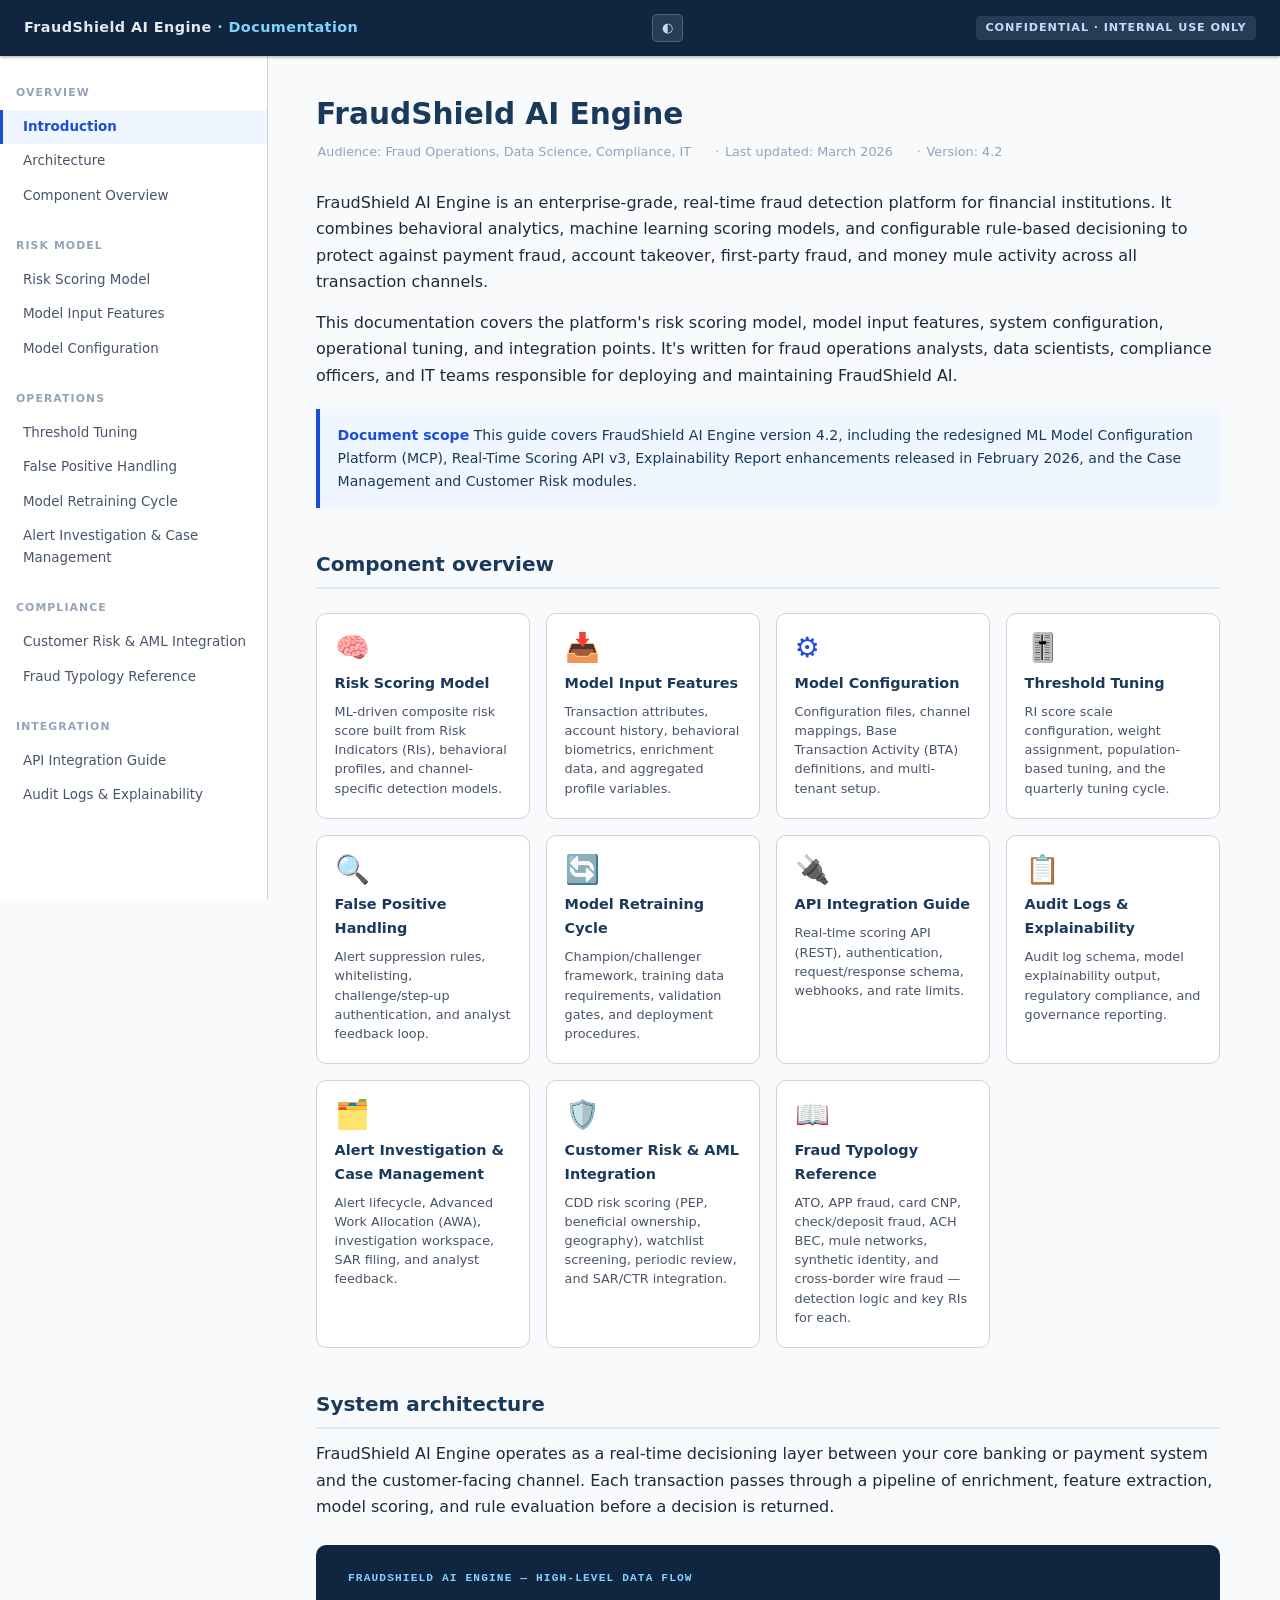
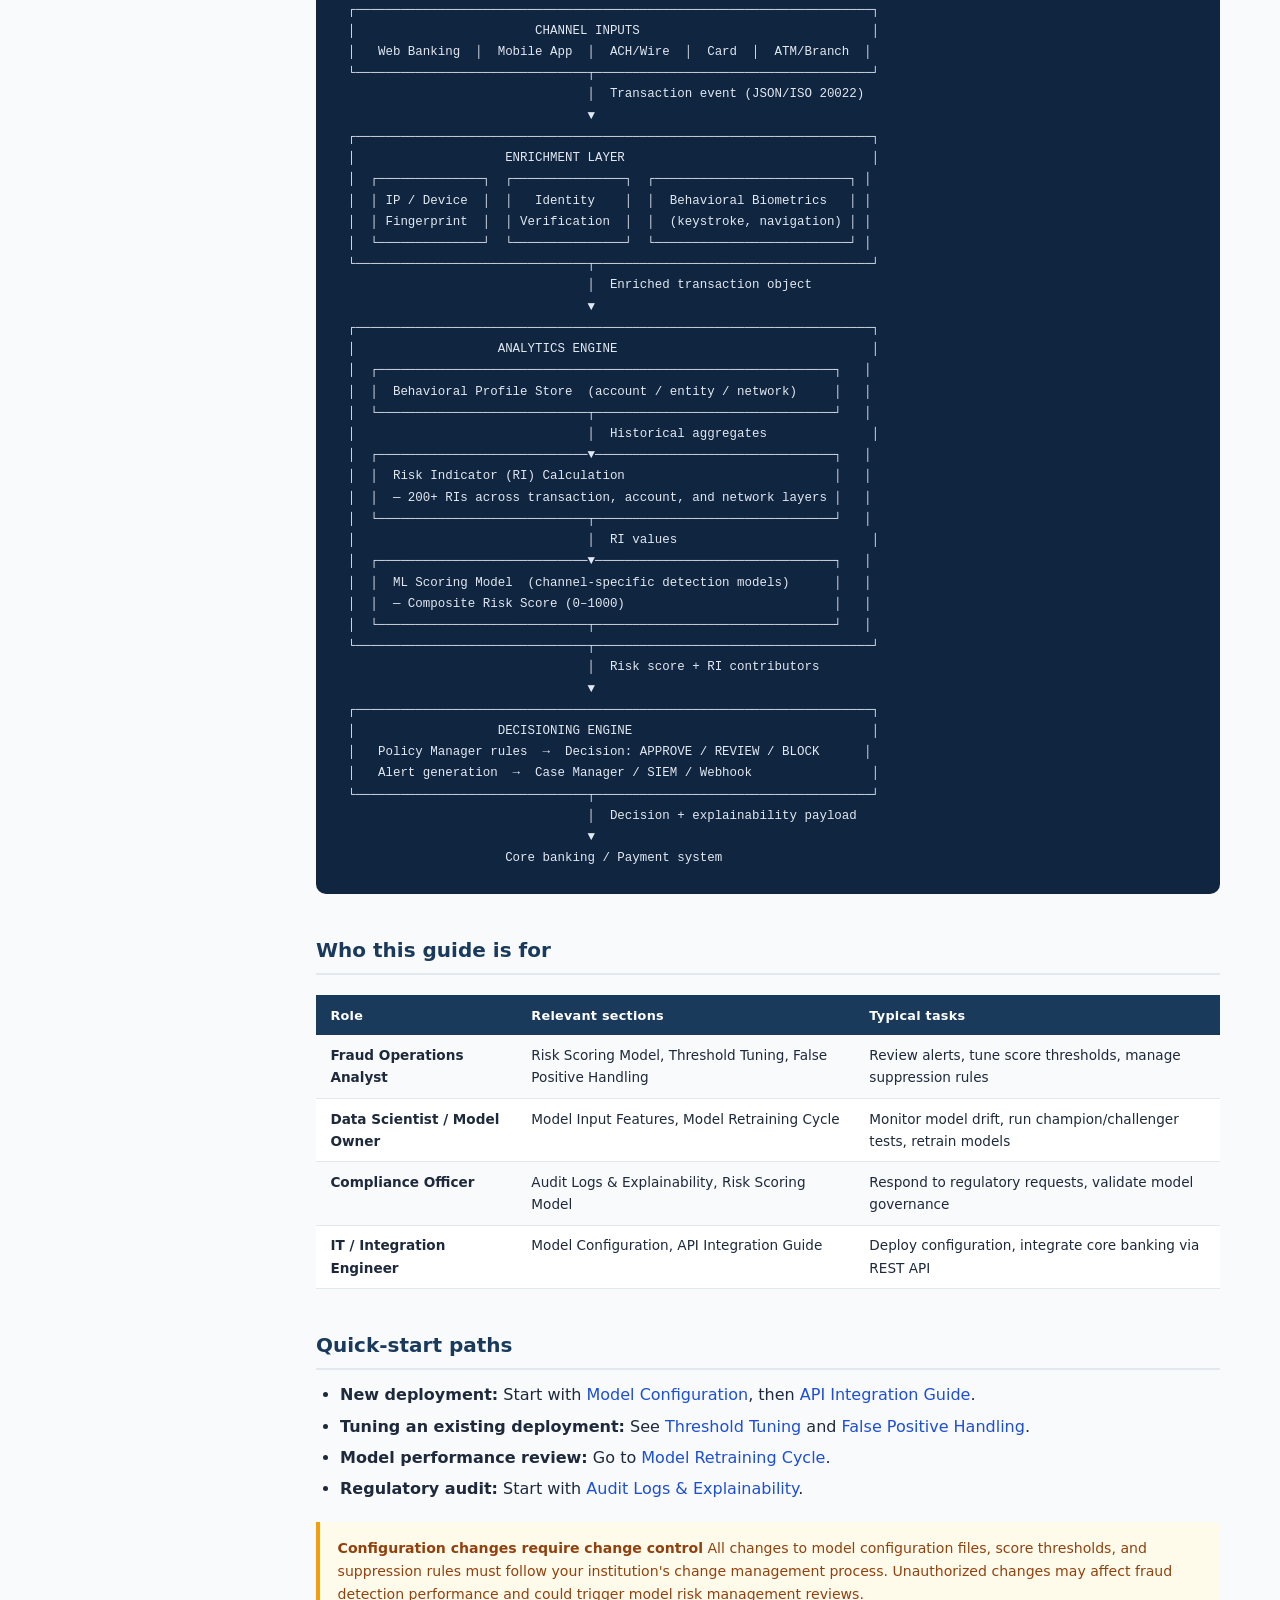
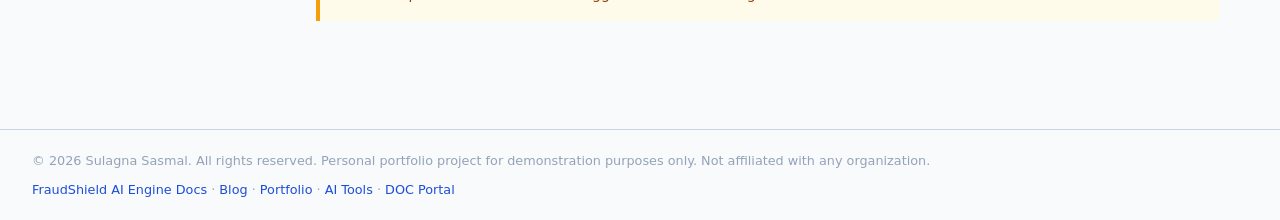
<file: index.html>
<!DOCTYPE html>
<html lang="en">
<head>
<meta charset="UTF-8">
<meta name="viewport" content="width=device-width, initial-scale=1.0">
<title>FraudShield AI Engine — Documentation</title>
<link rel="stylesheet" href="assets/style.css">
<link rel="icon" href="data:image/svg+xml,<svg xmlns='http://www.w3.org/2000/svg' viewBox='0 0 100 100'><text y='.9em' font-size='90'>🛡️</text></svg>">
<script>(function(){var t=localStorage.getItem("theme");if(t)document.documentElement.setAttribute("data-theme",t);else if(window.matchMedia("(prefers-color-scheme:dark)").matches)document.documentElement.setAttribute("data-theme","dark");else document.documentElement.setAttribute("data-theme","light");})()</script>
</head>
<body>

<!-- HEADER -->
<header class="site-header">
  <a class="header-brand" href="index.html">FraudShield AI Engine <span>· Documentation</span></a>
  <button class="theme-toggle" id="theme-toggle" aria-label="Toggle theme">&#9680;</button>
  <span class="header-badge">Confidential · Internal Use Only</span>
</header>

<!-- SIDEBAR -->
<nav class="sidebar">
  <div class="nav-section">Overview</div>
  <a href="index.html" class="active">Introduction</a>
  <a href="index.html#architecture">Architecture</a>
  <a href="index.html#components">Component Overview</a>

  <div class="nav-section">Risk Model</div>
  <a href="risk-model.html">Risk Scoring Model</a>
  <a href="model-inputs.html">Model Input Features</a>
  <a href="configuration.html">Model Configuration</a>

  <div class="nav-section">Operations</div>
  <a href="threshold-tuning.html">Threshold Tuning</a>
  <a href="false-positives.html">False Positive Handling</a>
  <a href="retraining.html">Model Retraining Cycle</a>
  <a href="case-management.html">Alert Investigation &amp; Case Management</a>

  <div class="nav-section">Compliance</div>
  <a href="customer-risk.html">Customer Risk &amp; AML Integration</a>
  <a href="fraud-typologies.html">Fraud Typology Reference</a>

  <div class="nav-section">Integration</div>
  <a href="api-integration.html">API Integration Guide</a>
  <a href="audit-explainability.html">Audit Logs &amp; Explainability</a>
</nav>

<!-- MAIN CONTENT -->
<main class="main">

  <h1>FraudShield AI Engine</h1>
  <p class="topic-meta">
    <span>Audience: Fraud Operations, Data Science, Compliance, IT</span>
    <span>Last updated: March 2026</span>
    <span>Version: 4.2</span>
  </p>

  <p>
    FraudShield AI Engine is an enterprise-grade, real-time fraud detection platform for financial institutions. It combines behavioral analytics, machine learning scoring models, and configurable rule-based decisioning to protect against payment fraud, account takeover, first-party fraud, and money mule activity across all transaction channels.
  </p>
  <p>
    This documentation covers the platform's risk scoring model, model input features, system configuration, operational tuning, and integration points. It's written for fraud operations analysts, data scientists, compliance officers, and IT teams responsible for deploying and maintaining FraudShield AI.
  </p>

  <div class="note">
    <strong>Document scope</strong>
    This guide covers FraudShield AI Engine version 4.2, including the redesigned ML Model Configuration Platform (MCP), Real-Time Scoring API v3, Explainability Report enhancements released in February 2026, and the Case Management and Customer Risk modules.
  </div>

  <!-- COMPONENT OVERVIEW CARDS -->
  <h2 id="components">Component overview</h2>

  <div class="card-grid">
    <a class="card" href="risk-model.html">
      <div class="card-icon">🧠</div>
      <div class="card-title">Risk Scoring Model</div>
      <div class="card-desc">ML-driven composite risk score built from Risk Indicators (RIs), behavioral profiles, and channel-specific detection models.</div>
    </a>
    <a class="card" href="model-inputs.html">
      <div class="card-icon">📥</div>
      <div class="card-title">Model Input Features</div>
      <div class="card-desc">Transaction attributes, account history, behavioral biometrics, enrichment data, and aggregated profile variables.</div>
    </a>
    <a class="card" href="configuration.html">
      <div class="card-icon">⚙️</div>
      <div class="card-title">Model Configuration</div>
      <div class="card-desc">Configuration files, channel mappings, Base Transaction Activity (BTA) definitions, and multi-tenant setup.</div>
    </a>
    <a class="card" href="threshold-tuning.html">
      <div class="card-icon">🎚️</div>
      <div class="card-title">Threshold Tuning</div>
      <div class="card-desc">RI score scale configuration, weight assignment, population-based tuning, and the quarterly tuning cycle.</div>
    </a>
    <a class="card" href="false-positives.html">
      <div class="card-icon">🔍</div>
      <div class="card-title">False Positive Handling</div>
      <div class="card-desc">Alert suppression rules, whitelisting, challenge/step-up authentication, and analyst feedback loop.</div>
    </a>
    <a class="card" href="retraining.html">
      <div class="card-icon">🔄</div>
      <div class="card-title">Model Retraining Cycle</div>
      <div class="card-desc">Champion/challenger framework, training data requirements, validation gates, and deployment procedures.</div>
    </a>
    <a class="card" href="api-integration.html">
      <div class="card-icon">🔌</div>
      <div class="card-title">API Integration Guide</div>
      <div class="card-desc">Real-time scoring API (REST), authentication, request/response schema, webhooks, and rate limits.</div>
    </a>
    <a class="card" href="audit-explainability.html">
      <div class="card-icon">📋</div>
      <div class="card-title">Audit Logs &amp; Explainability</div>
      <div class="card-desc">Audit log schema, model explainability output, regulatory compliance, and governance reporting.</div>
    </a>
    <a class="card" href="case-management.html">
      <div class="card-icon">🗂️</div>
      <div class="card-title">Alert Investigation &amp; Case Management</div>
      <div class="card-desc">Alert lifecycle, Advanced Work Allocation (AWA), investigation workspace, SAR filing, and analyst feedback.</div>
    </a>
    <a class="card" href="customer-risk.html">
      <div class="card-icon">🛡️</div>
      <div class="card-title">Customer Risk &amp; AML Integration</div>
      <div class="card-desc">CDD risk scoring (PEP, beneficial ownership, geography), watchlist screening, periodic review, and SAR/CTR integration.</div>
    </a>
    <a class="card" href="fraud-typologies.html">
      <div class="card-icon">📖</div>
      <div class="card-title">Fraud Typology Reference</div>
      <div class="card-desc">ATO, APP fraud, card CNP, check/deposit fraud, ACH BEC, mule networks, synthetic identity, and cross-border wire fraud — detection logic and key RIs for each.</div>
    </a>
  </div>

  <!-- ARCHITECTURE -->
  <h2 id="architecture">System architecture</h2>
  <p>
    FraudShield AI Engine operates as a real-time decisioning layer between your core banking or payment system and the customer-facing channel. Each transaction passes through a pipeline of enrichment, feature extraction, model scoring, and rule evaluation before a decision is returned.
  </p>

  <div class="arch-diagram">
    <div class="arch-title">FraudShield AI Engine — High-Level Data Flow</div>
<pre>
┌─────────────────────────────────────────────────────────────────────┐
│                        CHANNEL INPUTS                               │
│   Web Banking  │  Mobile App  │  ACH/Wire  │  Card  │  ATM/Branch  │
└───────────────────────────────┬─────────────────────────────────────┘
                                │  Transaction event (JSON/ISO 20022)
                                ▼
┌─────────────────────────────────────────────────────────────────────┐
│                    ENRICHMENT LAYER                                 │
│  ┌──────────────┐  ┌───────────────┐  ┌──────────────────────────┐ │
│  │ IP / Device  │  │   Identity    │  │  Behavioral Biometrics   │ │
│  │ Fingerprint  │  │ Verification  │  │  (keystroke, navigation) │ │
│  └──────────────┘  └───────────────┘  └──────────────────────────┘ │
└───────────────────────────────┬─────────────────────────────────────┘
                                │  Enriched transaction object
                                ▼
┌─────────────────────────────────────────────────────────────────────┐
│                   ANALYTICS ENGINE                                  │
│  ┌─────────────────────────────────────────────────────────────┐   │
│  │  Behavioral Profile Store  (account / entity / network)     │   │
│  └────────────────────────────┬────────────────────────────────┘   │
│                               │  Historical aggregates              │
│  ┌────────────────────────────▼────────────────────────────────┐   │
│  │  Risk Indicator (RI) Calculation                            │   │
│  │  — 200+ RIs across transaction, account, and network layers │   │
│  └────────────────────────────┬────────────────────────────────┘   │
│                               │  RI values                          │
│  ┌────────────────────────────▼────────────────────────────────┐   │
│  │  ML Scoring Model  (channel-specific detection models)      │   │
│  │  — Composite Risk Score (0–1000)                            │   │
│  └────────────────────────────┬────────────────────────────────┘   │
└───────────────────────────────┬─────────────────────────────────────┘
                                │  Risk score + RI contributors
                                ▼
┌─────────────────────────────────────────────────────────────────────┐
│                   DECISIONING ENGINE                                │
│   Policy Manager rules  →  Decision: APPROVE / REVIEW / BLOCK      │
│   Alert generation  →  Case Manager / SIEM / Webhook                │
└───────────────────────────────┬─────────────────────────────────────┘
                                │  Decision + explainability payload
                                ▼
                     Core banking / Payment system
</pre>
  </div>

  <!-- AUDIENCE -->
  <h2>Who this guide is for</h2>

  <div class="table-wrap">
    <table>
      <thead>
        <tr>
          <th>Role</th>
          <th>Relevant sections</th>
          <th>Typical tasks</th>
        </tr>
      </thead>
      <tbody>
        <tr>
          <td><strong>Fraud Operations Analyst</strong></td>
          <td>Risk Scoring Model, Threshold Tuning, False Positive Handling</td>
          <td>Review alerts, tune score thresholds, manage suppression rules</td>
        </tr>
        <tr>
          <td><strong>Data Scientist / Model Owner</strong></td>
          <td>Model Input Features, Model Retraining Cycle</td>
          <td>Monitor model drift, run champion/challenger tests, retrain models</td>
        </tr>
        <tr>
          <td><strong>Compliance Officer</strong></td>
          <td>Audit Logs &amp; Explainability, Risk Scoring Model</td>
          <td>Respond to regulatory requests, validate model governance</td>
        </tr>
        <tr>
          <td><strong>IT / Integration Engineer</strong></td>
          <td>Model Configuration, API Integration Guide</td>
          <td>Deploy configuration, integrate core banking via REST API</td>
        </tr>
      </tbody>
    </table>
  </div>

  <!-- QUICK LINKS -->
  <h2>Quick-start paths</h2>
  <ul>
    <li><strong>New deployment:</strong> Start with <a href="configuration.html">Model Configuration</a>, then <a href="api-integration.html">API Integration Guide</a>.</li>
    <li><strong>Tuning an existing deployment:</strong> See <a href="threshold-tuning.html">Threshold Tuning</a> and <a href="false-positives.html">False Positive Handling</a>.</li>
    <li><strong>Model performance review:</strong> Go to <a href="retraining.html">Model Retraining Cycle</a>.</li>
    <li><strong>Regulatory audit:</strong> Start with <a href="audit-explainability.html">Audit Logs &amp; Explainability</a>.</li>
  </ul>

  <div class="warning">
    <strong>Configuration changes require change control</strong>
    All changes to model configuration files, score thresholds, and suppression rules must follow your institution's change management process. Unauthorized changes may affect fraud detection performance and could trigger model risk management reviews.
  </div>

</main>
<footer class="doc-footer">
  <span>&copy; <span id="footer-yr"></span> Sulagna Sasmal. All rights reserved. Personal portfolio project for demonstration purposes only. Not affiliated with any organization.</span>
  <span><a href="index.html">FraudShield AI Engine Docs</a> · <a href="https://sulagnasasmal.github.io/blog/" target="_blank" rel="noopener">Blog</a> · <a href="https://sulagnasasmal.com/" target="_blank" rel="noopener">Portfolio</a> · <a href="https://sulagnasasmal.github.io/ai-doc-tools/" target="_blank" rel="noopener">AI Tools</a> · <a href="https://sulagnasasmal.github.io/doc-portal/" target="_blank" rel="noopener">DOC Portal</a></span>
</footer>
<script>var e=document.getElementById("footer-yr");if(e)e.textContent=new Date().getFullYear();</script>
<script>(function(){var btn=document.getElementById("theme-toggle");if(!btn)return;function upd(){btn.textContent=document.documentElement.getAttribute("data-theme")==="dark"?"☀":"◐";}upd();btn.addEventListener("click",function(){var n=document.documentElement.getAttribute("data-theme")==="dark"?"light":"dark";document.documentElement.setAttribute("data-theme",n);localStorage.setItem("theme",n);upd();});})()</script>
</body>
</html>
</file>
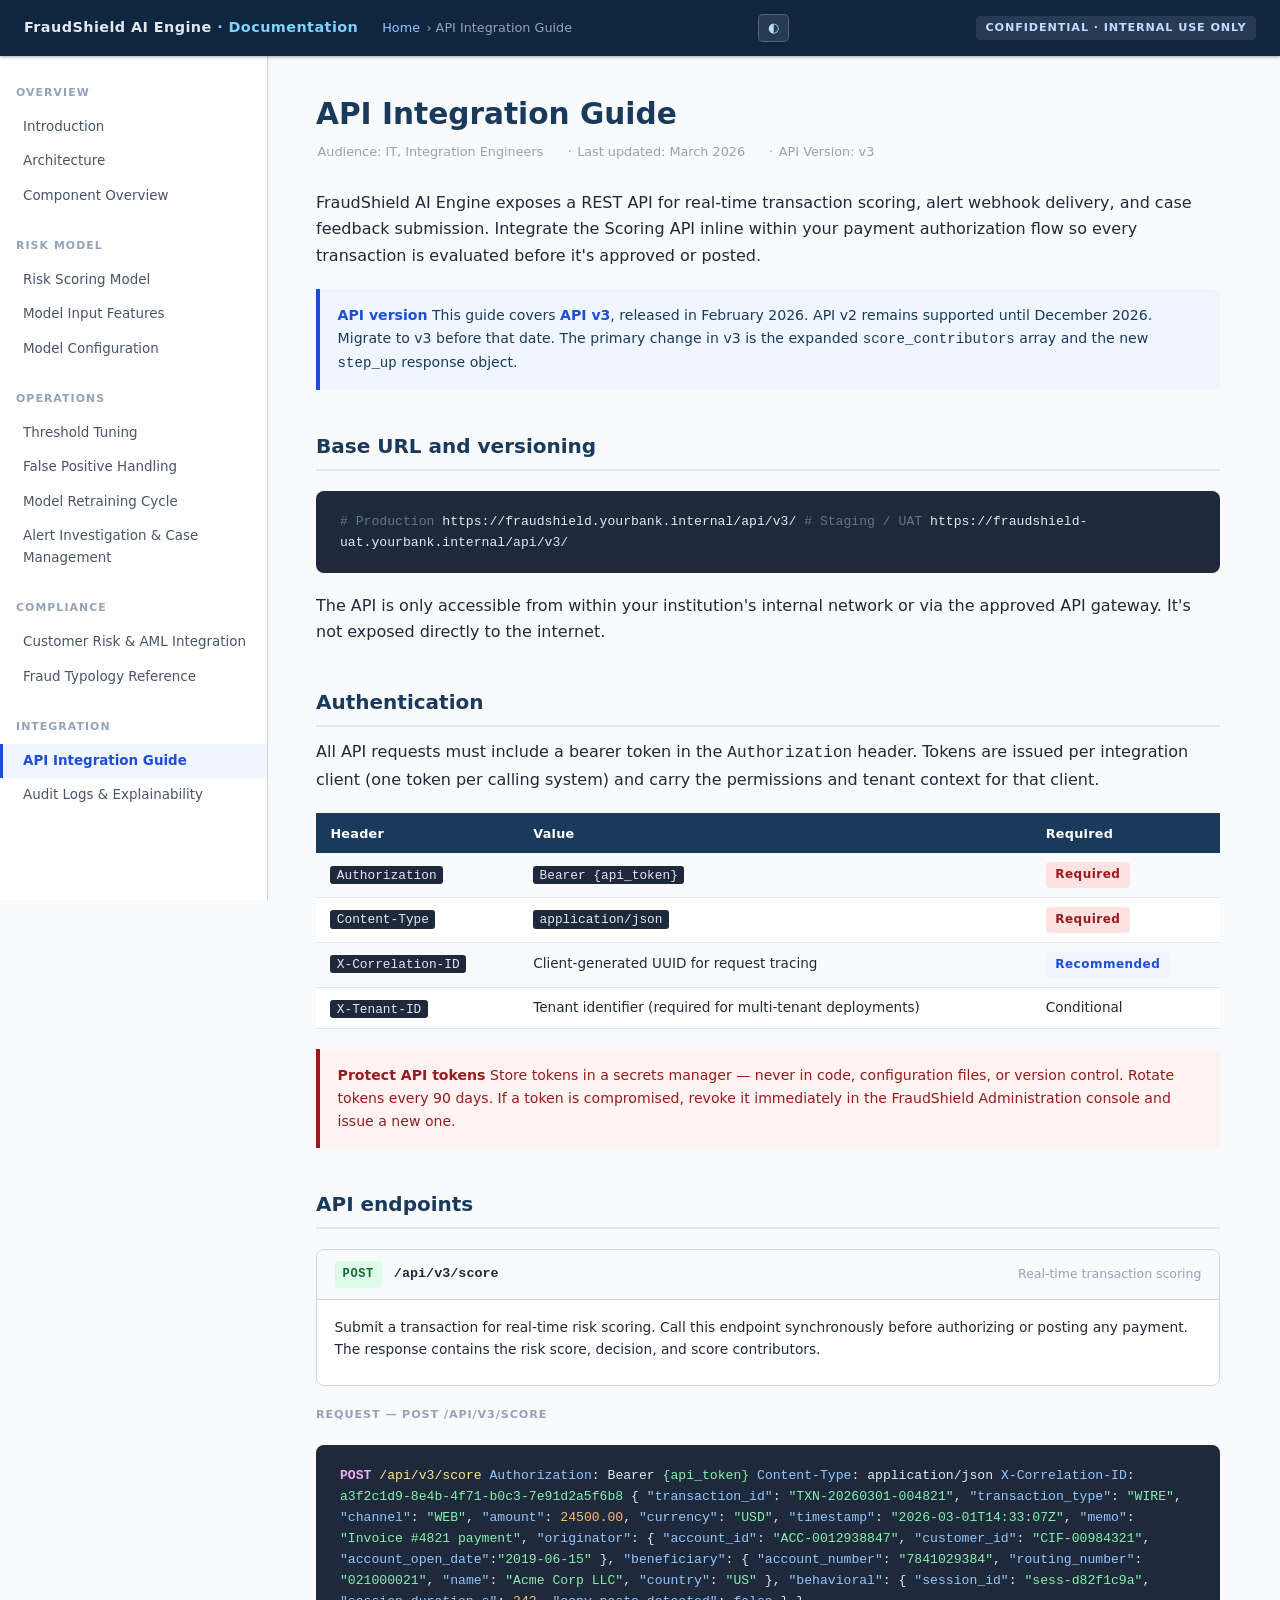
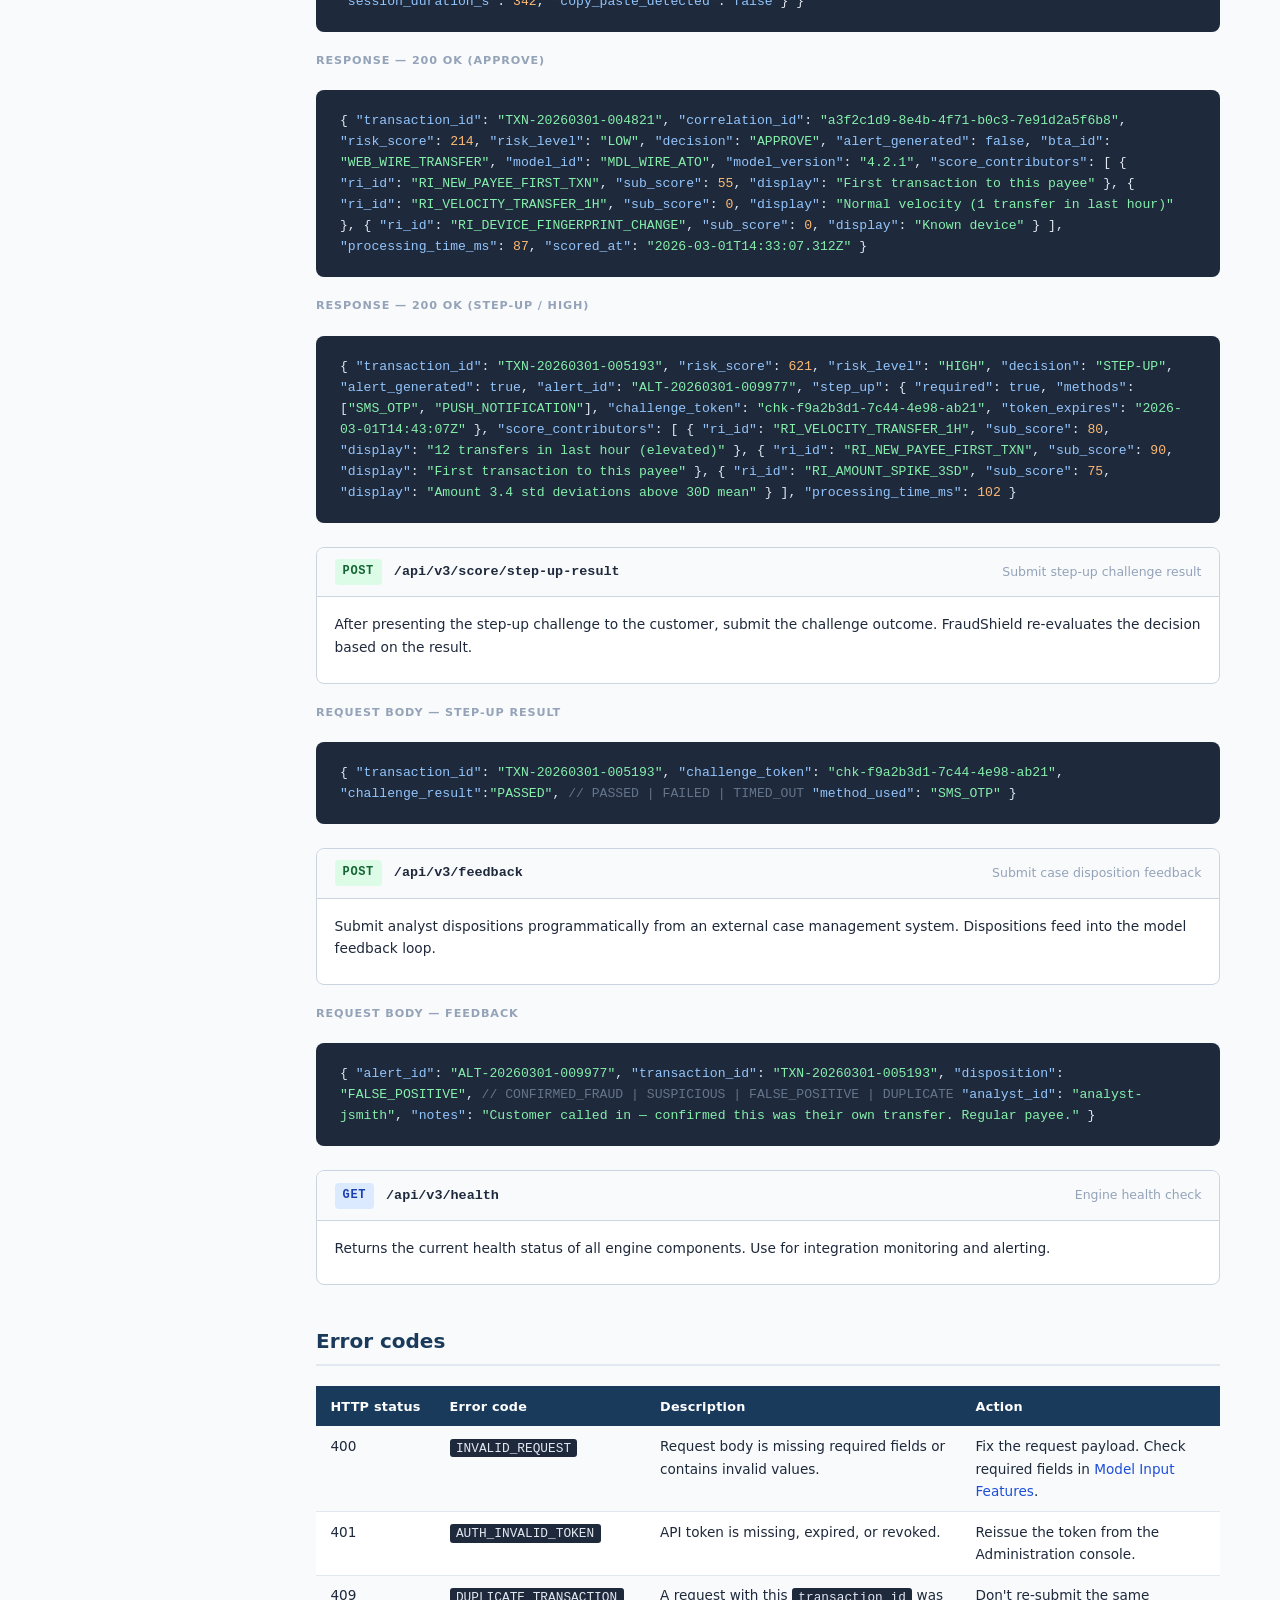
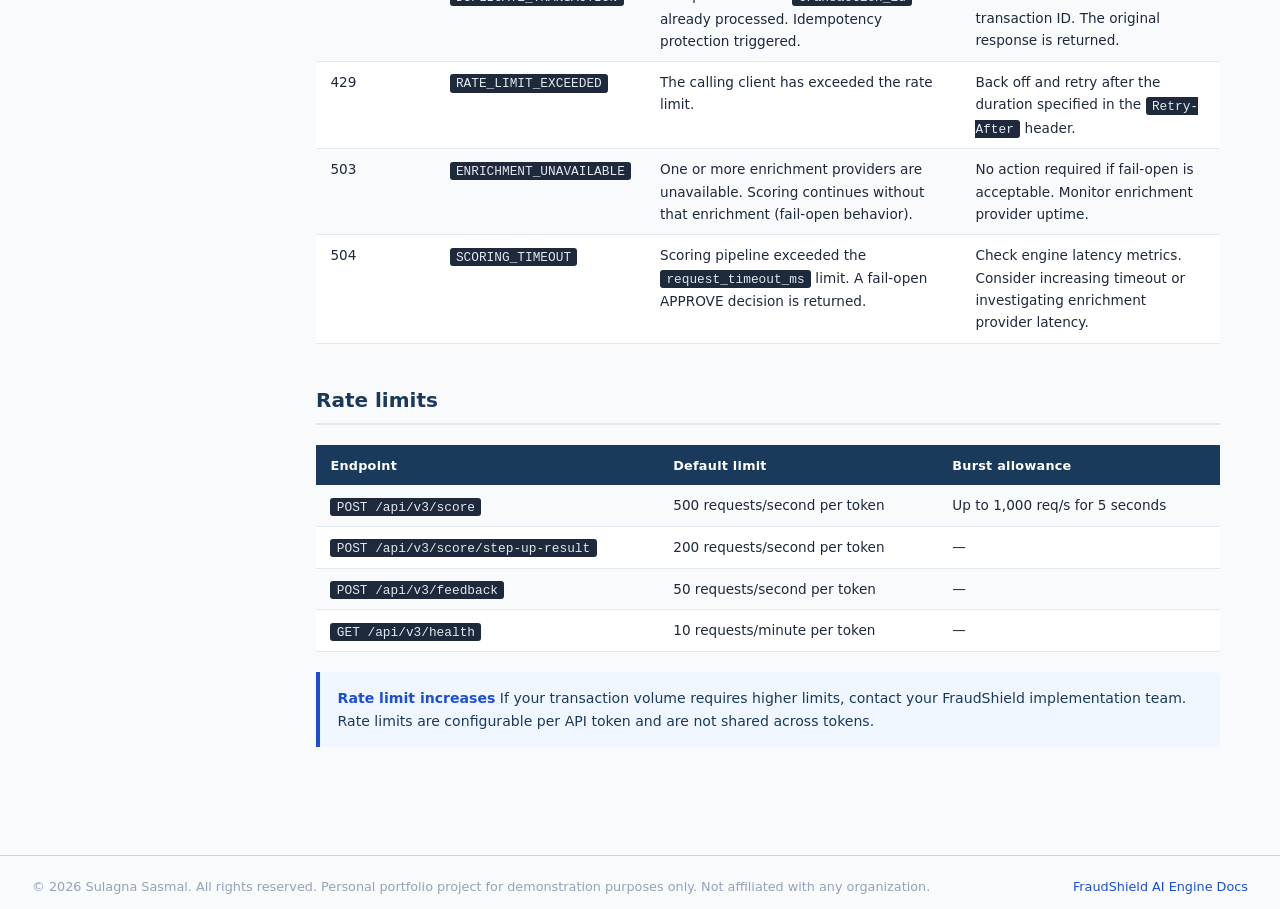
<file: api-integration.html>
<!DOCTYPE html>
<html lang="en">
<head>
<meta charset="UTF-8">
<meta name="viewport" content="width=device-width, initial-scale=1.0">
<title>API Integration Guide — FraudShield AI Engine</title>
<link rel="stylesheet" href="assets/style.css">
<script>(function(){var t=localStorage.getItem("theme");if(t)document.documentElement.setAttribute("data-theme",t);else if(window.matchMedia("(prefers-color-scheme:dark)").matches)document.documentElement.setAttribute("data-theme","dark");else document.documentElement.setAttribute("data-theme","light");})()</script>
</head>
<body>

<header class="site-header">
  <a class="header-brand" href="index.html">FraudShield AI Engine <span>· Documentation</span></a>
  <div class="header-breadcrumb">
    <a href="index.html">Home</a> › API Integration Guide
  </div>
  <button class="theme-toggle" id="theme-toggle" aria-label="Toggle theme">&#9680;</button>
  <span class="header-badge">Confidential · Internal Use Only</span>
</header>

<nav class="sidebar">
  <div class="nav-section">Overview</div>
  <a href="index.html">Introduction</a>
  <a href="index.html#architecture">Architecture</a>
  <a href="index.html#components">Component Overview</a>

  <div class="nav-section">Risk Model</div>
  <a href="risk-model.html">Risk Scoring Model</a>
  <a href="model-inputs.html">Model Input Features</a>
  <a href="configuration.html">Model Configuration</a>

  <div class="nav-section">Operations</div>
  <a href="threshold-tuning.html">Threshold Tuning</a>
  <a href="false-positives.html">False Positive Handling</a>
  <a href="retraining.html">Model Retraining Cycle</a>
  <a href="case-management.html">Alert Investigation &amp; Case Management</a>

  <div class="nav-section">Compliance</div>
  <a href="customer-risk.html">Customer Risk &amp; AML Integration</a>
  <a href="fraud-typologies.html">Fraud Typology Reference</a>

  <div class="nav-section">Integration</div>
  <a href="api-integration.html" class="active">API Integration Guide</a>
  <a href="audit-explainability.html">Audit Logs &amp; Explainability</a>
</nav>

<main class="main">

  <h1>API Integration Guide</h1>
  <p class="topic-meta">
    <span>Audience: IT, Integration Engineers</span>
    <span>Last updated: March 2026</span>
    <span>API Version: v3</span>
  </p>

  <p>
    FraudShield AI Engine exposes a REST API for real-time transaction scoring, alert webhook delivery, and case feedback submission. Integrate the Scoring API inline within your payment authorization flow so every transaction is evaluated before it's approved or posted.
  </p>

  <div class="note">
    <strong>API version</strong>
    This guide covers <strong>API v3</strong>, released in February 2026. API v2 remains supported until December 2026. Migrate to v3 before that date. The primary change in v3 is the expanded <code>score_contributors</code> array and the new <code>step_up</code> response object.
  </div>

  <!-- BASE URL -->
  <h2 id="base-url">Base URL and versioning</h2>

  <div class="code-block">
<span class="c-cmt"># Production</span>
https://fraudshield.yourbank.internal/api/v3/

<span class="c-cmt"># Staging / UAT</span>
https://fraudshield-uat.yourbank.internal/api/v3/
  </div>

  <p>
    The API is only accessible from within your institution's internal network or via the approved API gateway. It's not exposed directly to the internet.
  </p>

  <!-- AUTHENTICATION -->
  <h2 id="authentication">Authentication</h2>
  <p>
    All API requests must include a bearer token in the <code>Authorization</code> header. Tokens are issued per integration client (one token per calling system) and carry the permissions and tenant context for that client.
  </p>

  <div class="table-wrap">
    <table>
      <thead>
        <tr>
          <th>Header</th>
          <th>Value</th>
          <th>Required</th>
        </tr>
      </thead>
      <tbody>
        <tr>
          <td><code>Authorization</code></td>
          <td><code>Bearer {api_token}</code></td>
          <td><span class="score-badge badge-high">Required</span></td>
        </tr>
        <tr>
          <td><code>Content-Type</code></td>
          <td><code>application/json</code></td>
          <td><span class="score-badge badge-high">Required</span></td>
        </tr>
        <tr>
          <td><code>X-Correlation-ID</code></td>
          <td>Client-generated UUID for request tracing</td>
          <td><span class="score-badge badge-info">Recommended</span></td>
        </tr>
        <tr>
          <td><code>X-Tenant-ID</code></td>
          <td>Tenant identifier (required for multi-tenant deployments)</td>
          <td>Conditional</td>
        </tr>
      </tbody>
    </table>
  </div>

  <div class="caution">
    <strong>Protect API tokens</strong>
    Store tokens in a secrets manager — never in code, configuration files, or version control. Rotate tokens every 90 days. If a token is compromised, revoke it immediately in the FraudShield Administration console and issue a new one.
  </div>

  <!-- ENDPOINTS -->
  <h2 id="endpoints">API endpoints</h2>

  <!-- SCORE -->
  <div class="endpoint">
    <div class="endpoint-header">
      <span class="method method-post">POST</span>
      <span class="endpoint-path">/api/v3/score</span>
      <span class="endpoint-desc">Real-time transaction scoring</span>
    </div>
    <div class="endpoint-body">
      <p>Submit a transaction for real-time risk scoring. Call this endpoint synchronously before authorizing or posting any payment. The response contains the risk score, decision, and score contributors.</p>
    </div>
  </div>

  <div class="code-label">Request — POST /api/v3/score</div>
  <div class="code-block">
<span class="c-verb">POST</span> <span class="c-url">/api/v3/score</span>
<span class="c-key">Authorization</span>: Bearer <span class="c-str">{api_token}</span>
<span class="c-key">Content-Type</span>: application/json
<span class="c-key">X-Correlation-ID</span>: <span class="c-str">a3f2c1d9-8e4b-4f71-b0c3-7e91d2a5f6b8</span>

{
  <span class="c-key">"transaction_id"</span>:    <span class="c-str">"TXN-20260301-004821"</span>,
  <span class="c-key">"transaction_type"</span>:  <span class="c-str">"WIRE"</span>,
  <span class="c-key">"channel"</span>:           <span class="c-str">"WEB"</span>,
  <span class="c-key">"amount"</span>:            <span class="c-num">24500.00</span>,
  <span class="c-key">"currency"</span>:          <span class="c-str">"USD"</span>,
  <span class="c-key">"timestamp"</span>:         <span class="c-str">"2026-03-01T14:33:07Z"</span>,
  <span class="c-key">"memo"</span>:              <span class="c-str">"Invoice #4821 payment"</span>,
  <span class="c-key">"originator"</span>: {
    <span class="c-key">"account_id"</span>:       <span class="c-str">"ACC-0012938847"</span>,
    <span class="c-key">"customer_id"</span>:      <span class="c-str">"CIF-00984321"</span>,
    <span class="c-key">"account_open_date"</span>:<span class="c-str">"2019-06-15"</span>
  },
  <span class="c-key">"beneficiary"</span>: {
    <span class="c-key">"account_number"</span>:   <span class="c-str">"7841029384"</span>,
    <span class="c-key">"routing_number"</span>:   <span class="c-str">"021000021"</span>,
    <span class="c-key">"name"</span>:             <span class="c-str">"Acme Corp LLC"</span>,
    <span class="c-key">"country"</span>:          <span class="c-str">"US"</span>
  },
  <span class="c-key">"behavioral"</span>: {
    <span class="c-key">"session_id"</span>:           <span class="c-str">"sess-d82f1c9a"</span>,
    <span class="c-key">"session_duration_s"</span>:   <span class="c-num">342</span>,
    <span class="c-key">"copy_paste_detected"</span>:  <span class="c-key">false</span>
  }
}
  </div>

  <div class="code-label">Response — 200 OK (APPROVE)</div>
  <div class="code-block">
{
  <span class="c-key">"transaction_id"</span>:    <span class="c-str">"TXN-20260301-004821"</span>,
  <span class="c-key">"correlation_id"</span>:    <span class="c-str">"a3f2c1d9-8e4b-4f71-b0c3-7e91d2a5f6b8"</span>,
  <span class="c-key">"risk_score"</span>:        <span class="c-num">214</span>,
  <span class="c-key">"risk_level"</span>:        <span class="c-str">"LOW"</span>,
  <span class="c-key">"decision"</span>:          <span class="c-str">"APPROVE"</span>,
  <span class="c-key">"alert_generated"</span>:   <span class="c-key">false</span>,
  <span class="c-key">"bta_id"</span>:            <span class="c-str">"WEB_WIRE_TRANSFER"</span>,
  <span class="c-key">"model_id"</span>:          <span class="c-str">"MDL_WIRE_ATO"</span>,
  <span class="c-key">"model_version"</span>:     <span class="c-str">"4.2.1"</span>,
  <span class="c-key">"score_contributors"</span>: [
    { <span class="c-key">"ri_id"</span>: <span class="c-str">"RI_NEW_PAYEE_FIRST_TXN"</span>,     <span class="c-key">"sub_score"</span>: <span class="c-num">55</span>, <span class="c-key">"display"</span>: <span class="c-str">"First transaction to this payee"</span> },
    { <span class="c-key">"ri_id"</span>: <span class="c-str">"RI_VELOCITY_TRANSFER_1H"</span>,     <span class="c-key">"sub_score"</span>: <span class="c-num">0</span>,  <span class="c-key">"display"</span>: <span class="c-str">"Normal velocity (1 transfer in last hour)"</span> },
    { <span class="c-key">"ri_id"</span>: <span class="c-str">"RI_DEVICE_FINGERPRINT_CHANGE"</span>, <span class="c-key">"sub_score"</span>: <span class="c-num">0</span>,  <span class="c-key">"display"</span>: <span class="c-str">"Known device"</span> }
  ],
  <span class="c-key">"processing_time_ms"</span>: <span class="c-num">87</span>,
  <span class="c-key">"scored_at"</span>:         <span class="c-str">"2026-03-01T14:33:07.312Z"</span>
}
  </div>

  <div class="code-label">Response — 200 OK (STEP-UP / HIGH)</div>
  <div class="code-block">
{
  <span class="c-key">"transaction_id"</span>:    <span class="c-str">"TXN-20260301-005193"</span>,
  <span class="c-key">"risk_score"</span>:        <span class="c-num">621</span>,
  <span class="c-key">"risk_level"</span>:        <span class="c-str">"HIGH"</span>,
  <span class="c-key">"decision"</span>:          <span class="c-str">"STEP-UP"</span>,
  <span class="c-key">"alert_generated"</span>:   <span class="c-key">true</span>,
  <span class="c-key">"alert_id"</span>:          <span class="c-str">"ALT-20260301-009977"</span>,
  <span class="c-key">"step_up"</span>: {
    <span class="c-key">"required"</span>:         <span class="c-key">true</span>,
    <span class="c-key">"methods"</span>:          [<span class="c-str">"SMS_OTP"</span>, <span class="c-str">"PUSH_NOTIFICATION"</span>],
    <span class="c-key">"challenge_token"</span>:  <span class="c-str">"chk-f9a2b3d1-7c44-4e98-ab21"</span>,
    <span class="c-key">"token_expires"</span>:    <span class="c-str">"2026-03-01T14:43:07Z"</span>
  },
  <span class="c-key">"score_contributors"</span>: [
    { <span class="c-key">"ri_id"</span>: <span class="c-str">"RI_VELOCITY_TRANSFER_1H"</span>,  <span class="c-key">"sub_score"</span>: <span class="c-num">80</span>, <span class="c-key">"display"</span>: <span class="c-str">"12 transfers in last hour (elevated)"</span> },
    { <span class="c-key">"ri_id"</span>: <span class="c-str">"RI_NEW_PAYEE_FIRST_TXN"</span>,    <span class="c-key">"sub_score"</span>: <span class="c-num">90</span>, <span class="c-key">"display"</span>: <span class="c-str">"First transaction to this payee"</span> },
    { <span class="c-key">"ri_id"</span>: <span class="c-str">"RI_AMOUNT_SPIKE_3SD"</span>,       <span class="c-key">"sub_score"</span>: <span class="c-num">75</span>, <span class="c-key">"display"</span>: <span class="c-str">"Amount 3.4 std deviations above 30D mean"</span> }
  ],
  <span class="c-key">"processing_time_ms"</span>: <span class="c-num">102</span>
}
  </div>

  <!-- STEP-UP CONFIRMATION -->
  <div class="endpoint" style="margin-top:1.5rem;">
    <div class="endpoint-header">
      <span class="method method-post">POST</span>
      <span class="endpoint-path">/api/v3/score/step-up-result</span>
      <span class="endpoint-desc">Submit step-up challenge result</span>
    </div>
    <div class="endpoint-body">
      <p>After presenting the step-up challenge to the customer, submit the challenge outcome. FraudShield re-evaluates the decision based on the result.</p>
    </div>
  </div>

  <div class="code-label">Request body — step-up result</div>
  <div class="code-block">
{
  <span class="c-key">"transaction_id"</span>:  <span class="c-str">"TXN-20260301-005193"</span>,
  <span class="c-key">"challenge_token"</span>: <span class="c-str">"chk-f9a2b3d1-7c44-4e98-ab21"</span>,
  <span class="c-key">"challenge_result"</span>:<span class="c-str">"PASSED"</span>,   <span class="c-cmt">// PASSED | FAILED | TIMED_OUT</span>
  <span class="c-key">"method_used"</span>:     <span class="c-str">"SMS_OTP"</span>
}
  </div>

  <!-- CASE FEEDBACK -->
  <div class="endpoint" style="margin-top:1.5rem;">
    <div class="endpoint-header">
      <span class="method method-post">POST</span>
      <span class="endpoint-path">/api/v3/feedback</span>
      <span class="endpoint-desc">Submit case disposition feedback</span>
    </div>
    <div class="endpoint-body">
      <p>Submit analyst dispositions programmatically from an external case management system. Dispositions feed into the model feedback loop.</p>
    </div>
  </div>

  <div class="code-label">Request body — feedback</div>
  <div class="code-block">
{
  <span class="c-key">"alert_id"</span>:       <span class="c-str">"ALT-20260301-009977"</span>,
  <span class="c-key">"transaction_id"</span>: <span class="c-str">"TXN-20260301-005193"</span>,
  <span class="c-key">"disposition"</span>:    <span class="c-str">"FALSE_POSITIVE"</span>,  <span class="c-cmt">// CONFIRMED_FRAUD | SUSPICIOUS | FALSE_POSITIVE | DUPLICATE</span>
  <span class="c-key">"analyst_id"</span>:     <span class="c-str">"analyst-jsmith"</span>,
  <span class="c-key">"notes"</span>:          <span class="c-str">"Customer called in — confirmed this was their own transfer. Regular payee."</span>
}
  </div>

  <!-- HEALTH -->
  <div class="endpoint" style="margin-top:1.5rem;">
    <div class="endpoint-header">
      <span class="method method-get">GET</span>
      <span class="endpoint-path">/api/v3/health</span>
      <span class="endpoint-desc">Engine health check</span>
    </div>
    <div class="endpoint-body">
      <p>Returns the current health status of all engine components. Use for integration monitoring and alerting.</p>
    </div>
  </div>

  <!-- ERROR CODES -->
  <h2 id="error-codes">Error codes</h2>

  <div class="table-wrap">
    <table>
      <thead>
        <tr>
          <th>HTTP status</th>
          <th>Error code</th>
          <th>Description</th>
          <th>Action</th>
        </tr>
      </thead>
      <tbody>
        <tr>
          <td>400</td>
          <td><code>INVALID_REQUEST</code></td>
          <td>Request body is missing required fields or contains invalid values.</td>
          <td>Fix the request payload. Check required fields in <a href="model-inputs.html">Model Input Features</a>.</td>
        </tr>
        <tr>
          <td>401</td>
          <td><code>AUTH_INVALID_TOKEN</code></td>
          <td>API token is missing, expired, or revoked.</td>
          <td>Reissue the token from the Administration console.</td>
        </tr>
        <tr>
          <td>409</td>
          <td><code>DUPLICATE_TRANSACTION</code></td>
          <td>A request with this <code>transaction_id</code> was already processed. Idempotency protection triggered.</td>
          <td>Don't re-submit the same transaction ID. The original response is returned.</td>
        </tr>
        <tr>
          <td>429</td>
          <td><code>RATE_LIMIT_EXCEEDED</code></td>
          <td>The calling client has exceeded the rate limit.</td>
          <td>Back off and retry after the duration specified in the <code>Retry-After</code> header.</td>
        </tr>
        <tr>
          <td>503</td>
          <td><code>ENRICHMENT_UNAVAILABLE</code></td>
          <td>One or more enrichment providers are unavailable. Scoring continues without that enrichment (fail-open behavior).</td>
          <td>No action required if fail-open is acceptable. Monitor enrichment provider uptime.</td>
        </tr>
        <tr>
          <td>504</td>
          <td><code>SCORING_TIMEOUT</code></td>
          <td>Scoring pipeline exceeded the <code>request_timeout_ms</code> limit. A fail-open APPROVE decision is returned.</td>
          <td>Check engine latency metrics. Consider increasing timeout or investigating enrichment provider latency.</td>
        </tr>
      </tbody>
    </table>
  </div>

  <!-- RATE LIMITS -->
  <h2 id="rate-limits">Rate limits</h2>

  <div class="table-wrap">
    <table>
      <thead>
        <tr>
          <th>Endpoint</th>
          <th>Default limit</th>
          <th>Burst allowance</th>
        </tr>
      </thead>
      <tbody>
        <tr>
          <td><code>POST /api/v3/score</code></td>
          <td>500 requests/second per token</td>
          <td>Up to 1,000 req/s for 5 seconds</td>
        </tr>
        <tr>
          <td><code>POST /api/v3/score/step-up-result</code></td>
          <td>200 requests/second per token</td>
          <td>—</td>
        </tr>
        <tr>
          <td><code>POST /api/v3/feedback</code></td>
          <td>50 requests/second per token</td>
          <td>—</td>
        </tr>
        <tr>
          <td><code>GET /api/v3/health</code></td>
          <td>10 requests/minute per token</td>
          <td>—</td>
        </tr>
      </tbody>
    </table>
  </div>

  <div class="note">
    <strong>Rate limit increases</strong>
    If your transaction volume requires higher limits, contact your FraudShield implementation team. Rate limits are configurable per API token and are not shared across tokens.
  </div>

</main>
<footer class="doc-footer">
  <span>&copy; <span id="footer-yr"></span> Sulagna Sasmal. All rights reserved. Personal portfolio project for demonstration purposes only. Not affiliated with any organization.</span>
  <span><a href="index.html">FraudShield AI Engine Docs</a></span>
</footer>
<script>var e=document.getElementById("footer-yr");if(e)e.textContent=new Date().getFullYear();</script>
<script>(function(){var btn=document.getElementById("theme-toggle");if(!btn)return;function upd(){btn.textContent=document.documentElement.getAttribute("data-theme")==="dark"?"☀":"◐";}upd();btn.addEventListener("click",function(){var n=document.documentElement.getAttribute("data-theme")==="dark"?"light":"dark";document.documentElement.setAttribute("data-theme",n);localStorage.setItem("theme",n);upd();});})()</script>
</body>
</html>
</file>
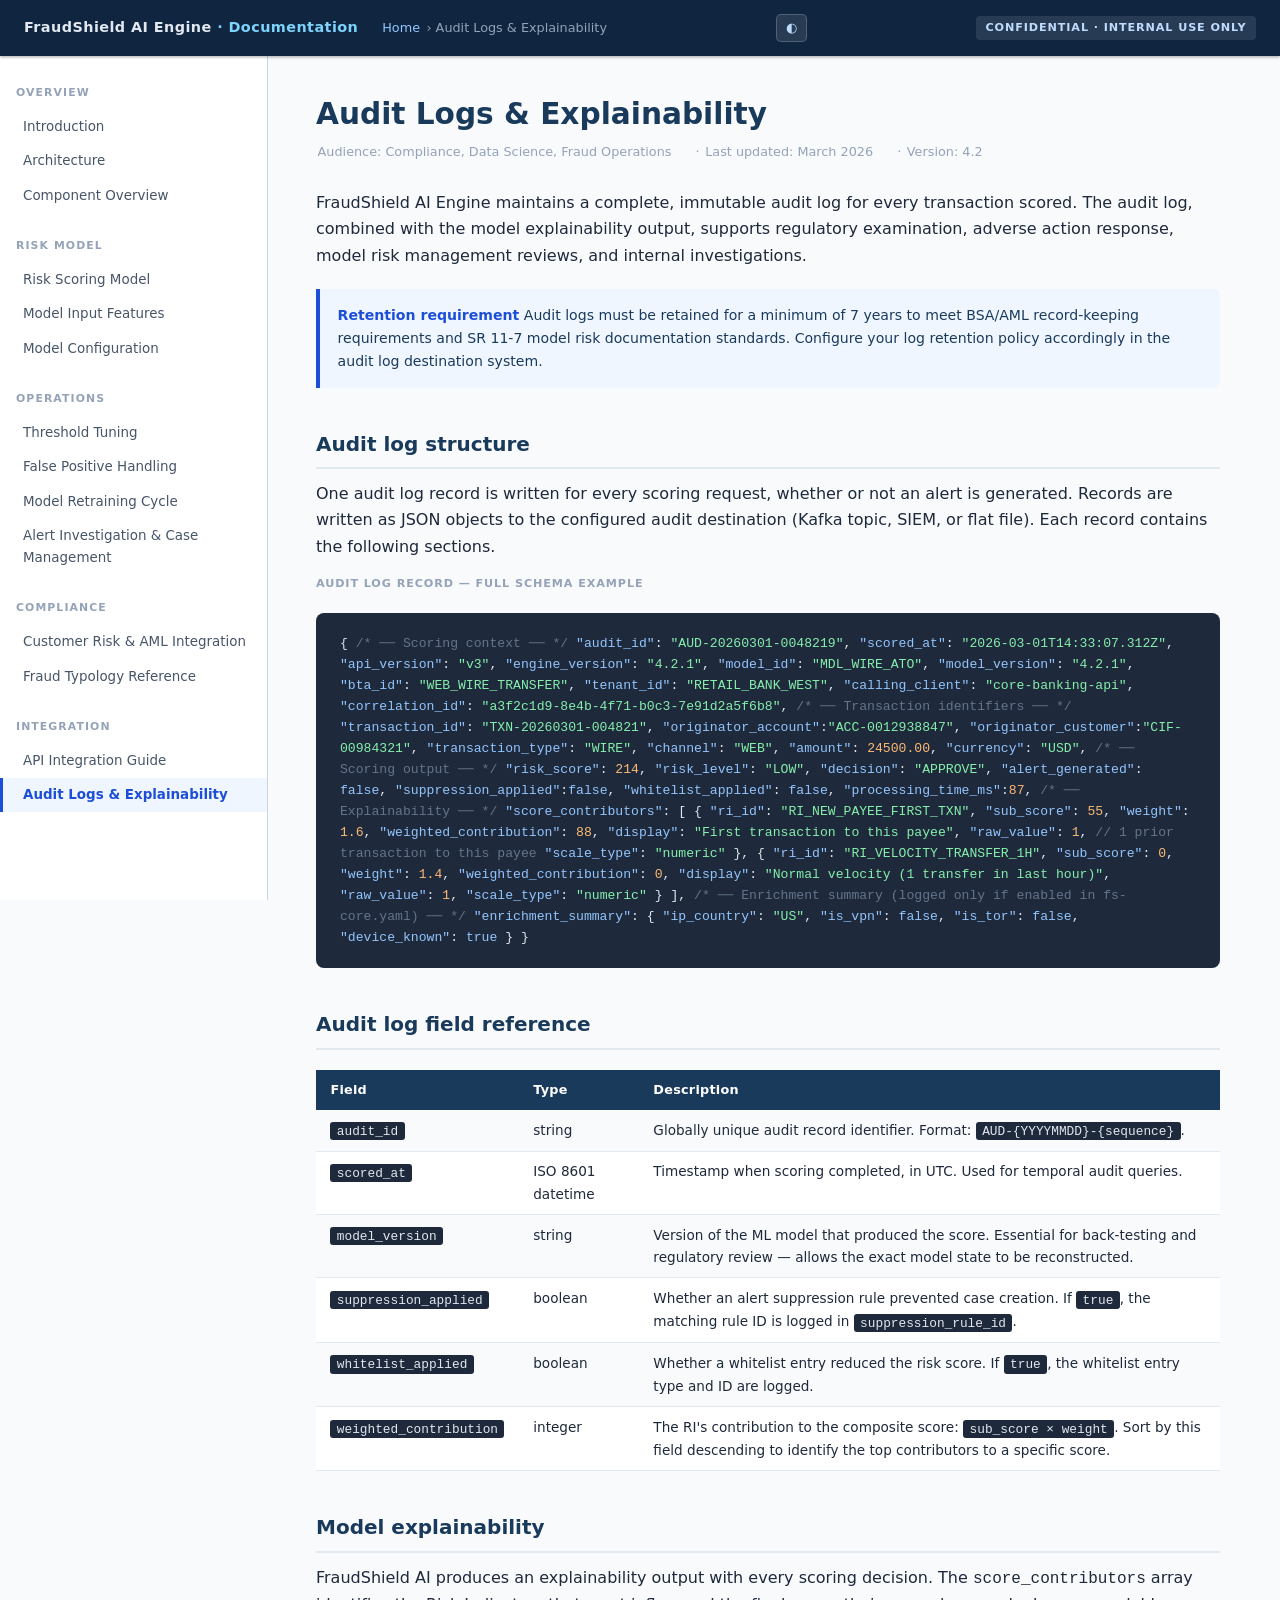
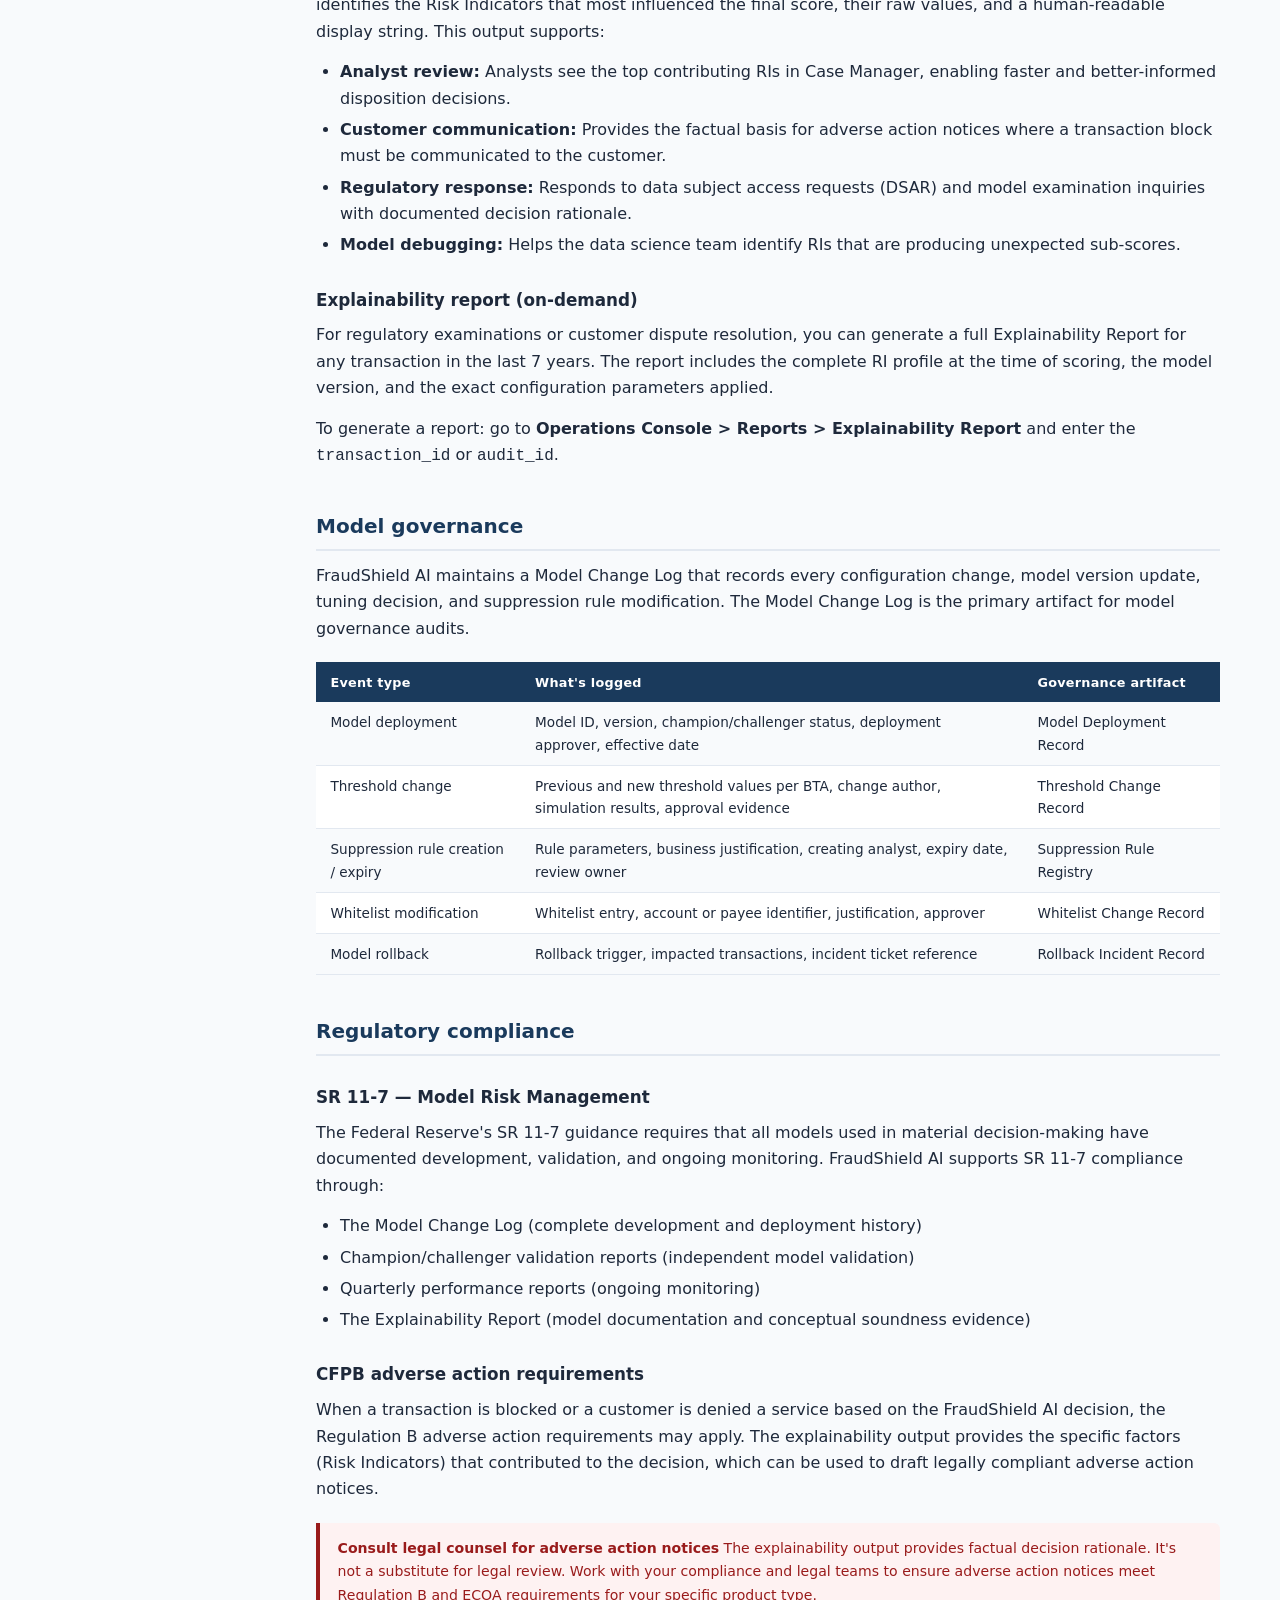
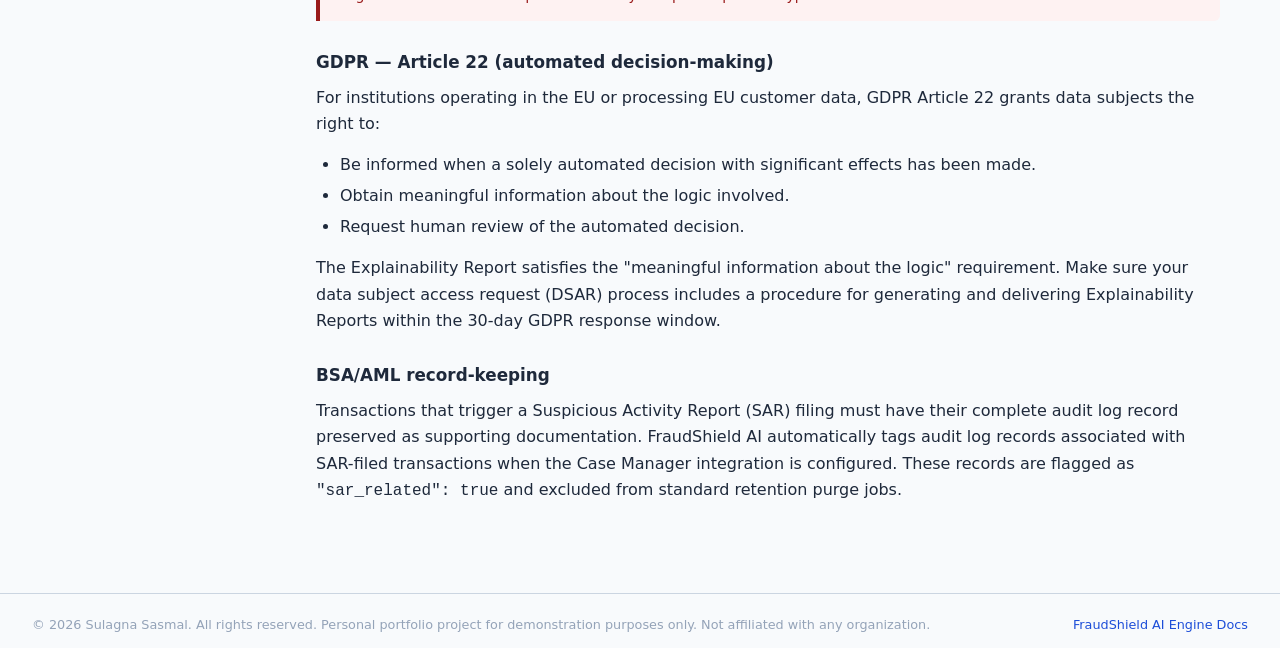
<file: audit-explainability.html>
<!DOCTYPE html>
<html lang="en">
<head>
<meta charset="UTF-8">
<meta name="viewport" content="width=device-width, initial-scale=1.0">
<title>Audit Logs &amp; Explainability — FraudShield AI Engine</title>
<link rel="stylesheet" href="assets/style.css">
<script>(function(){var t=localStorage.getItem("theme");if(t)document.documentElement.setAttribute("data-theme",t);else if(window.matchMedia("(prefers-color-scheme:dark)").matches)document.documentElement.setAttribute("data-theme","dark");else document.documentElement.setAttribute("data-theme","light");})()</script>
</head>
<body>

<header class="site-header">
  <a class="header-brand" href="index.html">FraudShield AI Engine <span>· Documentation</span></a>
  <div class="header-breadcrumb">
    <a href="index.html">Home</a> › Audit Logs &amp; Explainability
  </div>
  <button class="theme-toggle" id="theme-toggle" aria-label="Toggle theme">&#9680;</button>
  <span class="header-badge">Confidential · Internal Use Only</span>
</header>

<nav class="sidebar">
  <div class="nav-section">Overview</div>
  <a href="index.html">Introduction</a>
  <a href="index.html#architecture">Architecture</a>
  <a href="index.html#components">Component Overview</a>

  <div class="nav-section">Risk Model</div>
  <a href="risk-model.html">Risk Scoring Model</a>
  <a href="model-inputs.html">Model Input Features</a>
  <a href="configuration.html">Model Configuration</a>

  <div class="nav-section">Operations</div>
  <a href="threshold-tuning.html">Threshold Tuning</a>
  <a href="false-positives.html">False Positive Handling</a>
  <a href="retraining.html">Model Retraining Cycle</a>
  <a href="case-management.html">Alert Investigation &amp; Case Management</a>

  <div class="nav-section">Compliance</div>
  <a href="customer-risk.html">Customer Risk &amp; AML Integration</a>
  <a href="fraud-typologies.html">Fraud Typology Reference</a>

  <div class="nav-section">Integration</div>
  <a href="api-integration.html">API Integration Guide</a>
  <a href="audit-explainability.html" class="active">Audit Logs &amp; Explainability</a>
</nav>

<main class="main">

  <h1>Audit Logs &amp; Explainability</h1>
  <p class="topic-meta">
    <span>Audience: Compliance, Data Science, Fraud Operations</span>
    <span>Last updated: March 2026</span>
    <span>Version: 4.2</span>
  </p>

  <p>
    FraudShield AI Engine maintains a complete, immutable audit log for every transaction scored. The audit log, combined with the model explainability output, supports regulatory examination, adverse action response, model risk management reviews, and internal investigations.
  </p>

  <div class="note">
    <strong>Retention requirement</strong>
    Audit logs must be retained for a minimum of 7 years to meet BSA/AML record-keeping requirements and SR 11-7 model risk documentation standards. Configure your log retention policy accordingly in the audit log destination system.
  </div>

  <!-- AUDIT LOG STRUCTURE -->
  <h2 id="audit-log-structure">Audit log structure</h2>
  <p>
    One audit log record is written for every scoring request, whether or not an alert is generated. Records are written as JSON objects to the configured audit destination (Kafka topic, SIEM, or flat file). Each record contains the following sections.
  </p>

  <div class="code-label">Audit log record — full schema example</div>
  <div class="code-block">
{
  <span class="c-cmt">/* ── Scoring context ── */</span>
  <span class="c-key">"audit_id"</span>:          <span class="c-str">"AUD-20260301-0048219"</span>,
  <span class="c-key">"scored_at"</span>:         <span class="c-str">"2026-03-01T14:33:07.312Z"</span>,
  <span class="c-key">"api_version"</span>:       <span class="c-str">"v3"</span>,
  <span class="c-key">"engine_version"</span>:    <span class="c-str">"4.2.1"</span>,
  <span class="c-key">"model_id"</span>:          <span class="c-str">"MDL_WIRE_ATO"</span>,
  <span class="c-key">"model_version"</span>:     <span class="c-str">"4.2.1"</span>,
  <span class="c-key">"bta_id"</span>:            <span class="c-str">"WEB_WIRE_TRANSFER"</span>,
  <span class="c-key">"tenant_id"</span>:         <span class="c-str">"RETAIL_BANK_WEST"</span>,
  <span class="c-key">"calling_client"</span>:    <span class="c-str">"core-banking-api"</span>,
  <span class="c-key">"correlation_id"</span>:    <span class="c-str">"a3f2c1d9-8e4b-4f71-b0c3-7e91d2a5f6b8"</span>,

  <span class="c-cmt">/* ── Transaction identifiers ── */</span>
  <span class="c-key">"transaction_id"</span>:    <span class="c-str">"TXN-20260301-004821"</span>,
  <span class="c-key">"originator_account"</span>:<span class="c-str">"ACC-0012938847"</span>,
  <span class="c-key">"originator_customer"</span>:<span class="c-str">"CIF-00984321"</span>,
  <span class="c-key">"transaction_type"</span>:  <span class="c-str">"WIRE"</span>,
  <span class="c-key">"channel"</span>:           <span class="c-str">"WEB"</span>,
  <span class="c-key">"amount"</span>:            <span class="c-num">24500.00</span>,
  <span class="c-key">"currency"</span>:          <span class="c-str">"USD"</span>,

  <span class="c-cmt">/* ── Scoring output ── */</span>
  <span class="c-key">"risk_score"</span>:        <span class="c-num">214</span>,
  <span class="c-key">"risk_level"</span>:        <span class="c-str">"LOW"</span>,
  <span class="c-key">"decision"</span>:          <span class="c-str">"APPROVE"</span>,
  <span class="c-key">"alert_generated"</span>:   <span class="c-key">false</span>,
  <span class="c-key">"suppression_applied"</span>:<span class="c-key">false</span>,
  <span class="c-key">"whitelist_applied"</span>: <span class="c-key">false</span>,
  <span class="c-key">"processing_time_ms"</span>:<span class="c-num">87</span>,

  <span class="c-cmt">/* ── Explainability ── */</span>
  <span class="c-key">"score_contributors"</span>: [
    {
      <span class="c-key">"ri_id"</span>:        <span class="c-str">"RI_NEW_PAYEE_FIRST_TXN"</span>,
      <span class="c-key">"sub_score"</span>:    <span class="c-num">55</span>,
      <span class="c-key">"weight"</span>:       <span class="c-num">1.6</span>,
      <span class="c-key">"weighted_contribution"</span>: <span class="c-num">88</span>,
      <span class="c-key">"display"</span>:      <span class="c-str">"First transaction to this payee"</span>,
      <span class="c-key">"raw_value"</span>:    <span class="c-num">1</span>,          <span class="c-cmt">// 1 prior transaction to this payee</span>
      <span class="c-key">"scale_type"</span>:   <span class="c-str">"numeric"</span>
    },
    {
      <span class="c-key">"ri_id"</span>:        <span class="c-str">"RI_VELOCITY_TRANSFER_1H"</span>,
      <span class="c-key">"sub_score"</span>:    <span class="c-num">0</span>,
      <span class="c-key">"weight"</span>:       <span class="c-num">1.4</span>,
      <span class="c-key">"weighted_contribution"</span>: <span class="c-num">0</span>,
      <span class="c-key">"display"</span>:      <span class="c-str">"Normal velocity (1 transfer in last hour)"</span>,
      <span class="c-key">"raw_value"</span>:    <span class="c-num">1</span>,
      <span class="c-key">"scale_type"</span>:   <span class="c-str">"numeric"</span>
    }
  ],

  <span class="c-cmt">/* ── Enrichment summary (logged only if enabled in fs-core.yaml) ── */</span>
  <span class="c-key">"enrichment_summary"</span>: {
    <span class="c-key">"ip_country"</span>:   <span class="c-str">"US"</span>,
    <span class="c-key">"is_vpn"</span>:       <span class="c-key">false</span>,
    <span class="c-key">"is_tor"</span>:       <span class="c-key">false</span>,
    <span class="c-key">"device_known"</span>: <span class="c-key">true</span>
  }
}
  </div>

  <!-- FIELD REFERENCE -->
  <h2 id="field-reference">Audit log field reference</h2>

  <div class="table-wrap">
    <table>
      <thead>
        <tr>
          <th>Field</th>
          <th>Type</th>
          <th>Description</th>
        </tr>
      </thead>
      <tbody>
        <tr>
          <td><code>audit_id</code></td>
          <td>string</td>
          <td>Globally unique audit record identifier. Format: <code>AUD-{YYYYMMDD}-{sequence}</code>.</td>
        </tr>
        <tr>
          <td><code>scored_at</code></td>
          <td>ISO 8601 datetime</td>
          <td>Timestamp when scoring completed, in UTC. Used for temporal audit queries.</td>
        </tr>
        <tr>
          <td><code>model_version</code></td>
          <td>string</td>
          <td>Version of the ML model that produced the score. Essential for back-testing and regulatory review — allows the exact model state to be reconstructed.</td>
        </tr>
        <tr>
          <td><code>suppression_applied</code></td>
          <td>boolean</td>
          <td>Whether an alert suppression rule prevented case creation. If <code>true</code>, the matching rule ID is logged in <code>suppression_rule_id</code>.</td>
        </tr>
        <tr>
          <td><code>whitelist_applied</code></td>
          <td>boolean</td>
          <td>Whether a whitelist entry reduced the risk score. If <code>true</code>, the whitelist entry type and ID are logged.</td>
        </tr>
        <tr>
          <td><code>weighted_contribution</code></td>
          <td>integer</td>
          <td>The RI's contribution to the composite score: <code>sub_score × weight</code>. Sort by this field descending to identify the top contributors to a specific score.</td>
        </tr>
      </tbody>
    </table>
  </div>

  <!-- EXPLAINABILITY -->
  <h2 id="explainability">Model explainability</h2>
  <p>
    FraudShield AI produces an explainability output with every scoring decision. The <code>score_contributors</code> array identifies the Risk Indicators that most influenced the final score, their raw values, and a human-readable display string. This output supports:
  </p>
  <ul>
    <li><strong>Analyst review:</strong> Analysts see the top contributing RIs in Case Manager, enabling faster and better-informed disposition decisions.</li>
    <li><strong>Customer communication:</strong> Provides the factual basis for adverse action notices where a transaction block must be communicated to the customer.</li>
    <li><strong>Regulatory response:</strong> Responds to data subject access requests (DSAR) and model examination inquiries with documented decision rationale.</li>
    <li><strong>Model debugging:</strong> Helps the data science team identify RIs that are producing unexpected sub-scores.</li>
  </ul>

  <h3>Explainability report (on-demand)</h3>
  <p>
    For regulatory examinations or customer dispute resolution, you can generate a full Explainability Report for any transaction in the last 7 years. The report includes the complete RI profile at the time of scoring, the model version, and the exact configuration parameters applied.
  </p>
  <p>
    To generate a report: go to <strong>Operations Console &gt; Reports &gt; Explainability Report</strong> and enter the <code>transaction_id</code> or <code>audit_id</code>.
  </p>

  <!-- MODEL GOVERNANCE -->
  <h2 id="model-governance">Model governance</h2>
  <p>
    FraudShield AI maintains a Model Change Log that records every configuration change, model version update, tuning decision, and suppression rule modification. The Model Change Log is the primary artifact for model governance audits.
  </p>

  <div class="table-wrap">
    <table>
      <thead>
        <tr>
          <th>Event type</th>
          <th>What's logged</th>
          <th>Governance artifact</th>
        </tr>
      </thead>
      <tbody>
        <tr>
          <td>Model deployment</td>
          <td>Model ID, version, champion/challenger status, deployment approver, effective date</td>
          <td>Model Deployment Record</td>
        </tr>
        <tr>
          <td>Threshold change</td>
          <td>Previous and new threshold values per BTA, change author, simulation results, approval evidence</td>
          <td>Threshold Change Record</td>
        </tr>
        <tr>
          <td>Suppression rule creation / expiry</td>
          <td>Rule parameters, business justification, creating analyst, expiry date, review owner</td>
          <td>Suppression Rule Registry</td>
        </tr>
        <tr>
          <td>Whitelist modification</td>
          <td>Whitelist entry, account or payee identifier, justification, approver</td>
          <td>Whitelist Change Record</td>
        </tr>
        <tr>
          <td>Model rollback</td>
          <td>Rollback trigger, impacted transactions, incident ticket reference</td>
          <td>Rollback Incident Record</td>
        </tr>
      </tbody>
    </table>
  </div>

  <!-- REGULATORY COMPLIANCE -->
  <h2 id="regulatory-compliance">Regulatory compliance</h2>

  <h3>SR 11-7 — Model Risk Management</h3>
  <p>
    The Federal Reserve's SR 11-7 guidance requires that all models used in material decision-making have documented development, validation, and ongoing monitoring. FraudShield AI supports SR 11-7 compliance through:
  </p>
  <ul>
    <li>The Model Change Log (complete development and deployment history)</li>
    <li>Champion/challenger validation reports (independent model validation)</li>
    <li>Quarterly performance reports (ongoing monitoring)</li>
    <li>The Explainability Report (model documentation and conceptual soundness evidence)</li>
  </ul>

  <h3>CFPB adverse action requirements</h3>
  <p>
    When a transaction is blocked or a customer is denied a service based on the FraudShield AI decision, the Regulation B adverse action requirements may apply. The explainability output provides the specific factors (Risk Indicators) that contributed to the decision, which can be used to draft legally compliant adverse action notices.
  </p>

  <div class="caution">
    <strong>Consult legal counsel for adverse action notices</strong>
    The explainability output provides factual decision rationale. It's not a substitute for legal review. Work with your compliance and legal teams to ensure adverse action notices meet Regulation B and ECOA requirements for your specific product type.
  </div>

  <h3>GDPR — Article 22 (automated decision-making)</h3>
  <p>
    For institutions operating in the EU or processing EU customer data, GDPR Article 22 grants data subjects the right to:
  </p>
  <ul>
    <li>Be informed when a solely automated decision with significant effects has been made.</li>
    <li>Obtain meaningful information about the logic involved.</li>
    <li>Request human review of the automated decision.</li>
  </ul>
  <p>
    The Explainability Report satisfies the "meaningful information about the logic" requirement. Make sure your data subject access request (DSAR) process includes a procedure for generating and delivering Explainability Reports within the 30-day GDPR response window.
  </p>

  <h3>BSA/AML record-keeping</h3>
  <p>
    Transactions that trigger a Suspicious Activity Report (SAR) filing must have their complete audit log record preserved as supporting documentation. FraudShield AI automatically tags audit log records associated with SAR-filed transactions when the Case Manager integration is configured. These records are flagged as <code>"sar_related": true</code> and excluded from standard retention purge jobs.
  </p>

</main>
<footer class="doc-footer">
  <span>&copy; <span id="footer-yr"></span> Sulagna Sasmal. All rights reserved. Personal portfolio project for demonstration purposes only. Not affiliated with any organization.</span>
  <span><a href="index.html">FraudShield AI Engine Docs</a></span>
</footer>
<script>var e=document.getElementById("footer-yr");if(e)e.textContent=new Date().getFullYear();</script>
<script>(function(){var btn=document.getElementById("theme-toggle");if(!btn)return;function upd(){btn.textContent=document.documentElement.getAttribute("data-theme")==="dark"?"☀":"◐";}upd();btn.addEventListener("click",function(){var n=document.documentElement.getAttribute("data-theme")==="dark"?"light":"dark";document.documentElement.setAttribute("data-theme",n);localStorage.setItem("theme",n);upd();});})()</script>
</body>
</html>
</file>
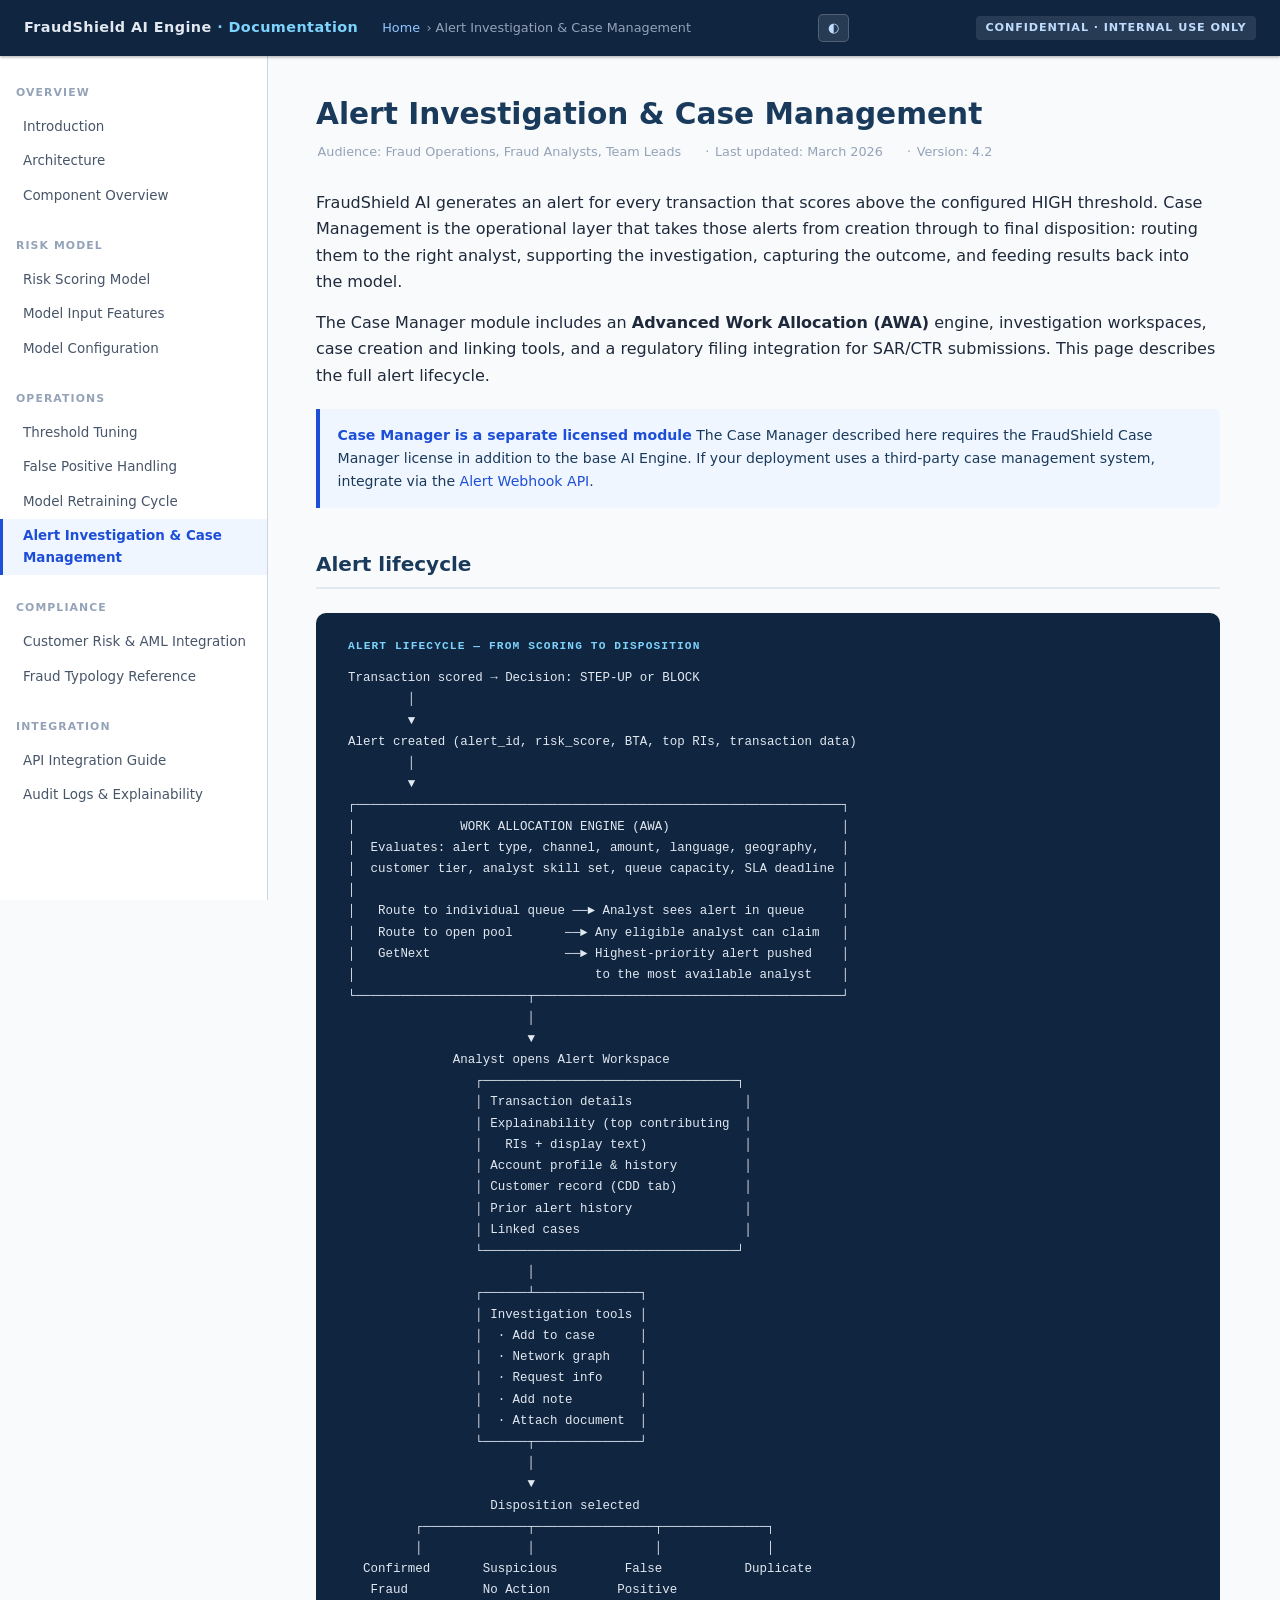
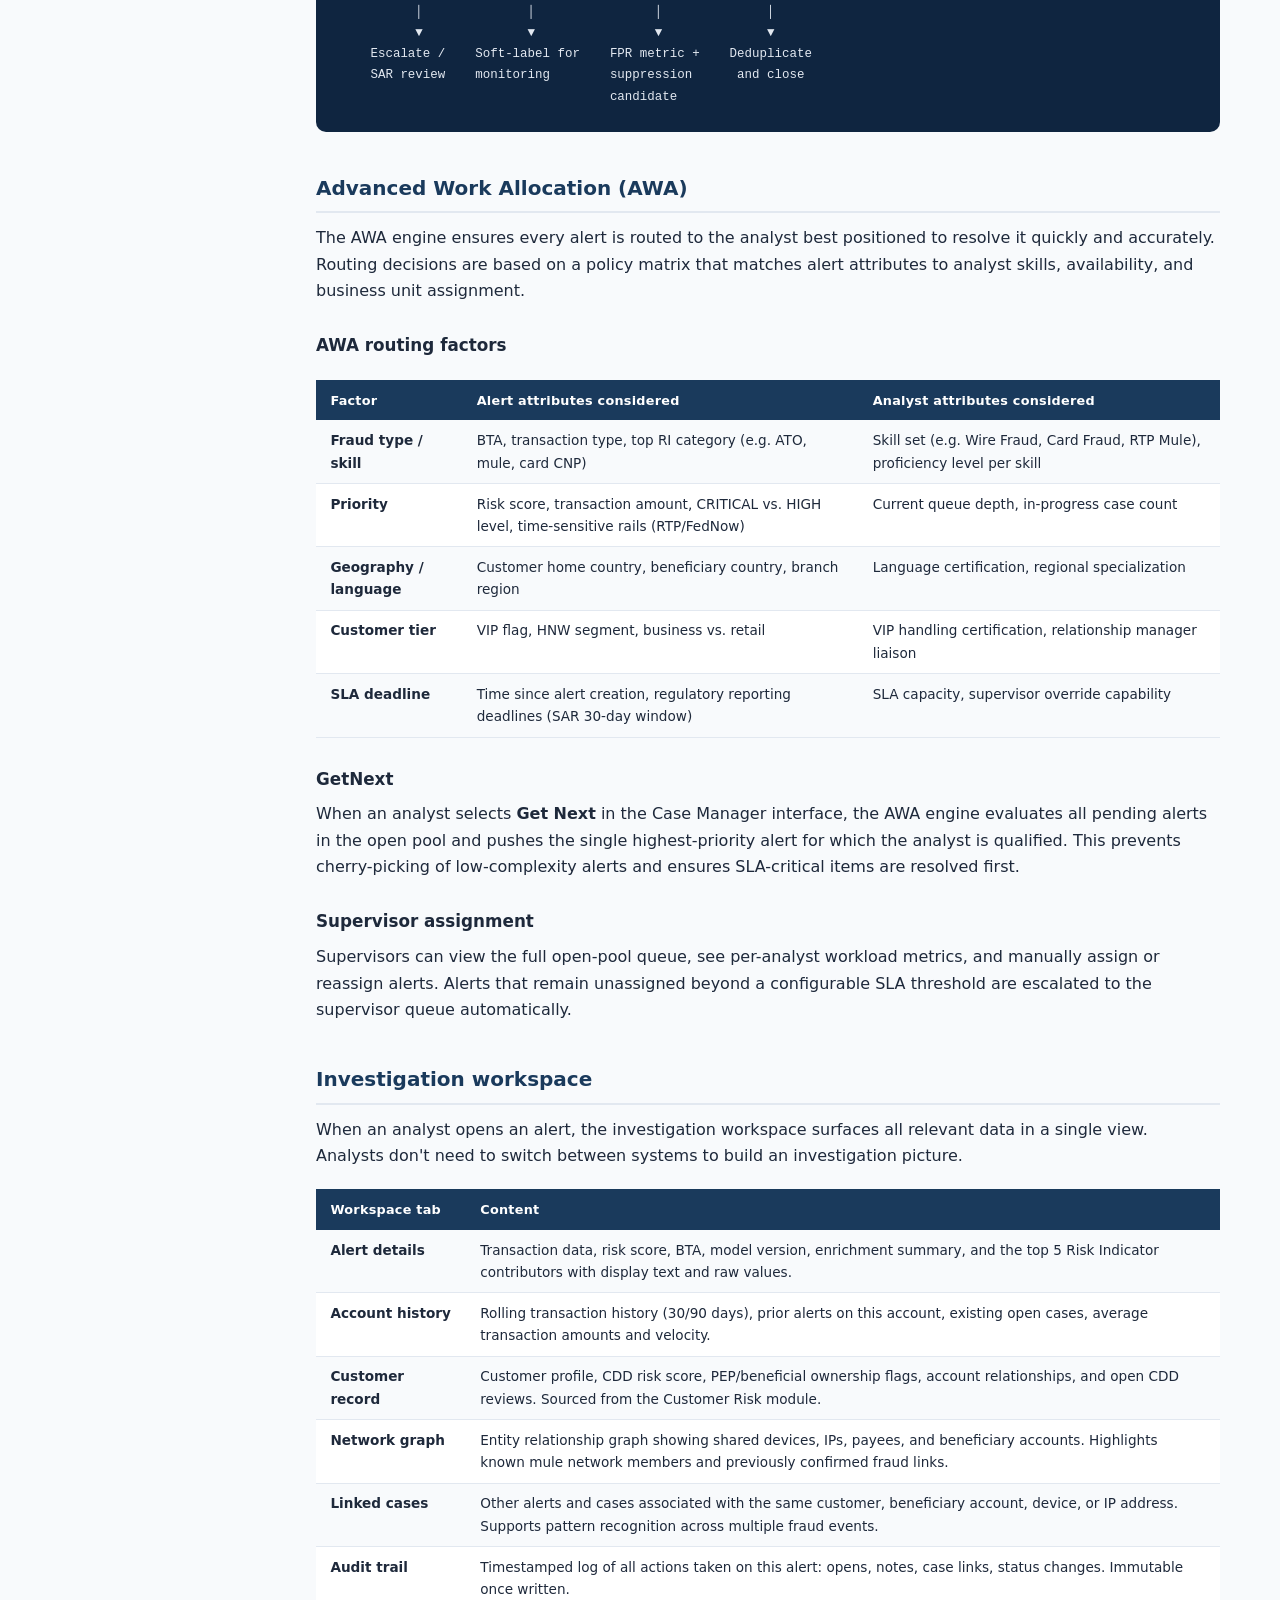
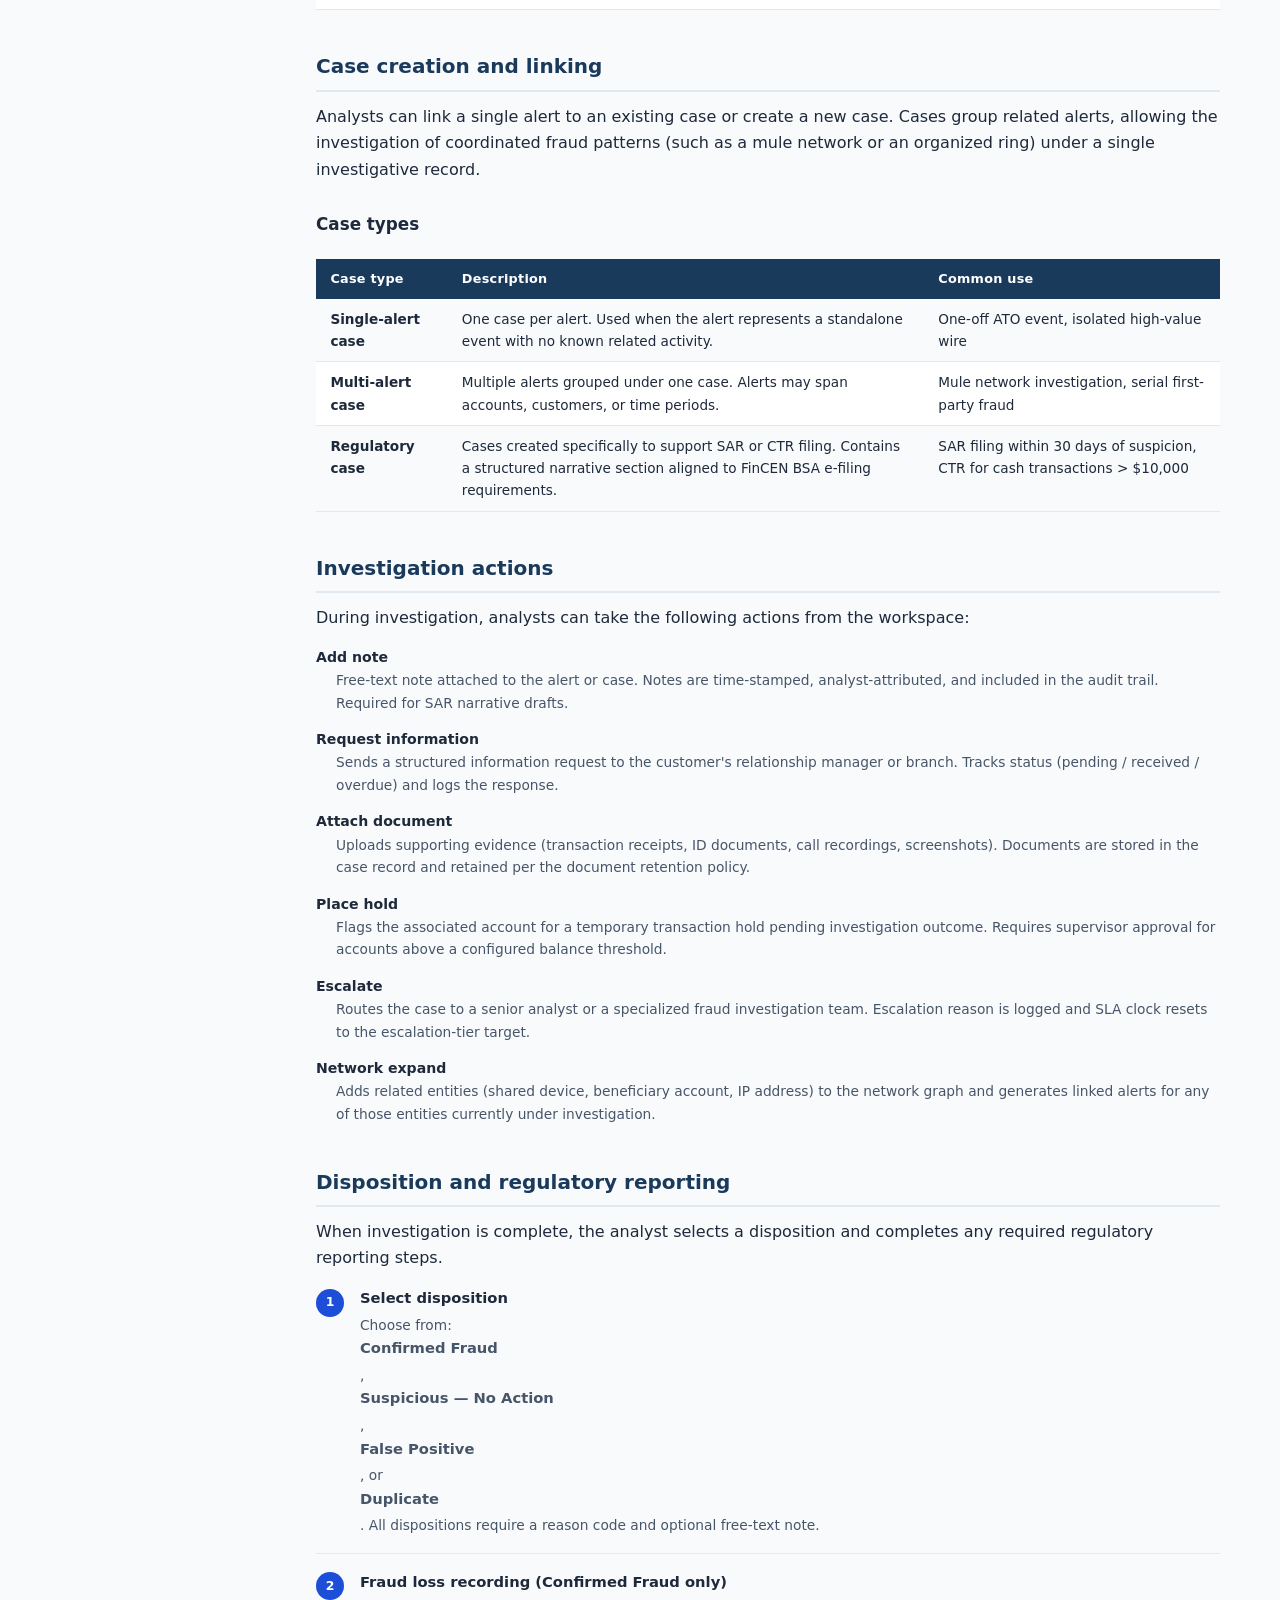
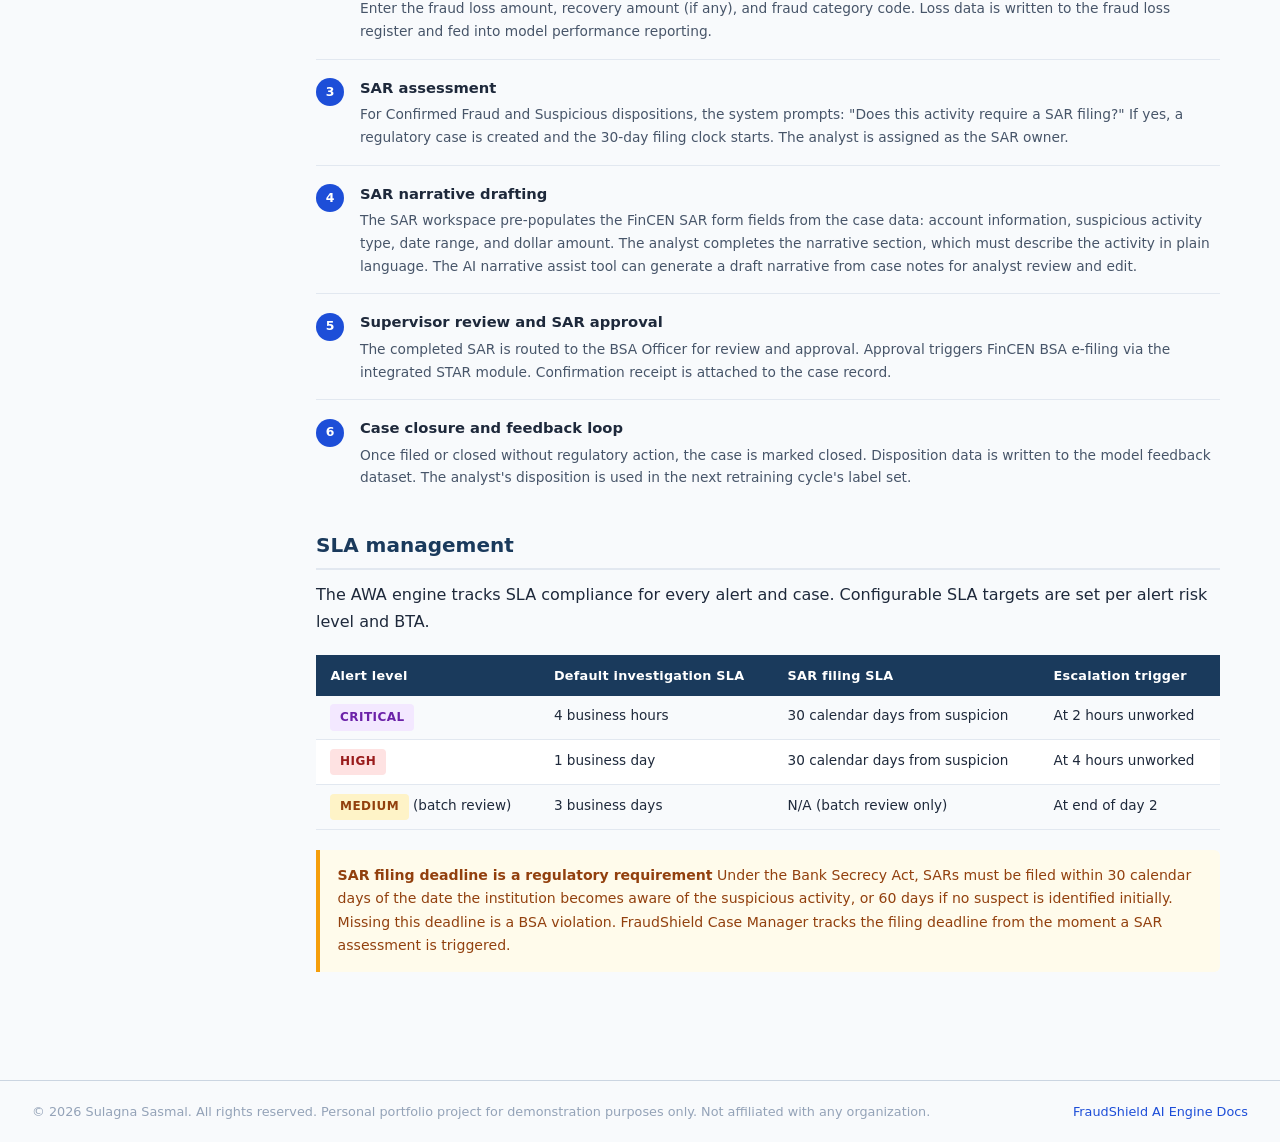
<file: case-management.html>
<!DOCTYPE html>
<html lang="en">
<head>
<meta charset="UTF-8">
<meta name="viewport" content="width=device-width, initial-scale=1.0">
<title>Alert Investigation &amp; Case Management — FraudShield AI Engine</title>
<link rel="stylesheet" href="assets/style.css">
<script>(function(){var t=localStorage.getItem("theme");if(t)document.documentElement.setAttribute("data-theme",t);else if(window.matchMedia("(prefers-color-scheme:dark)").matches)document.documentElement.setAttribute("data-theme","dark");else document.documentElement.setAttribute("data-theme","light");})()</script>
</head>
<body>

<header class="site-header">
  <a class="header-brand" href="index.html">FraudShield AI Engine <span>· Documentation</span></a>
  <div class="header-breadcrumb">
    <a href="index.html">Home</a> › Alert Investigation &amp; Case Management
  </div>
  <button class="theme-toggle" id="theme-toggle" aria-label="Toggle theme">&#9680;</button>
  <span class="header-badge">Confidential · Internal Use Only</span>
</header>

<nav class="sidebar">
  <div class="nav-section">Overview</div>
  <a href="index.html">Introduction</a>
  <a href="index.html#architecture">Architecture</a>
  <a href="index.html#components">Component Overview</a>

  <div class="nav-section">Risk Model</div>
  <a href="risk-model.html">Risk Scoring Model</a>
  <a href="model-inputs.html">Model Input Features</a>
  <a href="configuration.html">Model Configuration</a>

  <div class="nav-section">Operations</div>
  <a href="threshold-tuning.html">Threshold Tuning</a>
  <a href="false-positives.html">False Positive Handling</a>
  <a href="retraining.html">Model Retraining Cycle</a>
  <a href="case-management.html" class="active">Alert Investigation &amp; Case Management</a>

  <div class="nav-section">Compliance</div>
  <a href="customer-risk.html">Customer Risk &amp; AML Integration</a>
  <a href="fraud-typologies.html">Fraud Typology Reference</a>

  <div class="nav-section">Integration</div>
  <a href="api-integration.html">API Integration Guide</a>
  <a href="audit-explainability.html">Audit Logs &amp; Explainability</a>
</nav>

<main class="main">

  <h1>Alert Investigation &amp; Case Management</h1>
  <p class="topic-meta">
    <span>Audience: Fraud Operations, Fraud Analysts, Team Leads</span>
    <span>Last updated: March 2026</span>
    <span>Version: 4.2</span>
  </p>

  <p>
    FraudShield AI generates an alert for every transaction that scores above the configured HIGH threshold. Case Management is the operational layer that takes those alerts from creation through to final disposition: routing them to the right analyst, supporting the investigation, capturing the outcome, and feeding results back into the model.
  </p>
  <p>
    The Case Manager module includes an <strong>Advanced Work Allocation (AWA)</strong> engine, investigation workspaces, case creation and linking tools, and a regulatory filing integration for SAR/CTR submissions. This page describes the full alert lifecycle.
  </p>

  <div class="note">
    <strong>Case Manager is a separate licensed module</strong>
    The Case Manager described here requires the FraudShield Case Manager license in addition to the base AI Engine. If your deployment uses a third-party case management system, integrate via the <a href="api-integration.html">Alert Webhook API</a>.
  </div>

  <!-- ALERT LIFECYCLE -->
  <h2 id="alert-lifecycle">Alert lifecycle</h2>

  <div class="arch-diagram">
    <div class="arch-title">Alert lifecycle — from scoring to disposition</div>
<pre>
Transaction scored → Decision: STEP-UP or BLOCK
        │
        ▼
Alert created (alert_id, risk_score, BTA, top RIs, transaction data)
        │
        ▼
┌─────────────────────────────────────────────────────────────────┐
│              WORK ALLOCATION ENGINE (AWA)                       │
│  Evaluates: alert type, channel, amount, language, geography,   │
│  customer tier, analyst skill set, queue capacity, SLA deadline │
│                                                                 │
│   Route to individual queue ──► Analyst sees alert in queue     │
│   Route to open pool       ──► Any eligible analyst can claim   │
│   GetNext                  ──► Highest-priority alert pushed    │
│                                to the most available analyst    │
└───────────────────────┬─────────────────────────────────────────┘
                        │
                        ▼
              Analyst opens Alert Workspace
                 ┌──────────────────────────────────┐
                 │ Transaction details               │
                 │ Explainability (top contributing  │
                 │   RIs + display text)             │
                 │ Account profile & history         │
                 │ Customer record (CDD tab)         │
                 │ Prior alert history               │
                 │ Linked cases                      │
                 └──────────────────────────────────┘
                        │
                 ┌──────┴──────────────┐
                 │ Investigation tools │
                 │  · Add to case      │
                 │  · Network graph    │
                 │  · Request info     │
                 │  · Add note         │
                 │  · Attach document  │
                 └──────┬──────────────┘
                        │
                        ▼
                   Disposition selected
         ┌──────────────┬────────────────┬──────────────┐
         │              │                │              │
  Confirmed       Suspicious         False           Duplicate
   Fraud          No Action         Positive
         │              │                │              │
         ▼              ▼                ▼              ▼
   Escalate /    Soft-label for    FPR metric +    Deduplicate
   SAR review    monitoring        suppression      and close
                                   candidate
</pre>
  </div>

  <!-- AWA ENGINE -->
  <h2 id="awa">Advanced Work Allocation (AWA)</h2>
  <p>
    The AWA engine ensures every alert is routed to the analyst best positioned to resolve it quickly and accurately. Routing decisions are based on a policy matrix that matches alert attributes to analyst skills, availability, and business unit assignment.
  </p>

  <h3>AWA routing factors</h3>

  <div class="table-wrap">
    <table>
      <thead>
        <tr>
          <th>Factor</th>
          <th>Alert attributes considered</th>
          <th>Analyst attributes considered</th>
        </tr>
      </thead>
      <tbody>
        <tr>
          <td><strong>Fraud type / skill</strong></td>
          <td>BTA, transaction type, top RI category (e.g. ATO, mule, card CNP)</td>
          <td>Skill set (e.g. Wire Fraud, Card Fraud, RTP Mule), proficiency level per skill</td>
        </tr>
        <tr>
          <td><strong>Priority</strong></td>
          <td>Risk score, transaction amount, CRITICAL vs. HIGH level, time-sensitive rails (RTP/FedNow)</td>
          <td>Current queue depth, in-progress case count</td>
        </tr>
        <tr>
          <td><strong>Geography / language</strong></td>
          <td>Customer home country, beneficiary country, branch region</td>
          <td>Language certification, regional specialization</td>
        </tr>
        <tr>
          <td><strong>Customer tier</strong></td>
          <td>VIP flag, HNW segment, business vs. retail</td>
          <td>VIP handling certification, relationship manager liaison</td>
        </tr>
        <tr>
          <td><strong>SLA deadline</strong></td>
          <td>Time since alert creation, regulatory reporting deadlines (SAR 30-day window)</td>
          <td>SLA capacity, supervisor override capability</td>
        </tr>
      </tbody>
    </table>
  </div>

  <h3>GetNext</h3>
  <p>
    When an analyst selects <strong>Get Next</strong> in the Case Manager interface, the AWA engine evaluates all pending alerts in the open pool and pushes the single highest-priority alert for which the analyst is qualified. This prevents cherry-picking of low-complexity alerts and ensures SLA-critical items are resolved first.
  </p>

  <h3>Supervisor assignment</h3>
  <p>
    Supervisors can view the full open-pool queue, see per-analyst workload metrics, and manually assign or reassign alerts. Alerts that remain unassigned beyond a configurable SLA threshold are escalated to the supervisor queue automatically.
  </p>

  <!-- INVESTIGATION WORKSPACE -->
  <h2 id="investigation-workspace">Investigation workspace</h2>
  <p>
    When an analyst opens an alert, the investigation workspace surfaces all relevant data in a single view. Analysts don't need to switch between systems to build an investigation picture.
  </p>

  <div class="table-wrap">
    <table>
      <thead>
        <tr>
          <th>Workspace tab</th>
          <th>Content</th>
        </tr>
      </thead>
      <tbody>
        <tr>
          <td><strong>Alert details</strong></td>
          <td>Transaction data, risk score, BTA, model version, enrichment summary, and the top 5 Risk Indicator contributors with display text and raw values.</td>
        </tr>
        <tr>
          <td><strong>Account history</strong></td>
          <td>Rolling transaction history (30/90 days), prior alerts on this account, existing open cases, average transaction amounts and velocity.</td>
        </tr>
        <tr>
          <td><strong>Customer record</strong></td>
          <td>Customer profile, CDD risk score, PEP/beneficial ownership flags, account relationships, and open CDD reviews. Sourced from the Customer Risk module.</td>
        </tr>
        <tr>
          <td><strong>Network graph</strong></td>
          <td>Entity relationship graph showing shared devices, IPs, payees, and beneficiary accounts. Highlights known mule network members and previously confirmed fraud links.</td>
        </tr>
        <tr>
          <td><strong>Linked cases</strong></td>
          <td>Other alerts and cases associated with the same customer, beneficiary account, device, or IP address. Supports pattern recognition across multiple fraud events.</td>
        </tr>
        <tr>
          <td><strong>Audit trail</strong></td>
          <td>Timestamped log of all actions taken on this alert: opens, notes, case links, status changes. Immutable once written.</td>
        </tr>
      </tbody>
    </table>
  </div>

  <!-- CASE CREATION -->
  <h2 id="case-creation">Case creation and linking</h2>
  <p>
    Analysts can link a single alert to an existing case or create a new case. Cases group related alerts, allowing the investigation of coordinated fraud patterns (such as a mule network or an organized ring) under a single investigative record.
  </p>

  <h3>Case types</h3>

  <div class="table-wrap">
    <table>
      <thead>
        <tr>
          <th>Case type</th>
          <th>Description</th>
          <th>Common use</th>
        </tr>
      </thead>
      <tbody>
        <tr>
          <td><strong>Single-alert case</strong></td>
          <td>One case per alert. Used when the alert represents a standalone event with no known related activity.</td>
          <td>One-off ATO event, isolated high-value wire</td>
        </tr>
        <tr>
          <td><strong>Multi-alert case</strong></td>
          <td>Multiple alerts grouped under one case. Alerts may span accounts, customers, or time periods.</td>
          <td>Mule network investigation, serial first-party fraud</td>
        </tr>
        <tr>
          <td><strong>Regulatory case</strong></td>
          <td>Cases created specifically to support SAR or CTR filing. Contains a structured narrative section aligned to FinCEN BSA e-filing requirements.</td>
          <td>SAR filing within 30 days of suspicion, CTR for cash transactions &gt; $10,000</td>
        </tr>
      </tbody>
    </table>
  </div>

  <!-- INVESTIGATION ACTIONS -->
  <h2 id="investigation-actions">Investigation actions</h2>
  <p>
    During investigation, analysts can take the following actions from the workspace:
  </p>

  <dl>
    <dt>Add note</dt>
    <dd>Free-text note attached to the alert or case. Notes are time-stamped, analyst-attributed, and included in the audit trail. Required for SAR narrative drafts.</dd>
    <dt>Request information</dt>
    <dd>Sends a structured information request to the customer's relationship manager or branch. Tracks status (pending / received / overdue) and logs the response.</dd>
    <dt>Attach document</dt>
    <dd>Uploads supporting evidence (transaction receipts, ID documents, call recordings, screenshots). Documents are stored in the case record and retained per the document retention policy.</dd>
    <dt>Place hold</dt>
    <dd>Flags the associated account for a temporary transaction hold pending investigation outcome. Requires supervisor approval for accounts above a configured balance threshold.</dd>
    <dt>Escalate</dt>
    <dd>Routes the case to a senior analyst or a specialized fraud investigation team. Escalation reason is logged and SLA clock resets to the escalation-tier target.</dd>
    <dt>Network expand</dt>
    <dd>Adds related entities (shared device, beneficiary account, IP address) to the network graph and generates linked alerts for any of those entities currently under investigation.</dd>
  </dl>

  <!-- DISPOSITION AND REPORTING -->
  <h2 id="disposition-reporting">Disposition and regulatory reporting</h2>
  <p>
    When investigation is complete, the analyst selects a disposition and completes any required regulatory reporting steps.
  </p>

  <ol class="steps">
    <li>
      <div class="step-body">
        <strong>Select disposition</strong>
        <p>Choose from: <strong>Confirmed Fraud</strong>, <strong>Suspicious — No Action</strong>, <strong>False Positive</strong>, or <strong>Duplicate</strong>. All dispositions require a reason code and optional free-text note.</p>
      </div>
    </li>
    <li>
      <div class="step-body">
        <strong>Fraud loss recording (Confirmed Fraud only)</strong>
        <p>Enter the fraud loss amount, recovery amount (if any), and fraud category code. Loss data is written to the fraud loss register and fed into model performance reporting.</p>
      </div>
    </li>
    <li>
      <div class="step-body">
        <strong>SAR assessment</strong>
        <p>For Confirmed Fraud and Suspicious dispositions, the system prompts: "Does this activity require a SAR filing?" If yes, a regulatory case is created and the 30-day filing clock starts. The analyst is assigned as the SAR owner.</p>
      </div>
    </li>
    <li>
      <div class="step-body">
        <strong>SAR narrative drafting</strong>
        <p>The SAR workspace pre-populates the FinCEN SAR form fields from the case data: account information, suspicious activity type, date range, and dollar amount. The analyst completes the narrative section, which must describe the activity in plain language. The AI narrative assist tool can generate a draft narrative from case notes for analyst review and edit.</p>
      </div>
    </li>
    <li>
      <div class="step-body">
        <strong>Supervisor review and SAR approval</strong>
        <p>The completed SAR is routed to the BSA Officer for review and approval. Approval triggers FinCEN BSA e-filing via the integrated STAR module. Confirmation receipt is attached to the case record.</p>
      </div>
    </li>
    <li>
      <div class="step-body">
        <strong>Case closure and feedback loop</strong>
        <p>Once filed or closed without regulatory action, the case is marked closed. Disposition data is written to the model feedback dataset. The analyst's disposition is used in the next retraining cycle's label set.</p>
      </div>
    </li>
  </ol>

  <!-- SLA MANAGEMENT -->
  <h2 id="sla-management">SLA management</h2>
  <p>
    The AWA engine tracks SLA compliance for every alert and case. Configurable SLA targets are set per alert risk level and BTA.
  </p>

  <div class="table-wrap">
    <table>
      <thead>
        <tr>
          <th>Alert level</th>
          <th>Default investigation SLA</th>
          <th>SAR filing SLA</th>
          <th>Escalation trigger</th>
        </tr>
      </thead>
      <tbody>
        <tr>
          <td><span class="score-badge badge-critical">CRITICAL</span></td>
          <td>4 business hours</td>
          <td>30 calendar days from suspicion</td>
          <td>At 2 hours unworked</td>
        </tr>
        <tr>
          <td><span class="score-badge badge-high">HIGH</span></td>
          <td>1 business day</td>
          <td>30 calendar days from suspicion</td>
          <td>At 4 hours unworked</td>
        </tr>
        <tr>
          <td><span class="score-badge badge-medium">MEDIUM</span> (batch review)</td>
          <td>3 business days</td>
          <td>N/A (batch review only)</td>
          <td>At end of day 2</td>
        </tr>
      </tbody>
    </table>
  </div>

  <div class="warning">
    <strong>SAR filing deadline is a regulatory requirement</strong>
    Under the Bank Secrecy Act, SARs must be filed within 30 calendar days of the date the institution becomes aware of the suspicious activity, or 60 days if no suspect is identified initially. Missing this deadline is a BSA violation. FraudShield Case Manager tracks the filing deadline from the moment a SAR assessment is triggered.
  </div>

</main>
<footer class="doc-footer">
  <span>&copy; <span id="footer-yr"></span> Sulagna Sasmal. All rights reserved. Personal portfolio project for demonstration purposes only. Not affiliated with any organization.</span>
  <span><a href="index.html">FraudShield AI Engine Docs</a></span>
</footer>
<script>var e=document.getElementById("footer-yr");if(e)e.textContent=new Date().getFullYear();</script>
<script>(function(){var btn=document.getElementById("theme-toggle");if(!btn)return;function upd(){btn.textContent=document.documentElement.getAttribute("data-theme")==="dark"?"☀":"◐";}upd();btn.addEventListener("click",function(){var n=document.documentElement.getAttribute("data-theme")==="dark"?"light":"dark";document.documentElement.setAttribute("data-theme",n);localStorage.setItem("theme",n);upd();});})()</script>
</body>
</html>
</file>
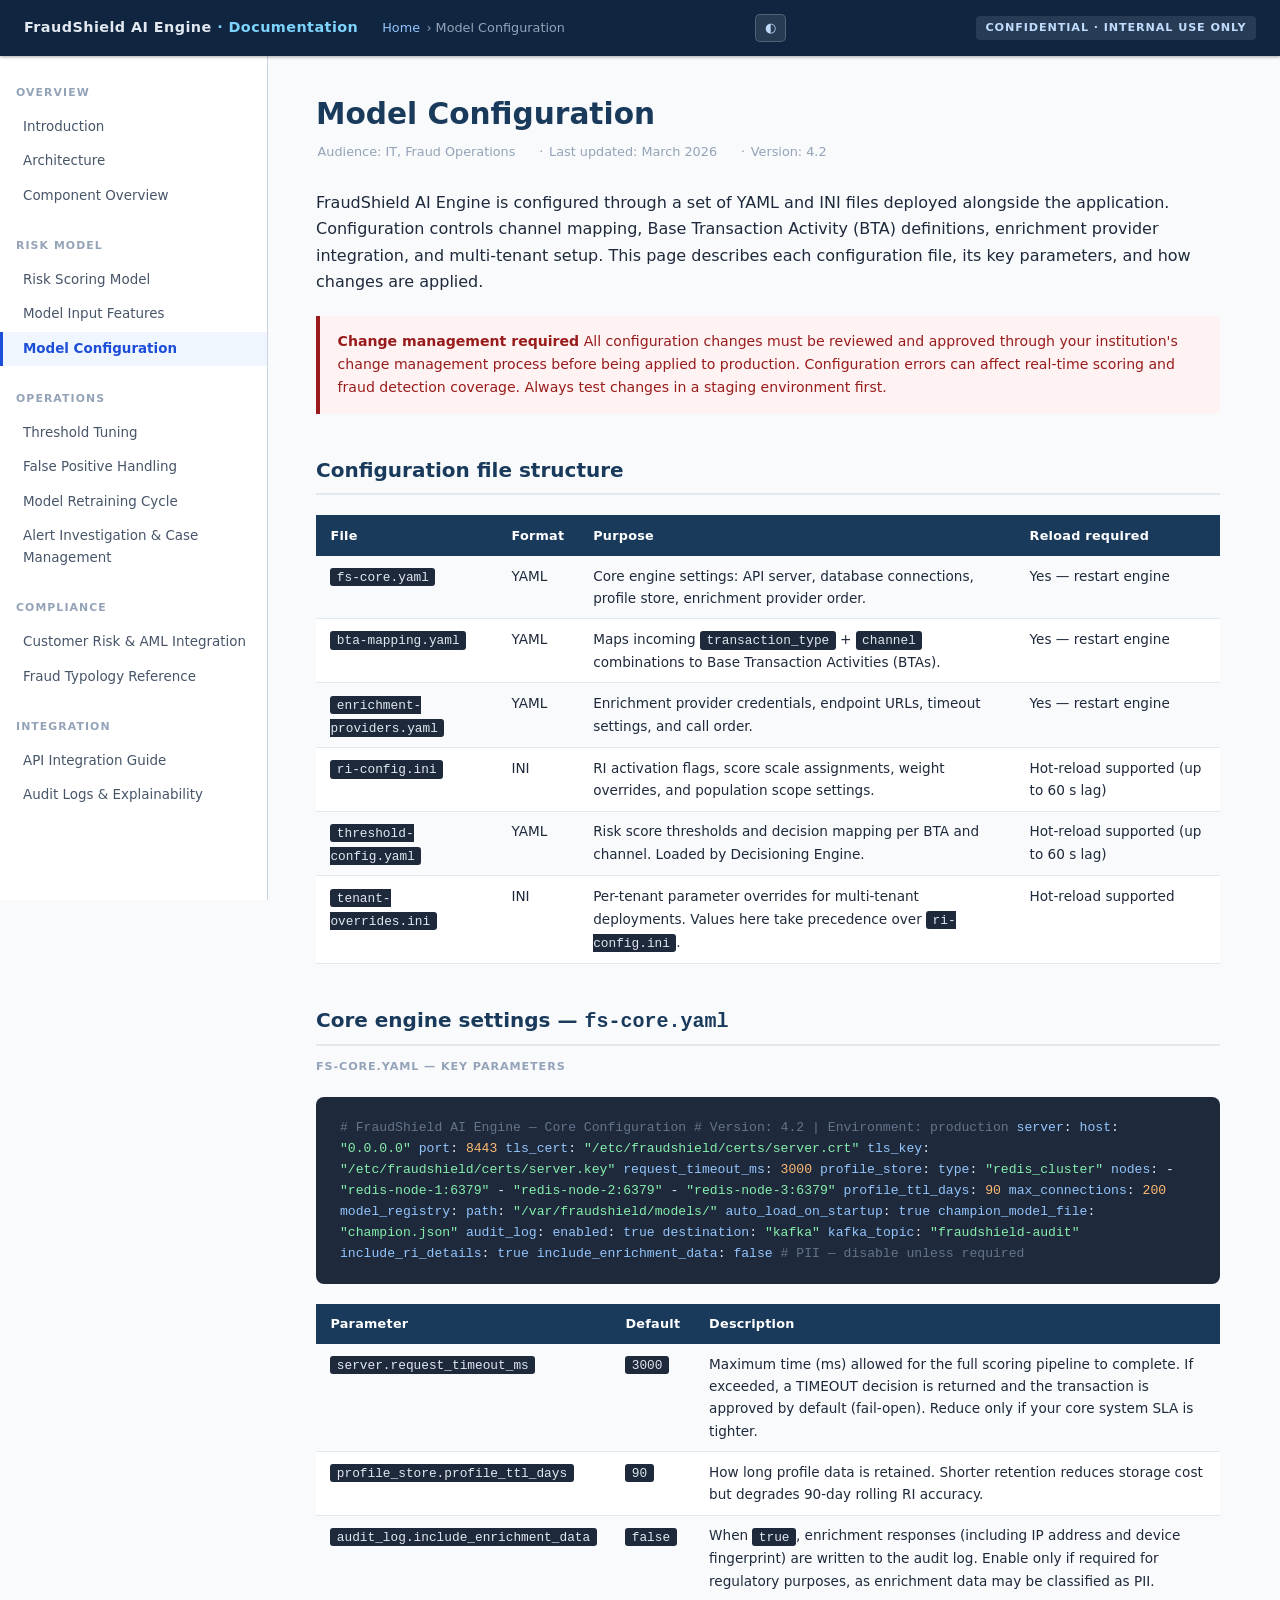
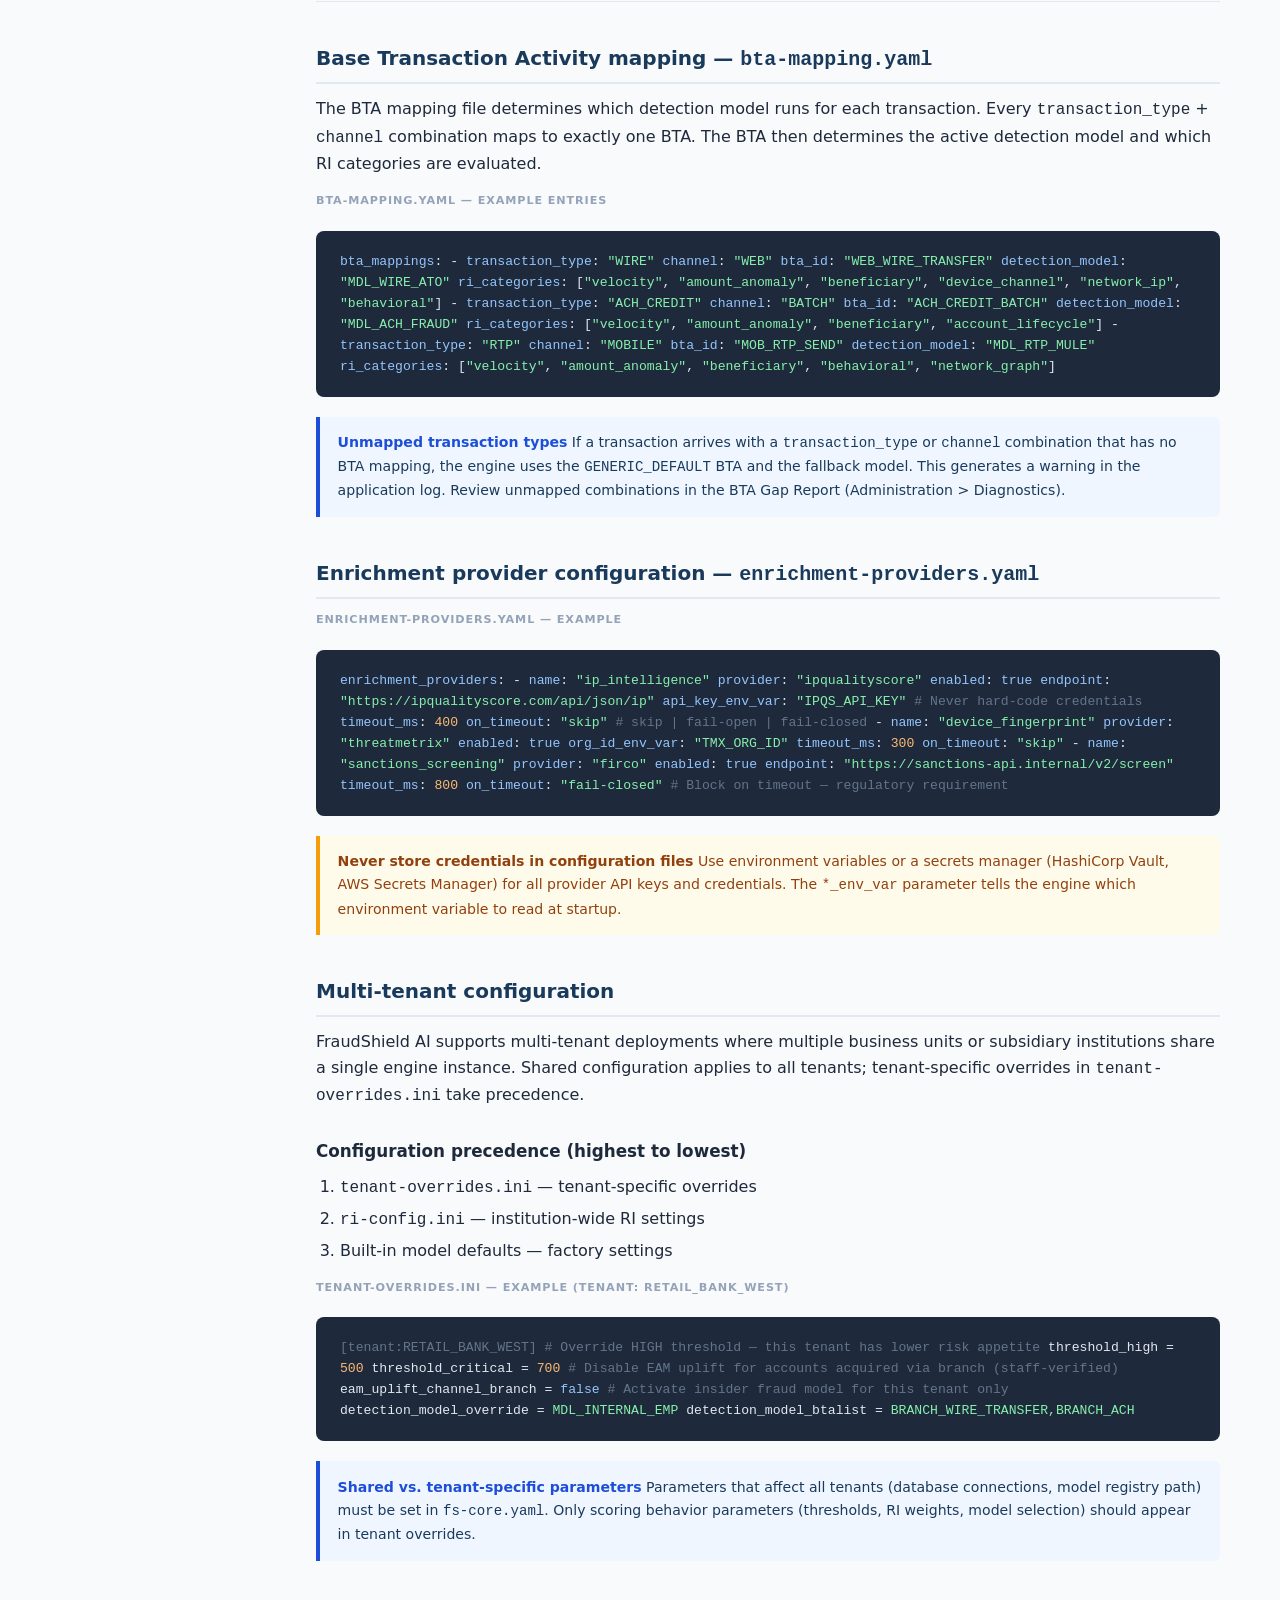
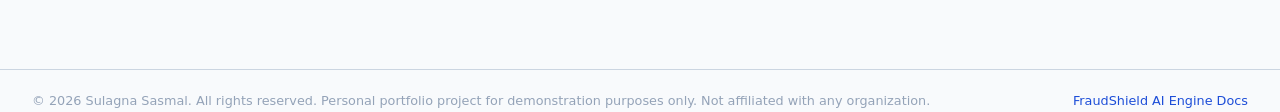
<file: configuration.html>
<!DOCTYPE html>
<html lang="en">
<head>
<meta charset="UTF-8">
<meta name="viewport" content="width=device-width, initial-scale=1.0">
<title>Model Configuration — FraudShield AI Engine</title>
<link rel="stylesheet" href="assets/style.css">
<script>(function(){var t=localStorage.getItem("theme");if(t)document.documentElement.setAttribute("data-theme",t);else if(window.matchMedia("(prefers-color-scheme:dark)").matches)document.documentElement.setAttribute("data-theme","dark");else document.documentElement.setAttribute("data-theme","light");})()</script>
</head>
<body>

<header class="site-header">
  <a class="header-brand" href="index.html">FraudShield AI Engine <span>· Documentation</span></a>
  <div class="header-breadcrumb">
    <a href="index.html">Home</a> › Model Configuration
  </div>
  <button class="theme-toggle" id="theme-toggle" aria-label="Toggle theme">&#9680;</button>
  <span class="header-badge">Confidential · Internal Use Only</span>
</header>

<nav class="sidebar">
  <div class="nav-section">Overview</div>
  <a href="index.html">Introduction</a>
  <a href="index.html#architecture">Architecture</a>
  <a href="index.html#components">Component Overview</a>

  <div class="nav-section">Risk Model</div>
  <a href="risk-model.html">Risk Scoring Model</a>
  <a href="model-inputs.html">Model Input Features</a>
  <a href="configuration.html" class="active">Model Configuration</a>

  <div class="nav-section">Operations</div>
  <a href="threshold-tuning.html">Threshold Tuning</a>
  <a href="false-positives.html">False Positive Handling</a>
  <a href="retraining.html">Model Retraining Cycle</a>
  <a href="case-management.html">Alert Investigation &amp; Case Management</a>

  <div class="nav-section">Compliance</div>
  <a href="customer-risk.html">Customer Risk &amp; AML Integration</a>
  <a href="fraud-typologies.html">Fraud Typology Reference</a>

  <div class="nav-section">Integration</div>
  <a href="api-integration.html">API Integration Guide</a>
  <a href="audit-explainability.html">Audit Logs &amp; Explainability</a>
</nav>

<main class="main">

  <h1>Model Configuration</h1>
  <p class="topic-meta">
    <span>Audience: IT, Fraud Operations</span>
    <span>Last updated: March 2026</span>
    <span>Version: 4.2</span>
  </p>

  <p>
    FraudShield AI Engine is configured through a set of YAML and INI files deployed alongside the application. Configuration controls channel mapping, Base Transaction Activity (BTA) definitions, enrichment provider integration, and multi-tenant setup. This page describes each configuration file, its key parameters, and how changes are applied.
  </p>

  <div class="caution">
    <strong>Change management required</strong>
    All configuration changes must be reviewed and approved through your institution's change management process before being applied to production. Configuration errors can affect real-time scoring and fraud detection coverage. Always test changes in a staging environment first.
  </div>

  <!-- FILE STRUCTURE -->
  <h2 id="file-structure">Configuration file structure</h2>

  <div class="table-wrap">
    <table>
      <thead>
        <tr>
          <th>File</th>
          <th>Format</th>
          <th>Purpose</th>
          <th>Reload required</th>
        </tr>
      </thead>
      <tbody>
        <tr>
          <td><code>fs-core.yaml</code></td>
          <td>YAML</td>
          <td>Core engine settings: API server, database connections, profile store, enrichment provider order.</td>
          <td>Yes — restart engine</td>
        </tr>
        <tr>
          <td><code>bta-mapping.yaml</code></td>
          <td>YAML</td>
          <td>Maps incoming <code>transaction_type</code> + <code>channel</code> combinations to Base Transaction Activities (BTAs).</td>
          <td>Yes — restart engine</td>
        </tr>
        <tr>
          <td><code>enrichment-providers.yaml</code></td>
          <td>YAML</td>
          <td>Enrichment provider credentials, endpoint URLs, timeout settings, and call order.</td>
          <td>Yes — restart engine</td>
        </tr>
        <tr>
          <td><code>ri-config.ini</code></td>
          <td>INI</td>
          <td>RI activation flags, score scale assignments, weight overrides, and population scope settings.</td>
          <td>Hot-reload supported (up to 60 s lag)</td>
        </tr>
        <tr>
          <td><code>threshold-config.yaml</code></td>
          <td>YAML</td>
          <td>Risk score thresholds and decision mapping per BTA and channel. Loaded by Decisioning Engine.</td>
          <td>Hot-reload supported (up to 60 s lag)</td>
        </tr>
        <tr>
          <td><code>tenant-overrides.ini</code></td>
          <td>INI</td>
          <td>Per-tenant parameter overrides for multi-tenant deployments. Values here take precedence over <code>ri-config.ini</code>.</td>
          <td>Hot-reload supported</td>
        </tr>
      </tbody>
    </table>
  </div>

  <!-- CORE SETTINGS -->
  <h2 id="core-settings">Core engine settings — <code>fs-core.yaml</code></h2>

  <div class="code-label">fs-core.yaml — key parameters</div>
  <div class="code-block">
<span class="c-cmt"># FraudShield AI Engine — Core Configuration</span>
<span class="c-cmt"># Version: 4.2 | Environment: production</span>

<span class="c-key">server</span>:
  <span class="c-key">host</span>: <span class="c-str">"0.0.0.0"</span>
  <span class="c-key">port</span>: <span class="c-num">8443</span>
  <span class="c-key">tls_cert</span>: <span class="c-str">"/etc/fraudshield/certs/server.crt"</span>
  <span class="c-key">tls_key</span>: <span class="c-str">"/etc/fraudshield/certs/server.key"</span>
  <span class="c-key">request_timeout_ms</span>: <span class="c-num">3000</span>

<span class="c-key">profile_store</span>:
  <span class="c-key">type</span>: <span class="c-str">"redis_cluster"</span>
  <span class="c-key">nodes</span>:
    - <span class="c-str">"redis-node-1:6379"</span>
    - <span class="c-str">"redis-node-2:6379"</span>
    - <span class="c-str">"redis-node-3:6379"</span>
  <span class="c-key">profile_ttl_days</span>: <span class="c-num">90</span>
  <span class="c-key">max_connections</span>: <span class="c-num">200</span>

<span class="c-key">model_registry</span>:
  <span class="c-key">path</span>: <span class="c-str">"/var/fraudshield/models/"</span>
  <span class="c-key">auto_load_on_startup</span>: <span class="c-key">true</span>
  <span class="c-key">champion_model_file</span>: <span class="c-str">"champion.json"</span>

<span class="c-key">audit_log</span>:
  <span class="c-key">enabled</span>: <span class="c-key">true</span>
  <span class="c-key">destination</span>: <span class="c-str">"kafka"</span>
  <span class="c-key">kafka_topic</span>: <span class="c-str">"fraudshield-audit"</span>
  <span class="c-key">include_ri_details</span>: <span class="c-key">true</span>
  <span class="c-key">include_enrichment_data</span>: <span class="c-key">false</span>  <span class="c-cmt"># PII — disable unless required</span>
  </div>

  <div class="table-wrap">
    <table>
      <thead>
        <tr>
          <th>Parameter</th>
          <th>Default</th>
          <th>Description</th>
        </tr>
      </thead>
      <tbody>
        <tr>
          <td><code>server.request_timeout_ms</code></td>
          <td><code>3000</code></td>
          <td>Maximum time (ms) allowed for the full scoring pipeline to complete. If exceeded, a TIMEOUT decision is returned and the transaction is approved by default (fail-open). Reduce only if your core system SLA is tighter.</td>
        </tr>
        <tr>
          <td><code>profile_store.profile_ttl_days</code></td>
          <td><code>90</code></td>
          <td>How long profile data is retained. Shorter retention reduces storage cost but degrades 90-day rolling RI accuracy.</td>
        </tr>
        <tr>
          <td><code>audit_log.include_enrichment_data</code></td>
          <td><code>false</code></td>
          <td>When <code>true</code>, enrichment responses (including IP address and device fingerprint) are written to the audit log. Enable only if required for regulatory purposes, as enrichment data may be classified as PII.</td>
        </tr>
      </tbody>
    </table>
  </div>

  <!-- BTA MAPPING -->
  <h2 id="bta-mapping">Base Transaction Activity mapping — <code>bta-mapping.yaml</code></h2>
  <p>
    The BTA mapping file determines which detection model runs for each transaction. Every <code>transaction_type</code> + <code>channel</code> combination maps to exactly one BTA. The BTA then determines the active detection model and which RI categories are evaluated.
  </p>

  <div class="code-label">bta-mapping.yaml — example entries</div>
  <div class="code-block">
<span class="c-key">bta_mappings</span>:

  - <span class="c-key">transaction_type</span>: <span class="c-str">"WIRE"</span>
    <span class="c-key">channel</span>: <span class="c-str">"WEB"</span>
    <span class="c-key">bta_id</span>: <span class="c-str">"WEB_WIRE_TRANSFER"</span>
    <span class="c-key">detection_model</span>: <span class="c-str">"MDL_WIRE_ATO"</span>
    <span class="c-key">ri_categories</span>: [<span class="c-str">"velocity"</span>, <span class="c-str">"amount_anomaly"</span>, <span class="c-str">"beneficiary"</span>, <span class="c-str">"device_channel"</span>, <span class="c-str">"network_ip"</span>, <span class="c-str">"behavioral"</span>]

  - <span class="c-key">transaction_type</span>: <span class="c-str">"ACH_CREDIT"</span>
    <span class="c-key">channel</span>: <span class="c-str">"BATCH"</span>
    <span class="c-key">bta_id</span>: <span class="c-str">"ACH_CREDIT_BATCH"</span>
    <span class="c-key">detection_model</span>: <span class="c-str">"MDL_ACH_FRAUD"</span>
    <span class="c-key">ri_categories</span>: [<span class="c-str">"velocity"</span>, <span class="c-str">"amount_anomaly"</span>, <span class="c-str">"beneficiary"</span>, <span class="c-str">"account_lifecycle"</span>]

  - <span class="c-key">transaction_type</span>: <span class="c-str">"RTP"</span>
    <span class="c-key">channel</span>: <span class="c-str">"MOBILE"</span>
    <span class="c-key">bta_id</span>: <span class="c-str">"MOB_RTP_SEND"</span>
    <span class="c-key">detection_model</span>: <span class="c-str">"MDL_RTP_MULE"</span>
    <span class="c-key">ri_categories</span>: [<span class="c-str">"velocity"</span>, <span class="c-str">"amount_anomaly"</span>, <span class="c-str">"beneficiary"</span>, <span class="c-str">"behavioral"</span>, <span class="c-str">"network_graph"</span>]
  </div>

  <div class="note">
    <strong>Unmapped transaction types</strong>
    If a transaction arrives with a <code>transaction_type</code> or <code>channel</code> combination that has no BTA mapping, the engine uses the <code>GENERIC_DEFAULT</code> BTA and the fallback model. This generates a warning in the application log. Review unmapped combinations in the BTA Gap Report (Administration &gt; Diagnostics).
  </div>

  <!-- ENRICHMENT -->
  <h2 id="enrichment">Enrichment provider configuration — <code>enrichment-providers.yaml</code></h2>

  <div class="code-label">enrichment-providers.yaml — example</div>
  <div class="code-block">
<span class="c-key">enrichment_providers</span>:

  - <span class="c-key">name</span>: <span class="c-str">"ip_intelligence"</span>
    <span class="c-key">provider</span>: <span class="c-str">"ipqualityscore"</span>
    <span class="c-key">enabled</span>: <span class="c-key">true</span>
    <span class="c-key">endpoint</span>: <span class="c-str">"https://ipqualityscore.com/api/json/ip"</span>
    <span class="c-key">api_key_env_var</span>: <span class="c-str">"IPQS_API_KEY"</span>   <span class="c-cmt"># Never hard-code credentials</span>
    <span class="c-key">timeout_ms</span>: <span class="c-num">400</span>
    <span class="c-key">on_timeout</span>: <span class="c-str">"skip"</span>           <span class="c-cmt"># skip | fail-open | fail-closed</span>

  - <span class="c-key">name</span>: <span class="c-str">"device_fingerprint"</span>
    <span class="c-key">provider</span>: <span class="c-str">"threatmetrix"</span>
    <span class="c-key">enabled</span>: <span class="c-key">true</span>
    <span class="c-key">org_id_env_var</span>: <span class="c-str">"TMX_ORG_ID"</span>
    <span class="c-key">timeout_ms</span>: <span class="c-num">300</span>
    <span class="c-key">on_timeout</span>: <span class="c-str">"skip"</span>

  - <span class="c-key">name</span>: <span class="c-str">"sanctions_screening"</span>
    <span class="c-key">provider</span>: <span class="c-str">"firco"</span>
    <span class="c-key">enabled</span>: <span class="c-key">true</span>
    <span class="c-key">endpoint</span>: <span class="c-str">"https://sanctions-api.internal/v2/screen"</span>
    <span class="c-key">timeout_ms</span>: <span class="c-num">800</span>
    <span class="c-key">on_timeout</span>: <span class="c-str">"fail-closed"</span>   <span class="c-cmt"># Block on timeout — regulatory requirement</span>
  </div>

  <div class="warning">
    <strong>Never store credentials in configuration files</strong>
    Use environment variables or a secrets manager (HashiCorp Vault, AWS Secrets Manager) for all provider API keys and credentials. The <code>*_env_var</code> parameter tells the engine which environment variable to read at startup.
  </div>

  <!-- MULTI-TENANT -->
  <h2 id="multi-tenant">Multi-tenant configuration</h2>
  <p>
    FraudShield AI supports multi-tenant deployments where multiple business units or subsidiary institutions share a single engine instance. Shared configuration applies to all tenants; tenant-specific overrides in <code>tenant-overrides.ini</code> take precedence.
  </p>

  <h3>Configuration precedence (highest to lowest)</h3>
  <ol>
    <li><code>tenant-overrides.ini</code> — tenant-specific overrides</li>
    <li><code>ri-config.ini</code> — institution-wide RI settings</li>
    <li>Built-in model defaults — factory settings</li>
  </ol>

  <div class="code-label">tenant-overrides.ini — example (Tenant: RETAIL_BANK_WEST)</div>
  <div class="code-block">
<span class="c-cmt">[tenant:RETAIL_BANK_WEST]</span>

<span class="c-cmt"># Override HIGH threshold — this tenant has lower risk appetite</span>
threshold_high = <span class="c-num">500</span>
threshold_critical = <span class="c-num">700</span>

<span class="c-cmt"># Disable EAM uplift for accounts acquired via branch (staff-verified)</span>
eam_uplift_channel_branch = <span class="c-key">false</span>

<span class="c-cmt"># Activate insider fraud model for this tenant only</span>
detection_model_override = <span class="c-str">MDL_INTERNAL_EMP</span>
detection_model_btalist = <span class="c-str">BRANCH_WIRE_TRANSFER,BRANCH_ACH</span>
  </div>

  <div class="note">
    <strong>Shared vs. tenant-specific parameters</strong>
    Parameters that affect all tenants (database connections, model registry path) must be set in <code>fs-core.yaml</code>. Only scoring behavior parameters (thresholds, RI weights, model selection) should appear in tenant overrides.
  </div>

</main>
<footer class="doc-footer">
  <span>&copy; <span id="footer-yr"></span> Sulagna Sasmal. All rights reserved. Personal portfolio project for demonstration purposes only. Not affiliated with any organization.</span>
  <span><a href="index.html">FraudShield AI Engine Docs</a></span>
</footer>
<script>var e=document.getElementById("footer-yr");if(e)e.textContent=new Date().getFullYear();</script>
<script>(function(){var btn=document.getElementById("theme-toggle");if(!btn)return;function upd(){btn.textContent=document.documentElement.getAttribute("data-theme")==="dark"?"☀":"◐";}upd();btn.addEventListener("click",function(){var n=document.documentElement.getAttribute("data-theme")==="dark"?"light":"dark";document.documentElement.setAttribute("data-theme",n);localStorage.setItem("theme",n);upd();});})()</script>
</body>
</html>
</file>
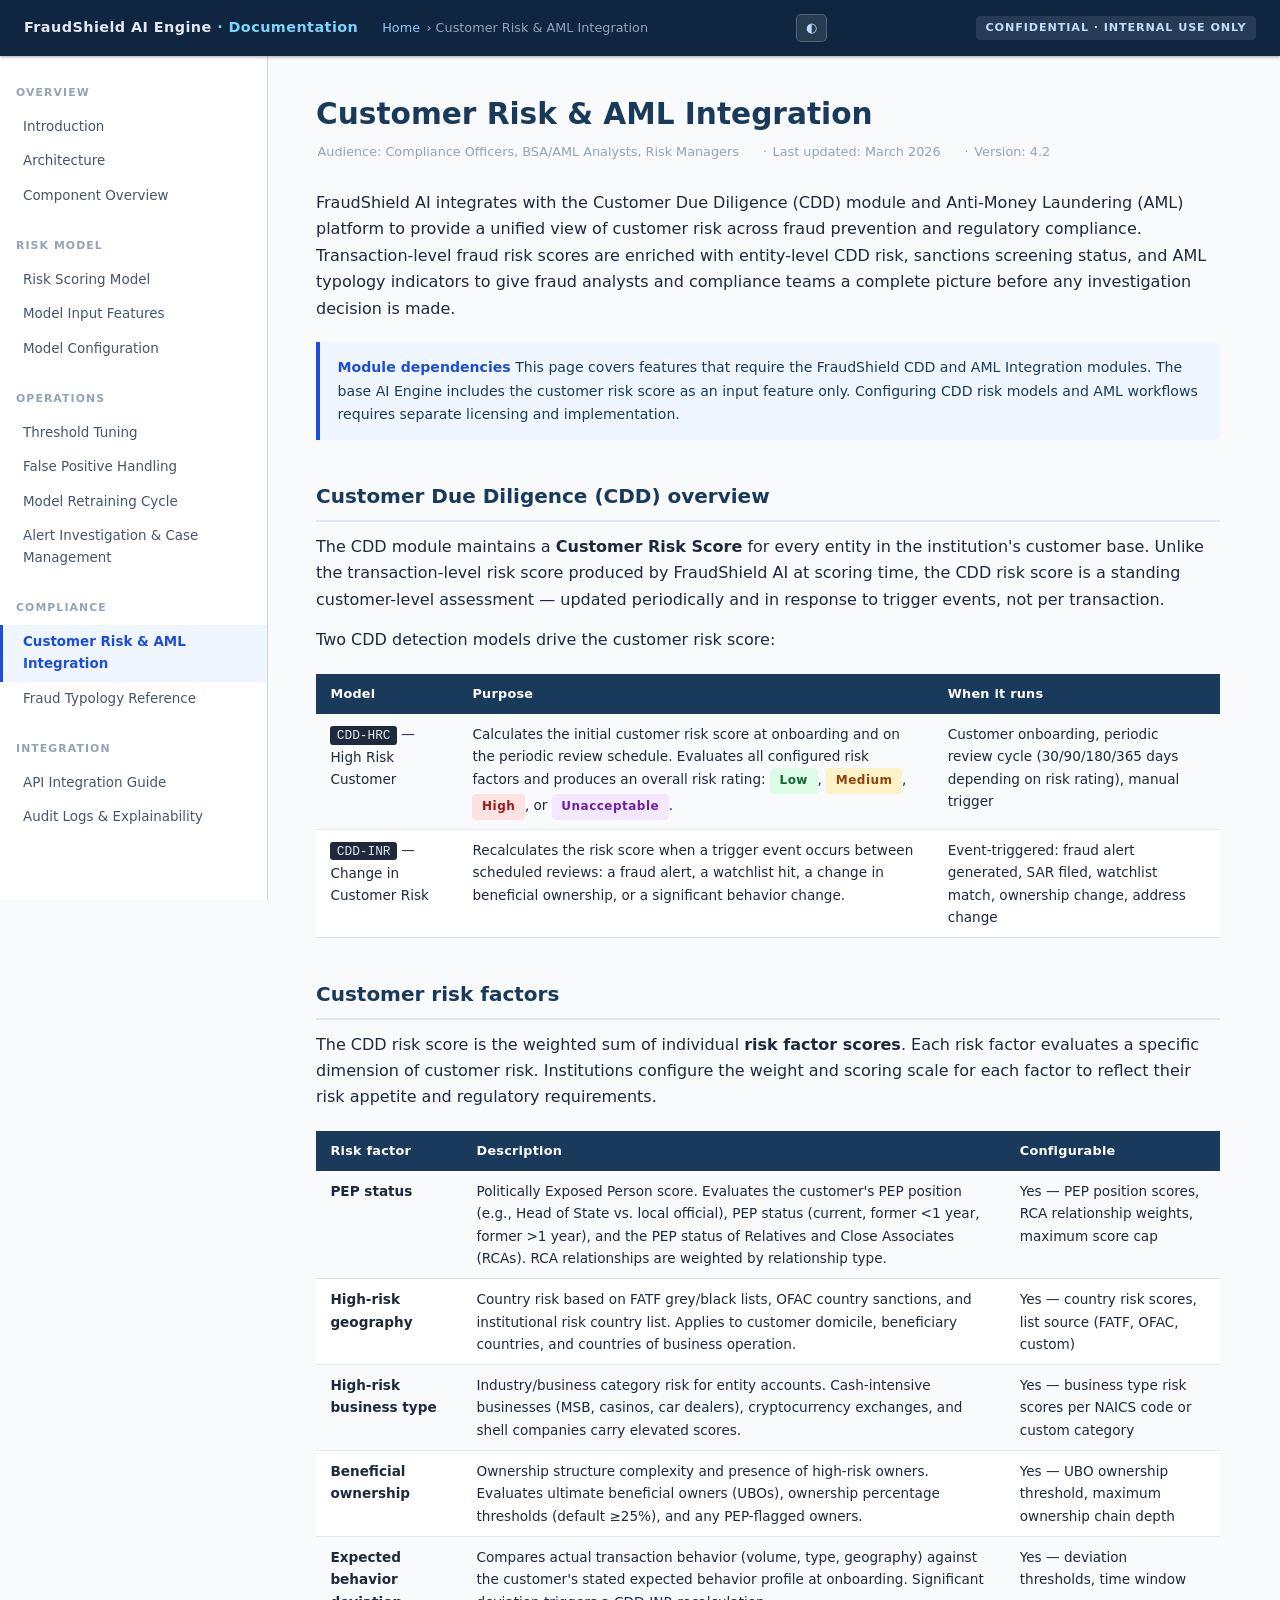
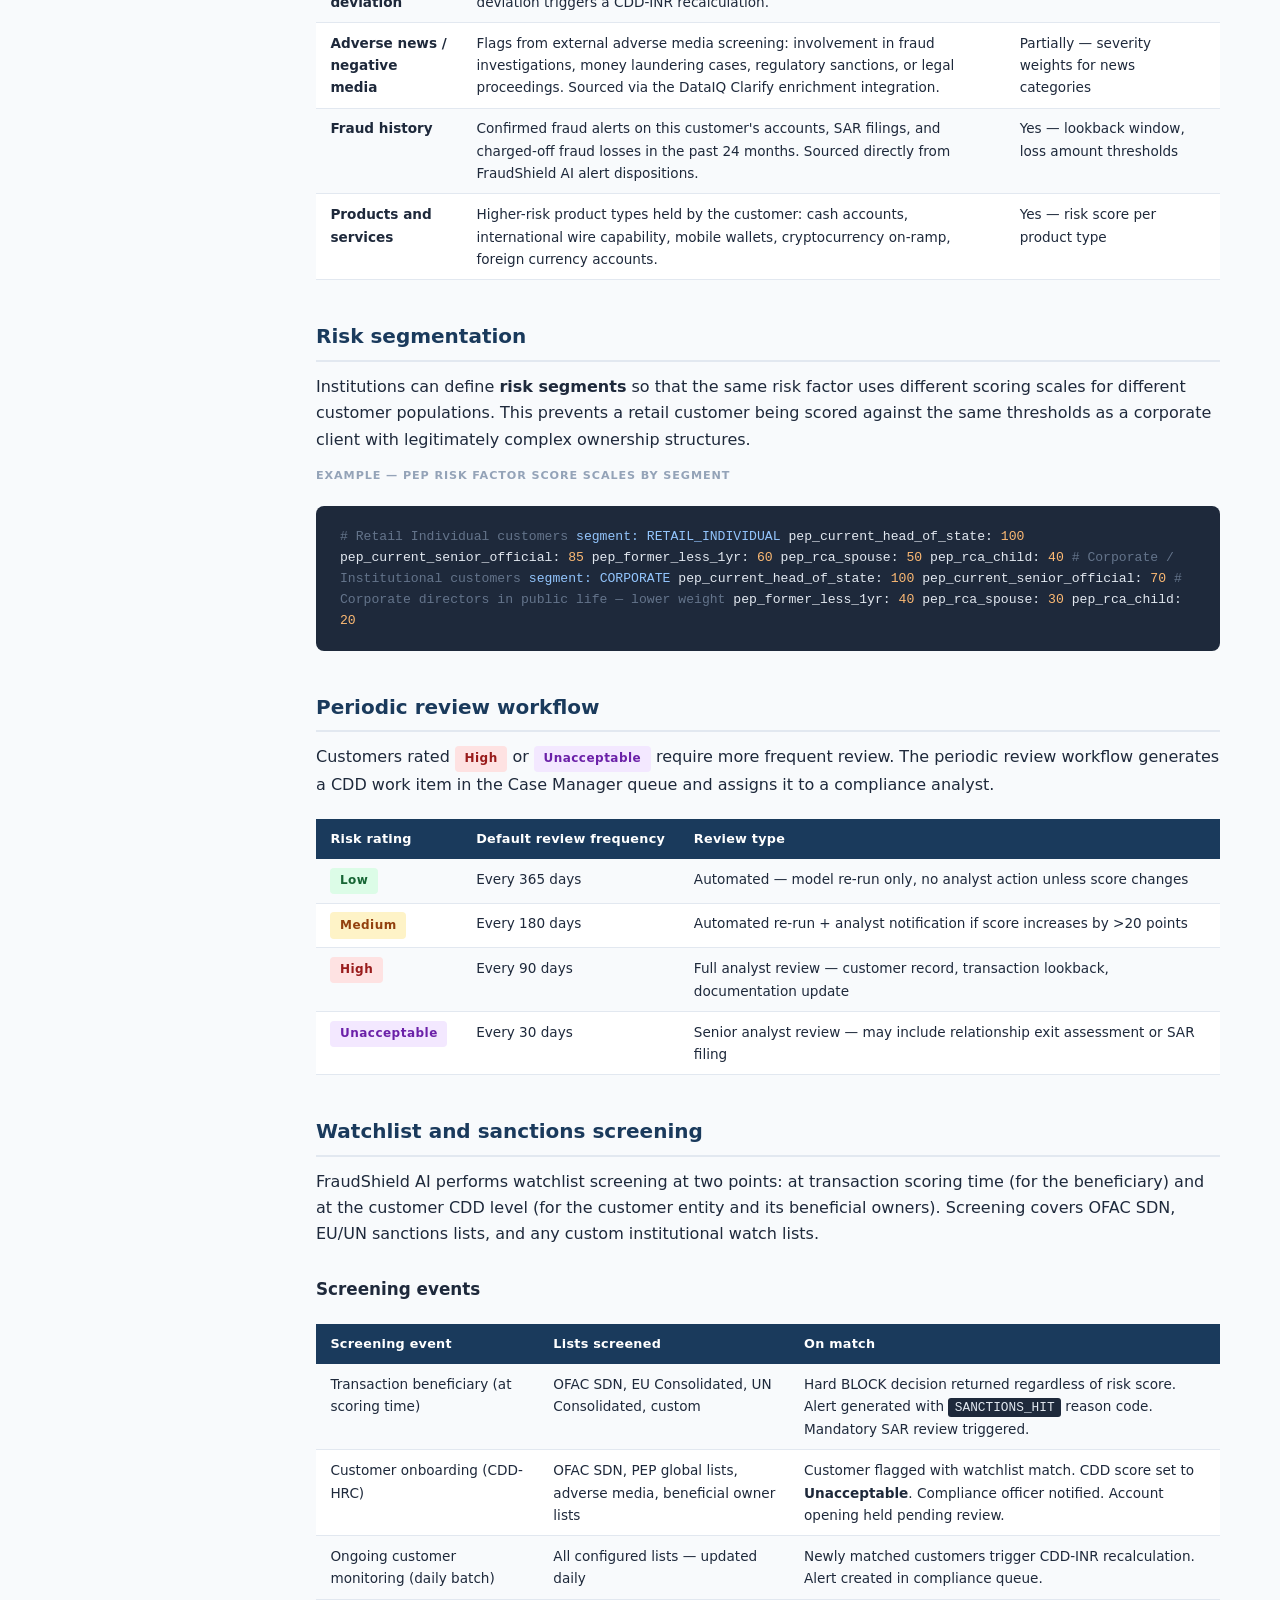
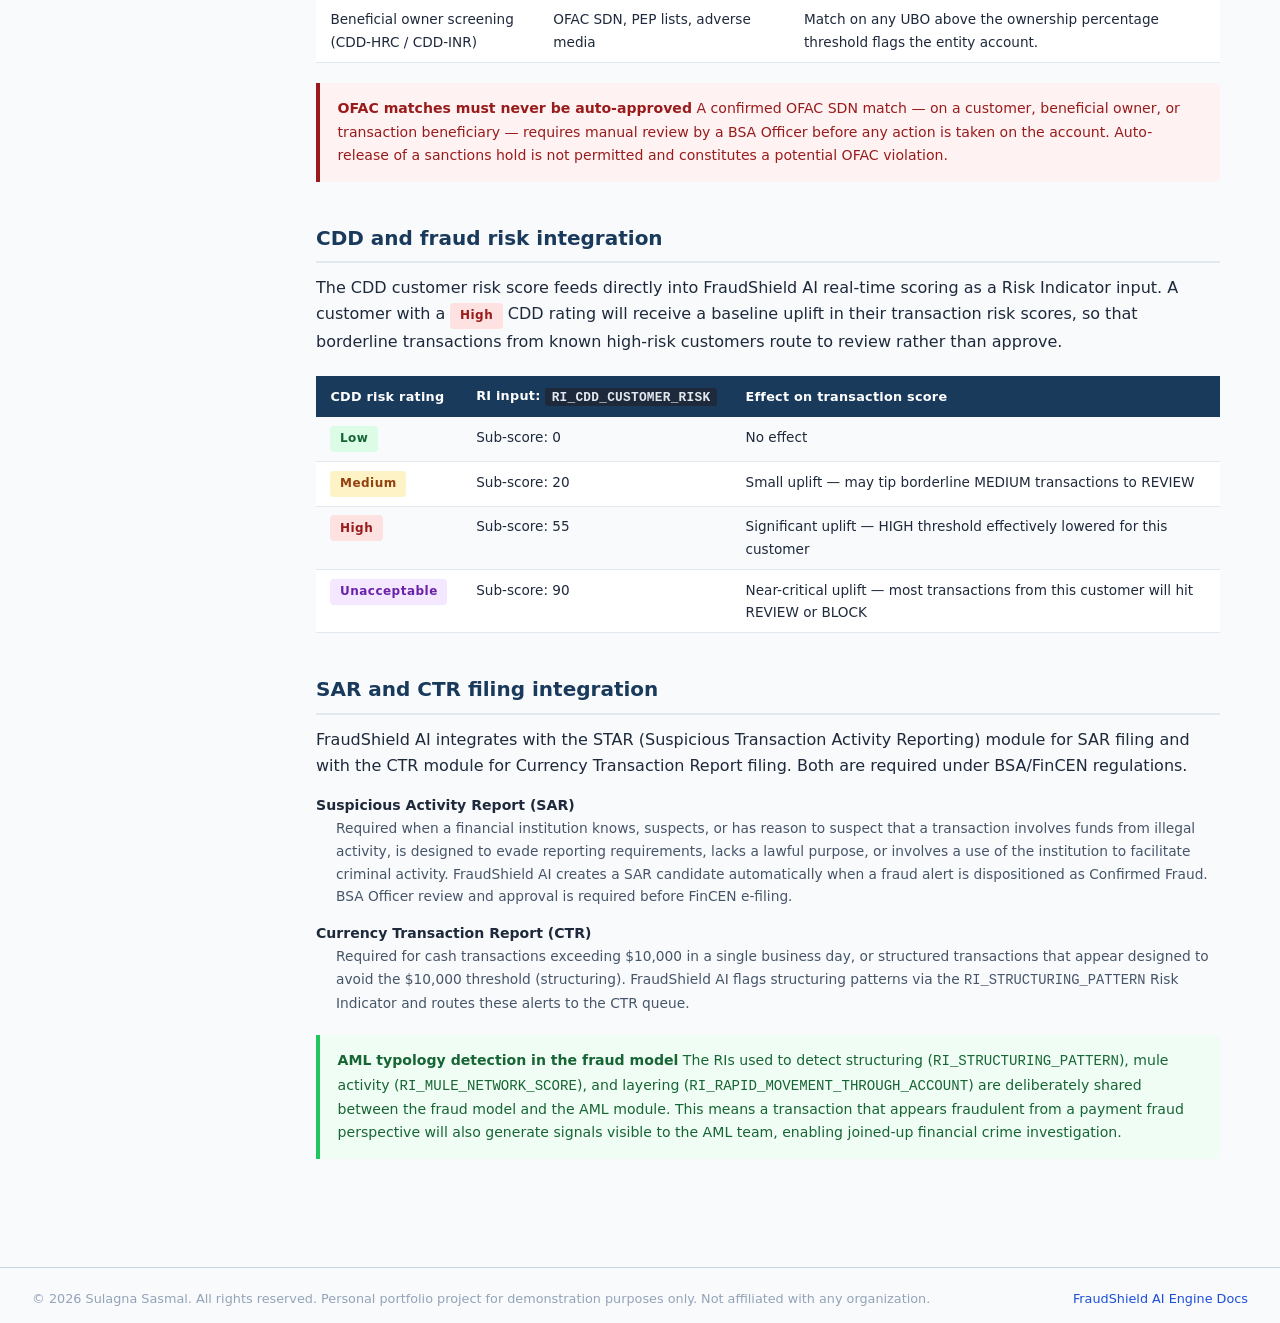
<file: customer-risk.html>
<!DOCTYPE html>
<html lang="en">
<head>
<meta charset="UTF-8">
<meta name="viewport" content="width=device-width, initial-scale=1.0">
<title>Customer Risk &amp; AML Integration — FraudShield AI Engine</title>
<link rel="stylesheet" href="assets/style.css">
<script>(function(){var t=localStorage.getItem("theme");if(t)document.documentElement.setAttribute("data-theme",t);else if(window.matchMedia("(prefers-color-scheme:dark)").matches)document.documentElement.setAttribute("data-theme","dark");else document.documentElement.setAttribute("data-theme","light");})()</script>
</head>
<body>

<header class="site-header">
  <a class="header-brand" href="index.html">FraudShield AI Engine <span>· Documentation</span></a>
  <div class="header-breadcrumb">
    <a href="index.html">Home</a> › Customer Risk &amp; AML Integration
  </div>
  <button class="theme-toggle" id="theme-toggle" aria-label="Toggle theme">&#9680;</button>
  <span class="header-badge">Confidential · Internal Use Only</span>
</header>

<nav class="sidebar">
  <div class="nav-section">Overview</div>
  <a href="index.html">Introduction</a>
  <a href="index.html#architecture">Architecture</a>
  <a href="index.html#components">Component Overview</a>

  <div class="nav-section">Risk Model</div>
  <a href="risk-model.html">Risk Scoring Model</a>
  <a href="model-inputs.html">Model Input Features</a>
  <a href="configuration.html">Model Configuration</a>

  <div class="nav-section">Operations</div>
  <a href="threshold-tuning.html">Threshold Tuning</a>
  <a href="false-positives.html">False Positive Handling</a>
  <a href="retraining.html">Model Retraining Cycle</a>
  <a href="case-management.html">Alert Investigation &amp; Case Management</a>

  <div class="nav-section">Compliance</div>
  <a href="customer-risk.html" class="active">Customer Risk &amp; AML Integration</a>
  <a href="fraud-typologies.html">Fraud Typology Reference</a>

  <div class="nav-section">Integration</div>
  <a href="api-integration.html">API Integration Guide</a>
  <a href="audit-explainability.html">Audit Logs &amp; Explainability</a>
</nav>

<main class="main">

  <h1>Customer Risk &amp; AML Integration</h1>
  <p class="topic-meta">
    <span>Audience: Compliance Officers, BSA/AML Analysts, Risk Managers</span>
    <span>Last updated: March 2026</span>
    <span>Version: 4.2</span>
  </p>

  <p>
    FraudShield AI integrates with the Customer Due Diligence (CDD) module and Anti-Money Laundering (AML) platform to provide a unified view of customer risk across fraud prevention and regulatory compliance. Transaction-level fraud risk scores are enriched with entity-level CDD risk, sanctions screening status, and AML typology indicators to give fraud analysts and compliance teams a complete picture before any investigation decision is made.
  </p>

  <div class="note">
    <strong>Module dependencies</strong>
    This page covers features that require the FraudShield CDD and AML Integration modules. The base AI Engine includes the customer risk score as an input feature only. Configuring CDD risk models and AML workflows requires separate licensing and implementation.
  </div>

  <!-- CDD OVERVIEW -->
  <h2 id="cdd-overview">Customer Due Diligence (CDD) overview</h2>
  <p>
    The CDD module maintains a <strong>Customer Risk Score</strong> for every entity in the institution's customer base. Unlike the transaction-level risk score produced by FraudShield AI at scoring time, the CDD risk score is a standing customer-level assessment — updated periodically and in response to trigger events, not per transaction.
  </p>
  <p>
    Two CDD detection models drive the customer risk score:
  </p>

  <div class="table-wrap">
    <table>
      <thead>
        <tr>
          <th>Model</th>
          <th>Purpose</th>
          <th>When it runs</th>
        </tr>
      </thead>
      <tbody>
        <tr>
          <td><code>CDD-HRC</code> — High Risk Customer</td>
          <td>Calculates the initial customer risk score at onboarding and on the periodic review schedule. Evaluates all configured risk factors and produces an overall risk rating: <span class="score-badge badge-low">Low</span>, <span class="score-badge badge-medium">Medium</span>, <span class="score-badge badge-high">High</span>, or <span class="score-badge badge-critical">Unacceptable</span>.</td>
          <td>Customer onboarding, periodic review cycle (30/90/180/365 days depending on risk rating), manual trigger</td>
        </tr>
        <tr>
          <td><code>CDD-INR</code> — Change in Customer Risk</td>
          <td>Recalculates the risk score when a trigger event occurs between scheduled reviews: a fraud alert, a watchlist hit, a change in beneficial ownership, or a significant behavior change.</td>
          <td>Event-triggered: fraud alert generated, SAR filed, watchlist match, ownership change, address change</td>
        </tr>
      </tbody>
    </table>
  </div>

  <!-- RISK FACTORS -->
  <h2 id="risk-factors">Customer risk factors</h2>
  <p>
    The CDD risk score is the weighted sum of individual <strong>risk factor scores</strong>. Each risk factor evaluates a specific dimension of customer risk. Institutions configure the weight and scoring scale for each factor to reflect their risk appetite and regulatory requirements.
  </p>

  <div class="table-wrap">
    <table>
      <thead>
        <tr>
          <th>Risk factor</th>
          <th>Description</th>
          <th>Configurable</th>
        </tr>
      </thead>
      <tbody>
        <tr>
          <td><strong>PEP status</strong></td>
          <td>Politically Exposed Person score. Evaluates the customer's PEP position (e.g., Head of State vs. local official), PEP status (current, former &lt;1 year, former &gt;1 year), and the PEP status of Relatives and Close Associates (RCAs). RCA relationships are weighted by relationship type.</td>
          <td>Yes — PEP position scores, RCA relationship weights, maximum score cap</td>
        </tr>
        <tr>
          <td><strong>High-risk geography</strong></td>
          <td>Country risk based on FATF grey/black lists, OFAC country sanctions, and institutional risk country list. Applies to customer domicile, beneficiary countries, and countries of business operation.</td>
          <td>Yes — country risk scores, list source (FATF, OFAC, custom)</td>
        </tr>
        <tr>
          <td><strong>High-risk business type</strong></td>
          <td>Industry/business category risk for entity accounts. Cash-intensive businesses (MSB, casinos, car dealers), cryptocurrency exchanges, and shell companies carry elevated scores.</td>
          <td>Yes — business type risk scores per NAICS code or custom category</td>
        </tr>
        <tr>
          <td><strong>Beneficial ownership</strong></td>
          <td>Ownership structure complexity and presence of high-risk owners. Evaluates ultimate beneficial owners (UBOs), ownership percentage thresholds (default ≥25%), and any PEP-flagged owners.</td>
          <td>Yes — UBO ownership threshold, maximum ownership chain depth</td>
        </tr>
        <tr>
          <td><strong>Expected behavior deviation</strong></td>
          <td>Compares actual transaction behavior (volume, type, geography) against the customer's stated expected behavior profile at onboarding. Significant deviation triggers a CDD-INR recalculation.</td>
          <td>Yes — deviation thresholds, time window</td>
        </tr>
        <tr>
          <td><strong>Adverse news / negative media</strong></td>
          <td>Flags from external adverse media screening: involvement in fraud investigations, money laundering cases, regulatory sanctions, or legal proceedings. Sourced via the DataIQ Clarify enrichment integration.</td>
          <td>Partially — severity weights for news categories</td>
        </tr>
        <tr>
          <td><strong>Fraud history</strong></td>
          <td>Confirmed fraud alerts on this customer's accounts, SAR filings, and charged-off fraud losses in the past 24 months. Sourced directly from FraudShield AI alert dispositions.</td>
          <td>Yes — lookback window, loss amount thresholds</td>
        </tr>
        <tr>
          <td><strong>Products and services</strong></td>
          <td>Higher-risk product types held by the customer: cash accounts, international wire capability, mobile wallets, cryptocurrency on-ramp, foreign currency accounts.</td>
          <td>Yes — risk score per product type</td>
        </tr>
      </tbody>
    </table>
  </div>

  <!-- RISK SEGMENTATION -->
  <h2 id="risk-segmentation">Risk segmentation</h2>
  <p>
    Institutions can define <strong>risk segments</strong> so that the same risk factor uses different scoring scales for different customer populations. This prevents a retail customer being scored against the same thresholds as a corporate client with legitimately complex ownership structures.
  </p>

  <div class="code-label">Example — PEP risk factor score scales by segment</div>
  <div class="code-block">
<span class="c-cmt"># Retail Individual customers</span>
<span class="c-key">segment: RETAIL_INDIVIDUAL</span>
  pep_current_head_of_state:     <span class="c-num">100</span>
  pep_current_senior_official:   <span class="c-num">85</span>
  pep_former_less_1yr:           <span class="c-num">60</span>
  pep_rca_spouse:                <span class="c-num">50</span>
  pep_rca_child:                 <span class="c-num">40</span>

<span class="c-cmt"># Corporate / Institutional customers</span>
<span class="c-key">segment: CORPORATE</span>
  pep_current_head_of_state:     <span class="c-num">100</span>
  pep_current_senior_official:   <span class="c-num">70</span>   <span class="c-cmt"># Corporate directors in public life — lower weight</span>
  pep_former_less_1yr:           <span class="c-num">40</span>
  pep_rca_spouse:                <span class="c-num">30</span>
  pep_rca_child:                 <span class="c-num">20</span>
  </div>

  <!-- PERIODIC REVIEW -->
  <h2 id="periodic-review">Periodic review workflow</h2>
  <p>
    Customers rated <span class="score-badge badge-high">High</span> or <span class="score-badge badge-critical">Unacceptable</span> require more frequent review. The periodic review workflow generates a CDD work item in the Case Manager queue and assigns it to a compliance analyst.
  </p>

  <div class="table-wrap">
    <table>
      <thead>
        <tr>
          <th>Risk rating</th>
          <th>Default review frequency</th>
          <th>Review type</th>
        </tr>
      </thead>
      <tbody>
        <tr>
          <td><span class="score-badge badge-low">Low</span></td>
          <td>Every 365 days</td>
          <td>Automated — model re-run only, no analyst action unless score changes</td>
        </tr>
        <tr>
          <td><span class="score-badge badge-medium">Medium</span></td>
          <td>Every 180 days</td>
          <td>Automated re-run + analyst notification if score increases by &gt;20 points</td>
        </tr>
        <tr>
          <td><span class="score-badge badge-high">High</span></td>
          <td>Every 90 days</td>
          <td>Full analyst review — customer record, transaction lookback, documentation update</td>
        </tr>
        <tr>
          <td><span class="score-badge badge-critical">Unacceptable</span></td>
          <td>Every 30 days</td>
          <td>Senior analyst review — may include relationship exit assessment or SAR filing</td>
        </tr>
      </tbody>
    </table>
  </div>

  <!-- WATCHLIST SCREENING -->
  <h2 id="watchlist-screening">Watchlist and sanctions screening</h2>
  <p>
    FraudShield AI performs watchlist screening at two points: at transaction scoring time (for the beneficiary) and at the customer CDD level (for the customer entity and its beneficial owners). Screening covers OFAC SDN, EU/UN sanctions lists, and any custom institutional watch lists.
  </p>

  <h3>Screening events</h3>
  <div class="table-wrap">
    <table>
      <thead>
        <tr>
          <th>Screening event</th>
          <th>Lists screened</th>
          <th>On match</th>
        </tr>
      </thead>
      <tbody>
        <tr>
          <td>Transaction beneficiary (at scoring time)</td>
          <td>OFAC SDN, EU Consolidated, UN Consolidated, custom</td>
          <td>Hard BLOCK decision returned regardless of risk score. Alert generated with <code>SANCTIONS_HIT</code> reason code. Mandatory SAR review triggered.</td>
        </tr>
        <tr>
          <td>Customer onboarding (CDD-HRC)</td>
          <td>OFAC SDN, PEP global lists, adverse media, beneficial owner lists</td>
          <td>Customer flagged with watchlist match. CDD score set to <strong>Unacceptable</strong>. Compliance officer notified. Account opening held pending review.</td>
        </tr>
        <tr>
          <td>Ongoing customer monitoring (daily batch)</td>
          <td>All configured lists — updated daily</td>
          <td>Newly matched customers trigger CDD-INR recalculation. Alert created in compliance queue.</td>
        </tr>
        <tr>
          <td>Beneficial owner screening (CDD-HRC / CDD-INR)</td>
          <td>OFAC SDN, PEP lists, adverse media</td>
          <td>Match on any UBO above the ownership percentage threshold flags the entity account.</td>
        </tr>
      </tbody>
    </table>
  </div>

  <div class="caution">
    <strong>OFAC matches must never be auto-approved</strong>
    A confirmed OFAC SDN match — on a customer, beneficial owner, or transaction beneficiary — requires manual review by a BSA Officer before any action is taken on the account. Auto-release of a sanctions hold is not permitted and constitutes a potential OFAC violation.
  </div>

  <!-- CDD + FRAUD INTEGRATION -->
  <h2 id="fraud-integration">CDD and fraud risk integration</h2>
  <p>
    The CDD customer risk score feeds directly into FraudShield AI real-time scoring as a Risk Indicator input. A customer with a <span class="score-badge badge-high">High</span> CDD rating will receive a baseline uplift in their transaction risk scores, so that borderline transactions from known high-risk customers route to review rather than approve.
  </p>

  <div class="table-wrap">
    <table>
      <thead>
        <tr>
          <th>CDD risk rating</th>
          <th>RI input: <code>RI_CDD_CUSTOMER_RISK</code></th>
          <th>Effect on transaction score</th>
        </tr>
      </thead>
      <tbody>
        <tr>
          <td><span class="score-badge badge-low">Low</span></td>
          <td>Sub-score: 0</td>
          <td>No effect</td>
        </tr>
        <tr>
          <td><span class="score-badge badge-medium">Medium</span></td>
          <td>Sub-score: 20</td>
          <td>Small uplift — may tip borderline MEDIUM transactions to REVIEW</td>
        </tr>
        <tr>
          <td><span class="score-badge badge-high">High</span></td>
          <td>Sub-score: 55</td>
          <td>Significant uplift — HIGH threshold effectively lowered for this customer</td>
        </tr>
        <tr>
          <td><span class="score-badge badge-critical">Unacceptable</span></td>
          <td>Sub-score: 90</td>
          <td>Near-critical uplift — most transactions from this customer will hit REVIEW or BLOCK</td>
        </tr>
      </tbody>
    </table>
  </div>

  <!-- SAR/CTR INTEGRATION -->
  <h2 id="regulatory-reporting">SAR and CTR filing integration</h2>
  <p>
    FraudShield AI integrates with the STAR (Suspicious Transaction Activity Reporting) module for SAR filing and with the CTR module for Currency Transaction Report filing. Both are required under BSA/FinCEN regulations.
  </p>

  <dl>
    <dt>Suspicious Activity Report (SAR)</dt>
    <dd>Required when a financial institution knows, suspects, or has reason to suspect that a transaction involves funds from illegal activity, is designed to evade reporting requirements, lacks a lawful purpose, or involves a use of the institution to facilitate criminal activity. FraudShield AI creates a SAR candidate automatically when a fraud alert is dispositioned as Confirmed Fraud. BSA Officer review and approval is required before FinCEN e-filing.</dd>
    <dt>Currency Transaction Report (CTR)</dt>
    <dd>Required for cash transactions exceeding $10,000 in a single business day, or structured transactions that appear designed to avoid the $10,000 threshold (structuring). FraudShield AI flags structuring patterns via the <code>RI_STRUCTURING_PATTERN</code> Risk Indicator and routes these alerts to the CTR queue.</dd>
  </dl>

  <div class="tip">
    <strong>AML typology detection in the fraud model</strong>
    The RIs used to detect structuring (<code>RI_STRUCTURING_PATTERN</code>), mule activity (<code>RI_MULE_NETWORK_SCORE</code>), and layering (<code>RI_RAPID_MOVEMENT_THROUGH_ACCOUNT</code>) are deliberately shared between the fraud model and the AML module. This means a transaction that appears fraudulent from a payment fraud perspective will also generate signals visible to the AML team, enabling joined-up financial crime investigation.
  </div>

</main>
<footer class="doc-footer">
  <span>&copy; <span id="footer-yr"></span> Sulagna Sasmal. All rights reserved. Personal portfolio project for demonstration purposes only. Not affiliated with any organization.</span>
  <span><a href="index.html">FraudShield AI Engine Docs</a></span>
</footer>
<script>var e=document.getElementById("footer-yr");if(e)e.textContent=new Date().getFullYear();</script>
<script>(function(){var btn=document.getElementById("theme-toggle");if(!btn)return;function upd(){btn.textContent=document.documentElement.getAttribute("data-theme")==="dark"?"☀":"◐";}upd();btn.addEventListener("click",function(){var n=document.documentElement.getAttribute("data-theme")==="dark"?"light":"dark";document.documentElement.setAttribute("data-theme",n);localStorage.setItem("theme",n);upd();});})()</script>
</body>
</html>
</file>
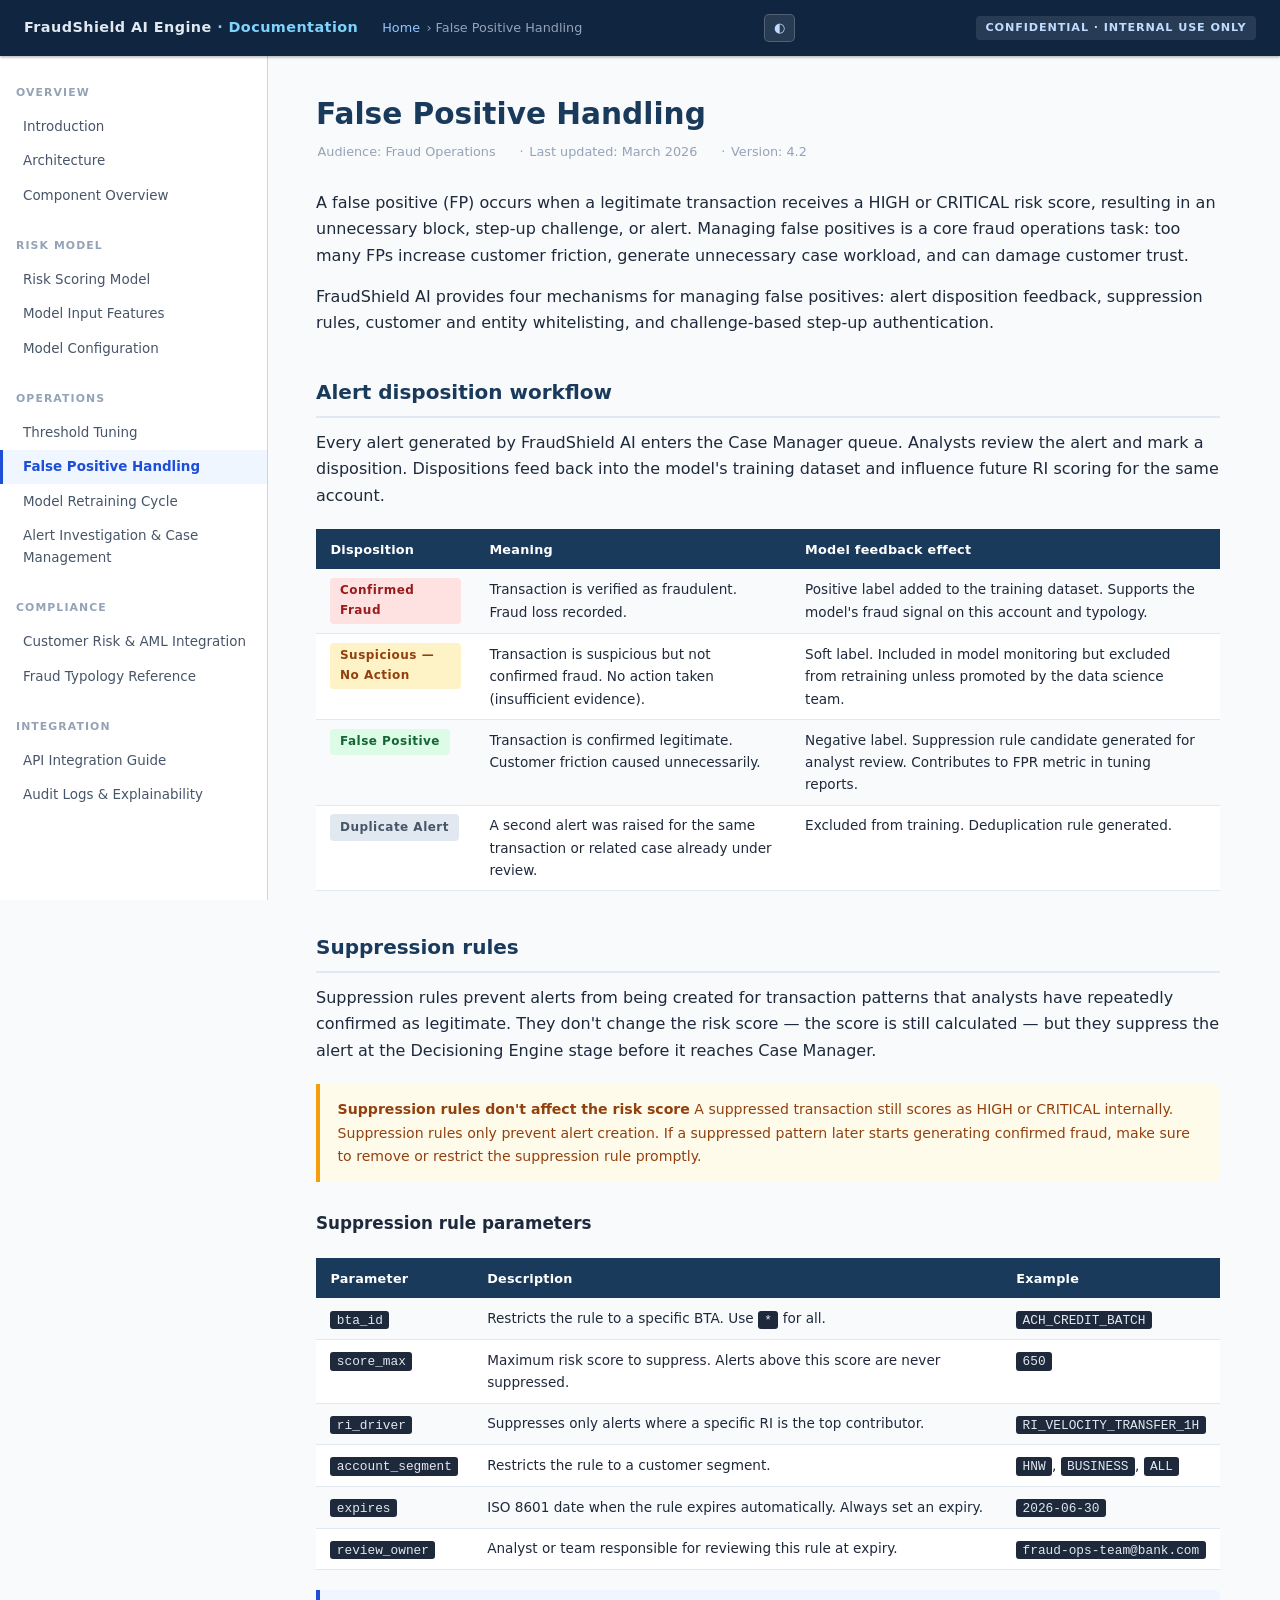
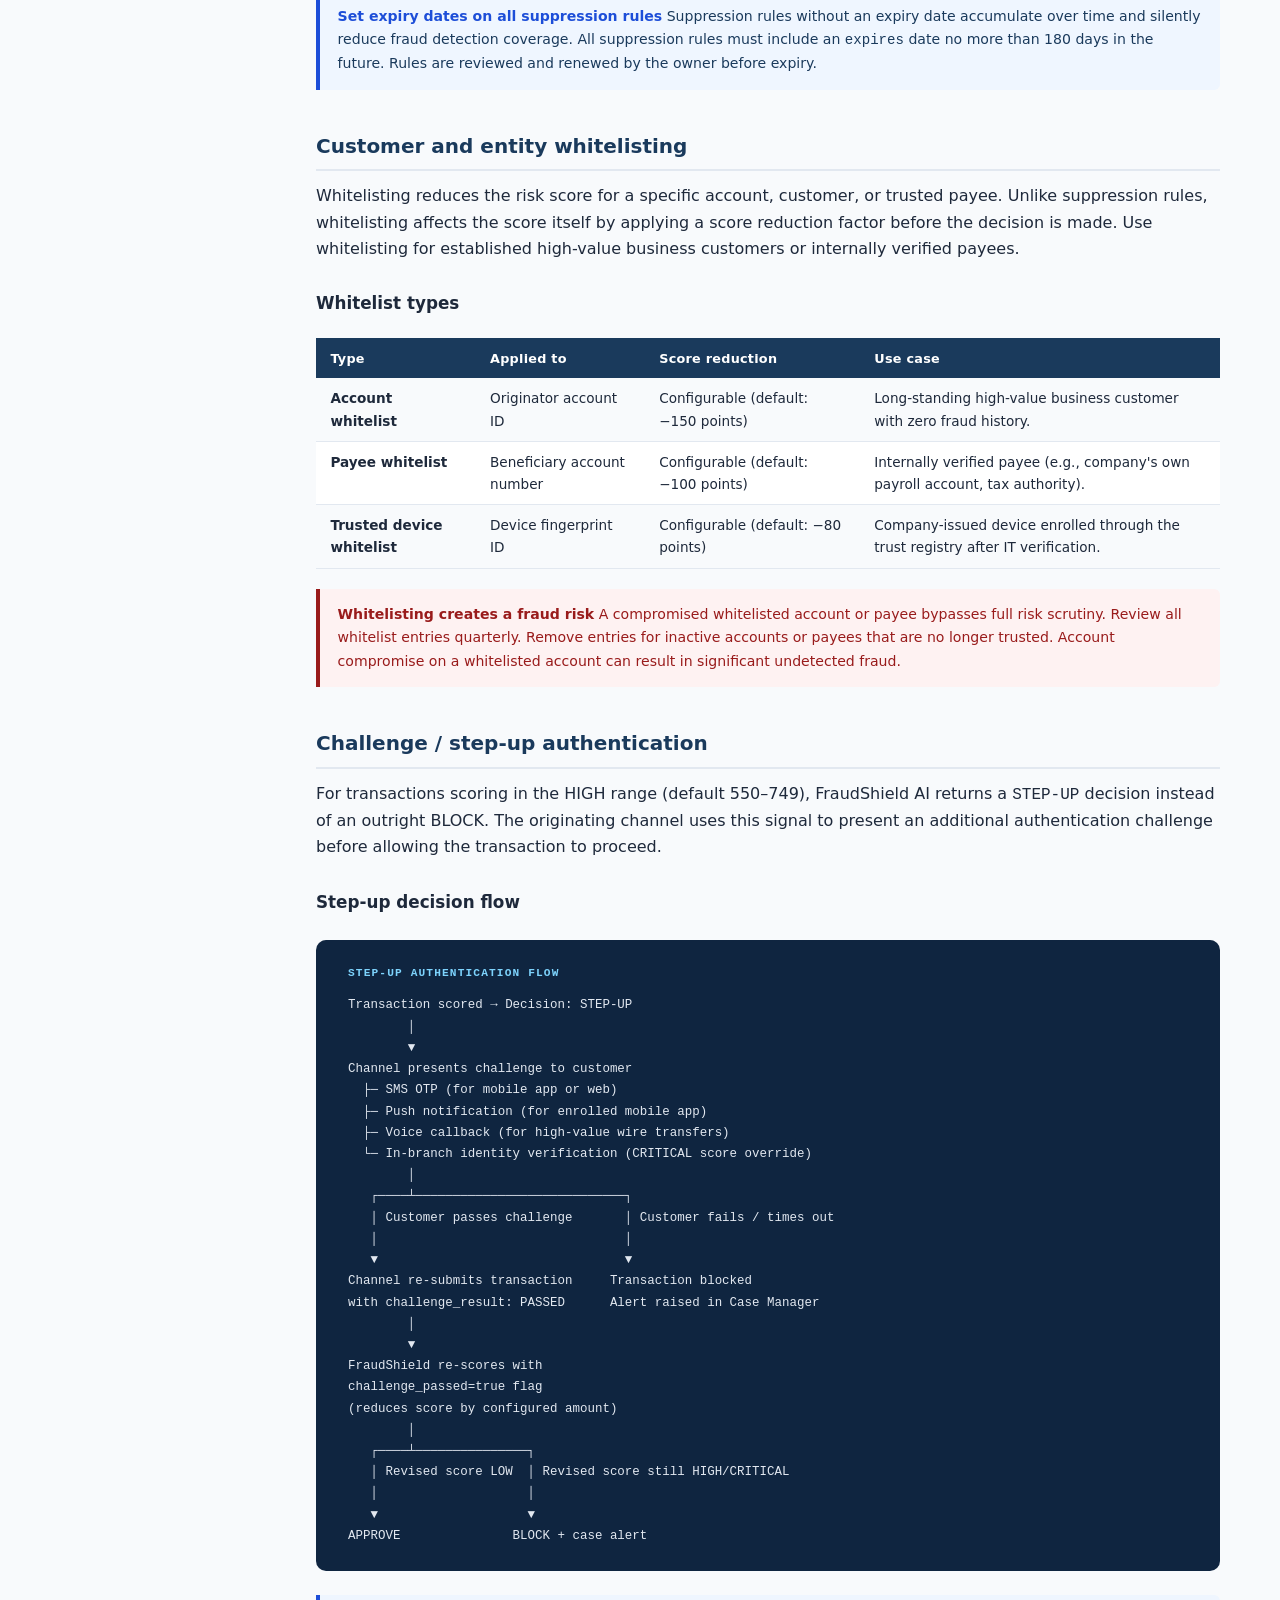
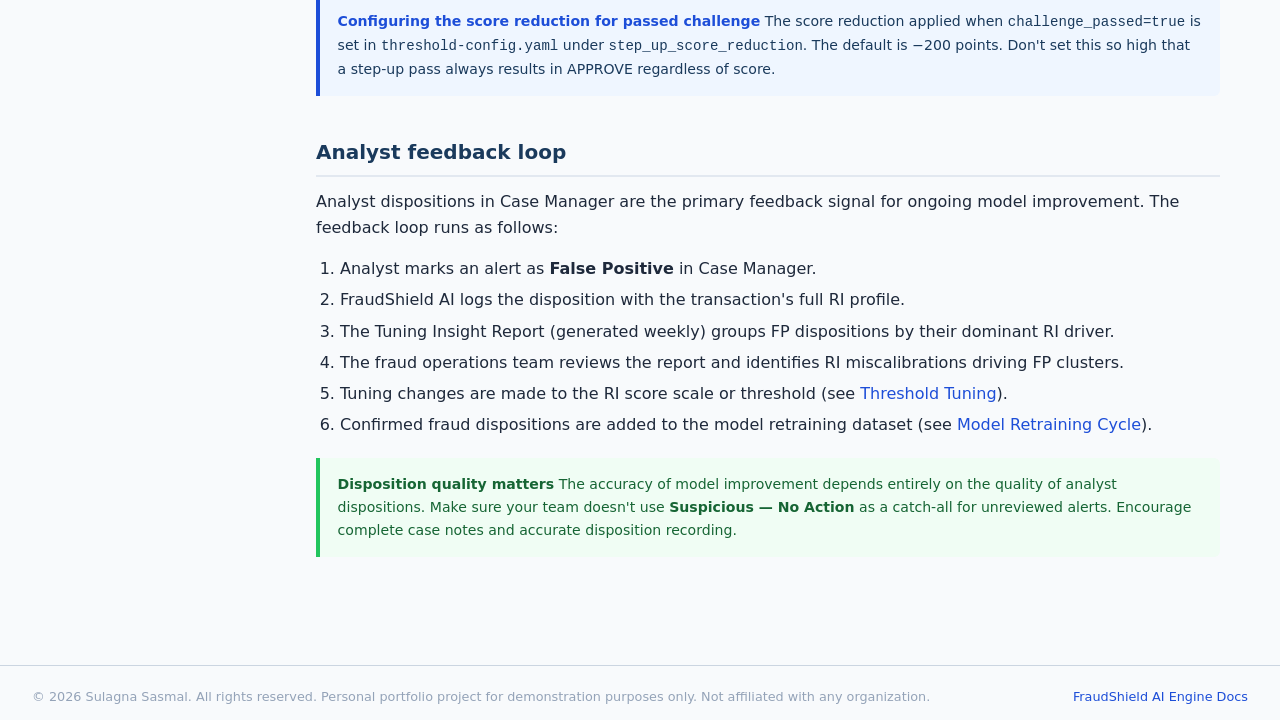
<file: false-positives.html>
<!DOCTYPE html>
<html lang="en">
<head>
<meta charset="UTF-8">
<meta name="viewport" content="width=device-width, initial-scale=1.0">
<title>False Positive Handling — FraudShield AI Engine</title>
<link rel="stylesheet" href="assets/style.css">
<script>(function(){var t=localStorage.getItem("theme");if(t)document.documentElement.setAttribute("data-theme",t);else if(window.matchMedia("(prefers-color-scheme:dark)").matches)document.documentElement.setAttribute("data-theme","dark");else document.documentElement.setAttribute("data-theme","light");})()</script>
</head>
<body>

<header class="site-header">
  <a class="header-brand" href="index.html">FraudShield AI Engine <span>· Documentation</span></a>
  <div class="header-breadcrumb">
    <a href="index.html">Home</a> › False Positive Handling
  </div>
  <button class="theme-toggle" id="theme-toggle" aria-label="Toggle theme">&#9680;</button>
  <span class="header-badge">Confidential · Internal Use Only</span>
</header>

<nav class="sidebar">
  <div class="nav-section">Overview</div>
  <a href="index.html">Introduction</a>
  <a href="index.html#architecture">Architecture</a>
  <a href="index.html#components">Component Overview</a>

  <div class="nav-section">Risk Model</div>
  <a href="risk-model.html">Risk Scoring Model</a>
  <a href="model-inputs.html">Model Input Features</a>
  <a href="configuration.html">Model Configuration</a>

  <div class="nav-section">Operations</div>
  <a href="threshold-tuning.html">Threshold Tuning</a>
  <a href="false-positives.html" class="active">False Positive Handling</a>
  <a href="retraining.html">Model Retraining Cycle</a>
  <a href="case-management.html">Alert Investigation &amp; Case Management</a>

  <div class="nav-section">Compliance</div>
  <a href="customer-risk.html">Customer Risk &amp; AML Integration</a>
  <a href="fraud-typologies.html">Fraud Typology Reference</a>

  <div class="nav-section">Integration</div>
  <a href="api-integration.html">API Integration Guide</a>
  <a href="audit-explainability.html">Audit Logs &amp; Explainability</a>
</nav>

<main class="main">

  <h1>False Positive Handling</h1>
  <p class="topic-meta">
    <span>Audience: Fraud Operations</span>
    <span>Last updated: March 2026</span>
    <span>Version: 4.2</span>
  </p>

  <p>
    A false positive (FP) occurs when a legitimate transaction receives a HIGH or CRITICAL risk score, resulting in an unnecessary block, step-up challenge, or alert. Managing false positives is a core fraud operations task: too many FPs increase customer friction, generate unnecessary case workload, and can damage customer trust.
  </p>
  <p>
    FraudShield AI provides four mechanisms for managing false positives: alert disposition feedback, suppression rules, customer and entity whitelisting, and challenge-based step-up authentication.
  </p>

  <!-- ALERT DISPOSITION -->
  <h2 id="alert-disposition">Alert disposition workflow</h2>
  <p>
    Every alert generated by FraudShield AI enters the Case Manager queue. Analysts review the alert and mark a disposition. Dispositions feed back into the model's training dataset and influence future RI scoring for the same account.
  </p>

  <div class="table-wrap">
    <table>
      <thead>
        <tr>
          <th>Disposition</th>
          <th>Meaning</th>
          <th>Model feedback effect</th>
        </tr>
      </thead>
      <tbody>
        <tr>
          <td><span class="score-badge badge-high">Confirmed Fraud</span></td>
          <td>Transaction is verified as fraudulent. Fraud loss recorded.</td>
          <td>Positive label added to the training dataset. Supports the model's fraud signal on this account and typology.</td>
        </tr>
        <tr>
          <td><span class="score-badge badge-medium">Suspicious — No Action</span></td>
          <td>Transaction is suspicious but not confirmed fraud. No action taken (insufficient evidence).</td>
          <td>Soft label. Included in model monitoring but excluded from retraining unless promoted by the data science team.</td>
        </tr>
        <tr>
          <td><span class="score-badge badge-low">False Positive</span></td>
          <td>Transaction is confirmed legitimate. Customer friction caused unnecessarily.</td>
          <td>Negative label. Suppression rule candidate generated for analyst review. Contributes to FPR metric in tuning reports.</td>
        </tr>
        <tr>
          <td><span class="score-badge badge-neutral">Duplicate Alert</span></td>
          <td>A second alert was raised for the same transaction or related case already under review.</td>
          <td>Excluded from training. Deduplication rule generated.</td>
        </tr>
      </tbody>
    </table>
  </div>

  <!-- SUPPRESSION RULES -->
  <h2 id="suppression-rules">Suppression rules</h2>
  <p>
    Suppression rules prevent alerts from being created for transaction patterns that analysts have repeatedly confirmed as legitimate. They don't change the risk score — the score is still calculated — but they suppress the alert at the Decisioning Engine stage before it reaches Case Manager.
  </p>

  <div class="warning">
    <strong>Suppression rules don't affect the risk score</strong>
    A suppressed transaction still scores as HIGH or CRITICAL internally. Suppression rules only prevent alert creation. If a suppressed pattern later starts generating confirmed fraud, make sure to remove or restrict the suppression rule promptly.
  </div>

  <h3>Suppression rule parameters</h3>

  <div class="table-wrap">
    <table>
      <thead>
        <tr>
          <th>Parameter</th>
          <th>Description</th>
          <th>Example</th>
        </tr>
      </thead>
      <tbody>
        <tr>
          <td><code>bta_id</code></td>
          <td>Restricts the rule to a specific BTA. Use <code>*</code> for all.</td>
          <td><code>ACH_CREDIT_BATCH</code></td>
        </tr>
        <tr>
          <td><code>score_max</code></td>
          <td>Maximum risk score to suppress. Alerts above this score are never suppressed.</td>
          <td><code>650</code></td>
        </tr>
        <tr>
          <td><code>ri_driver</code></td>
          <td>Suppresses only alerts where a specific RI is the top contributor.</td>
          <td><code>RI_VELOCITY_TRANSFER_1H</code></td>
        </tr>
        <tr>
          <td><code>account_segment</code></td>
          <td>Restricts the rule to a customer segment.</td>
          <td><code>HNW</code>, <code>BUSINESS</code>, <code>ALL</code></td>
        </tr>
        <tr>
          <td><code>expires</code></td>
          <td>ISO 8601 date when the rule expires automatically. Always set an expiry.</td>
          <td><code>2026-06-30</code></td>
        </tr>
        <tr>
          <td><code>review_owner</code></td>
          <td>Analyst or team responsible for reviewing this rule at expiry.</td>
          <td><code>fraud-ops-team@bank.com</code></td>
        </tr>
      </tbody>
    </table>
  </div>

  <div class="note">
    <strong>Set expiry dates on all suppression rules</strong>
    Suppression rules without an expiry date accumulate over time and silently reduce fraud detection coverage. All suppression rules must include an <code>expires</code> date no more than 180 days in the future. Rules are reviewed and renewed by the owner before expiry.
  </div>

  <!-- WHITELISTING -->
  <h2 id="whitelisting">Customer and entity whitelisting</h2>
  <p>
    Whitelisting reduces the risk score for a specific account, customer, or trusted payee. Unlike suppression rules, whitelisting affects the score itself by applying a score reduction factor before the decision is made. Use whitelisting for established high-value business customers or internally verified payees.
  </p>

  <h3>Whitelist types</h3>

  <div class="table-wrap">
    <table>
      <thead>
        <tr>
          <th>Type</th>
          <th>Applied to</th>
          <th>Score reduction</th>
          <th>Use case</th>
        </tr>
      </thead>
      <tbody>
        <tr>
          <td><strong>Account whitelist</strong></td>
          <td>Originator account ID</td>
          <td>Configurable (default: −150 points)</td>
          <td>Long-standing high-value business customer with zero fraud history.</td>
        </tr>
        <tr>
          <td><strong>Payee whitelist</strong></td>
          <td>Beneficiary account number</td>
          <td>Configurable (default: −100 points)</td>
          <td>Internally verified payee (e.g., company's own payroll account, tax authority).</td>
        </tr>
        <tr>
          <td><strong>Trusted device whitelist</strong></td>
          <td>Device fingerprint ID</td>
          <td>Configurable (default: −80 points)</td>
          <td>Company-issued device enrolled through the trust registry after IT verification.</td>
        </tr>
      </tbody>
    </table>
  </div>

  <div class="caution">
    <strong>Whitelisting creates a fraud risk</strong>
    A compromised whitelisted account or payee bypasses full risk scrutiny. Review all whitelist entries quarterly. Remove entries for inactive accounts or payees that are no longer trusted. Account compromise on a whitelisted account can result in significant undetected fraud.
  </div>

  <!-- CHALLENGE FLOW -->
  <h2 id="challenge-flow">Challenge / step-up authentication</h2>
  <p>
    For transactions scoring in the HIGH range (default 550–749), FraudShield AI returns a <code>STEP-UP</code> decision instead of an outright BLOCK. The originating channel uses this signal to present an additional authentication challenge before allowing the transaction to proceed.
  </p>

  <h3>Step-up decision flow</h3>

  <div class="arch-diagram">
    <div class="arch-title">Step-up authentication flow</div>
<pre>
Transaction scored → Decision: STEP-UP
        │
        ▼
Channel presents challenge to customer
  ├─ SMS OTP (for mobile app or web)
  ├─ Push notification (for enrolled mobile app)
  ├─ Voice callback (for high-value wire transfers)
  └─ In-branch identity verification (CRITICAL score override)
        │
   ┌────┴────────────────────────────┐
   │ Customer passes challenge       │ Customer fails / times out
   │                                 │
   ▼                                 ▼
Channel re-submits transaction     Transaction blocked
with challenge_result: PASSED      Alert raised in Case Manager
        │
        ▼
FraudShield re-scores with
challenge_passed=true flag
(reduces score by configured amount)
        │
   ┌────┴───────────────┐
   │ Revised score LOW  │ Revised score still HIGH/CRITICAL
   │                    │
   ▼                    ▼
APPROVE               BLOCK + case alert
</pre>
  </div>

  <div class="note">
    <strong>Configuring the score reduction for passed challenge</strong>
    The score reduction applied when <code>challenge_passed=true</code> is set in <code>threshold-config.yaml</code> under <code>step_up_score_reduction</code>. The default is −200 points. Don't set this so high that a step-up pass always results in APPROVE regardless of score.
  </div>

  <!-- FEEDBACK LOOP -->
  <h2 id="feedback-loop">Analyst feedback loop</h2>
  <p>
    Analyst dispositions in Case Manager are the primary feedback signal for ongoing model improvement. The feedback loop runs as follows:
  </p>

  <ol>
    <li>Analyst marks an alert as <strong>False Positive</strong> in Case Manager.</li>
    <li>FraudShield AI logs the disposition with the transaction's full RI profile.</li>
    <li>The Tuning Insight Report (generated weekly) groups FP dispositions by their dominant RI driver.</li>
    <li>The fraud operations team reviews the report and identifies RI miscalibrations driving FP clusters.</li>
    <li>Tuning changes are made to the RI score scale or threshold (see <a href="threshold-tuning.html">Threshold Tuning</a>).</li>
    <li>Confirmed fraud dispositions are added to the model retraining dataset (see <a href="retraining.html">Model Retraining Cycle</a>).</li>
  </ol>

  <div class="tip">
    <strong>Disposition quality matters</strong>
    The accuracy of model improvement depends entirely on the quality of analyst dispositions. Make sure your team doesn't use <strong>Suspicious — No Action</strong> as a catch-all for unreviewed alerts. Encourage complete case notes and accurate disposition recording.
  </div>

</main>
<footer class="doc-footer">
  <span>&copy; <span id="footer-yr"></span> Sulagna Sasmal. All rights reserved. Personal portfolio project for demonstration purposes only. Not affiliated with any organization.</span>
  <span><a href="index.html">FraudShield AI Engine Docs</a></span>
</footer>
<script>var e=document.getElementById("footer-yr");if(e)e.textContent=new Date().getFullYear();</script>
<script>(function(){var btn=document.getElementById("theme-toggle");if(!btn)return;function upd(){btn.textContent=document.documentElement.getAttribute("data-theme")==="dark"?"☀":"◐";}upd();btn.addEventListener("click",function(){var n=document.documentElement.getAttribute("data-theme")==="dark"?"light":"dark";document.documentElement.setAttribute("data-theme",n);localStorage.setItem("theme",n);upd();});})()</script>
</body>
</html>
</file>
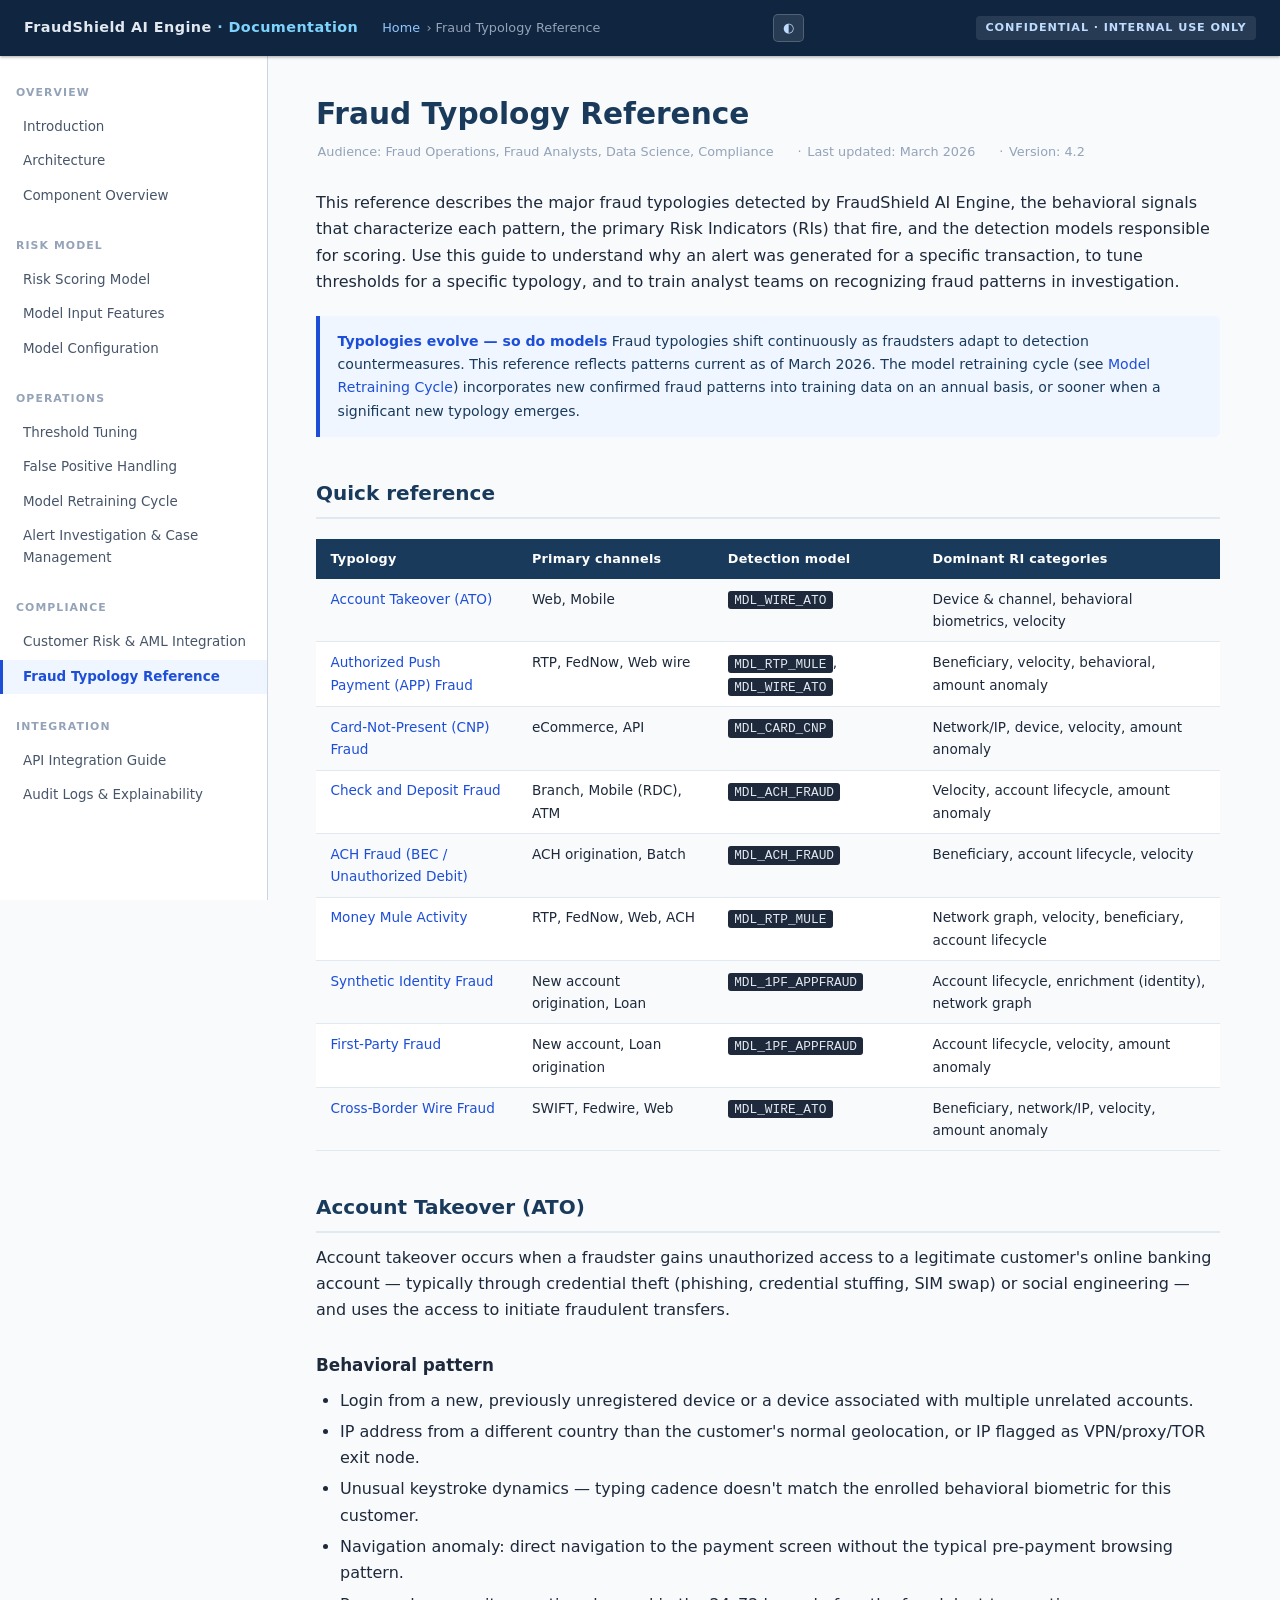
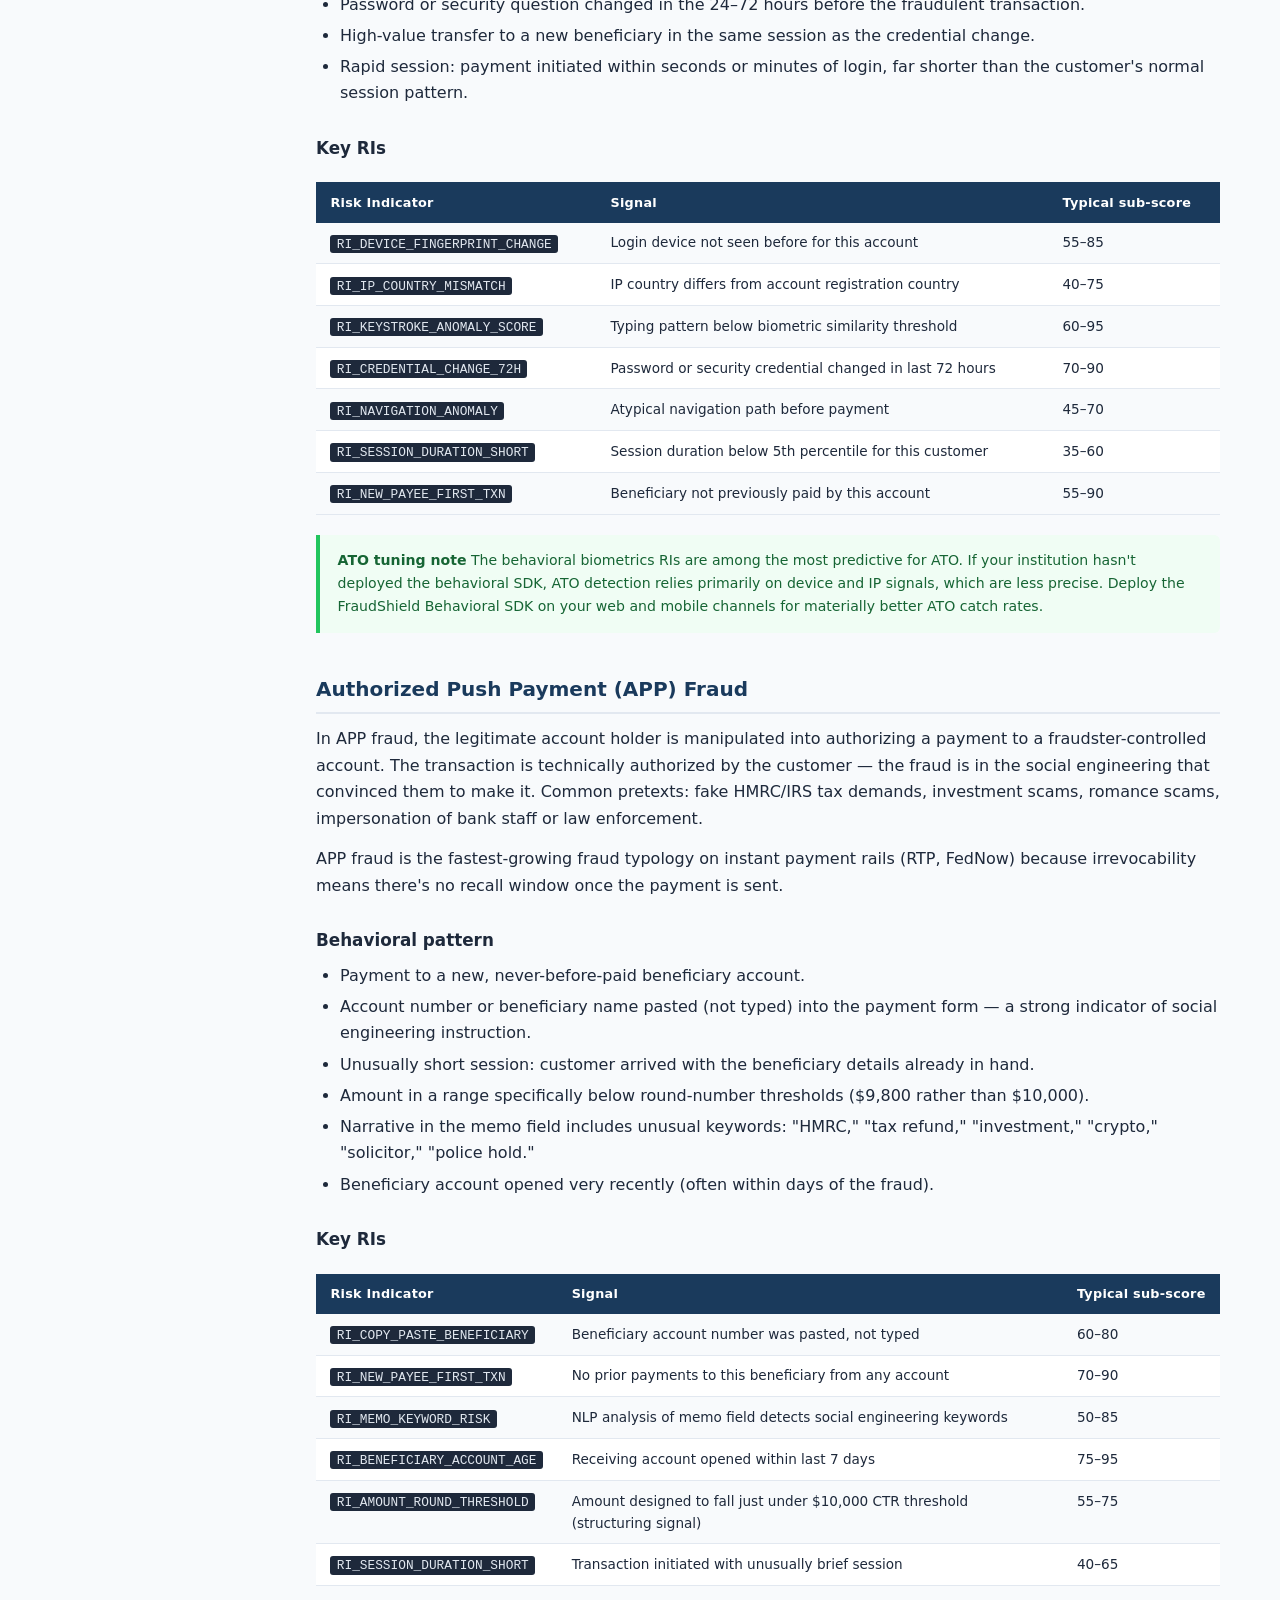
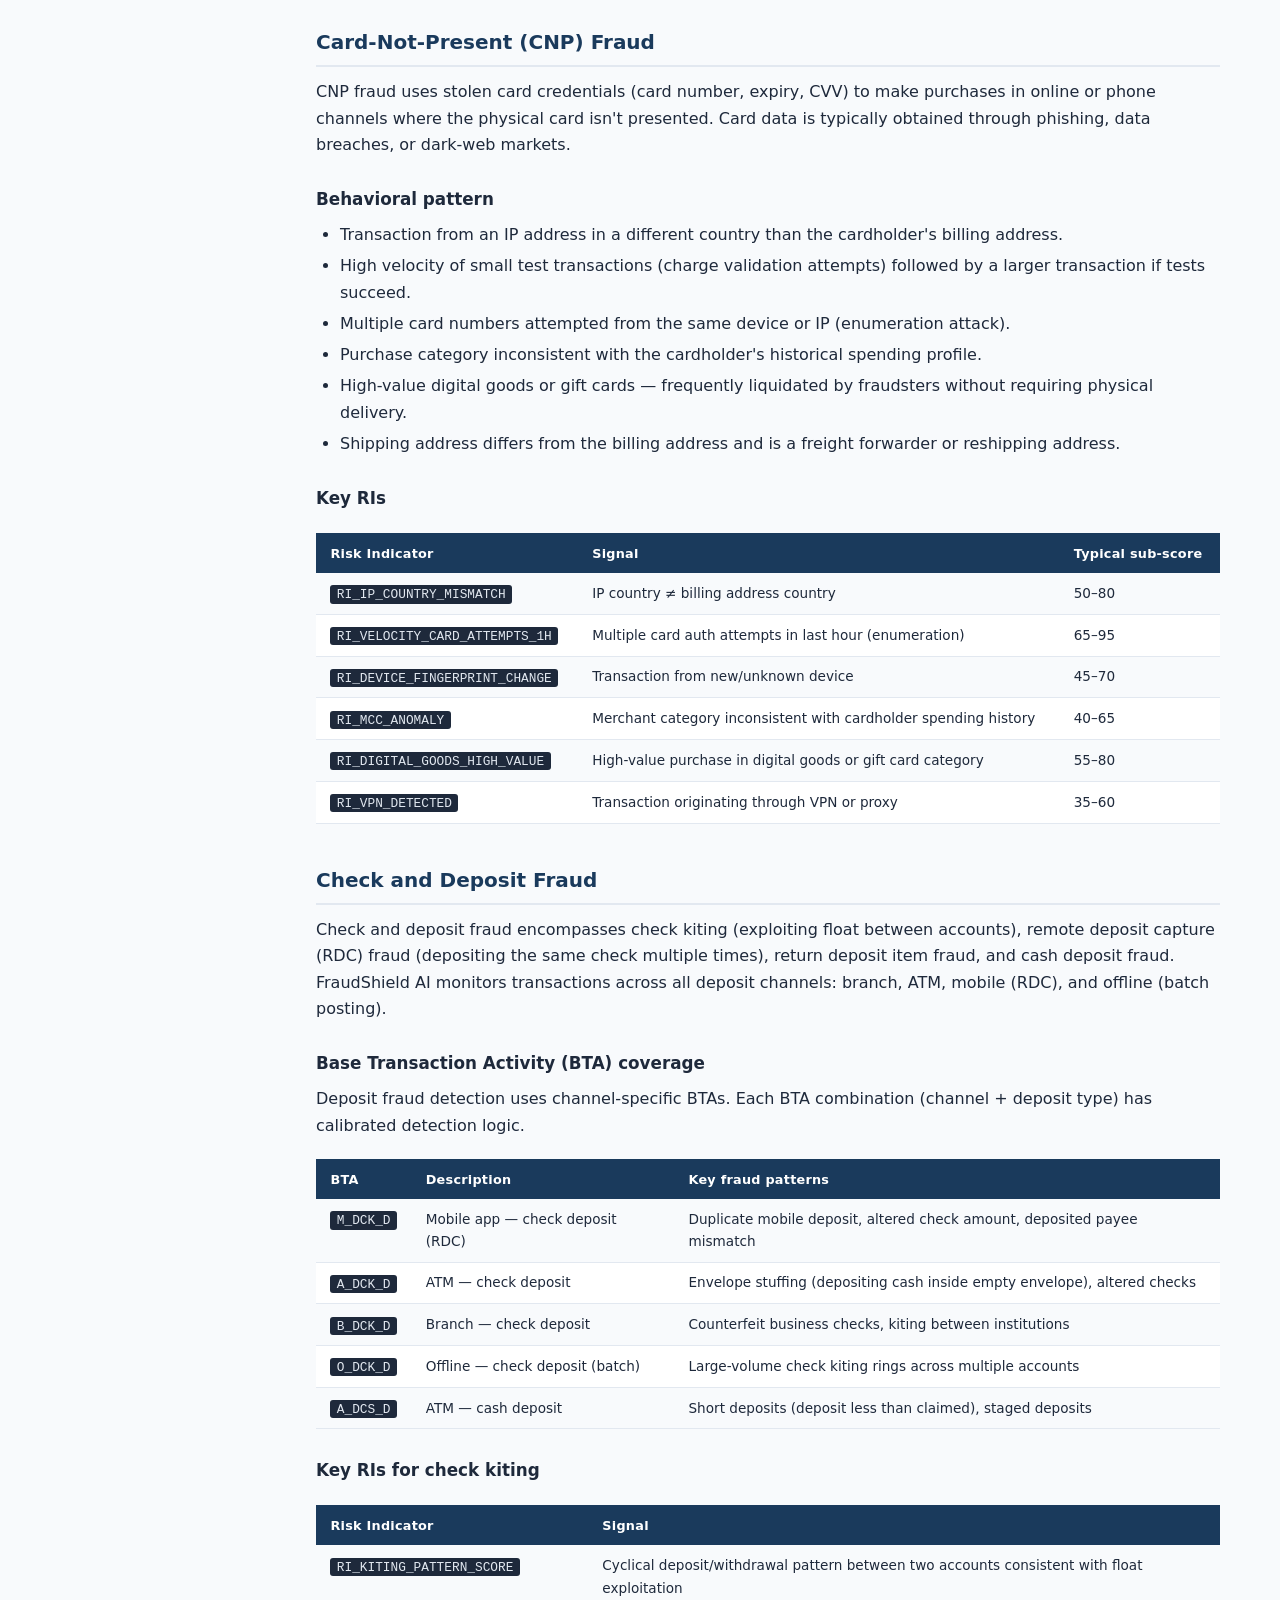
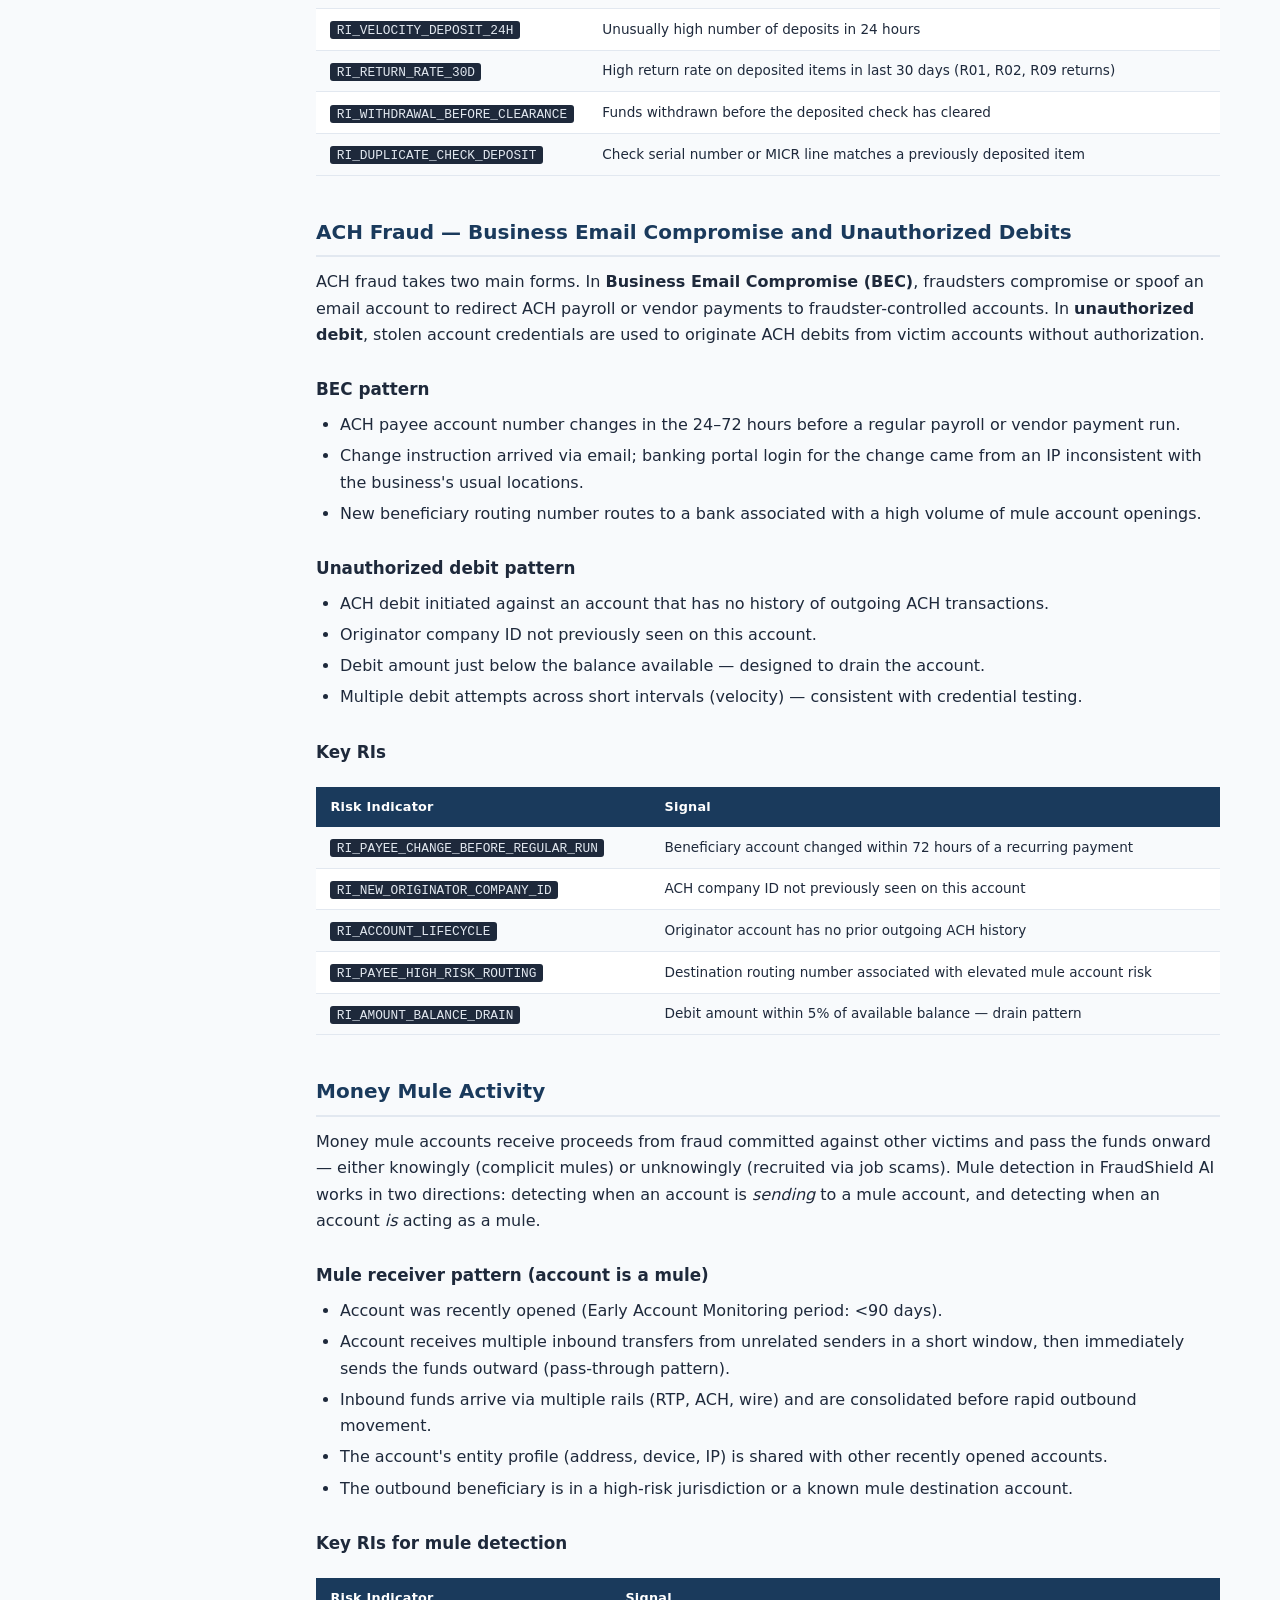
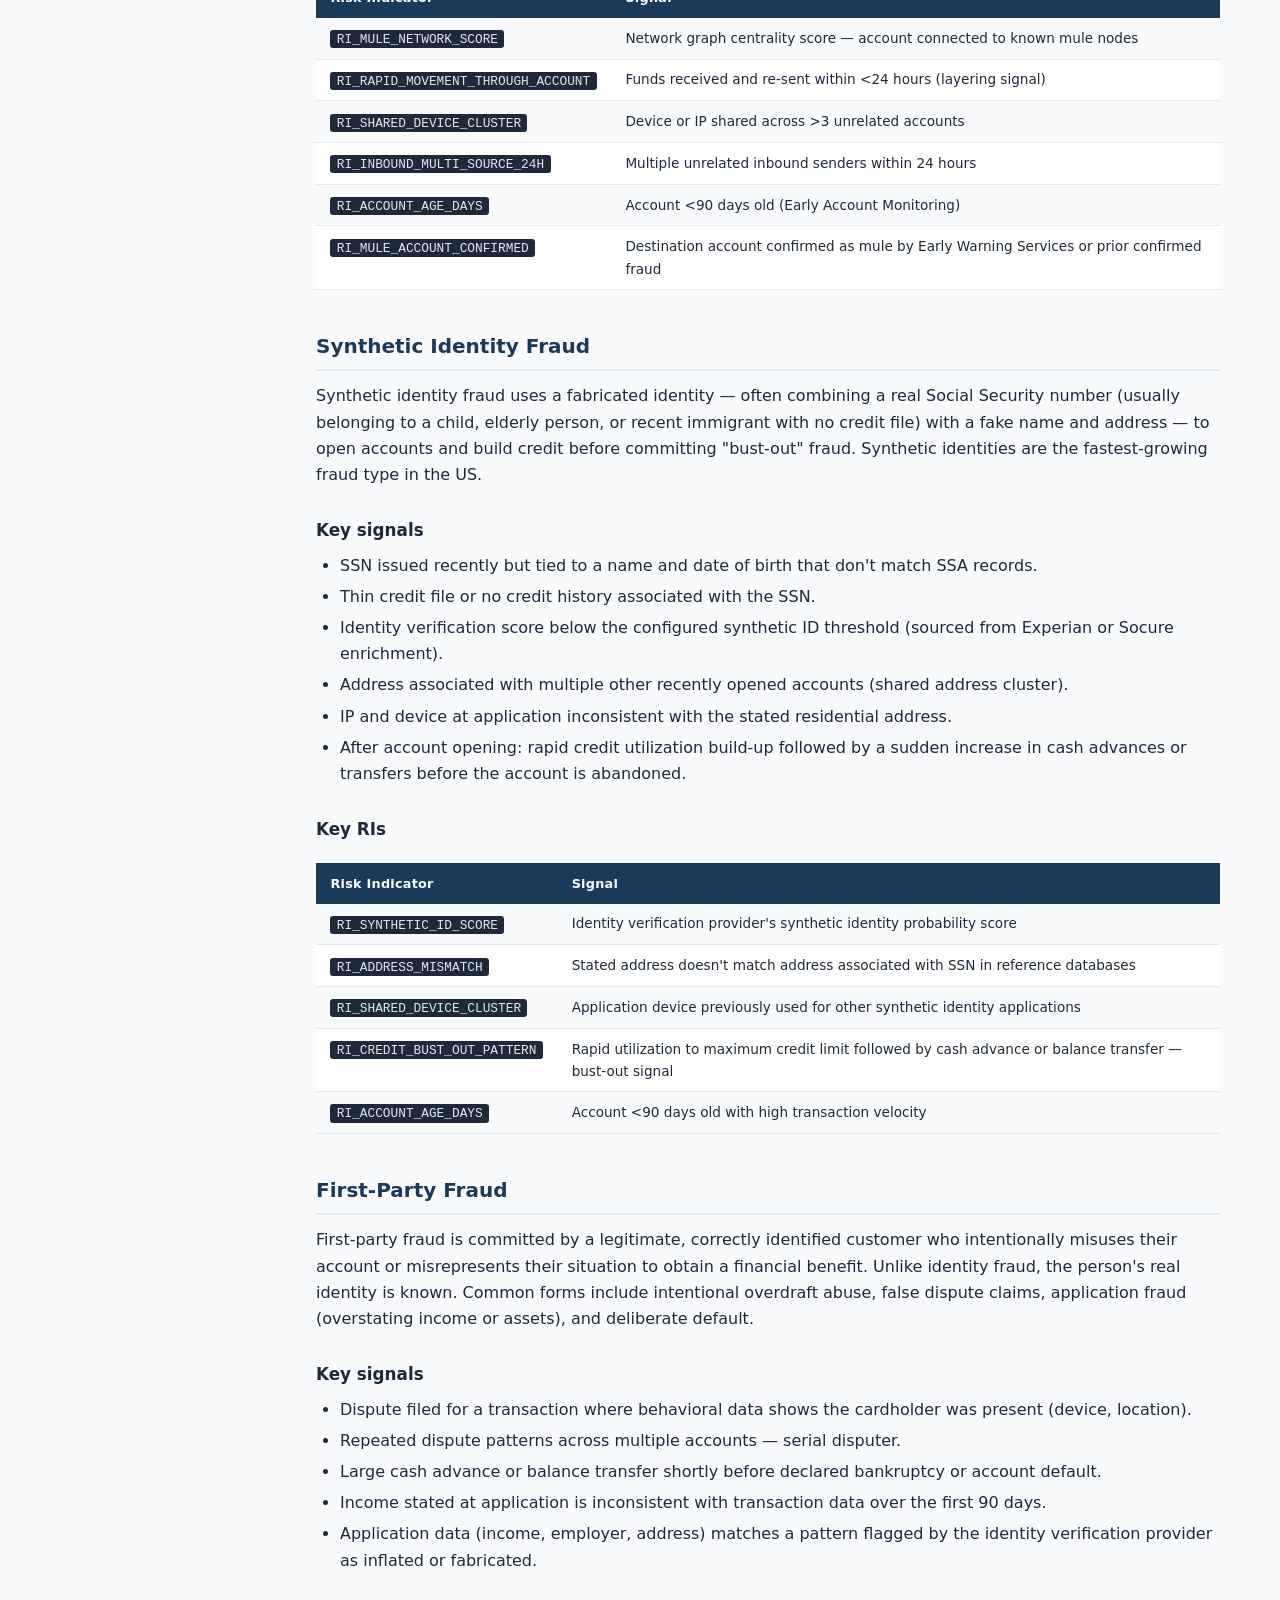
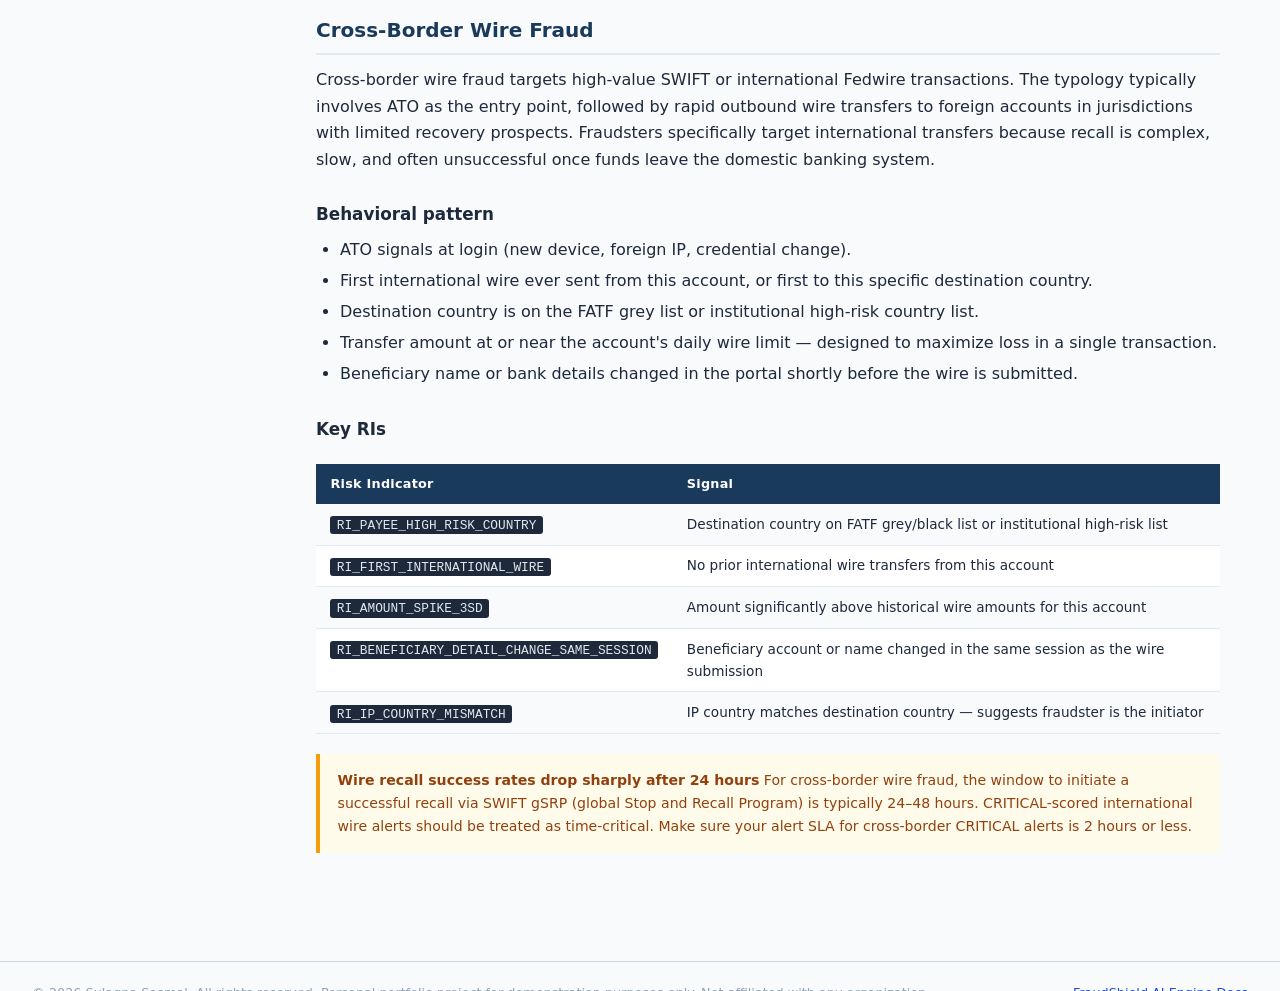
<file: fraud-typologies.html>
<!DOCTYPE html>
<html lang="en">
<head>
<meta charset="UTF-8">
<meta name="viewport" content="width=device-width, initial-scale=1.0">
<title>Fraud Typology Reference — FraudShield AI Engine</title>
<link rel="stylesheet" href="assets/style.css">
<script>(function(){var t=localStorage.getItem("theme");if(t)document.documentElement.setAttribute("data-theme",t);else if(window.matchMedia("(prefers-color-scheme:dark)").matches)document.documentElement.setAttribute("data-theme","dark");else document.documentElement.setAttribute("data-theme","light");})()</script>
</head>
<body>

<header class="site-header">
  <a class="header-brand" href="index.html">FraudShield AI Engine <span>· Documentation</span></a>
  <div class="header-breadcrumb">
    <a href="index.html">Home</a> › Fraud Typology Reference
  </div>
  <button class="theme-toggle" id="theme-toggle" aria-label="Toggle theme">&#9680;</button>
  <span class="header-badge">Confidential · Internal Use Only</span>
</header>

<nav class="sidebar">
  <div class="nav-section">Overview</div>
  <a href="index.html">Introduction</a>
  <a href="index.html#architecture">Architecture</a>
  <a href="index.html#components">Component Overview</a>

  <div class="nav-section">Risk Model</div>
  <a href="risk-model.html">Risk Scoring Model</a>
  <a href="model-inputs.html">Model Input Features</a>
  <a href="configuration.html">Model Configuration</a>

  <div class="nav-section">Operations</div>
  <a href="threshold-tuning.html">Threshold Tuning</a>
  <a href="false-positives.html">False Positive Handling</a>
  <a href="retraining.html">Model Retraining Cycle</a>
  <a href="case-management.html">Alert Investigation &amp; Case Management</a>

  <div class="nav-section">Compliance</div>
  <a href="customer-risk.html">Customer Risk &amp; AML Integration</a>
  <a href="fraud-typologies.html" class="active">Fraud Typology Reference</a>

  <div class="nav-section">Integration</div>
  <a href="api-integration.html">API Integration Guide</a>
  <a href="audit-explainability.html">Audit Logs &amp; Explainability</a>
</nav>

<main class="main">

  <h1>Fraud Typology Reference</h1>
  <p class="topic-meta">
    <span>Audience: Fraud Operations, Fraud Analysts, Data Science, Compliance</span>
    <span>Last updated: March 2026</span>
    <span>Version: 4.2</span>
  </p>

  <p>
    This reference describes the major fraud typologies detected by FraudShield AI Engine, the behavioral signals that characterize each pattern, the primary Risk Indicators (RIs) that fire, and the detection models responsible for scoring. Use this guide to understand why an alert was generated for a specific transaction, to tune thresholds for a specific typology, and to train analyst teams on recognizing fraud patterns in investigation.
  </p>

  <div class="note">
    <strong>Typologies evolve — so do models</strong>
    Fraud typologies shift continuously as fraudsters adapt to detection countermeasures. This reference reflects patterns current as of March 2026. The model retraining cycle (see <a href="retraining.html">Model Retraining Cycle</a>) incorporates new confirmed fraud patterns into training data on an annual basis, or sooner when a significant new typology emerges.
  </div>

  <!-- QUICK REF TABLE -->
  <h2 id="quick-reference">Quick reference</h2>
  <div class="table-wrap">
    <table>
      <thead>
        <tr>
          <th>Typology</th>
          <th>Primary channels</th>
          <th>Detection model</th>
          <th>Dominant RI categories</th>
        </tr>
      </thead>
      <tbody>
        <tr>
          <td><a href="#ato">Account Takeover (ATO)</a></td>
          <td>Web, Mobile</td>
          <td><code>MDL_WIRE_ATO</code></td>
          <td>Device &amp; channel, behavioral biometrics, velocity</td>
        </tr>
        <tr>
          <td><a href="#app-fraud">Authorized Push Payment (APP) Fraud</a></td>
          <td>RTP, FedNow, Web wire</td>
          <td><code>MDL_RTP_MULE</code>, <code>MDL_WIRE_ATO</code></td>
          <td>Beneficiary, velocity, behavioral, amount anomaly</td>
        </tr>
        <tr>
          <td><a href="#card-cnp">Card-Not-Present (CNP) Fraud</a></td>
          <td>eCommerce, API</td>
          <td><code>MDL_CARD_CNP</code></td>
          <td>Network/IP, device, velocity, amount anomaly</td>
        </tr>
        <tr>
          <td><a href="#deposit-fraud">Check and Deposit Fraud</a></td>
          <td>Branch, Mobile (RDC), ATM</td>
          <td><code>MDL_ACH_FRAUD</code></td>
          <td>Velocity, account lifecycle, amount anomaly</td>
        </tr>
        <tr>
          <td><a href="#ach-fraud">ACH Fraud (BEC / Unauthorized Debit)</a></td>
          <td>ACH origination, Batch</td>
          <td><code>MDL_ACH_FRAUD</code></td>
          <td>Beneficiary, account lifecycle, velocity</td>
        </tr>
        <tr>
          <td><a href="#mule">Money Mule Activity</a></td>
          <td>RTP, FedNow, Web, ACH</td>
          <td><code>MDL_RTP_MULE</code></td>
          <td>Network graph, velocity, beneficiary, account lifecycle</td>
        </tr>
        <tr>
          <td><a href="#synthetic-id">Synthetic Identity Fraud</a></td>
          <td>New account origination, Loan</td>
          <td><code>MDL_1PF_APPFRAUD</code></td>
          <td>Account lifecycle, enrichment (identity), network graph</td>
        </tr>
        <tr>
          <td><a href="#first-party">First-Party Fraud</a></td>
          <td>New account, Loan origination</td>
          <td><code>MDL_1PF_APPFRAUD</code></td>
          <td>Account lifecycle, velocity, amount anomaly</td>
        </tr>
        <tr>
          <td><a href="#cross-border">Cross-Border Wire Fraud</a></td>
          <td>SWIFT, Fedwire, Web</td>
          <td><code>MDL_WIRE_ATO</code></td>
          <td>Beneficiary, network/IP, velocity, amount anomaly</td>
        </tr>
      </tbody>
    </table>
  </div>

  <!-- ATO -->
  <h2 id="ato">Account Takeover (ATO)</h2>
  <p>
    Account takeover occurs when a fraudster gains unauthorized access to a legitimate customer's online banking account — typically through credential theft (phishing, credential stuffing, SIM swap) or social engineering — and uses the access to initiate fraudulent transfers.
  </p>

  <h3>Behavioral pattern</h3>
  <ul>
    <li>Login from a new, previously unregistered device or a device associated with multiple unrelated accounts.</li>
    <li>IP address from a different country than the customer's normal geolocation, or IP flagged as VPN/proxy/TOR exit node.</li>
    <li>Unusual keystroke dynamics — typing cadence doesn't match the enrolled behavioral biometric for this customer.</li>
    <li>Navigation anomaly: direct navigation to the payment screen without the typical pre-payment browsing pattern.</li>
    <li>Password or security question changed in the 24–72 hours before the fraudulent transaction.</li>
    <li>High-value transfer to a new beneficiary in the same session as the credential change.</li>
    <li>Rapid session: payment initiated within seconds or minutes of login, far shorter than the customer's normal session pattern.</li>
  </ul>

  <h3>Key RIs</h3>
  <div class="table-wrap">
    <table>
      <thead>
        <tr><th>Risk Indicator</th><th>Signal</th><th>Typical sub-score</th></tr>
      </thead>
      <tbody>
        <tr><td><code>RI_DEVICE_FINGERPRINT_CHANGE</code></td><td>Login device not seen before for this account</td><td>55–85</td></tr>
        <tr><td><code>RI_IP_COUNTRY_MISMATCH</code></td><td>IP country differs from account registration country</td><td>40–75</td></tr>
        <tr><td><code>RI_KEYSTROKE_ANOMALY_SCORE</code></td><td>Typing pattern below biometric similarity threshold</td><td>60–95</td></tr>
        <tr><td><code>RI_CREDENTIAL_CHANGE_72H</code></td><td>Password or security credential changed in last 72 hours</td><td>70–90</td></tr>
        <tr><td><code>RI_NAVIGATION_ANOMALY</code></td><td>Atypical navigation path before payment</td><td>45–70</td></tr>
        <tr><td><code>RI_SESSION_DURATION_SHORT</code></td><td>Session duration below 5th percentile for this customer</td><td>35–60</td></tr>
        <tr><td><code>RI_NEW_PAYEE_FIRST_TXN</code></td><td>Beneficiary not previously paid by this account</td><td>55–90</td></tr>
      </tbody>
    </table>
  </div>

  <div class="tip">
    <strong>ATO tuning note</strong>
    The behavioral biometrics RIs are among the most predictive for ATO. If your institution hasn't deployed the behavioral SDK, ATO detection relies primarily on device and IP signals, which are less precise. Deploy the FraudShield Behavioral SDK on your web and mobile channels for materially better ATO catch rates.
  </div>

  <!-- APP FRAUD -->
  <h2 id="app-fraud">Authorized Push Payment (APP) Fraud</h2>
  <p>
    In APP fraud, the legitimate account holder is manipulated into authorizing a payment to a fraudster-controlled account. The transaction is technically authorized by the customer — the fraud is in the social engineering that convinced them to make it. Common pretexts: fake HMRC/IRS tax demands, investment scams, romance scams, impersonation of bank staff or law enforcement.
  </p>
  <p>
    APP fraud is the fastest-growing fraud typology on instant payment rails (RTP, FedNow) because irrevocability means there's no recall window once the payment is sent.
  </p>

  <h3>Behavioral pattern</h3>
  <ul>
    <li>Payment to a new, never-before-paid beneficiary account.</li>
    <li>Account number or beneficiary name pasted (not typed) into the payment form — a strong indicator of social engineering instruction.</li>
    <li>Unusually short session: customer arrived with the beneficiary details already in hand.</li>
    <li>Amount in a range specifically below round-number thresholds ($9,800 rather than $10,000).</li>
    <li>Narrative in the memo field includes unusual keywords: "HMRC," "tax refund," "investment," "crypto," "solicitor," "police hold."</li>
    <li>Beneficiary account opened very recently (often within days of the fraud).</li>
  </ul>

  <h3>Key RIs</h3>
  <div class="table-wrap">
    <table>
      <thead>
        <tr><th>Risk Indicator</th><th>Signal</th><th>Typical sub-score</th></tr>
      </thead>
      <tbody>
        <tr><td><code>RI_COPY_PASTE_BENEFICIARY</code></td><td>Beneficiary account number was pasted, not typed</td><td>60–80</td></tr>
        <tr><td><code>RI_NEW_PAYEE_FIRST_TXN</code></td><td>No prior payments to this beneficiary from any account</td><td>70–90</td></tr>
        <tr><td><code>RI_MEMO_KEYWORD_RISK</code></td><td>NLP analysis of memo field detects social engineering keywords</td><td>50–85</td></tr>
        <tr><td><code>RI_BENEFICIARY_ACCOUNT_AGE</code></td><td>Receiving account opened within last 7 days</td><td>75–95</td></tr>
        <tr><td><code>RI_AMOUNT_ROUND_THRESHOLD</code></td><td>Amount designed to fall just under $10,000 CTR threshold (structuring signal)</td><td>55–75</td></tr>
        <tr><td><code>RI_SESSION_DURATION_SHORT</code></td><td>Transaction initiated with unusually brief session</td><td>40–65</td></tr>
      </tbody>
    </table>
  </div>

  <!-- CNP -->
  <h2 id="card-cnp">Card-Not-Present (CNP) Fraud</h2>
  <p>
    CNP fraud uses stolen card credentials (card number, expiry, CVV) to make purchases in online or phone channels where the physical card isn't presented. Card data is typically obtained through phishing, data breaches, or dark-web markets.
  </p>

  <h3>Behavioral pattern</h3>
  <ul>
    <li>Transaction from an IP address in a different country than the cardholder's billing address.</li>
    <li>High velocity of small test transactions (charge validation attempts) followed by a larger transaction if tests succeed.</li>
    <li>Multiple card numbers attempted from the same device or IP (enumeration attack).</li>
    <li>Purchase category inconsistent with the cardholder's historical spending profile.</li>
    <li>High-value digital goods or gift cards — frequently liquidated by fraudsters without requiring physical delivery.</li>
    <li>Shipping address differs from the billing address and is a freight forwarder or reshipping address.</li>
  </ul>

  <h3>Key RIs</h3>
  <div class="table-wrap">
    <table>
      <thead>
        <tr><th>Risk Indicator</th><th>Signal</th><th>Typical sub-score</th></tr>
      </thead>
      <tbody>
        <tr><td><code>RI_IP_COUNTRY_MISMATCH</code></td><td>IP country ≠ billing address country</td><td>50–80</td></tr>
        <tr><td><code>RI_VELOCITY_CARD_ATTEMPTS_1H</code></td><td>Multiple card auth attempts in last hour (enumeration)</td><td>65–95</td></tr>
        <tr><td><code>RI_DEVICE_FINGERPRINT_CHANGE</code></td><td>Transaction from new/unknown device</td><td>45–70</td></tr>
        <tr><td><code>RI_MCC_ANOMALY</code></td><td>Merchant category inconsistent with cardholder spending history</td><td>40–65</td></tr>
        <tr><td><code>RI_DIGITAL_GOODS_HIGH_VALUE</code></td><td>High-value purchase in digital goods or gift card category</td><td>55–80</td></tr>
        <tr><td><code>RI_VPN_DETECTED</code></td><td>Transaction originating through VPN or proxy</td><td>35–60</td></tr>
      </tbody>
    </table>
  </div>

  <!-- DEPOSIT FRAUD -->
  <h2 id="deposit-fraud">Check and Deposit Fraud</h2>
  <p>
    Check and deposit fraud encompasses check kiting (exploiting float between accounts), remote deposit capture (RDC) fraud (depositing the same check multiple times), return deposit item fraud, and cash deposit fraud. FraudShield AI monitors transactions across all deposit channels: branch, ATM, mobile (RDC), and offline (batch posting).
  </p>

  <h3>Base Transaction Activity (BTA) coverage</h3>
  <p>
    Deposit fraud detection uses channel-specific BTAs. Each BTA combination (channel + deposit type) has calibrated detection logic.
  </p>

  <div class="table-wrap">
    <table>
      <thead>
        <tr><th>BTA</th><th>Description</th><th>Key fraud patterns</th></tr>
      </thead>
      <tbody>
        <tr><td><code>M_DCK_D</code></td><td>Mobile app — check deposit (RDC)</td><td>Duplicate mobile deposit, altered check amount, deposited payee mismatch</td></tr>
        <tr><td><code>A_DCK_D</code></td><td>ATM — check deposit</td><td>Envelope stuffing (depositing cash inside empty envelope), altered checks</td></tr>
        <tr><td><code>B_DCK_D</code></td><td>Branch — check deposit</td><td>Counterfeit business checks, kiting between institutions</td></tr>
        <tr><td><code>O_DCK_D</code></td><td>Offline — check deposit (batch)</td><td>Large-volume check kiting rings across multiple accounts</td></tr>
        <tr><td><code>A_DCS_D</code></td><td>ATM — cash deposit</td><td>Short deposits (deposit less than claimed), staged deposits</td></tr>
      </tbody>
    </table>
  </div>

  <h3>Key RIs for check kiting</h3>
  <div class="table-wrap">
    <table>
      <thead>
        <tr><th>Risk Indicator</th><th>Signal</th></tr>
      </thead>
      <tbody>
        <tr><td><code>RI_KITING_PATTERN_SCORE</code></td><td>Cyclical deposit/withdrawal pattern between two accounts consistent with float exploitation</td></tr>
        <tr><td><code>RI_VELOCITY_DEPOSIT_24H</code></td><td>Unusually high number of deposits in 24 hours</td></tr>
        <tr><td><code>RI_RETURN_RATE_30D</code></td><td>High return rate on deposited items in last 30 days (R01, R02, R09 returns)</td></tr>
        <tr><td><code>RI_WITHDRAWAL_BEFORE_CLEARANCE</code></td><td>Funds withdrawn before the deposited check has cleared</td></tr>
        <tr><td><code>RI_DUPLICATE_CHECK_DEPOSIT</code></td><td>Check serial number or MICR line matches a previously deposited item</td></tr>
      </tbody>
    </table>
  </div>

  <!-- ACH FRAUD -->
  <h2 id="ach-fraud">ACH Fraud — Business Email Compromise and Unauthorized Debits</h2>
  <p>
    ACH fraud takes two main forms. In <strong>Business Email Compromise (BEC)</strong>, fraudsters compromise or spoof an email account to redirect ACH payroll or vendor payments to fraudster-controlled accounts. In <strong>unauthorized debit</strong>, stolen account credentials are used to originate ACH debits from victim accounts without authorization.
  </p>

  <h3>BEC pattern</h3>
  <ul>
    <li>ACH payee account number changes in the 24–72 hours before a regular payroll or vendor payment run.</li>
    <li>Change instruction arrived via email; banking portal login for the change came from an IP inconsistent with the business's usual locations.</li>
    <li>New beneficiary routing number routes to a bank associated with a high volume of mule account openings.</li>
  </ul>

  <h3>Unauthorized debit pattern</h3>
  <ul>
    <li>ACH debit initiated against an account that has no history of outgoing ACH transactions.</li>
    <li>Originator company ID not previously seen on this account.</li>
    <li>Debit amount just below the balance available — designed to drain the account.</li>
    <li>Multiple debit attempts across short intervals (velocity) — consistent with credential testing.</li>
  </ul>

  <h3>Key RIs</h3>
  <div class="table-wrap">
    <table>
      <thead>
        <tr><th>Risk Indicator</th><th>Signal</th></tr>
      </thead>
      <tbody>
        <tr><td><code>RI_PAYEE_CHANGE_BEFORE_REGULAR_RUN</code></td><td>Beneficiary account changed within 72 hours of a recurring payment</td></tr>
        <tr><td><code>RI_NEW_ORIGINATOR_COMPANY_ID</code></td><td>ACH company ID not previously seen on this account</td></tr>
        <tr><td><code>RI_ACCOUNT_LIFECYCLE</code></td><td>Originator account has no prior outgoing ACH history</td></tr>
        <tr><td><code>RI_PAYEE_HIGH_RISK_ROUTING</code></td><td>Destination routing number associated with elevated mule account risk</td></tr>
        <tr><td><code>RI_AMOUNT_BALANCE_DRAIN</code></td><td>Debit amount within 5% of available balance — drain pattern</td></tr>
      </tbody>
    </table>
  </div>

  <!-- MULE -->
  <h2 id="mule">Money Mule Activity</h2>
  <p>
    Money mule accounts receive proceeds from fraud committed against other victims and pass the funds onward — either knowingly (complicit mules) or unknowingly (recruited via job scams). Mule detection in FraudShield AI works in two directions: detecting when an account is <em>sending</em> to a mule account, and detecting when an account <em>is</em> acting as a mule.
  </p>

  <h3>Mule receiver pattern (account is a mule)</h3>
  <ul>
    <li>Account was recently opened (Early Account Monitoring period: &lt;90 days).</li>
    <li>Account receives multiple inbound transfers from unrelated senders in a short window, then immediately sends the funds outward (pass-through pattern).</li>
    <li>Inbound funds arrive via multiple rails (RTP, ACH, wire) and are consolidated before rapid outbound movement.</li>
    <li>The account's entity profile (address, device, IP) is shared with other recently opened accounts.</li>
    <li>The outbound beneficiary is in a high-risk jurisdiction or a known mule destination account.</li>
  </ul>

  <h3>Key RIs for mule detection</h3>
  <div class="table-wrap">
    <table>
      <thead>
        <tr><th>Risk Indicator</th><th>Signal</th></tr>
      </thead>
      <tbody>
        <tr><td><code>RI_MULE_NETWORK_SCORE</code></td><td>Network graph centrality score — account connected to known mule nodes</td></tr>
        <tr><td><code>RI_RAPID_MOVEMENT_THROUGH_ACCOUNT</code></td><td>Funds received and re-sent within &lt;24 hours (layering signal)</td></tr>
        <tr><td><code>RI_SHARED_DEVICE_CLUSTER</code></td><td>Device or IP shared across &gt;3 unrelated accounts</td></tr>
        <tr><td><code>RI_INBOUND_MULTI_SOURCE_24H</code></td><td>Multiple unrelated inbound senders within 24 hours</td></tr>
        <tr><td><code>RI_ACCOUNT_AGE_DAYS</code></td><td>Account &lt;90 days old (Early Account Monitoring)</td></tr>
        <tr><td><code>RI_MULE_ACCOUNT_CONFIRMED</code></td><td>Destination account confirmed as mule by Early Warning Services or prior confirmed fraud</td></tr>
      </tbody>
    </table>
  </div>

  <!-- SYNTHETIC ID -->
  <h2 id="synthetic-id">Synthetic Identity Fraud</h2>
  <p>
    Synthetic identity fraud uses a fabricated identity — often combining a real Social Security number (usually belonging to a child, elderly person, or recent immigrant with no credit file) with a fake name and address — to open accounts and build credit before committing "bust-out" fraud. Synthetic identities are the fastest-growing fraud type in the US.
  </p>

  <h3>Key signals</h3>
  <ul>
    <li>SSN issued recently but tied to a name and date of birth that don't match SSA records.</li>
    <li>Thin credit file or no credit history associated with the SSN.</li>
    <li>Identity verification score below the configured synthetic ID threshold (sourced from Experian or Socure enrichment).</li>
    <li>Address associated with multiple other recently opened accounts (shared address cluster).</li>
    <li>IP and device at application inconsistent with the stated residential address.</li>
    <li>After account opening: rapid credit utilization build-up followed by a sudden increase in cash advances or transfers before the account is abandoned.</li>
  </ul>

  <h3>Key RIs</h3>
  <div class="table-wrap">
    <table>
      <thead>
        <tr><th>Risk Indicator</th><th>Signal</th></tr>
      </thead>
      <tbody>
        <tr><td><code>RI_SYNTHETIC_ID_SCORE</code></td><td>Identity verification provider's synthetic identity probability score</td></tr>
        <tr><td><code>RI_ADDRESS_MISMATCH</code></td><td>Stated address doesn't match address associated with SSN in reference databases</td></tr>
        <tr><td><code>RI_SHARED_DEVICE_CLUSTER</code></td><td>Application device previously used for other synthetic identity applications</td></tr>
        <tr><td><code>RI_CREDIT_BUST_OUT_PATTERN</code></td><td>Rapid utilization to maximum credit limit followed by cash advance or balance transfer — bust-out signal</td></tr>
        <tr><td><code>RI_ACCOUNT_AGE_DAYS</code></td><td>Account &lt;90 days old with high transaction velocity</td></tr>
      </tbody>
    </table>
  </div>

  <!-- FIRST PARTY -->
  <h2 id="first-party">First-Party Fraud</h2>
  <p>
    First-party fraud is committed by a legitimate, correctly identified customer who intentionally misuses their account or misrepresents their situation to obtain a financial benefit. Unlike identity fraud, the person's real identity is known. Common forms include intentional overdraft abuse, false dispute claims, application fraud (overstating income or assets), and deliberate default.
  </p>

  <h3>Key signals</h3>
  <ul>
    <li>Dispute filed for a transaction where behavioral data shows the cardholder was present (device, location).</li>
    <li>Repeated dispute patterns across multiple accounts — serial disputer.</li>
    <li>Large cash advance or balance transfer shortly before declared bankruptcy or account default.</li>
    <li>Income stated at application is inconsistent with transaction data over the first 90 days.</li>
    <li>Application data (income, employer, address) matches a pattern flagged by the identity verification provider as inflated or fabricated.</li>
  </ul>

  <!-- CROSS BORDER -->
  <h2 id="cross-border">Cross-Border Wire Fraud</h2>
  <p>
    Cross-border wire fraud targets high-value SWIFT or international Fedwire transactions. The typology typically involves ATO as the entry point, followed by rapid outbound wire transfers to foreign accounts in jurisdictions with limited recovery prospects. Fraudsters specifically target international transfers because recall is complex, slow, and often unsuccessful once funds leave the domestic banking system.
  </p>

  <h3>Behavioral pattern</h3>
  <ul>
    <li>ATO signals at login (new device, foreign IP, credential change).</li>
    <li>First international wire ever sent from this account, or first to this specific destination country.</li>
    <li>Destination country is on the FATF grey list or institutional high-risk country list.</li>
    <li>Transfer amount at or near the account's daily wire limit — designed to maximize loss in a single transaction.</li>
    <li>Beneficiary name or bank details changed in the portal shortly before the wire is submitted.</li>
  </ul>

  <h3>Key RIs</h3>
  <div class="table-wrap">
    <table>
      <thead>
        <tr><th>Risk Indicator</th><th>Signal</th></tr>
      </thead>
      <tbody>
        <tr><td><code>RI_PAYEE_HIGH_RISK_COUNTRY</code></td><td>Destination country on FATF grey/black list or institutional high-risk list</td></tr>
        <tr><td><code>RI_FIRST_INTERNATIONAL_WIRE</code></td><td>No prior international wire transfers from this account</td></tr>
        <tr><td><code>RI_AMOUNT_SPIKE_3SD</code></td><td>Amount significantly above historical wire amounts for this account</td></tr>
        <tr><td><code>RI_BENEFICIARY_DETAIL_CHANGE_SAME_SESSION</code></td><td>Beneficiary account or name changed in the same session as the wire submission</td></tr>
        <tr><td><code>RI_IP_COUNTRY_MISMATCH</code></td><td>IP country matches destination country — suggests fraudster is the initiator</td></tr>
      </tbody>
    </table>
  </div>

  <div class="warning">
    <strong>Wire recall success rates drop sharply after 24 hours</strong>
    For cross-border wire fraud, the window to initiate a successful recall via SWIFT gSRP (global Stop and Recall Program) is typically 24–48 hours. CRITICAL-scored international wire alerts should be treated as time-critical. Make sure your alert SLA for cross-border CRITICAL alerts is 2 hours or less.
  </div>

</main>
<footer class="doc-footer">
  <span>&copy; <span id="footer-yr"></span> Sulagna Sasmal. All rights reserved. Personal portfolio project for demonstration purposes only. Not affiliated with any organization.</span>
  <span><a href="index.html">FraudShield AI Engine Docs</a></span>
</footer>
<script>var e=document.getElementById("footer-yr");if(e)e.textContent=new Date().getFullYear();</script>
<script>(function(){var btn=document.getElementById("theme-toggle");if(!btn)return;function upd(){btn.textContent=document.documentElement.getAttribute("data-theme")==="dark"?"☀":"◐";}upd();btn.addEventListener("click",function(){var n=document.documentElement.getAttribute("data-theme")==="dark"?"light":"dark";document.documentElement.setAttribute("data-theme",n);localStorage.setItem("theme",n);upd();});})()</script>
</body>
</html>
</file>
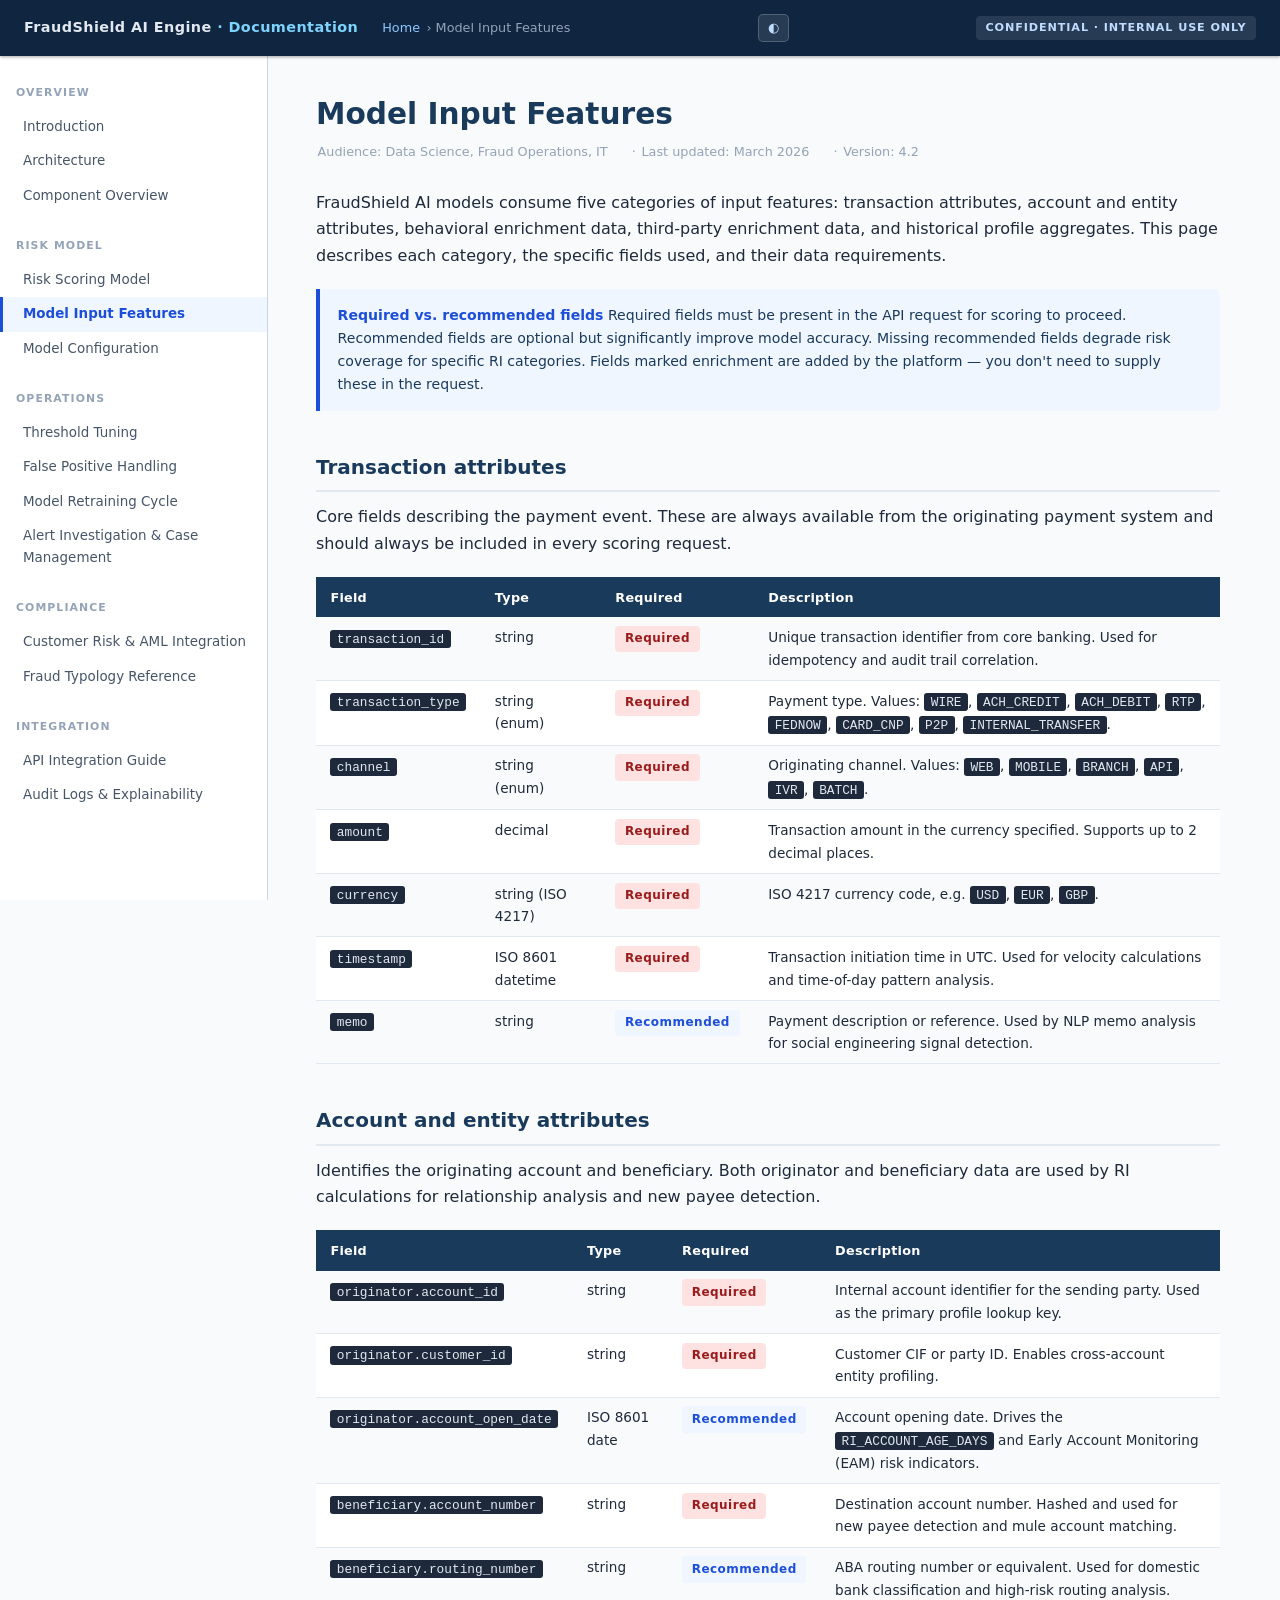
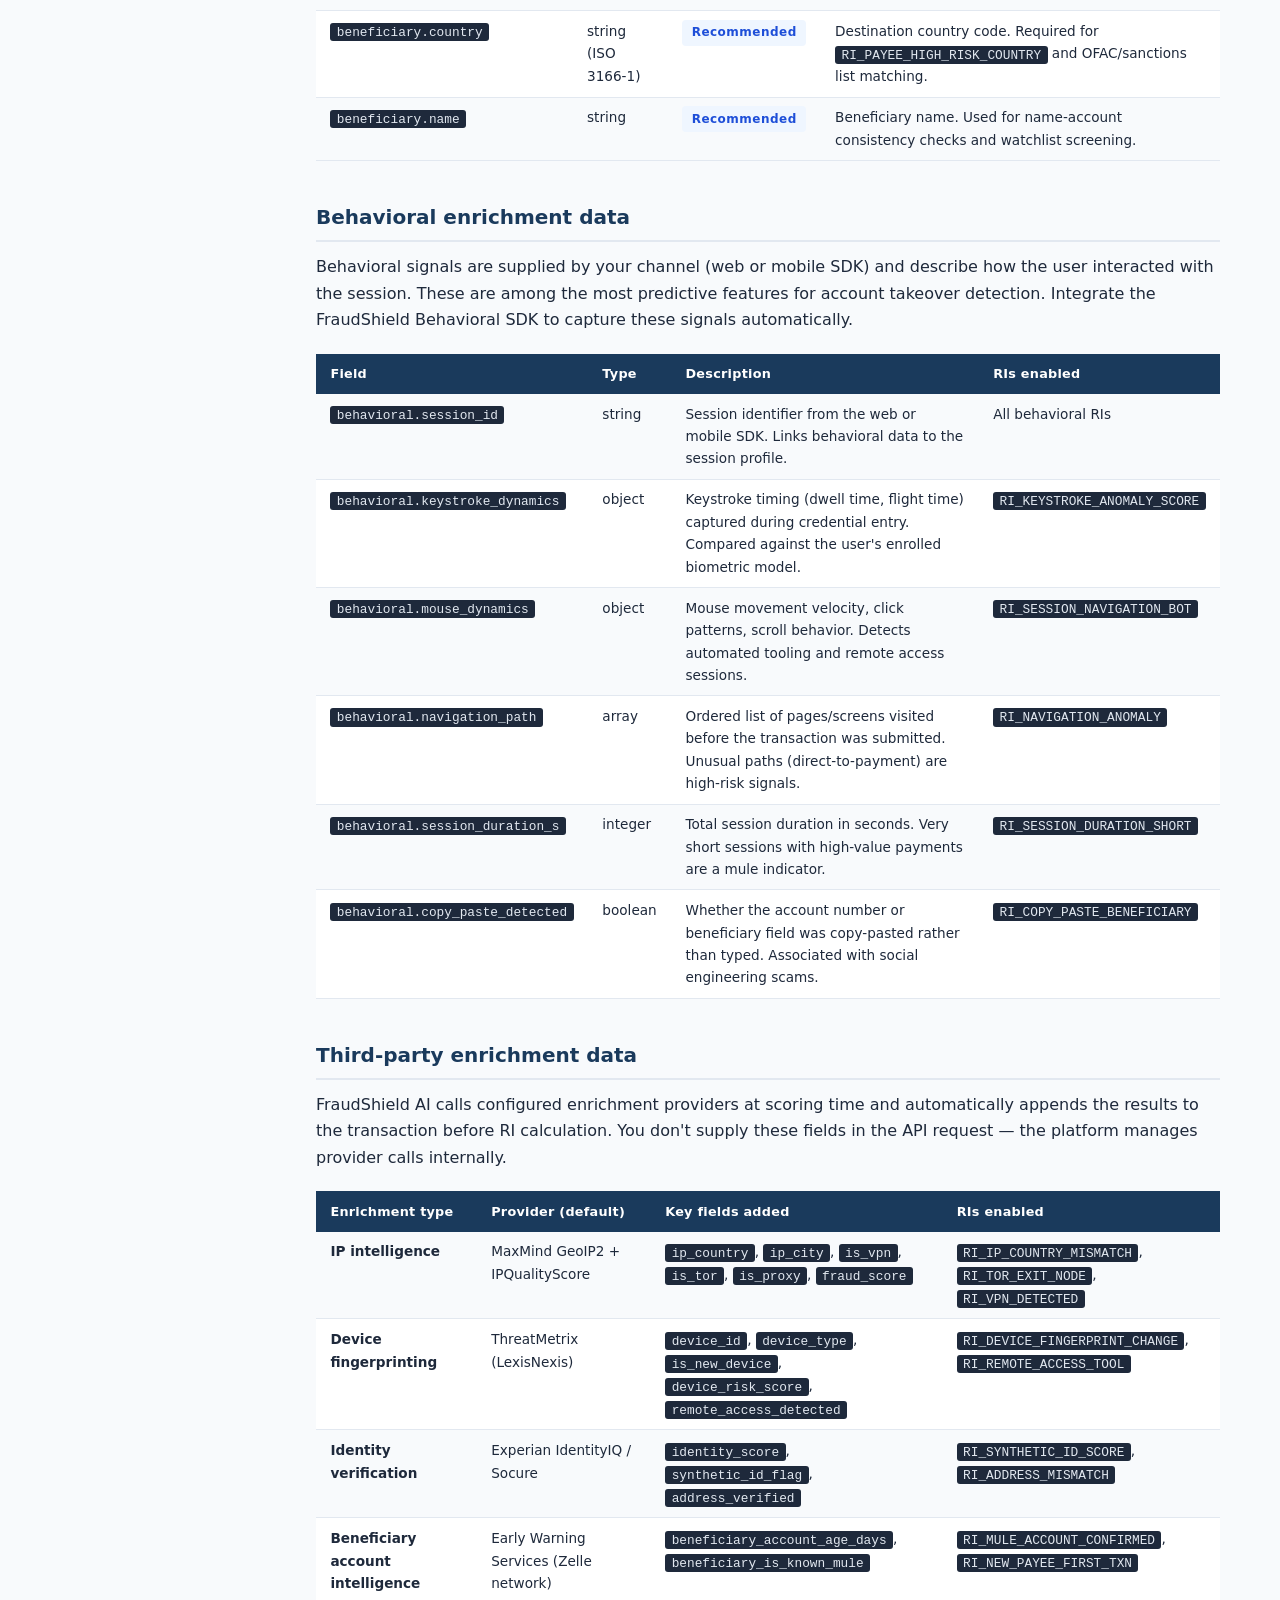
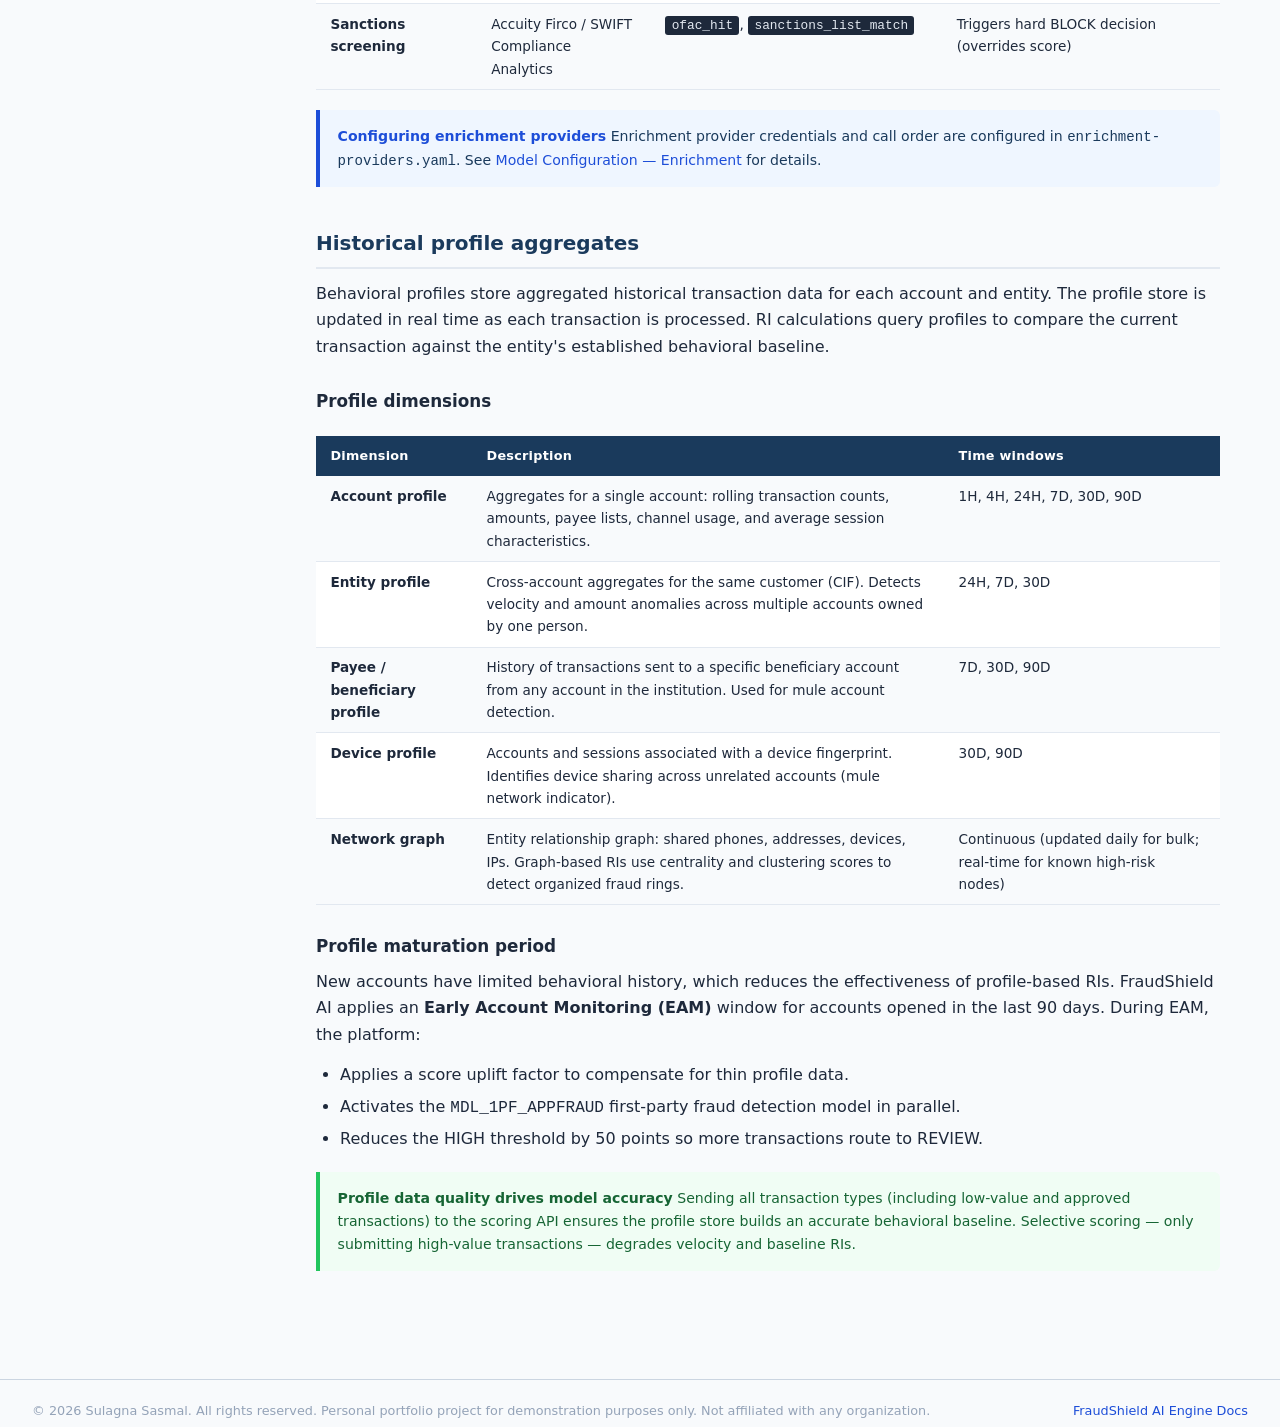
<file: model-inputs.html>
<!DOCTYPE html>
<html lang="en">
<head>
<meta charset="UTF-8">
<meta name="viewport" content="width=device-width, initial-scale=1.0">
<title>Model Input Features — FraudShield AI Engine</title>
<link rel="stylesheet" href="assets/style.css">
<script>(function(){var t=localStorage.getItem("theme");if(t)document.documentElement.setAttribute("data-theme",t);else if(window.matchMedia("(prefers-color-scheme:dark)").matches)document.documentElement.setAttribute("data-theme","dark");else document.documentElement.setAttribute("data-theme","light");})()</script>
</head>
<body>

<header class="site-header">
  <a class="header-brand" href="index.html">FraudShield AI Engine <span>· Documentation</span></a>
  <div class="header-breadcrumb">
    <a href="index.html">Home</a> › Model Input Features
  </div>
  <button class="theme-toggle" id="theme-toggle" aria-label="Toggle theme">&#9680;</button>
  <span class="header-badge">Confidential · Internal Use Only</span>
</header>

<nav class="sidebar">
  <div class="nav-section">Overview</div>
  <a href="index.html">Introduction</a>
  <a href="index.html#architecture">Architecture</a>
  <a href="index.html#components">Component Overview</a>

  <div class="nav-section">Risk Model</div>
  <a href="risk-model.html">Risk Scoring Model</a>
  <a href="model-inputs.html" class="active">Model Input Features</a>
  <a href="configuration.html">Model Configuration</a>

  <div class="nav-section">Operations</div>
  <a href="threshold-tuning.html">Threshold Tuning</a>
  <a href="false-positives.html">False Positive Handling</a>
  <a href="retraining.html">Model Retraining Cycle</a>
  <a href="case-management.html">Alert Investigation &amp; Case Management</a>

  <div class="nav-section">Compliance</div>
  <a href="customer-risk.html">Customer Risk &amp; AML Integration</a>
  <a href="fraud-typologies.html">Fraud Typology Reference</a>

  <div class="nav-section">Integration</div>
  <a href="api-integration.html">API Integration Guide</a>
  <a href="audit-explainability.html">Audit Logs &amp; Explainability</a>
</nav>

<main class="main">

  <h1>Model Input Features</h1>
  <p class="topic-meta">
    <span>Audience: Data Science, Fraud Operations, IT</span>
    <span>Last updated: March 2026</span>
    <span>Version: 4.2</span>
  </p>

  <p>
    FraudShield AI models consume five categories of input features: transaction attributes, account and entity attributes, behavioral enrichment data, third-party enrichment data, and historical profile aggregates. This page describes each category, the specific fields used, and their data requirements.
  </p>

  <div class="note">
    <strong>Required vs. recommended fields</strong>
    Required fields must be present in the API request for scoring to proceed. Recommended fields are optional but significantly improve model accuracy. Missing recommended fields degrade risk coverage for specific RI categories. Fields marked enrichment are added by the platform — you don't need to supply these in the request.
  </div>

  <!-- CATEGORY 1 -->
  <h2 id="transaction-attributes">Transaction attributes</h2>
  <p>
    Core fields describing the payment event. These are always available from the originating payment system and should always be included in every scoring request.
  </p>

  <div class="table-wrap">
    <table>
      <thead>
        <tr>
          <th>Field</th>
          <th>Type</th>
          <th>Required</th>
          <th>Description</th>
        </tr>
      </thead>
      <tbody>
        <tr>
          <td><code>transaction_id</code></td>
          <td>string</td>
          <td><span class="score-badge badge-high">Required</span></td>
          <td>Unique transaction identifier from core banking. Used for idempotency and audit trail correlation.</td>
        </tr>
        <tr>
          <td><code>transaction_type</code></td>
          <td>string (enum)</td>
          <td><span class="score-badge badge-high">Required</span></td>
          <td>Payment type. Values: <code>WIRE</code>, <code>ACH_CREDIT</code>, <code>ACH_DEBIT</code>, <code>RTP</code>, <code>FEDNOW</code>, <code>CARD_CNP</code>, <code>P2P</code>, <code>INTERNAL_TRANSFER</code>.</td>
        </tr>
        <tr>
          <td><code>channel</code></td>
          <td>string (enum)</td>
          <td><span class="score-badge badge-high">Required</span></td>
          <td>Originating channel. Values: <code>WEB</code>, <code>MOBILE</code>, <code>BRANCH</code>, <code>API</code>, <code>IVR</code>, <code>BATCH</code>.</td>
        </tr>
        <tr>
          <td><code>amount</code></td>
          <td>decimal</td>
          <td><span class="score-badge badge-high">Required</span></td>
          <td>Transaction amount in the currency specified. Supports up to 2 decimal places.</td>
        </tr>
        <tr>
          <td><code>currency</code></td>
          <td>string (ISO 4217)</td>
          <td><span class="score-badge badge-high">Required</span></td>
          <td>ISO 4217 currency code, e.g. <code>USD</code>, <code>EUR</code>, <code>GBP</code>.</td>
        </tr>
        <tr>
          <td><code>timestamp</code></td>
          <td>ISO 8601 datetime</td>
          <td><span class="score-badge badge-high">Required</span></td>
          <td>Transaction initiation time in UTC. Used for velocity calculations and time-of-day pattern analysis.</td>
        </tr>
        <tr>
          <td><code>memo</code></td>
          <td>string</td>
          <td><span class="score-badge badge-info">Recommended</span></td>
          <td>Payment description or reference. Used by NLP memo analysis for social engineering signal detection.</td>
        </tr>
      </tbody>
    </table>
  </div>

  <!-- CATEGORY 2 -->
  <h2 id="account-entity">Account and entity attributes</h2>
  <p>
    Identifies the originating account and beneficiary. Both originator and beneficiary data are used by RI calculations for relationship analysis and new payee detection.
  </p>

  <div class="table-wrap">
    <table>
      <thead>
        <tr>
          <th>Field</th>
          <th>Type</th>
          <th>Required</th>
          <th>Description</th>
        </tr>
      </thead>
      <tbody>
        <tr>
          <td><code>originator.account_id</code></td>
          <td>string</td>
          <td><span class="score-badge badge-high">Required</span></td>
          <td>Internal account identifier for the sending party. Used as the primary profile lookup key.</td>
        </tr>
        <tr>
          <td><code>originator.customer_id</code></td>
          <td>string</td>
          <td><span class="score-badge badge-high">Required</span></td>
          <td>Customer CIF or party ID. Enables cross-account entity profiling.</td>
        </tr>
        <tr>
          <td><code>originator.account_open_date</code></td>
          <td>ISO 8601 date</td>
          <td><span class="score-badge badge-info">Recommended</span></td>
          <td>Account opening date. Drives the <code>RI_ACCOUNT_AGE_DAYS</code> and Early Account Monitoring (EAM) risk indicators.</td>
        </tr>
        <tr>
          <td><code>beneficiary.account_number</code></td>
          <td>string</td>
          <td><span class="score-badge badge-high">Required</span></td>
          <td>Destination account number. Hashed and used for new payee detection and mule account matching.</td>
        </tr>
        <tr>
          <td><code>beneficiary.routing_number</code></td>
          <td>string</td>
          <td><span class="score-badge badge-info">Recommended</span></td>
          <td>ABA routing number or equivalent. Used for domestic bank classification and high-risk routing analysis.</td>
        </tr>
        <tr>
          <td><code>beneficiary.country</code></td>
          <td>string (ISO 3166-1)</td>
          <td><span class="score-badge badge-info">Recommended</span></td>
          <td>Destination country code. Required for <code>RI_PAYEE_HIGH_RISK_COUNTRY</code> and OFAC/sanctions list matching.</td>
        </tr>
        <tr>
          <td><code>beneficiary.name</code></td>
          <td>string</td>
          <td><span class="score-badge badge-info">Recommended</span></td>
          <td>Beneficiary name. Used for name-account consistency checks and watchlist screening.</td>
        </tr>
      </tbody>
    </table>
  </div>

  <!-- CATEGORY 3 -->
  <h2 id="behavioral-enrichment">Behavioral enrichment data</h2>
  <p>
    Behavioral signals are supplied by your channel (web or mobile SDK) and describe how the user interacted with the session. These are among the most predictive features for account takeover detection. Integrate the FraudShield Behavioral SDK to capture these signals automatically.
  </p>

  <div class="table-wrap">
    <table>
      <thead>
        <tr>
          <th>Field</th>
          <th>Type</th>
          <th>Description</th>
          <th>RIs enabled</th>
        </tr>
      </thead>
      <tbody>
        <tr>
          <td><code>behavioral.session_id</code></td>
          <td>string</td>
          <td>Session identifier from the web or mobile SDK. Links behavioral data to the session profile.</td>
          <td>All behavioral RIs</td>
        </tr>
        <tr>
          <td><code>behavioral.keystroke_dynamics</code></td>
          <td>object</td>
          <td>Keystroke timing (dwell time, flight time) captured during credential entry. Compared against the user's enrolled biometric model.</td>
          <td><code>RI_KEYSTROKE_ANOMALY_SCORE</code></td>
        </tr>
        <tr>
          <td><code>behavioral.mouse_dynamics</code></td>
          <td>object</td>
          <td>Mouse movement velocity, click patterns, scroll behavior. Detects automated tooling and remote access sessions.</td>
          <td><code>RI_SESSION_NAVIGATION_BOT</code></td>
        </tr>
        <tr>
          <td><code>behavioral.navigation_path</code></td>
          <td>array</td>
          <td>Ordered list of pages/screens visited before the transaction was submitted. Unusual paths (direct-to-payment) are high-risk signals.</td>
          <td><code>RI_NAVIGATION_ANOMALY</code></td>
        </tr>
        <tr>
          <td><code>behavioral.session_duration_s</code></td>
          <td>integer</td>
          <td>Total session duration in seconds. Very short sessions with high-value payments are a mule indicator.</td>
          <td><code>RI_SESSION_DURATION_SHORT</code></td>
        </tr>
        <tr>
          <td><code>behavioral.copy_paste_detected</code></td>
          <td>boolean</td>
          <td>Whether the account number or beneficiary field was copy-pasted rather than typed. Associated with social engineering scams.</td>
          <td><code>RI_COPY_PASTE_BENEFICIARY</code></td>
        </tr>
      </tbody>
    </table>
  </div>

  <!-- CATEGORY 4 -->
  <h2 id="third-party-enrichment">Third-party enrichment data</h2>
  <p>
    FraudShield AI calls configured enrichment providers at scoring time and automatically appends the results to the transaction before RI calculation. You don't supply these fields in the API request — the platform manages provider calls internally.
  </p>

  <div class="table-wrap">
    <table>
      <thead>
        <tr>
          <th>Enrichment type</th>
          <th>Provider (default)</th>
          <th>Key fields added</th>
          <th>RIs enabled</th>
        </tr>
      </thead>
      <tbody>
        <tr>
          <td><strong>IP intelligence</strong></td>
          <td>MaxMind GeoIP2 + IPQualityScore</td>
          <td><code>ip_country</code>, <code>ip_city</code>, <code>is_vpn</code>, <code>is_tor</code>, <code>is_proxy</code>, <code>fraud_score</code></td>
          <td><code>RI_IP_COUNTRY_MISMATCH</code>, <code>RI_TOR_EXIT_NODE</code>, <code>RI_VPN_DETECTED</code></td>
        </tr>
        <tr>
          <td><strong>Device fingerprinting</strong></td>
          <td>ThreatMetrix (LexisNexis)</td>
          <td><code>device_id</code>, <code>device_type</code>, <code>is_new_device</code>, <code>device_risk_score</code>, <code>remote_access_detected</code></td>
          <td><code>RI_DEVICE_FINGERPRINT_CHANGE</code>, <code>RI_REMOTE_ACCESS_TOOL</code></td>
        </tr>
        <tr>
          <td><strong>Identity verification</strong></td>
          <td>Experian IdentityIQ / Socure</td>
          <td><code>identity_score</code>, <code>synthetic_id_flag</code>, <code>address_verified</code></td>
          <td><code>RI_SYNTHETIC_ID_SCORE</code>, <code>RI_ADDRESS_MISMATCH</code></td>
        </tr>
        <tr>
          <td><strong>Beneficiary account intelligence</strong></td>
          <td>Early Warning Services (Zelle network)</td>
          <td><code>beneficiary_account_age_days</code>, <code>beneficiary_is_known_mule</code></td>
          <td><code>RI_MULE_ACCOUNT_CONFIRMED</code>, <code>RI_NEW_PAYEE_FIRST_TXN</code></td>
        </tr>
        <tr>
          <td><strong>Sanctions screening</strong></td>
          <td>Accuity Firco / SWIFT Compliance Analytics</td>
          <td><code>ofac_hit</code>, <code>sanctions_list_match</code></td>
          <td>Triggers hard BLOCK decision (overrides score)</td>
        </tr>
      </tbody>
    </table>
  </div>

  <div class="note">
    <strong>Configuring enrichment providers</strong>
    Enrichment provider credentials and call order are configured in <code>enrichment-providers.yaml</code>. See <a href="configuration.html#enrichment">Model Configuration — Enrichment</a> for details.
  </div>

  <!-- CATEGORY 5 -->
  <h2 id="profile-aggregates">Historical profile aggregates</h2>
  <p>
    Behavioral profiles store aggregated historical transaction data for each account and entity. The profile store is updated in real time as each transaction is processed. RI calculations query profiles to compare the current transaction against the entity's established behavioral baseline.
  </p>

  <h3>Profile dimensions</h3>

  <div class="table-wrap">
    <table>
      <thead>
        <tr>
          <th>Dimension</th>
          <th>Description</th>
          <th>Time windows</th>
        </tr>
      </thead>
      <tbody>
        <tr>
          <td><strong>Account profile</strong></td>
          <td>Aggregates for a single account: rolling transaction counts, amounts, payee lists, channel usage, and average session characteristics.</td>
          <td>1H, 4H, 24H, 7D, 30D, 90D</td>
        </tr>
        <tr>
          <td><strong>Entity profile</strong></td>
          <td>Cross-account aggregates for the same customer (CIF). Detects velocity and amount anomalies across multiple accounts owned by one person.</td>
          <td>24H, 7D, 30D</td>
        </tr>
        <tr>
          <td><strong>Payee / beneficiary profile</strong></td>
          <td>History of transactions sent to a specific beneficiary account from any account in the institution. Used for mule account detection.</td>
          <td>7D, 30D, 90D</td>
        </tr>
        <tr>
          <td><strong>Device profile</strong></td>
          <td>Accounts and sessions associated with a device fingerprint. Identifies device sharing across unrelated accounts (mule network indicator).</td>
          <td>30D, 90D</td>
        </tr>
        <tr>
          <td><strong>Network graph</strong></td>
          <td>Entity relationship graph: shared phones, addresses, devices, IPs. Graph-based RIs use centrality and clustering scores to detect organized fraud rings.</td>
          <td>Continuous (updated daily for bulk; real-time for known high-risk nodes)</td>
        </tr>
      </tbody>
    </table>
  </div>

  <h3>Profile maturation period</h3>
  <p>
    New accounts have limited behavioral history, which reduces the effectiveness of profile-based RIs. FraudShield AI applies an <strong>Early Account Monitoring (EAM)</strong> window for accounts opened in the last 90 days. During EAM, the platform:
  </p>
  <ul>
    <li>Applies a score uplift factor to compensate for thin profile data.</li>
    <li>Activates the <code>MDL_1PF_APPFRAUD</code> first-party fraud detection model in parallel.</li>
    <li>Reduces the HIGH threshold by 50 points so more transactions route to REVIEW.</li>
  </ul>

  <div class="tip">
    <strong>Profile data quality drives model accuracy</strong>
    Sending all transaction types (including low-value and approved transactions) to the scoring API ensures the profile store builds an accurate behavioral baseline. Selective scoring — only submitting high-value transactions — degrades velocity and baseline RIs.
  </div>

</main>
<footer class="doc-footer">
  <span>&copy; <span id="footer-yr"></span> Sulagna Sasmal. All rights reserved. Personal portfolio project for demonstration purposes only. Not affiliated with any organization.</span>
  <span><a href="index.html">FraudShield AI Engine Docs</a></span>
</footer>
<script>var e=document.getElementById("footer-yr");if(e)e.textContent=new Date().getFullYear();</script>
<script>(function(){var btn=document.getElementById("theme-toggle");if(!btn)return;function upd(){btn.textContent=document.documentElement.getAttribute("data-theme")==="dark"?"☀":"◐";}upd();btn.addEventListener("click",function(){var n=document.documentElement.getAttribute("data-theme")==="dark"?"light":"dark";document.documentElement.setAttribute("data-theme",n);localStorage.setItem("theme",n);upd();});})()</script>
</body>
</html>
</file>
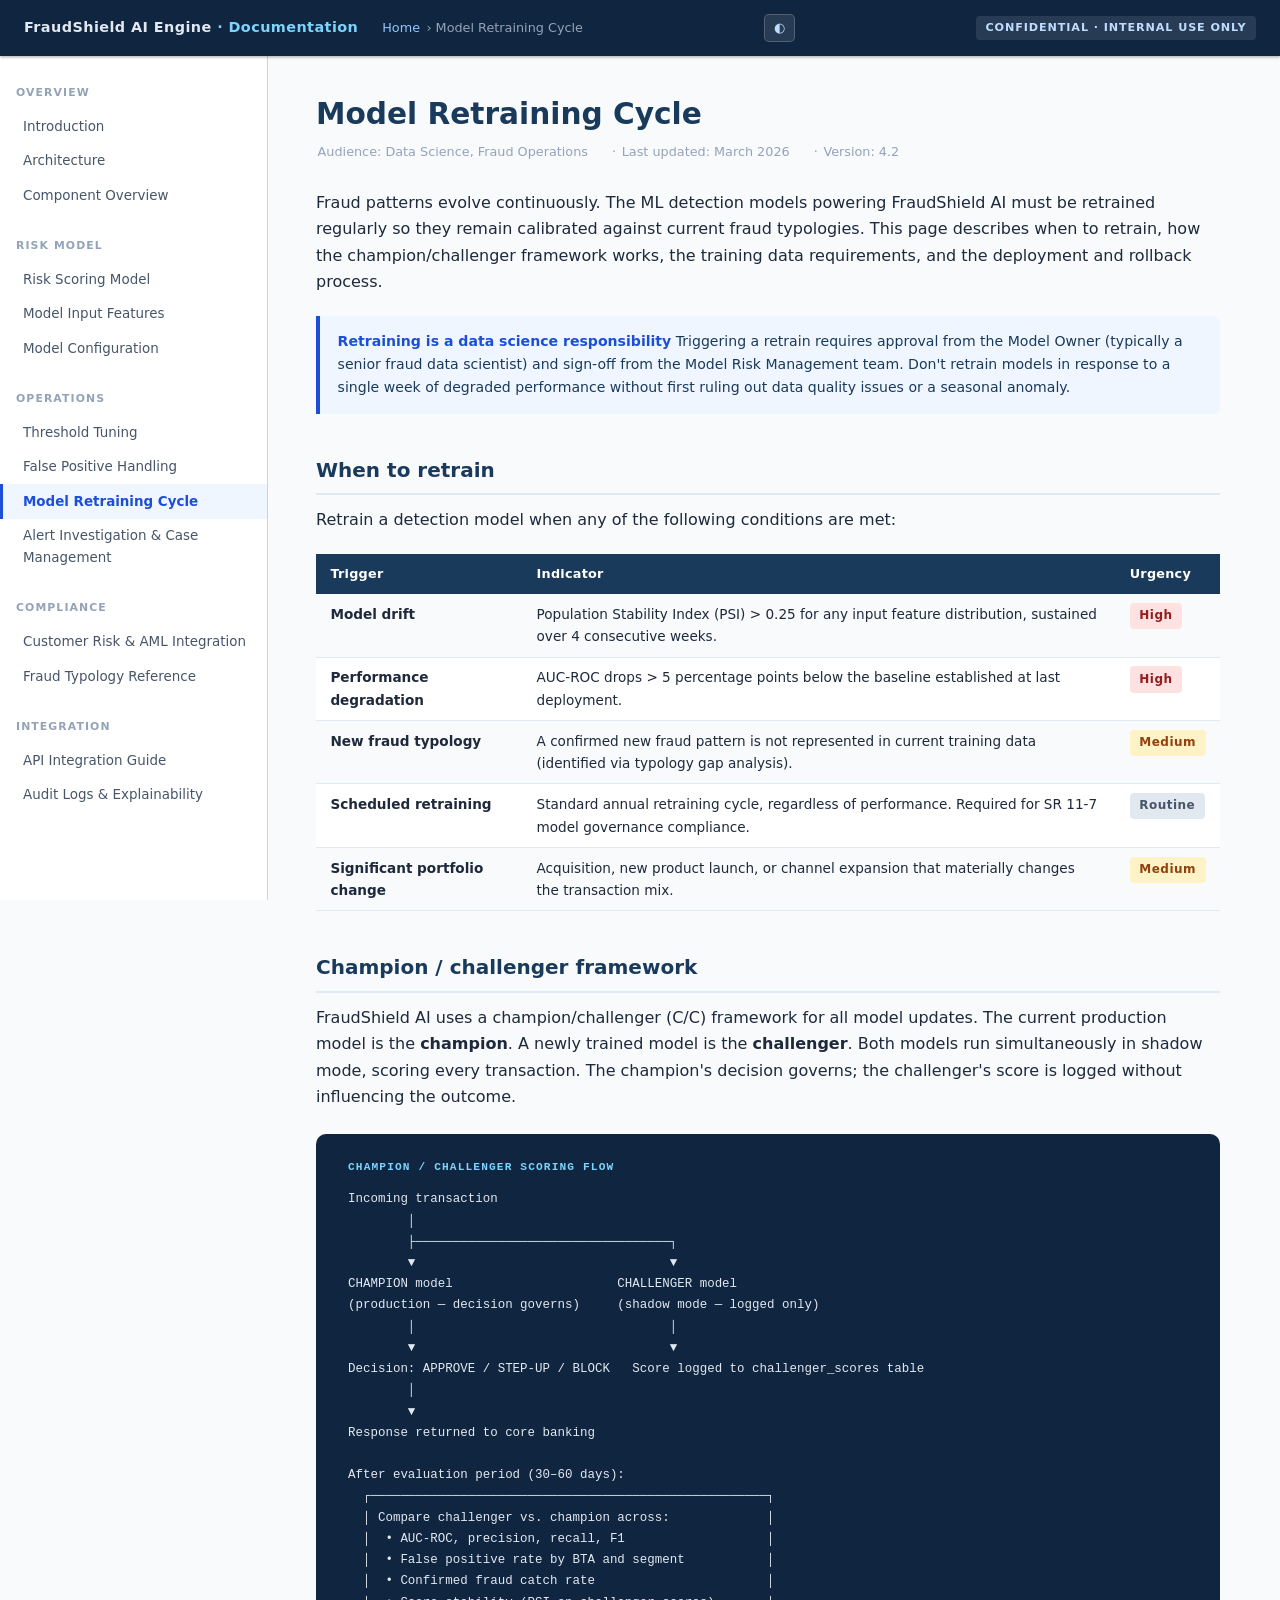
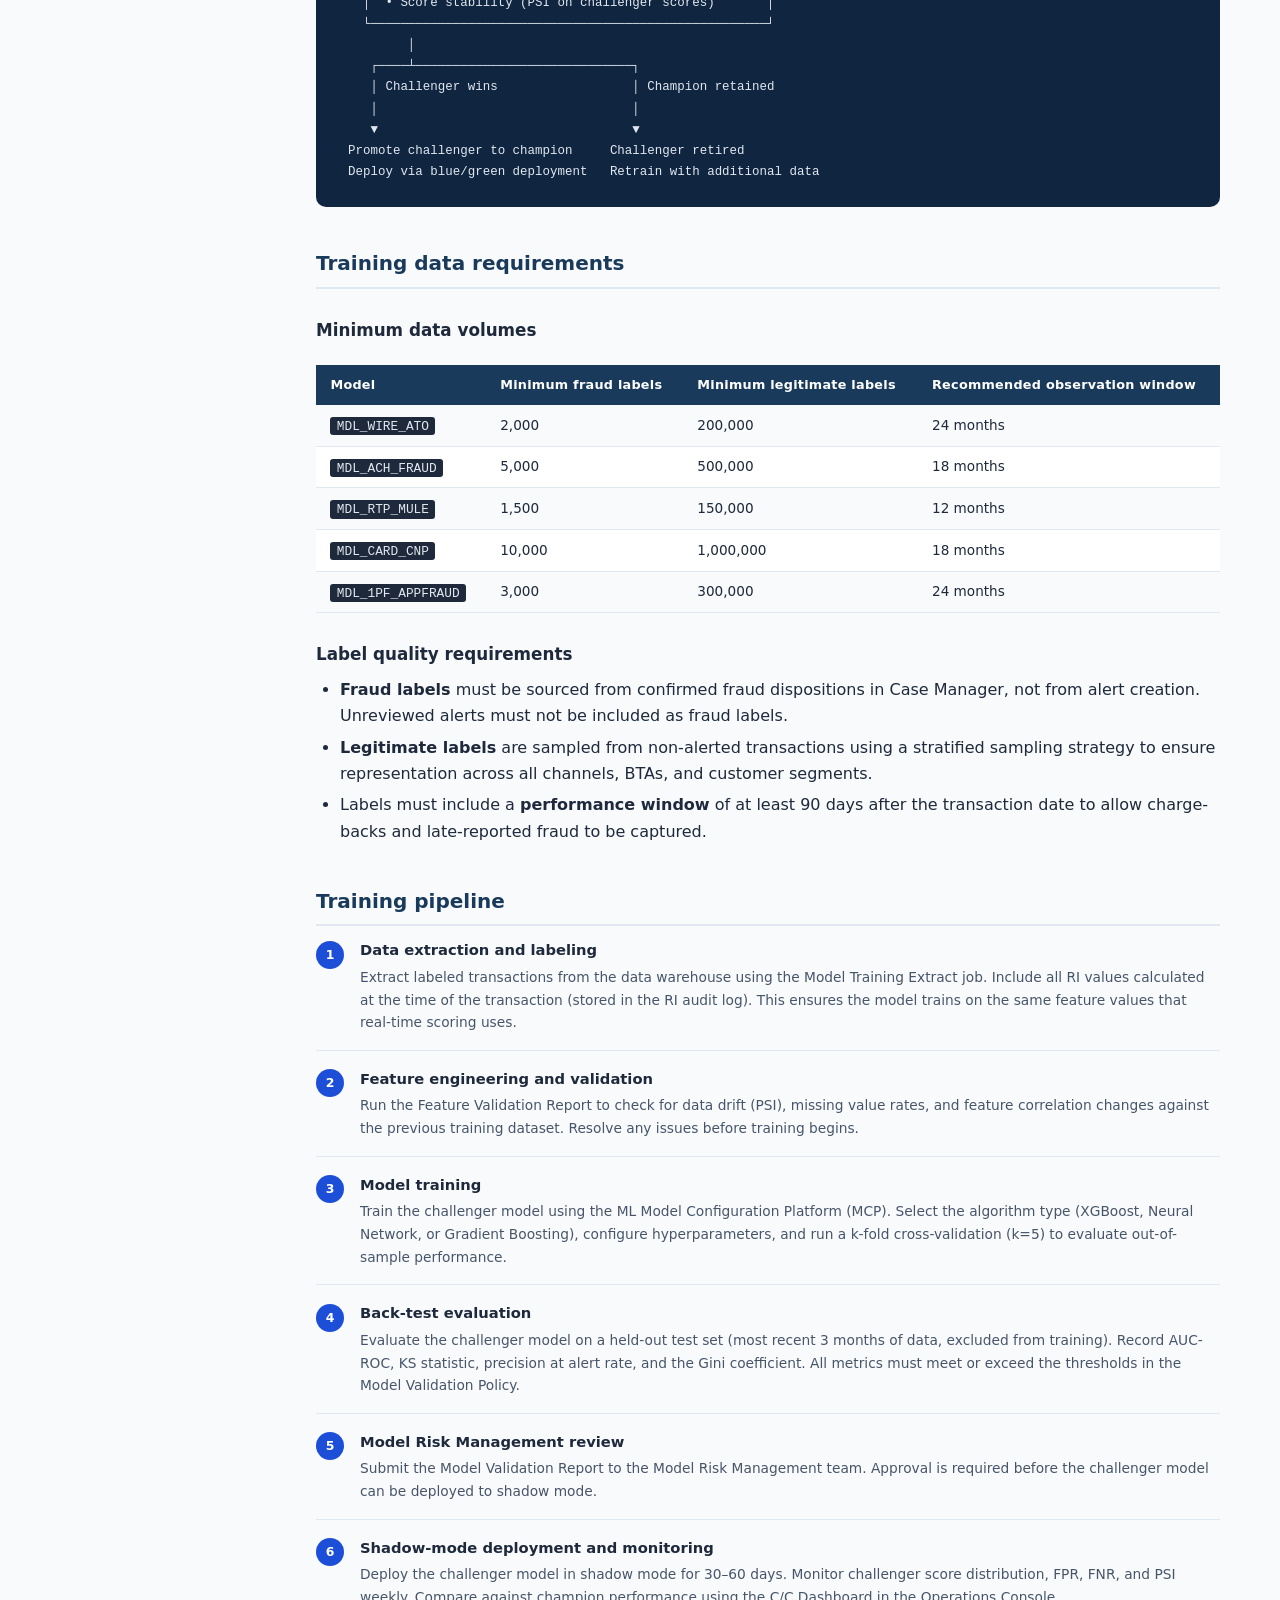
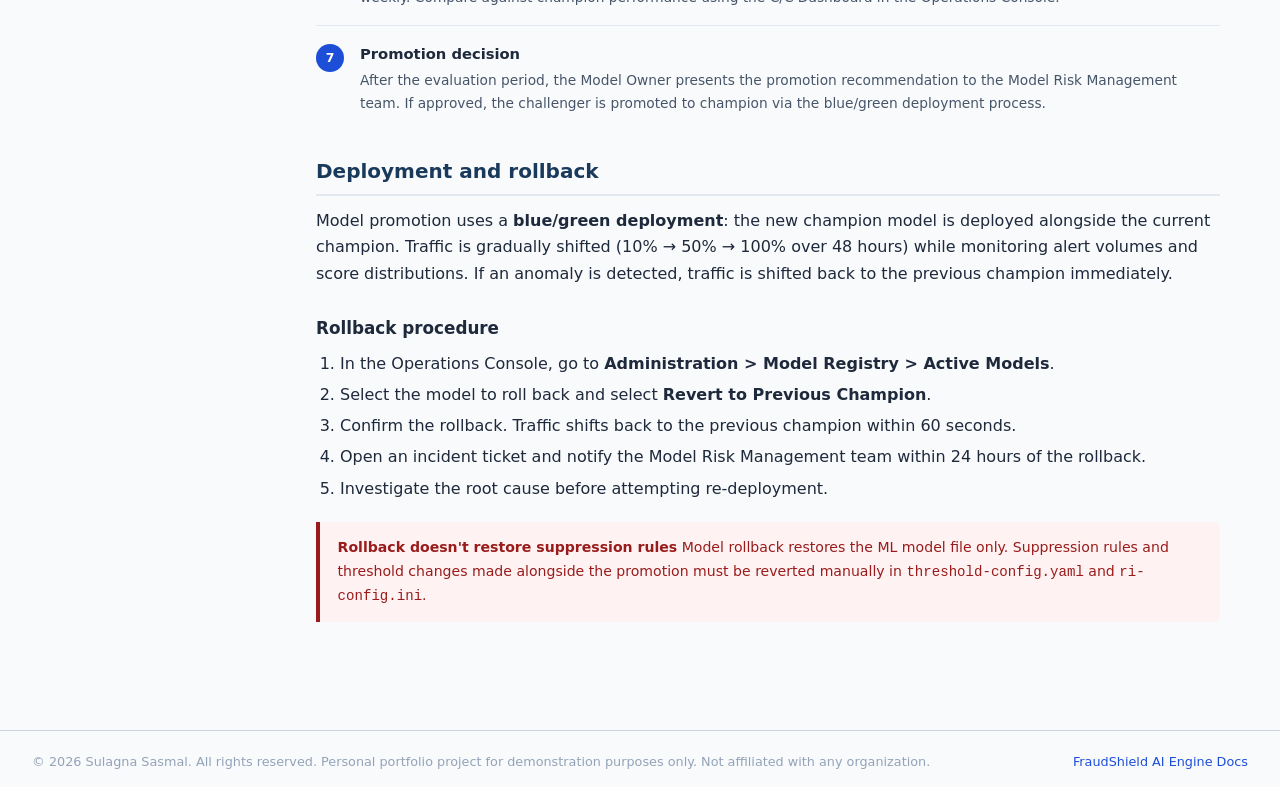
<file: retraining.html>
<!DOCTYPE html>
<html lang="en">
<head>
<meta charset="UTF-8">
<meta name="viewport" content="width=device-width, initial-scale=1.0">
<title>Model Retraining Cycle — FraudShield AI Engine</title>
<link rel="stylesheet" href="assets/style.css">
<script>(function(){var t=localStorage.getItem("theme");if(t)document.documentElement.setAttribute("data-theme",t);else if(window.matchMedia("(prefers-color-scheme:dark)").matches)document.documentElement.setAttribute("data-theme","dark");else document.documentElement.setAttribute("data-theme","light");})()</script>
</head>
<body>

<header class="site-header">
  <a class="header-brand" href="index.html">FraudShield AI Engine <span>· Documentation</span></a>
  <div class="header-breadcrumb">
    <a href="index.html">Home</a> › Model Retraining Cycle
  </div>
  <button class="theme-toggle" id="theme-toggle" aria-label="Toggle theme">&#9680;</button>
  <span class="header-badge">Confidential · Internal Use Only</span>
</header>

<nav class="sidebar">
  <div class="nav-section">Overview</div>
  <a href="index.html">Introduction</a>
  <a href="index.html#architecture">Architecture</a>
  <a href="index.html#components">Component Overview</a>

  <div class="nav-section">Risk Model</div>
  <a href="risk-model.html">Risk Scoring Model</a>
  <a href="model-inputs.html">Model Input Features</a>
  <a href="configuration.html">Model Configuration</a>

  <div class="nav-section">Operations</div>
  <a href="threshold-tuning.html">Threshold Tuning</a>
  <a href="false-positives.html">False Positive Handling</a>
  <a href="retraining.html" class="active">Model Retraining Cycle</a>
  <a href="case-management.html">Alert Investigation &amp; Case Management</a>

  <div class="nav-section">Compliance</div>
  <a href="customer-risk.html">Customer Risk &amp; AML Integration</a>
  <a href="fraud-typologies.html">Fraud Typology Reference</a>

  <div class="nav-section">Integration</div>
  <a href="api-integration.html">API Integration Guide</a>
  <a href="audit-explainability.html">Audit Logs &amp; Explainability</a>
</nav>

<main class="main">

  <h1>Model Retraining Cycle</h1>
  <p class="topic-meta">
    <span>Audience: Data Science, Fraud Operations</span>
    <span>Last updated: March 2026</span>
    <span>Version: 4.2</span>
  </p>

  <p>
    Fraud patterns evolve continuously. The ML detection models powering FraudShield AI must be retrained regularly so they remain calibrated against current fraud typologies. This page describes when to retrain, how the champion/challenger framework works, the training data requirements, and the deployment and rollback process.
  </p>

  <div class="note">
    <strong>Retraining is a data science responsibility</strong>
    Triggering a retrain requires approval from the Model Owner (typically a senior fraud data scientist) and sign-off from the Model Risk Management team. Don't retrain models in response to a single week of degraded performance without first ruling out data quality issues or a seasonal anomaly.
  </div>

  <!-- WHEN TO RETRAIN -->
  <h2 id="when-to-retrain">When to retrain</h2>
  <p>
    Retrain a detection model when any of the following conditions are met:
  </p>

  <div class="table-wrap">
    <table>
      <thead>
        <tr>
          <th>Trigger</th>
          <th>Indicator</th>
          <th>Urgency</th>
        </tr>
      </thead>
      <tbody>
        <tr>
          <td><strong>Model drift</strong></td>
          <td>Population Stability Index (PSI) &gt; 0.25 for any input feature distribution, sustained over 4 consecutive weeks.</td>
          <td><span class="score-badge badge-high">High</span></td>
        </tr>
        <tr>
          <td><strong>Performance degradation</strong></td>
          <td>AUC-ROC drops &gt; 5 percentage points below the baseline established at last deployment.</td>
          <td><span class="score-badge badge-high">High</span></td>
        </tr>
        <tr>
          <td><strong>New fraud typology</strong></td>
          <td>A confirmed new fraud pattern is not represented in current training data (identified via typology gap analysis).</td>
          <td><span class="score-badge badge-medium">Medium</span></td>
        </tr>
        <tr>
          <td><strong>Scheduled retraining</strong></td>
          <td>Standard annual retraining cycle, regardless of performance. Required for SR 11-7 model governance compliance.</td>
          <td><span class="score-badge badge-neutral">Routine</span></td>
        </tr>
        <tr>
          <td><strong>Significant portfolio change</strong></td>
          <td>Acquisition, new product launch, or channel expansion that materially changes the transaction mix.</td>
          <td><span class="score-badge badge-medium">Medium</span></td>
        </tr>
      </tbody>
    </table>
  </div>

  <!-- CHAMPION CHALLENGER -->
  <h2 id="champion-challenger">Champion / challenger framework</h2>
  <p>
    FraudShield AI uses a champion/challenger (C/C) framework for all model updates. The current production model is the <strong>champion</strong>. A newly trained model is the <strong>challenger</strong>. Both models run simultaneously in shadow mode, scoring every transaction. The champion's decision governs; the challenger's score is logged without influencing the outcome.
  </p>

  <div class="arch-diagram">
    <div class="arch-title">Champion / challenger scoring flow</div>
<pre>
Incoming transaction
        │
        ├──────────────────────────────────┐
        ▼                                  ▼
CHAMPION model                      CHALLENGER model
(production — decision governs)     (shadow mode — logged only)
        │                                  │
        ▼                                  ▼
Decision: APPROVE / STEP-UP / BLOCK   Score logged to challenger_scores table
        │
        ▼
Response returned to core banking

After evaluation period (30–60 days):
  ┌─────────────────────────────────────────────────────┐
  │ Compare challenger vs. champion across:             │
  │  • AUC-ROC, precision, recall, F1                   │
  │  • False positive rate by BTA and segment           │
  │  • Confirmed fraud catch rate                       │
  │  • Score stability (PSI on challenger scores)       │
  └─────────────────────────────────────────────────────┘
        │
   ┌────┴─────────────────────────────┐
   │ Challenger wins                  │ Champion retained
   │                                  │
   ▼                                  ▼
Promote challenger to champion     Challenger retired
Deploy via blue/green deployment   Retrain with additional data
</pre>
  </div>

  <!-- DATA REQUIREMENTS -->
  <h2 id="data-requirements">Training data requirements</h2>

  <h3>Minimum data volumes</h3>

  <div class="table-wrap">
    <table>
      <thead>
        <tr>
          <th>Model</th>
          <th>Minimum fraud labels</th>
          <th>Minimum legitimate labels</th>
          <th>Recommended observation window</th>
        </tr>
      </thead>
      <tbody>
        <tr>
          <td><code>MDL_WIRE_ATO</code></td>
          <td>2,000</td>
          <td>200,000</td>
          <td>24 months</td>
        </tr>
        <tr>
          <td><code>MDL_ACH_FRAUD</code></td>
          <td>5,000</td>
          <td>500,000</td>
          <td>18 months</td>
        </tr>
        <tr>
          <td><code>MDL_RTP_MULE</code></td>
          <td>1,500</td>
          <td>150,000</td>
          <td>12 months</td>
        </tr>
        <tr>
          <td><code>MDL_CARD_CNP</code></td>
          <td>10,000</td>
          <td>1,000,000</td>
          <td>18 months</td>
        </tr>
        <tr>
          <td><code>MDL_1PF_APPFRAUD</code></td>
          <td>3,000</td>
          <td>300,000</td>
          <td>24 months</td>
        </tr>
      </tbody>
    </table>
  </div>

  <h3>Label quality requirements</h3>
  <ul>
    <li><strong>Fraud labels</strong> must be sourced from confirmed fraud dispositions in Case Manager, not from alert creation. Unreviewed alerts must not be included as fraud labels.</li>
    <li><strong>Legitimate labels</strong> are sampled from non-alerted transactions using a stratified sampling strategy to ensure representation across all channels, BTAs, and customer segments.</li>
    <li>Labels must include a <strong>performance window</strong> of at least 90 days after the transaction date to allow charge-backs and late-reported fraud to be captured.</li>
  </ul>

  <!-- TRAINING PIPELINE -->
  <h2 id="training-pipeline">Training pipeline</h2>

  <ol class="steps">
    <li>
      <div class="step-body">
        <strong>Data extraction and labeling</strong>
        <p>Extract labeled transactions from the data warehouse using the Model Training Extract job. Include all RI values calculated at the time of the transaction (stored in the RI audit log). This ensures the model trains on the same feature values that real-time scoring uses.</p>
      </div>
    </li>
    <li>
      <div class="step-body">
        <strong>Feature engineering and validation</strong>
        <p>Run the Feature Validation Report to check for data drift (PSI), missing value rates, and feature correlation changes against the previous training dataset. Resolve any issues before training begins.</p>
      </div>
    </li>
    <li>
      <div class="step-body">
        <strong>Model training</strong>
        <p>Train the challenger model using the ML Model Configuration Platform (MCP). Select the algorithm type (XGBoost, Neural Network, or Gradient Boosting), configure hyperparameters, and run a k-fold cross-validation (k=5) to evaluate out-of-sample performance.</p>
      </div>
    </li>
    <li>
      <div class="step-body">
        <strong>Back-test evaluation</strong>
        <p>Evaluate the challenger model on a held-out test set (most recent 3 months of data, excluded from training). Record AUC-ROC, KS statistic, precision at alert rate, and the Gini coefficient. All metrics must meet or exceed the thresholds in the Model Validation Policy.</p>
      </div>
    </li>
    <li>
      <div class="step-body">
        <strong>Model Risk Management review</strong>
        <p>Submit the Model Validation Report to the Model Risk Management team. Approval is required before the challenger model can be deployed to shadow mode.</p>
      </div>
    </li>
    <li>
      <div class="step-body">
        <strong>Shadow-mode deployment and monitoring</strong>
        <p>Deploy the challenger model in shadow mode for 30–60 days. Monitor challenger score distribution, FPR, FNR, and PSI weekly. Compare against champion performance using the C/C Dashboard in the Operations Console.</p>
      </div>
    </li>
    <li>
      <div class="step-body">
        <strong>Promotion decision</strong>
        <p>After the evaluation period, the Model Owner presents the promotion recommendation to the Model Risk Management team. If approved, the challenger is promoted to champion via the blue/green deployment process.</p>
      </div>
    </li>
  </ol>

  <!-- DEPLOYMENT AND ROLLBACK -->
  <h2 id="deployment-rollback">Deployment and rollback</h2>
  <p>
    Model promotion uses a <strong>blue/green deployment</strong>: the new champion model is deployed alongside the current champion. Traffic is gradually shifted (10% → 50% → 100% over 48 hours) while monitoring alert volumes and score distributions. If an anomaly is detected, traffic is shifted back to the previous champion immediately.
  </p>

  <h3>Rollback procedure</h3>
  <ol>
    <li>In the Operations Console, go to <strong>Administration &gt; Model Registry &gt; Active Models</strong>.</li>
    <li>Select the model to roll back and select <strong>Revert to Previous Champion</strong>.</li>
    <li>Confirm the rollback. Traffic shifts back to the previous champion within 60 seconds.</li>
    <li>Open an incident ticket and notify the Model Risk Management team within 24 hours of the rollback.</li>
    <li>Investigate the root cause before attempting re-deployment.</li>
  </ol>

  <div class="caution">
    <strong>Rollback doesn't restore suppression rules</strong>
    Model rollback restores the ML model file only. Suppression rules and threshold changes made alongside the promotion must be reverted manually in <code>threshold-config.yaml</code> and <code>ri-config.ini</code>.
  </div>

</main>
<footer class="doc-footer">
  <span>&copy; <span id="footer-yr"></span> Sulagna Sasmal. All rights reserved. Personal portfolio project for demonstration purposes only. Not affiliated with any organization.</span>
  <span><a href="index.html">FraudShield AI Engine Docs</a></span>
</footer>
<script>var e=document.getElementById("footer-yr");if(e)e.textContent=new Date().getFullYear();</script>
<script>(function(){var btn=document.getElementById("theme-toggle");if(!btn)return;function upd(){btn.textContent=document.documentElement.getAttribute("data-theme")==="dark"?"☀":"◐";}upd();btn.addEventListener("click",function(){var n=document.documentElement.getAttribute("data-theme")==="dark"?"light":"dark";document.documentElement.setAttribute("data-theme",n);localStorage.setItem("theme",n);upd();});})()</script>
</body>
</html>
</file>
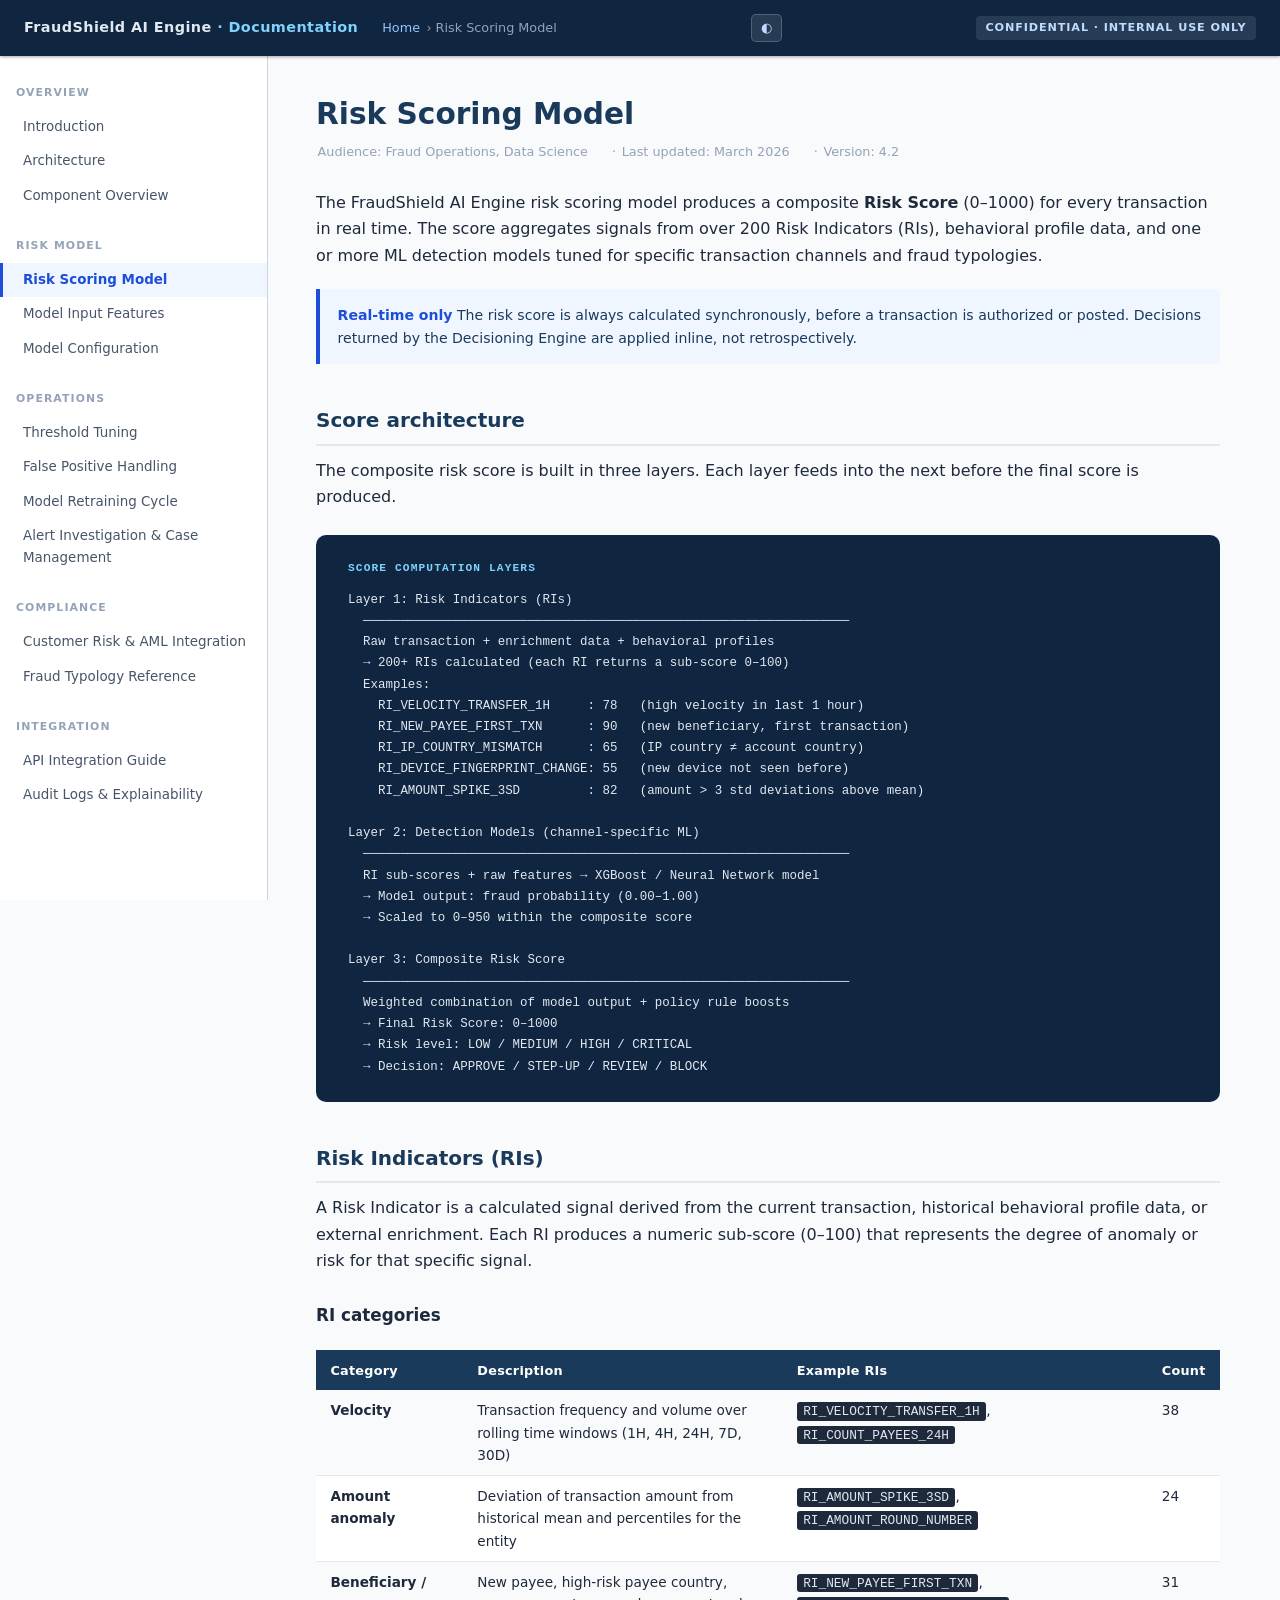
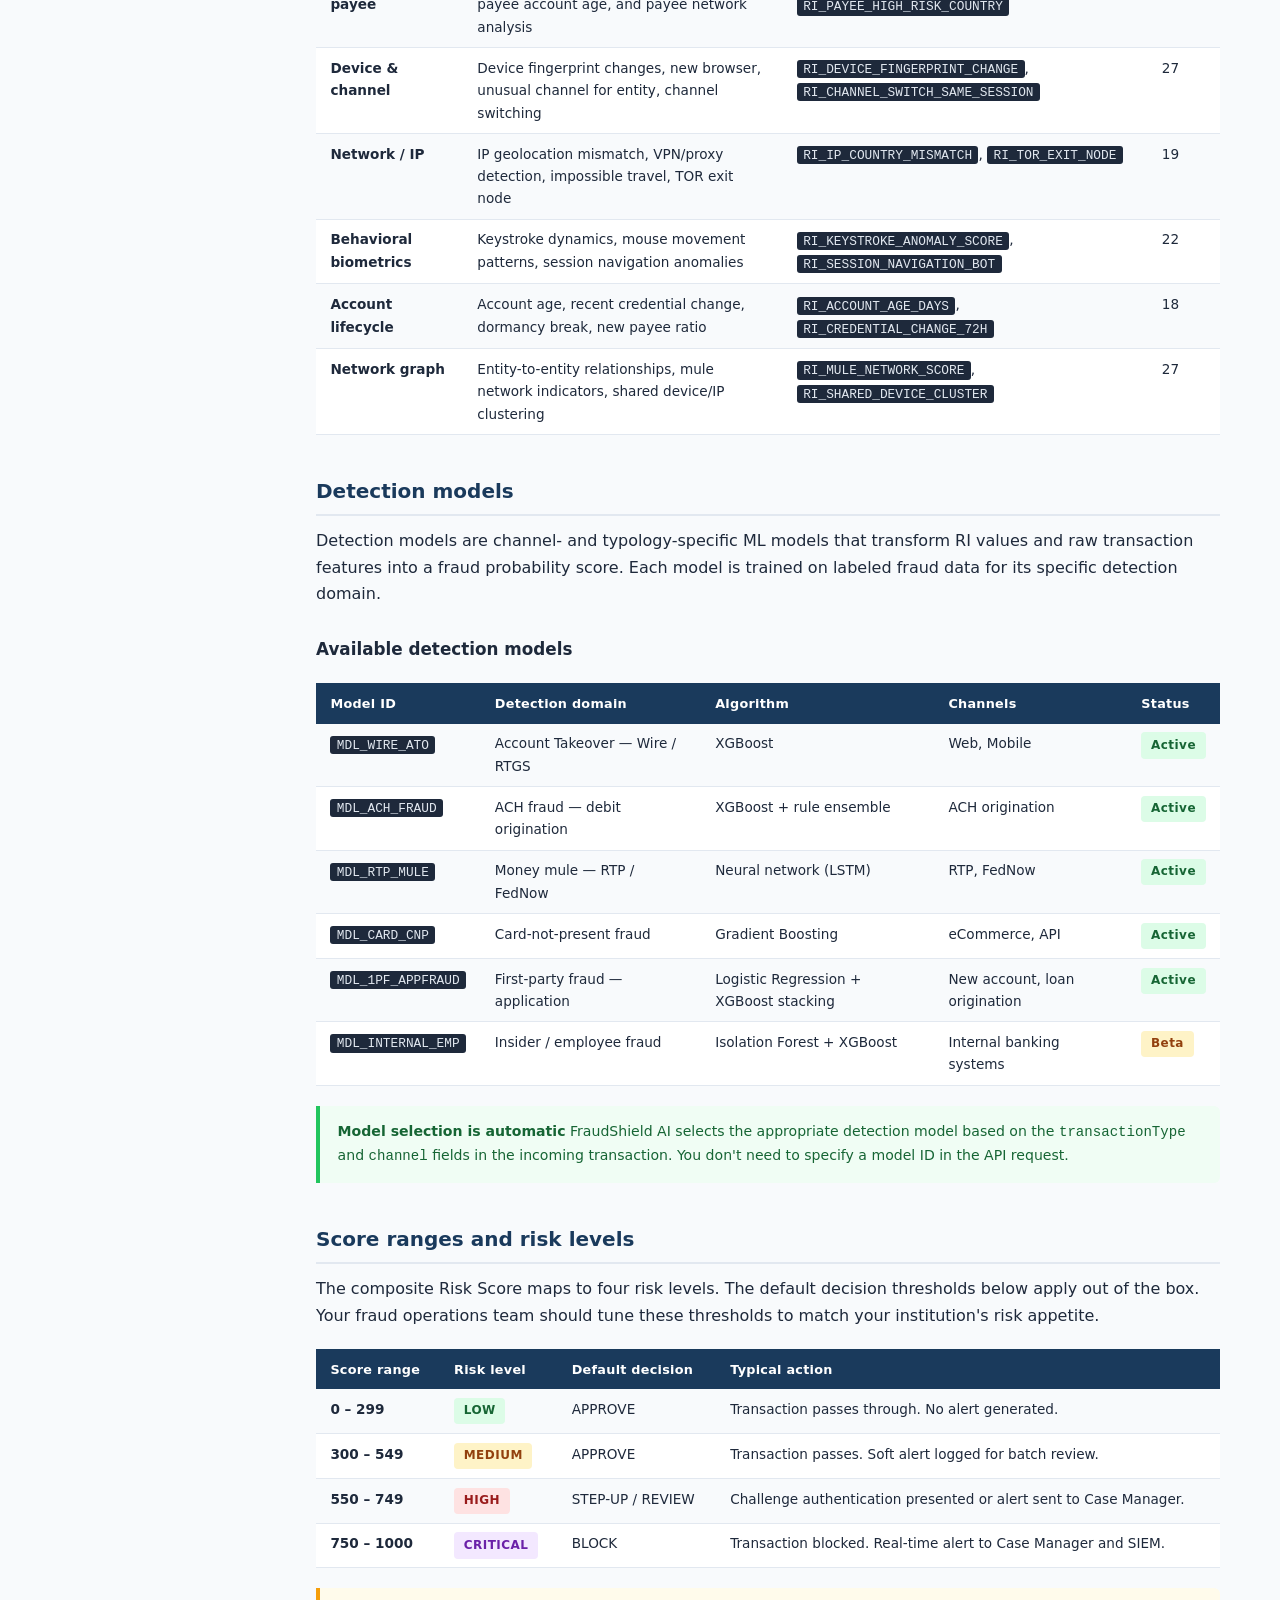
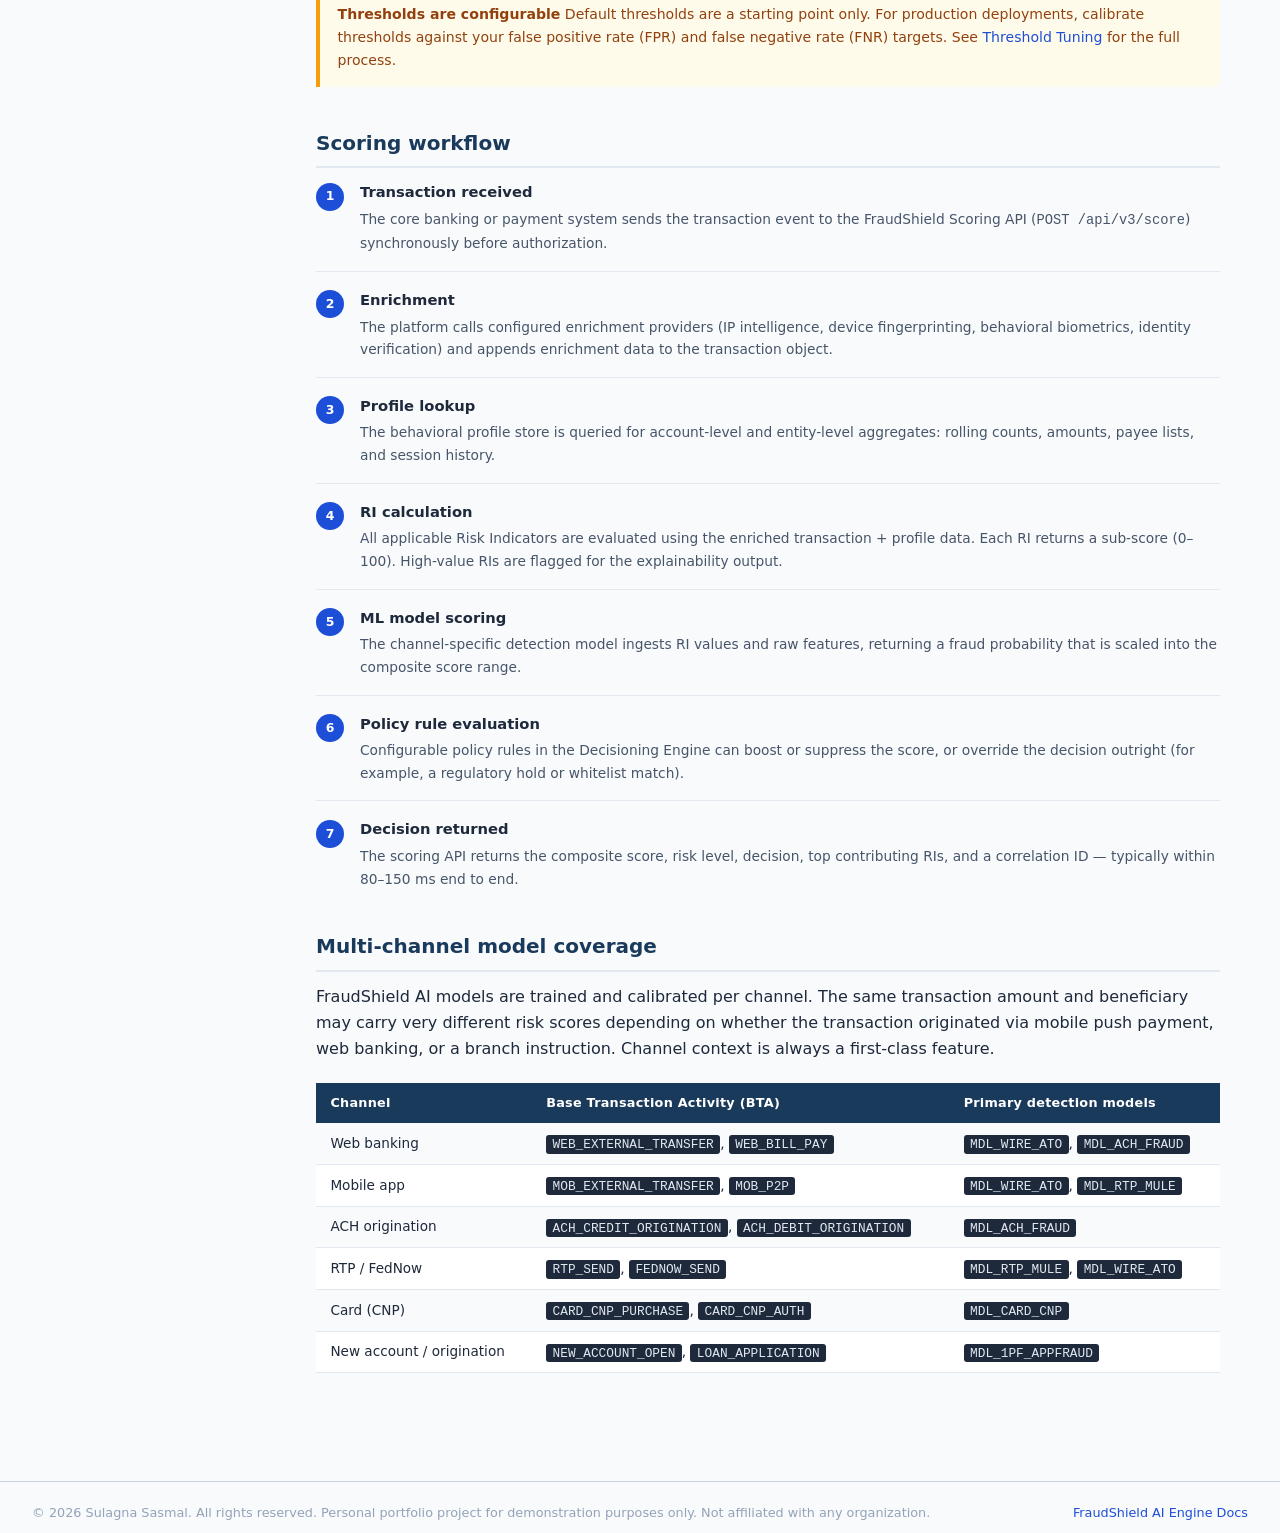
<file: risk-model.html>
<!DOCTYPE html>
<html lang="en">
<head>
<meta charset="UTF-8">
<meta name="viewport" content="width=device-width, initial-scale=1.0">
<title>Risk Scoring Model — FraudShield AI Engine</title>
<link rel="stylesheet" href="assets/style.css">
<script>(function(){var t=localStorage.getItem("theme");if(t)document.documentElement.setAttribute("data-theme",t);else if(window.matchMedia("(prefers-color-scheme:dark)").matches)document.documentElement.setAttribute("data-theme","dark");else document.documentElement.setAttribute("data-theme","light");})()</script>
</head>
<body>

<header class="site-header">
  <a class="header-brand" href="index.html">FraudShield AI Engine <span>· Documentation</span></a>
  <div class="header-breadcrumb">
    <a href="index.html">Home</a> › Risk Scoring Model
  </div>
  <button class="theme-toggle" id="theme-toggle" aria-label="Toggle theme">&#9680;</button>
  <span class="header-badge">Confidential · Internal Use Only</span>
</header>

<nav class="sidebar">
  <div class="nav-section">Overview</div>
  <a href="index.html">Introduction</a>
  <a href="index.html#architecture">Architecture</a>
  <a href="index.html#components">Component Overview</a>

  <div class="nav-section">Risk Model</div>
  <a href="risk-model.html" class="active">Risk Scoring Model</a>
  <a href="model-inputs.html">Model Input Features</a>
  <a href="configuration.html">Model Configuration</a>

  <div class="nav-section">Operations</div>
  <a href="threshold-tuning.html">Threshold Tuning</a>
  <a href="false-positives.html">False Positive Handling</a>
  <a href="retraining.html">Model Retraining Cycle</a>
  <a href="case-management.html">Alert Investigation &amp; Case Management</a>

  <div class="nav-section">Compliance</div>
  <a href="customer-risk.html">Customer Risk &amp; AML Integration</a>
  <a href="fraud-typologies.html">Fraud Typology Reference</a>

  <div class="nav-section">Integration</div>
  <a href="api-integration.html">API Integration Guide</a>
  <a href="audit-explainability.html">Audit Logs &amp; Explainability</a>
</nav>

<main class="main">

  <h1>Risk Scoring Model</h1>
  <p class="topic-meta">
    <span>Audience: Fraud Operations, Data Science</span>
    <span>Last updated: March 2026</span>
    <span>Version: 4.2</span>
  </p>

  <p>
    The FraudShield AI Engine risk scoring model produces a composite <strong>Risk Score</strong> (0–1000) for every transaction in real time. The score aggregates signals from over 200 Risk Indicators (RIs), behavioral profile data, and one or more ML detection models tuned for specific transaction channels and fraud typologies.
  </p>

  <div class="note">
    <strong>Real-time only</strong>
    The risk score is always calculated synchronously, before a transaction is authorized or posted. Decisions returned by the Decisioning Engine are applied inline, not retrospectively.
  </div>

  <!-- SCORE ARCHITECTURE -->
  <h2 id="score-architecture">Score architecture</h2>
  <p>
    The composite risk score is built in three layers. Each layer feeds into the next before the final score is produced.
  </p>

  <div class="arch-diagram">
    <div class="arch-title">Score computation layers</div>
<pre>
Layer 1: Risk Indicators (RIs)
  ─────────────────────────────────────────────────────────────────
  Raw transaction + enrichment data + behavioral profiles
  → 200+ RIs calculated (each RI returns a sub-score 0–100)
  Examples:
    RI_VELOCITY_TRANSFER_1H     : 78   (high velocity in last 1 hour)
    RI_NEW_PAYEE_FIRST_TXN      : 90   (new beneficiary, first transaction)
    RI_IP_COUNTRY_MISMATCH      : 65   (IP country ≠ account country)
    RI_DEVICE_FINGERPRINT_CHANGE: 55   (new device not seen before)
    RI_AMOUNT_SPIKE_3SD         : 82   (amount > 3 std deviations above mean)

Layer 2: Detection Models (channel-specific ML)
  ─────────────────────────────────────────────────────────────────
  RI sub-scores + raw features → XGBoost / Neural Network model
  → Model output: fraud probability (0.00–1.00)
  → Scaled to 0–950 within the composite score

Layer 3: Composite Risk Score
  ─────────────────────────────────────────────────────────────────
  Weighted combination of model output + policy rule boosts
  → Final Risk Score: 0–1000
  → Risk level: LOW / MEDIUM / HIGH / CRITICAL
  → Decision: APPROVE / STEP-UP / REVIEW / BLOCK
</pre>
  </div>

  <!-- RISK INDICATORS -->
  <h2 id="risk-indicators">Risk Indicators (RIs)</h2>
  <p>
    A Risk Indicator is a calculated signal derived from the current transaction, historical behavioral profile data, or external enrichment. Each RI produces a numeric sub-score (0–100) that represents the degree of anomaly or risk for that specific signal.
  </p>

  <h3>RI categories</h3>

  <div class="table-wrap">
    <table>
      <thead>
        <tr>
          <th>Category</th>
          <th>Description</th>
          <th>Example RIs</th>
          <th>Count</th>
        </tr>
      </thead>
      <tbody>
        <tr>
          <td><strong>Velocity</strong></td>
          <td>Transaction frequency and volume over rolling time windows (1H, 4H, 24H, 7D, 30D)</td>
          <td><code>RI_VELOCITY_TRANSFER_1H</code>, <code>RI_COUNT_PAYEES_24H</code></td>
          <td>38</td>
        </tr>
        <tr>
          <td><strong>Amount anomaly</strong></td>
          <td>Deviation of transaction amount from historical mean and percentiles for the entity</td>
          <td><code>RI_AMOUNT_SPIKE_3SD</code>, <code>RI_AMOUNT_ROUND_NUMBER</code></td>
          <td>24</td>
        </tr>
        <tr>
          <td><strong>Beneficiary / payee</strong></td>
          <td>New payee, high-risk payee country, payee account age, and payee network analysis</td>
          <td><code>RI_NEW_PAYEE_FIRST_TXN</code>, <code>RI_PAYEE_HIGH_RISK_COUNTRY</code></td>
          <td>31</td>
        </tr>
        <tr>
          <td><strong>Device &amp; channel</strong></td>
          <td>Device fingerprint changes, new browser, unusual channel for entity, channel switching</td>
          <td><code>RI_DEVICE_FINGERPRINT_CHANGE</code>, <code>RI_CHANNEL_SWITCH_SAME_SESSION</code></td>
          <td>27</td>
        </tr>
        <tr>
          <td><strong>Network / IP</strong></td>
          <td>IP geolocation mismatch, VPN/proxy detection, impossible travel, TOR exit node</td>
          <td><code>RI_IP_COUNTRY_MISMATCH</code>, <code>RI_TOR_EXIT_NODE</code></td>
          <td>19</td>
        </tr>
        <tr>
          <td><strong>Behavioral biometrics</strong></td>
          <td>Keystroke dynamics, mouse movement patterns, session navigation anomalies</td>
          <td><code>RI_KEYSTROKE_ANOMALY_SCORE</code>, <code>RI_SESSION_NAVIGATION_BOT</code></td>
          <td>22</td>
        </tr>
        <tr>
          <td><strong>Account lifecycle</strong></td>
          <td>Account age, recent credential change, dormancy break, new payee ratio</td>
          <td><code>RI_ACCOUNT_AGE_DAYS</code>, <code>RI_CREDENTIAL_CHANGE_72H</code></td>
          <td>18</td>
        </tr>
        <tr>
          <td><strong>Network graph</strong></td>
          <td>Entity-to-entity relationships, mule network indicators, shared device/IP clustering</td>
          <td><code>RI_MULE_NETWORK_SCORE</code>, <code>RI_SHARED_DEVICE_CLUSTER</code></td>
          <td>27</td>
        </tr>
      </tbody>
    </table>
  </div>

  <!-- DETECTION MODELS -->
  <h2 id="detection-models">Detection models</h2>
  <p>
    Detection models are channel- and typology-specific ML models that transform RI values and raw transaction features into a fraud probability score. Each model is trained on labeled fraud data for its specific detection domain.
  </p>

  <h3>Available detection models</h3>

  <div class="table-wrap">
    <table>
      <thead>
        <tr>
          <th>Model ID</th>
          <th>Detection domain</th>
          <th>Algorithm</th>
          <th>Channels</th>
          <th>Status</th>
        </tr>
      </thead>
      <tbody>
        <tr>
          <td><code>MDL_WIRE_ATO</code></td>
          <td>Account Takeover — Wire / RTGS</td>
          <td>XGBoost</td>
          <td>Web, Mobile</td>
          <td><span class="score-badge badge-low">Active</span></td>
        </tr>
        <tr>
          <td><code>MDL_ACH_FRAUD</code></td>
          <td>ACH fraud — debit origination</td>
          <td>XGBoost + rule ensemble</td>
          <td>ACH origination</td>
          <td><span class="score-badge badge-low">Active</span></td>
        </tr>
        <tr>
          <td><code>MDL_RTP_MULE</code></td>
          <td>Money mule — RTP / FedNow</td>
          <td>Neural network (LSTM)</td>
          <td>RTP, FedNow</td>
          <td><span class="score-badge badge-low">Active</span></td>
        </tr>
        <tr>
          <td><code>MDL_CARD_CNP</code></td>
          <td>Card-not-present fraud</td>
          <td>Gradient Boosting</td>
          <td>eCommerce, API</td>
          <td><span class="score-badge badge-low">Active</span></td>
        </tr>
        <tr>
          <td><code>MDL_1PF_APPFRAUD</code></td>
          <td>First-party fraud — application</td>
          <td>Logistic Regression + XGBoost stacking</td>
          <td>New account, loan origination</td>
          <td><span class="score-badge badge-low">Active</span></td>
        </tr>
        <tr>
          <td><code>MDL_INTERNAL_EMP</code></td>
          <td>Insider / employee fraud</td>
          <td>Isolation Forest + XGBoost</td>
          <td>Internal banking systems</td>
          <td><span class="score-badge badge-medium">Beta</span></td>
        </tr>
      </tbody>
    </table>
  </div>

  <div class="tip">
    <strong>Model selection is automatic</strong>
    FraudShield AI selects the appropriate detection model based on the <code>transactionType</code> and <code>channel</code> fields in the incoming transaction. You don't need to specify a model ID in the API request.
  </div>

  <!-- SCORE RANGES -->
  <h2 id="score-ranges">Score ranges and risk levels</h2>
  <p>
    The composite Risk Score maps to four risk levels. The default decision thresholds below apply out of the box. Your fraud operations team should tune these thresholds to match your institution's risk appetite.
  </p>

  <div class="table-wrap">
    <table>
      <thead>
        <tr>
          <th>Score range</th>
          <th>Risk level</th>
          <th>Default decision</th>
          <th>Typical action</th>
        </tr>
      </thead>
      <tbody>
        <tr>
          <td><strong>0 – 299</strong></td>
          <td><span class="score-badge badge-low">LOW</span></td>
          <td>APPROVE</td>
          <td>Transaction passes through. No alert generated.</td>
        </tr>
        <tr>
          <td><strong>300 – 549</strong></td>
          <td><span class="score-badge badge-medium">MEDIUM</span></td>
          <td>APPROVE</td>
          <td>Transaction passes. Soft alert logged for batch review.</td>
        </tr>
        <tr>
          <td><strong>550 – 749</strong></td>
          <td><span class="score-badge badge-high">HIGH</span></td>
          <td>STEP-UP / REVIEW</td>
          <td>Challenge authentication presented or alert sent to Case Manager.</td>
        </tr>
        <tr>
          <td><strong>750 – 1000</strong></td>
          <td><span class="score-badge badge-critical">CRITICAL</span></td>
          <td>BLOCK</td>
          <td>Transaction blocked. Real-time alert to Case Manager and SIEM.</td>
        </tr>
      </tbody>
    </table>
  </div>

  <div class="warning">
    <strong>Thresholds are configurable</strong>
    Default thresholds are a starting point only. For production deployments, calibrate thresholds against your false positive rate (FPR) and false negative rate (FNR) targets. See <a href="threshold-tuning.html">Threshold Tuning</a> for the full process.
  </div>

  <!-- SCORING WORKFLOW -->
  <h2 id="scoring-workflow">Scoring workflow</h2>

  <ol class="steps">
    <li>
      <div class="step-body">
        <strong>Transaction received</strong>
        <p>The core banking or payment system sends the transaction event to the FraudShield Scoring API (<code>POST /api/v3/score</code>) synchronously before authorization.</p>
      </div>
    </li>
    <li>
      <div class="step-body">
        <strong>Enrichment</strong>
        <p>The platform calls configured enrichment providers (IP intelligence, device fingerprinting, behavioral biometrics, identity verification) and appends enrichment data to the transaction object.</p>
      </div>
    </li>
    <li>
      <div class="step-body">
        <strong>Profile lookup</strong>
        <p>The behavioral profile store is queried for account-level and entity-level aggregates: rolling counts, amounts, payee lists, and session history.</p>
      </div>
    </li>
    <li>
      <div class="step-body">
        <strong>RI calculation</strong>
        <p>All applicable Risk Indicators are evaluated using the enriched transaction + profile data. Each RI returns a sub-score (0–100). High-value RIs are flagged for the explainability output.</p>
      </div>
    </li>
    <li>
      <div class="step-body">
        <strong>ML model scoring</strong>
        <p>The channel-specific detection model ingests RI values and raw features, returning a fraud probability that is scaled into the composite score range.</p>
      </div>
    </li>
    <li>
      <div class="step-body">
        <strong>Policy rule evaluation</strong>
        <p>Configurable policy rules in the Decisioning Engine can boost or suppress the score, or override the decision outright (for example, a regulatory hold or whitelist match).</p>
      </div>
    </li>
    <li>
      <div class="step-body">
        <strong>Decision returned</strong>
        <p>The scoring API returns the composite score, risk level, decision, top contributing RIs, and a correlation ID — typically within 80–150 ms end to end.</p>
      </div>
    </li>
  </ol>

  <!-- MULTI-CHANNEL -->
  <h2 id="multi-channel">Multi-channel model coverage</h2>
  <p>
    FraudShield AI models are trained and calibrated per channel. The same transaction amount and beneficiary may carry very different risk scores depending on whether the transaction originated via mobile push payment, web banking, or a branch instruction. Channel context is always a first-class feature.
  </p>

  <div class="table-wrap">
    <table>
      <thead>
        <tr>
          <th>Channel</th>
          <th>Base Transaction Activity (BTA)</th>
          <th>Primary detection models</th>
        </tr>
      </thead>
      <tbody>
        <tr>
          <td>Web banking</td>
          <td><code>WEB_EXTERNAL_TRANSFER</code>, <code>WEB_BILL_PAY</code></td>
          <td><code>MDL_WIRE_ATO</code>, <code>MDL_ACH_FRAUD</code></td>
        </tr>
        <tr>
          <td>Mobile app</td>
          <td><code>MOB_EXTERNAL_TRANSFER</code>, <code>MOB_P2P</code></td>
          <td><code>MDL_WIRE_ATO</code>, <code>MDL_RTP_MULE</code></td>
        </tr>
        <tr>
          <td>ACH origination</td>
          <td><code>ACH_CREDIT_ORIGINATION</code>, <code>ACH_DEBIT_ORIGINATION</code></td>
          <td><code>MDL_ACH_FRAUD</code></td>
        </tr>
        <tr>
          <td>RTP / FedNow</td>
          <td><code>RTP_SEND</code>, <code>FEDNOW_SEND</code></td>
          <td><code>MDL_RTP_MULE</code>, <code>MDL_WIRE_ATO</code></td>
        </tr>
        <tr>
          <td>Card (CNP)</td>
          <td><code>CARD_CNP_PURCHASE</code>, <code>CARD_CNP_AUTH</code></td>
          <td><code>MDL_CARD_CNP</code></td>
        </tr>
        <tr>
          <td>New account / origination</td>
          <td><code>NEW_ACCOUNT_OPEN</code>, <code>LOAN_APPLICATION</code></td>
          <td><code>MDL_1PF_APPFRAUD</code></td>
        </tr>
      </tbody>
    </table>
  </div>

</main>
<footer class="doc-footer">
  <span>&copy; <span id="footer-yr"></span> Sulagna Sasmal. All rights reserved. Personal portfolio project for demonstration purposes only. Not affiliated with any organization.</span>
  <span><a href="index.html">FraudShield AI Engine Docs</a></span>
</footer>
<script>var e=document.getElementById("footer-yr");if(e)e.textContent=new Date().getFullYear();</script>
<script>(function(){var btn=document.getElementById("theme-toggle");if(!btn)return;function upd(){btn.textContent=document.documentElement.getAttribute("data-theme")==="dark"?"☀":"◐";}upd();btn.addEventListener("click",function(){var n=document.documentElement.getAttribute("data-theme")==="dark"?"light":"dark";document.documentElement.setAttribute("data-theme",n);localStorage.setItem("theme",n);upd();});})()</script>
</body>
</html>
</file>
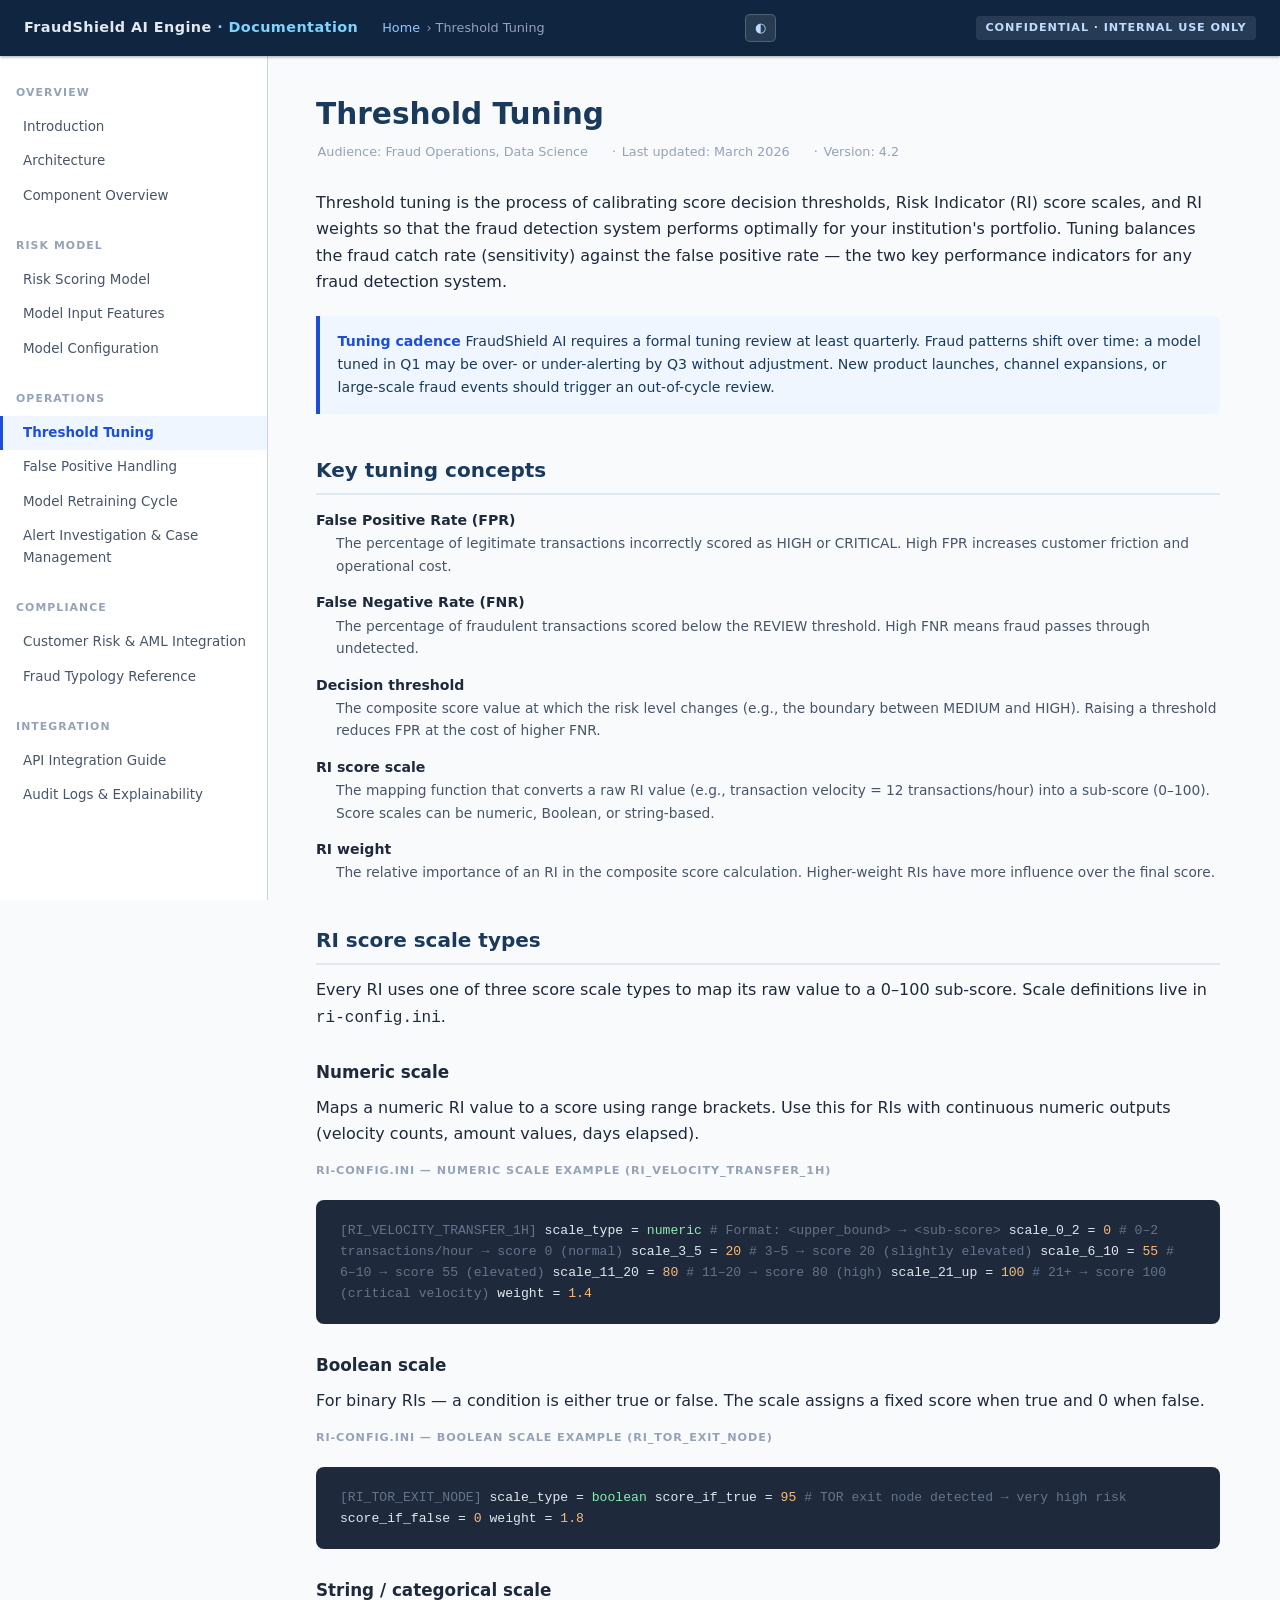
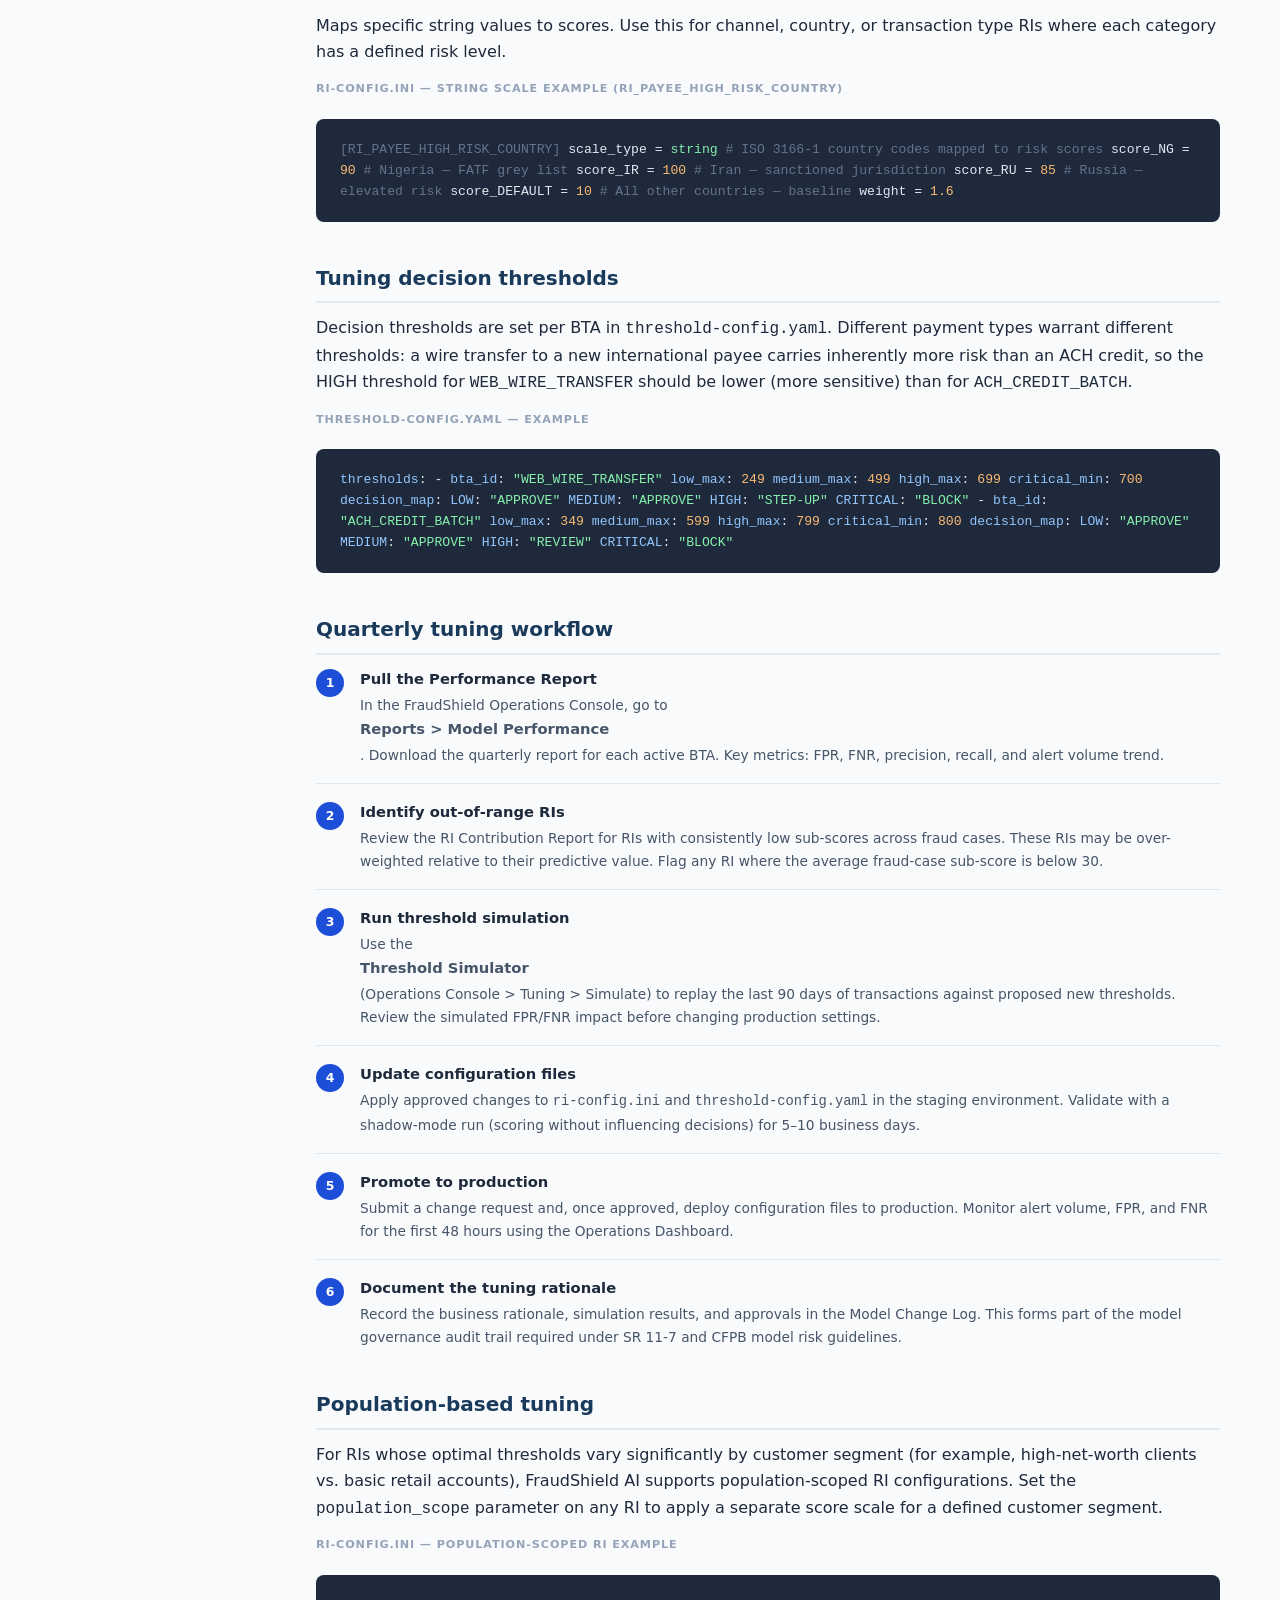
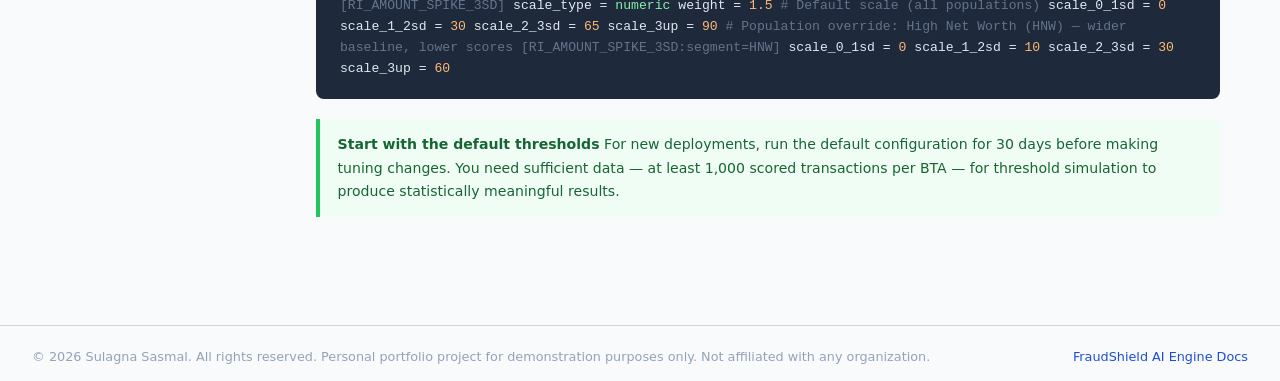
<file: threshold-tuning.html>
<!DOCTYPE html>
<html lang="en">
<head>
<meta charset="UTF-8">
<meta name="viewport" content="width=device-width, initial-scale=1.0">
<title>Threshold Tuning — FraudShield AI Engine</title>
<link rel="stylesheet" href="assets/style.css">
<script>(function(){var t=localStorage.getItem("theme");if(t)document.documentElement.setAttribute("data-theme",t);else if(window.matchMedia("(prefers-color-scheme:dark)").matches)document.documentElement.setAttribute("data-theme","dark");else document.documentElement.setAttribute("data-theme","light");})()</script>
</head>
<body>

<header class="site-header">
  <a class="header-brand" href="index.html">FraudShield AI Engine <span>· Documentation</span></a>
  <div class="header-breadcrumb">
    <a href="index.html">Home</a> › Threshold Tuning
  </div>
  <button class="theme-toggle" id="theme-toggle" aria-label="Toggle theme">&#9680;</button>
  <span class="header-badge">Confidential · Internal Use Only</span>
</header>

<nav class="sidebar">
  <div class="nav-section">Overview</div>
  <a href="index.html">Introduction</a>
  <a href="index.html#architecture">Architecture</a>
  <a href="index.html#components">Component Overview</a>

  <div class="nav-section">Risk Model</div>
  <a href="risk-model.html">Risk Scoring Model</a>
  <a href="model-inputs.html">Model Input Features</a>
  <a href="configuration.html">Model Configuration</a>

  <div class="nav-section">Operations</div>
  <a href="threshold-tuning.html" class="active">Threshold Tuning</a>
  <a href="false-positives.html">False Positive Handling</a>
  <a href="retraining.html">Model Retraining Cycle</a>
  <a href="case-management.html">Alert Investigation &amp; Case Management</a>

  <div class="nav-section">Compliance</div>
  <a href="customer-risk.html">Customer Risk &amp; AML Integration</a>
  <a href="fraud-typologies.html">Fraud Typology Reference</a>

  <div class="nav-section">Integration</div>
  <a href="api-integration.html">API Integration Guide</a>
  <a href="audit-explainability.html">Audit Logs &amp; Explainability</a>
</nav>

<main class="main">

  <h1>Threshold Tuning</h1>
  <p class="topic-meta">
    <span>Audience: Fraud Operations, Data Science</span>
    <span>Last updated: March 2026</span>
    <span>Version: 4.2</span>
  </p>

  <p>
    Threshold tuning is the process of calibrating score decision thresholds, Risk Indicator (RI) score scales, and RI weights so that the fraud detection system performs optimally for your institution's portfolio. Tuning balances the fraud catch rate (sensitivity) against the false positive rate — the two key performance indicators for any fraud detection system.
  </p>

  <div class="note">
    <strong>Tuning cadence</strong>
    FraudShield AI requires a formal tuning review at least quarterly. Fraud patterns shift over time: a model tuned in Q1 may be over- or under-alerting by Q3 without adjustment. New product launches, channel expansions, or large-scale fraud events should trigger an out-of-cycle review.
  </div>

  <!-- KEY CONCEPTS -->
  <h2 id="key-concepts">Key tuning concepts</h2>

  <dl>
    <dt>False Positive Rate (FPR)</dt>
    <dd>The percentage of legitimate transactions incorrectly scored as HIGH or CRITICAL. High FPR increases customer friction and operational cost.</dd>
    <dt>False Negative Rate (FNR)</dt>
    <dd>The percentage of fraudulent transactions scored below the REVIEW threshold. High FNR means fraud passes through undetected.</dd>
    <dt>Decision threshold</dt>
    <dd>The composite score value at which the risk level changes (e.g., the boundary between MEDIUM and HIGH). Raising a threshold reduces FPR at the cost of higher FNR.</dd>
    <dt>RI score scale</dt>
    <dd>The mapping function that converts a raw RI value (e.g., transaction velocity = 12 transactions/hour) into a sub-score (0–100). Score scales can be numeric, Boolean, or string-based.</dd>
    <dt>RI weight</dt>
    <dd>The relative importance of an RI in the composite score calculation. Higher-weight RIs have more influence over the final score.</dd>
  </dl>

  <!-- SCORE SCALE TYPES -->
  <h2 id="score-scales">RI score scale types</h2>
  <p>
    Every RI uses one of three score scale types to map its raw value to a 0–100 sub-score. Scale definitions live in <code>ri-config.ini</code>.
  </p>

  <h3>Numeric scale</h3>
  <p>
    Maps a numeric RI value to a score using range brackets. Use this for RIs with continuous numeric outputs (velocity counts, amount values, days elapsed).
  </p>

  <div class="code-label">ri-config.ini — numeric scale example (RI_VELOCITY_TRANSFER_1H)</div>
  <div class="code-block">
<span class="c-cmt">[RI_VELOCITY_TRANSFER_1H]</span>
scale_type = <span class="c-str">numeric</span>
<span class="c-cmt"># Format: &lt;upper_bound&gt; → &lt;sub-score&gt;</span>
scale_0_2   = <span class="c-num">0</span>     <span class="c-cmt"># 0–2 transactions/hour → score 0 (normal)</span>
scale_3_5   = <span class="c-num">20</span>    <span class="c-cmt"># 3–5 → score 20 (slightly elevated)</span>
scale_6_10  = <span class="c-num">55</span>    <span class="c-cmt"># 6–10 → score 55 (elevated)</span>
scale_11_20 = <span class="c-num">80</span>    <span class="c-cmt"># 11–20 → score 80 (high)</span>
scale_21_up = <span class="c-num">100</span>   <span class="c-cmt"># 21+ → score 100 (critical velocity)</span>
weight = <span class="c-num">1.4</span>
  </div>

  <h3>Boolean scale</h3>
  <p>
    For binary RIs — a condition is either true or false. The scale assigns a fixed score when true and 0 when false.
  </p>

  <div class="code-label">ri-config.ini — boolean scale example (RI_TOR_EXIT_NODE)</div>
  <div class="code-block">
<span class="c-cmt">[RI_TOR_EXIT_NODE]</span>
scale_type = <span class="c-str">boolean</span>
score_if_true  = <span class="c-num">95</span>    <span class="c-cmt"># TOR exit node detected → very high risk</span>
score_if_false = <span class="c-num">0</span>
weight = <span class="c-num">1.8</span>
  </div>

  <h3>String / categorical scale</h3>
  <p>
    Maps specific string values to scores. Use this for channel, country, or transaction type RIs where each category has a defined risk level.
  </p>

  <div class="code-label">ri-config.ini — string scale example (RI_PAYEE_HIGH_RISK_COUNTRY)</div>
  <div class="code-block">
<span class="c-cmt">[RI_PAYEE_HIGH_RISK_COUNTRY]</span>
scale_type = <span class="c-str">string</span>
<span class="c-cmt"># ISO 3166-1 country codes mapped to risk scores</span>
score_NG = <span class="c-num">90</span>    <span class="c-cmt"># Nigeria — FATF grey list</span>
score_IR = <span class="c-num">100</span>   <span class="c-cmt"># Iran — sanctioned jurisdiction</span>
score_RU = <span class="c-num">85</span>    <span class="c-cmt"># Russia — elevated risk</span>
score_DEFAULT = <span class="c-num">10</span>  <span class="c-cmt"># All other countries — baseline</span>
weight = <span class="c-num">1.6</span>
  </div>

  <!-- TUNING THRESHOLDS -->
  <h2 id="tuning-thresholds">Tuning decision thresholds</h2>

  <p>
    Decision thresholds are set per BTA in <code>threshold-config.yaml</code>. Different payment types warrant different thresholds: a wire transfer to a new international payee carries inherently more risk than an ACH credit, so the HIGH threshold for <code>WEB_WIRE_TRANSFER</code> should be lower (more sensitive) than for <code>ACH_CREDIT_BATCH</code>.
  </p>

  <div class="code-label">threshold-config.yaml — example</div>
  <div class="code-block">
<span class="c-key">thresholds</span>:

  - <span class="c-key">bta_id</span>: <span class="c-str">"WEB_WIRE_TRANSFER"</span>
    <span class="c-key">low_max</span>:      <span class="c-num">249</span>
    <span class="c-key">medium_max</span>:   <span class="c-num">499</span>
    <span class="c-key">high_max</span>:     <span class="c-num">699</span>
    <span class="c-key">critical_min</span>: <span class="c-num">700</span>
    <span class="c-key">decision_map</span>:
      <span class="c-key">LOW</span>:      <span class="c-str">"APPROVE"</span>
      <span class="c-key">MEDIUM</span>:   <span class="c-str">"APPROVE"</span>
      <span class="c-key">HIGH</span>:     <span class="c-str">"STEP-UP"</span>
      <span class="c-key">CRITICAL</span>: <span class="c-str">"BLOCK"</span>

  - <span class="c-key">bta_id</span>: <span class="c-str">"ACH_CREDIT_BATCH"</span>
    <span class="c-key">low_max</span>:      <span class="c-num">349</span>
    <span class="c-key">medium_max</span>:   <span class="c-num">599</span>
    <span class="c-key">high_max</span>:     <span class="c-num">799</span>
    <span class="c-key">critical_min</span>: <span class="c-num">800</span>
    <span class="c-key">decision_map</span>:
      <span class="c-key">LOW</span>:      <span class="c-str">"APPROVE"</span>
      <span class="c-key">MEDIUM</span>:   <span class="c-str">"APPROVE"</span>
      <span class="c-key">HIGH</span>:     <span class="c-str">"REVIEW"</span>
      <span class="c-key">CRITICAL</span>: <span class="c-str">"BLOCK"</span>
  </div>

  <!-- TUNING WORKFLOW -->
  <h2 id="tuning-workflow">Quarterly tuning workflow</h2>

  <ol class="steps">
    <li>
      <div class="step-body">
        <strong>Pull the Performance Report</strong>
        <p>In the FraudShield Operations Console, go to <strong>Reports &gt; Model Performance</strong>. Download the quarterly report for each active BTA. Key metrics: FPR, FNR, precision, recall, and alert volume trend.</p>
      </div>
    </li>
    <li>
      <div class="step-body">
        <strong>Identify out-of-range RIs</strong>
        <p>Review the RI Contribution Report for RIs with consistently low sub-scores across fraud cases. These RIs may be over-weighted relative to their predictive value. Flag any RI where the average fraud-case sub-score is below 30.</p>
      </div>
    </li>
    <li>
      <div class="step-body">
        <strong>Run threshold simulation</strong>
        <p>Use the <strong>Threshold Simulator</strong> (Operations Console &gt; Tuning &gt; Simulate) to replay the last 90 days of transactions against proposed new thresholds. Review the simulated FPR/FNR impact before changing production settings.</p>
      </div>
    </li>
    <li>
      <div class="step-body">
        <strong>Update configuration files</strong>
        <p>Apply approved changes to <code>ri-config.ini</code> and <code>threshold-config.yaml</code> in the staging environment. Validate with a shadow-mode run (scoring without influencing decisions) for 5–10 business days.</p>
      </div>
    </li>
    <li>
      <div class="step-body">
        <strong>Promote to production</strong>
        <p>Submit a change request and, once approved, deploy configuration files to production. Monitor alert volume, FPR, and FNR for the first 48 hours using the Operations Dashboard.</p>
      </div>
    </li>
    <li>
      <div class="step-body">
        <strong>Document the tuning rationale</strong>
        <p>Record the business rationale, simulation results, and approvals in the Model Change Log. This forms part of the model governance audit trail required under SR 11-7 and CFPB model risk guidelines.</p>
      </div>
    </li>
  </ol>

  <!-- POPULATION-BASED TUNING -->
  <h2 id="population-tuning">Population-based tuning</h2>
  <p>
    For RIs whose optimal thresholds vary significantly by customer segment (for example, high-net-worth clients vs. basic retail accounts), FraudShield AI supports population-scoped RI configurations. Set the <code>population_scope</code> parameter on any RI to apply a separate score scale for a defined customer segment.
  </p>

  <div class="code-label">ri-config.ini — population-scoped RI example</div>
  <div class="code-block">
<span class="c-cmt">[RI_AMOUNT_SPIKE_3SD]</span>
scale_type = <span class="c-str">numeric</span>
weight = <span class="c-num">1.5</span>
<span class="c-cmt"># Default scale (all populations)</span>
scale_0_1sd = <span class="c-num">0</span>
scale_1_2sd = <span class="c-num">30</span>
scale_2_3sd = <span class="c-num">65</span>
scale_3up   = <span class="c-num">90</span>

<span class="c-cmt"># Population override: High Net Worth (HNW) — wider baseline, lower scores</span>
<span class="c-cmt">[RI_AMOUNT_SPIKE_3SD:segment=HNW]</span>
scale_0_1sd = <span class="c-num">0</span>
scale_1_2sd = <span class="c-num">10</span>
scale_2_3sd = <span class="c-num">30</span>
scale_3up   = <span class="c-num">60</span>
  </div>

  <div class="tip">
    <strong>Start with the default thresholds</strong>
    For new deployments, run the default configuration for 30 days before making tuning changes. You need sufficient data — at least 1,000 scored transactions per BTA — for threshold simulation to produce statistically meaningful results.
  </div>

</main>
<footer class="doc-footer">
  <span>&copy; <span id="footer-yr"></span> Sulagna Sasmal. All rights reserved. Personal portfolio project for demonstration purposes only. Not affiliated with any organization.</span>
  <span><a href="index.html">FraudShield AI Engine Docs</a></span>
</footer>
<script>var e=document.getElementById("footer-yr");if(e)e.textContent=new Date().getFullYear();</script>
<script>(function(){var btn=document.getElementById("theme-toggle");if(!btn)return;function upd(){btn.textContent=document.documentElement.getAttribute("data-theme")==="dark"?"☀":"◐";}upd();btn.addEventListener("click",function(){var n=document.documentElement.getAttribute("data-theme")==="dark"?"light":"dark";document.documentElement.setAttribute("data-theme",n);localStorage.setItem("theme",n);upd();});})()</script>
</body>
</html>
</file>
<file: assets/style.css>
/* ============================================================
   FraudShield AI Engine — Documentation Stylesheet
   Audience: Fraud Operations, Data Science, Compliance, IT
   Style: Enterprise documentation portal (MadCap Flare-inspired)
   ============================================================ */

:root {
  --primary:       #1a3a5c;
  --primary-dark:  #0f2540;
  --accent:        #1d4ed8;
  --accent-light:  #eff6ff;
  --warning:       #92400e;
  --warning-bg:    #fffbeb;
  --warning-border:#f59e0b;
  --success:       #166534;
  --success-bg:    #f0fdf4;
  --danger:        #991b1b;
  --danger-bg:     #fef2f2;
  --danger-border: #fca5a5;
  --risk-low:      #166534;
  --risk-low-bg:   #dcfce7;
  --risk-med:      #92400e;
  --risk-med-bg:   #fef3c7;
  --risk-high:     #991b1b;
  --risk-high-bg:  #fee2e2;
  --risk-critical: #6b21a8;
  --risk-critical-bg: #f3e8ff;
  --text:          #1e293b;
  --text-secondary:#475569;
  --text-muted:    #94a3b8;
  --border:        #cbd5e1;
  --border-light:  #e2e8f0;
  --bg:            #f8fafc;
  --bg-card:       #ffffff;
  --code-bg:       #1e293b;
  --code-text:     #e2e8f0;
  --nav-width:     268px;
  --header-h:      56px;
}

*, *::before, *::after { box-sizing: border-box; margin: 0; padding: 0; }

html { font-size: 16px; scroll-behavior: smooth; }

body {
  font-family: 'Segoe UI', system-ui, -apple-system, sans-serif;
  color: var(--text);
  background: var(--bg);
  line-height: 1.65;
}

/* ── HEADER ── */
.site-header {
  position: fixed;
  top: 0; left: 0; right: 0;
  height: var(--header-h);
  background: var(--primary-dark);
  color: #fff;
  display: flex;
  align-items: center;
  padding: 0 1.5rem;
  gap: 1.5rem;
  z-index: 100;
  box-shadow: 0 1px 3px rgba(0,0,0,0.35);
}
.header-brand {
  font-size: 0.9rem;
  font-weight: 700;
  letter-spacing: 0.03em;
  color: #e2e8f0;
  text-decoration: none;
  white-space: nowrap;
}
.header-brand span { color: #7dd3fc; }
.header-breadcrumb {
  font-size: 0.8rem;
  color: #94a3b8;
  display: flex;
  align-items: center;
  gap: 0.4rem;
}
.header-breadcrumb a { color: #93c5fd; text-decoration: none; }
.header-breadcrumb a:hover { text-decoration: underline; }
.header-badge {
  margin-left: auto;
  font-size: 0.7rem;
  font-weight: 600;
  letter-spacing: 0.08em;
  text-transform: uppercase;
  background: rgba(255,255,255,0.1);
  color: #bfdbfe;
  padding: 0.2rem 0.6rem;
  border-radius: 4px;
}

/* ── SIDEBAR NAV ── */
.sidebar {
  position: fixed;
  top: var(--header-h);
  left: 0;
  bottom: 0;
  width: var(--nav-width);
  background: var(--bg-card);
  border-right: 1px solid var(--border);
  overflow-y: auto;
  padding: 1.5rem 0 2rem;
  z-index: 90;
}
.nav-section {
  padding: 0.25rem 1rem 0.5rem;
  font-size: 0.68rem;
  font-weight: 700;
  letter-spacing: 0.1em;
  text-transform: uppercase;
  color: var(--text-muted);
  margin-top: 1.25rem;
}
.nav-section:first-child { margin-top: 0; }
.sidebar a {
  display: block;
  padding: 0.38rem 1rem 0.38rem 1.25rem;
  font-size: 0.84rem;
  color: var(--text-secondary);
  text-decoration: none;
  border-left: 3px solid transparent;
  transition: background 0.12s, color 0.12s, border-color 0.12s;
}
.sidebar a:hover {
  background: var(--accent-light);
  color: var(--accent);
  border-left-color: var(--accent);
}
.sidebar a.active {
  background: var(--accent-light);
  color: var(--accent);
  border-left-color: var(--accent);
  font-weight: 600;
}

/* ── MAIN CONTENT ── */
.main {
  margin-left: var(--nav-width);
  margin-top: var(--header-h);
  padding: 2.5rem 3rem;
  max-width: 1000px;
}

/* ── TYPOGRAPHY ── */
h1 {
  font-size: 1.85rem;
  font-weight: 700;
  color: var(--primary);
  line-height: 1.25;
  margin-bottom: 0.5rem;
}
h2 {
  font-size: 1.25rem;
  font-weight: 700;
  color: var(--primary);
  margin-top: 2.5rem;
  margin-bottom: 0.75rem;
  padding-bottom: 0.4rem;
  border-bottom: 2px solid var(--border-light);
}
h3 {
  font-size: 1.05rem;
  font-weight: 700;
  color: var(--text);
  margin-top: 1.75rem;
  margin-bottom: 0.5rem;
}
h4 {
  font-size: 0.9rem;
  font-weight: 700;
  text-transform: uppercase;
  letter-spacing: 0.05em;
  color: var(--text-secondary);
  margin-top: 1.25rem;
  margin-bottom: 0.4rem;
}
p { margin-bottom: 0.9rem; color: var(--text); }
p:last-child { margin-bottom: 0; }
a { color: var(--accent); text-decoration: none; }
a:hover { text-decoration: underline; }

ul, ol {
  margin-left: 1.5rem;
  margin-bottom: 0.9rem;
}
li { margin-bottom: 0.3rem; }

.topic-meta {
  display: flex;
  gap: 1.5rem;
  font-size: 0.8rem;
  color: var(--text-muted);
  margin-bottom: 1.75rem;
  flex-wrap: wrap;
}
.topic-meta span::before {
  content: '· ';
  margin-right: 0.1rem;
}
.topic-meta span:first-child::before { content: ''; }

/* ── ADMONITIONS ── */
.note, .warning, .caution, .tip {
  border-left: 4px solid;
  border-radius: 0 6px 6px 0;
  padding: 0.9rem 1.1rem;
  margin: 1.25rem 0;
  font-size: 0.88rem;
}
.note {
  background: var(--accent-light);
  border-color: var(--accent);
  color: var(--primary);
}
.note strong { color: var(--accent); }
.warning {
  background: var(--warning-bg);
  border-color: var(--warning-border);
  color: var(--warning);
}
.warning strong { color: var(--warning); }
.caution {
  background: var(--danger-bg);
  border-color: var(--danger);
  color: var(--danger);
}
.caution strong { color: var(--danger); }
.tip {
  background: var(--success-bg);
  border-color: #22c55e;
  color: var(--success);
}
.tip strong { color: var(--success); }

/* ── TABLES ── */
.table-wrap { overflow-x: auto; margin: 1.25rem 0; }
table {
  width: 100%;
  border-collapse: collapse;
  font-size: 0.85rem;
}
thead th {
  background: var(--primary);
  color: #fff;
  font-weight: 600;
  padding: 0.6rem 0.9rem;
  text-align: left;
  white-space: nowrap;
  font-size: 0.8rem;
  letter-spacing: 0.02em;
}
tbody tr:nth-child(odd)  { background: var(--bg); }
tbody tr:nth-child(even) { background: var(--bg-card); }
tbody tr:hover           { background: var(--accent-light); }
td {
  padding: 0.55rem 0.9rem;
  border-bottom: 1px solid var(--border-light);
  vertical-align: top;
}
td code, th code {
  background: var(--code-bg);
  color: var(--code-text);
  padding: 0.1rem 0.4rem;
  border-radius: 3px;
  font-size: 0.8rem;
  font-family: 'Cascadia Code', 'Consolas', monospace;
}

/* ── CODE BLOCKS ── */
.code-block {
  background: var(--code-bg);
  color: var(--code-text);
  border-radius: 8px;
  padding: 1.25rem 1.5rem;
  margin: 1.25rem 0;
  overflow-x: auto;
  font-family: 'Cascadia Code', 'Consolas', monospace;
  font-size: 0.82rem;
  line-height: 1.6;
}
.code-label {
  font-size: 0.7rem;
  font-weight: 700;
  letter-spacing: 0.08em;
  text-transform: uppercase;
  color: var(--text-muted);
  margin-bottom: 0.4rem;
}
.c-key   { color: #93c5fd; }
.c-str   { color: #86efac; }
.c-num   { color: #fdba74; }
.c-cmt   { color: #64748b; }
.c-verb  { color: #f0abfc; font-weight: 700; }
.c-url   { color: #fde68a; }

/* ── OVERVIEW CARDS ── */
.card-grid {
  display: grid;
  grid-template-columns: repeat(auto-fill, minmax(210px, 1fr));
  gap: 1rem;
  margin: 1.5rem 0;
}
.card {
  background: var(--bg-card);
  border: 1px solid var(--border);
  border-radius: 10px;
  padding: 1.25rem 1.1rem;
  text-decoration: none;
  display: block;
  transition: box-shadow 0.15s, border-color 0.15s, transform 0.1s;
}
.card:hover {
  box-shadow: 0 4px 16px rgba(0,0,0,0.1);
  border-color: var(--accent);
  transform: translateY(-1px);
  text-decoration: none;
}
.card-icon {
  font-size: 1.75rem;
  margin-bottom: 0.6rem;
  line-height: 1;
}
.card-title {
  font-size: 0.9rem;
  font-weight: 700;
  color: var(--primary);
  margin-bottom: 0.4rem;
}
.card-desc {
  font-size: 0.8rem;
  color: var(--text-secondary);
  line-height: 1.5;
}

/* ── SCORE BADGES ── */
.score-badge {
  display: inline-block;
  padding: 0.2rem 0.6rem;
  border-radius: 4px;
  font-size: 0.75rem;
  font-weight: 700;
  letter-spacing: 0.04em;
}
.badge-low      { background: var(--risk-low-bg);      color: var(--risk-low); }
.badge-medium   { background: var(--risk-med-bg);      color: var(--risk-med); }
.badge-high     { background: var(--risk-high-bg);     color: var(--risk-high); }
.badge-critical { background: var(--risk-critical-bg); color: var(--risk-critical); }
.badge-info     { background: var(--accent-light);     color: var(--accent); }
.badge-neutral  { background: var(--border-light);     color: var(--text-secondary); }

/* ── STEP LIST ── */
.steps { list-style: none; margin-left: 0; padding: 0; counter-reset: steps; }
.steps li {
  counter-increment: steps;
  display: flex;
  gap: 1rem;
  margin-bottom: 1rem;
  padding-bottom: 1rem;
  border-bottom: 1px solid var(--border-light);
}
.steps li:last-child { border-bottom: none; margin-bottom: 0; padding-bottom: 0; }
.steps li::before {
  content: counter(steps);
  display: flex;
  align-items: center;
  justify-content: center;
  flex-shrink: 0;
  width: 28px;
  height: 28px;
  background: var(--accent);
  color: #fff;
  border-radius: 50%;
  font-size: 0.78rem;
  font-weight: 700;
  margin-top: 0.15rem;
}
.step-body strong { display: block; margin-bottom: 0.2rem; font-size: 0.92rem; }
.step-body p      { font-size: 0.86rem; color: var(--text-secondary); margin: 0; }

/* ── DEFINITION LIST ── */
dl { margin-bottom: 0.9rem; }
dt { font-weight: 700; font-size: 0.88rem; margin-top: 0.85rem; color: var(--text); }
dd { font-size: 0.86rem; color: var(--text-secondary); margin-left: 1.25rem; }

/* ── ARCHITECTURE DIAGRAM ── */
.arch-diagram {
  background: var(--primary-dark);
  color: #e2e8f0;
  border-radius: 10px;
  padding: 1.5rem 2rem;
  margin: 1.5rem 0;
  font-family: 'Cascadia Code', 'Consolas', monospace;
  font-size: 0.78rem;
  line-height: 1.7;
  overflow-x: auto;
}
.arch-diagram .arch-title {
  font-size: 0.7rem;
  font-weight: 700;
  letter-spacing: 0.1em;
  text-transform: uppercase;
  color: #7dd3fc;
  margin-bottom: 0.75rem;
}

/* ── ENDPOINT BLOCK ── */
.endpoint {
  background: var(--bg-card);
  border: 1px solid var(--border);
  border-radius: 8px;
  margin: 1.25rem 0;
  overflow: hidden;
}
.endpoint-header {
  display: flex;
  align-items: center;
  gap: 0.75rem;
  padding: 0.7rem 1.1rem;
  border-bottom: 1px solid var(--border);
  background: var(--bg);
}
.method {
  font-family: 'Cascadia Code', 'Consolas', monospace;
  font-size: 0.75rem;
  font-weight: 700;
  padding: 0.2rem 0.5rem;
  border-radius: 4px;
  letter-spacing: 0.05em;
}
.method-post { background: #dcfce7; color: #166534; }
.method-get  { background: #dbeafe; color: #1e40af; }
.endpoint-path {
  font-family: 'Cascadia Code', 'Consolas', monospace;
  font-size: 0.84rem;
  color: var(--text);
  font-weight: 600;
}
.endpoint-desc {
  margin-left: auto;
  font-size: 0.78rem;
  color: var(--text-muted);
}
.endpoint-body { padding: 1rem 1.1rem; }
.endpoint-body p { font-size: 0.86rem; margin-bottom: 0.5rem; }

/* ── RESPONSIVE ── */
@media (max-width: 900px) {
  .sidebar { display: none; }
  .main { margin-left: 0; padding: 1.5rem; }
  .card-grid { grid-template-columns: 1fr 1fr; }
}
@media (max-width: 600px) {
  .card-grid { grid-template-columns: 1fr; }
  .main { padding: 1rem; }
}

/* ═══════════════════════════════════════════════
   DARK THEME — FraudShield AI Engine
   ═══════════════════════════════════════════════ */
[data-theme="dark"] {
  --primary:          #90caf9;
  --primary-dark:     #0f2540;
  --accent:           #58a6ff;
  --accent-light:     rgba(88,166,255,0.12);
  --warning:          #fbbf24;
  --warning-bg:       rgba(251,191,36,0.12);
  --warning-border:   #f59e0b;
  --success:          #4ade80;
  --success-bg:       rgba(74,222,128,0.12);
  --danger:           #f87171;
  --danger-bg:        rgba(248,113,113,0.12);
  --danger-border:    #ef4444;
  --risk-low:         #4ade80;
  --risk-low-bg:      rgba(22,101,52,0.25);
  --risk-med:         #fbbf24;
  --risk-med-bg:      rgba(146,64,14,0.25);
  --risk-high:        #f87171;
  --risk-high-bg:     rgba(153,27,27,0.25);
  --risk-critical:    #d8b4fe;
  --risk-critical-bg: rgba(107,33,168,0.25);
  --text:             #e6edf3;
  --text-secondary:   #8b949e;
  --text-muted:       #6e7681;
  --border:           #30363d;
  --border-light:     #21262d;
  --bg:               #0d1117;
  --bg-card:          #161b22;
  --code-bg:          #0d1117;
  --code-text:        #e6edf3;
}
[data-theme="dark"] body { background: var(--bg); color: var(--text); }
[data-theme="dark"] .sidebar { background: var(--bg-card); border-right-color: var(--border); }
[data-theme="dark"] .sidebar a:hover,
[data-theme="dark"] .sidebar a.active { background: var(--accent-light); color: var(--accent); }

/* Theme toggle */
.theme-toggle {
  background: rgba(255,255,255,0.1);
  border: 1px solid rgba(255,255,255,0.2);
  color: #bfdbfe;
  cursor: pointer;
  border-radius: 5px;
  padding: 3px 9px;
  font-size: 13px;
  line-height: 1.5;
  margin-left: auto;
  transition: background 0.2s;
  white-space: nowrap;
}
.theme-toggle:hover { background: rgba(255,255,255,0.18); }


/* Footer */
.doc-footer {
  margin-top: 3rem;
  padding: 1.25rem 2rem;
  border-top: 1px solid var(--border);
  font-size: 0.8rem;
  color: var(--text-muted);
  display: flex;
  flex-wrap: wrap;
  gap: 0.5rem;
  justify-content: space-between;
  align-items: center;
}
.doc-footer a { color: var(--accent); text-decoration: none; }
.doc-footer a:hover { text-decoration: underline; }
</file>
